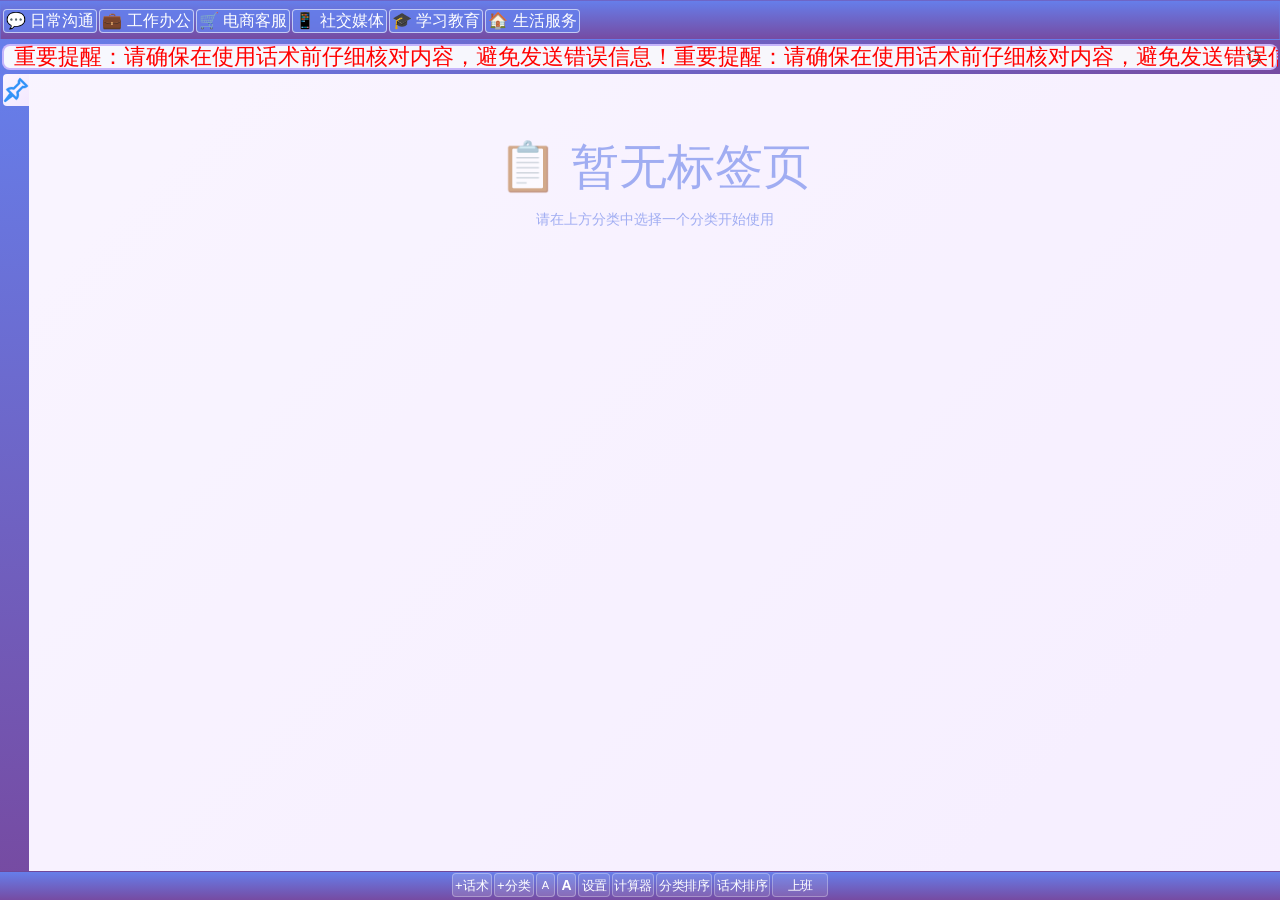
<file: index.html>
<!DOCTYPE html>
<html lang="zh-CN">
<head>
    <meta charset="UTF-8">
    <meta http-equiv="Content-Type" content="text/html; charset=utf-8">
    <meta name="viewport" content="width=device-width, initial-scale=1.0">
    
    <title>卓雅话术助手</title>
    <link rel="stylesheet" href="styles.css?v=20260214-2355">
    <script>
        window.isDesktopApp = true;
    </script>
</head>
<body>
    <!-- 加载提示（启动时显示） -->
    <div id="loadingOverlay" class="loading-overlay">
        <div class="loading-spinner">
            <div class="spinner"></div>
            <p>🚀 正在加载...</p>
        </div>
    </div>

    <!-- 侧边栏标签右键菜单 -->
    <div class="context-menu" id="sidebarTabContextMenu">
        <div class="context-menu-item" data-action="clearMarks">
            <span>清除标记</span>
        </div>
        <div class="context-menu-separator"></div>
        <div class="context-menu-item danger" data-action="deleteUnpinned">
            <span>删除未钉标签</span>
        </div>
        <div class="context-menu-separator"></div>
        <div class="context-menu-item danger" data-action="deleteTab">
            <span>删除标签</span>
        </div>
    </div>

    <!-- 删除标签确认对话框 -->
    <div class="dialog-overlay" id="deleteTabConfirmDialog" style="display: none;">
        <div class="dialog-content" style="width: 200px;">
            <div class="dialog-header">
                <h3>确认删除</h3>
            </div>
            <div class="dialog-body">
                <p>确定要删除这个标签吗？</p>
            </div>
            <div class="dialog-footer">
                <button class="btn-secondary" id="cancelDeleteTab">取消</button>
                <button class="btn-primary" id="confirmDeleteTab">删除</button>
            </div>
        </div>
    </div>

    <!-- 删除浏览器快捷方式确认对话框 -->
    <div class="dialog-overlay" id="deleteBrowserConfirmDialog" style="display: none;">
        <div class="dialog-content" style="width: 200px;">
            <div class="dialog-header">
                <h3>确认删除</h3>
            </div>
            <div class="dialog-body">
                <p>确定要删除这个浏览器快捷方式吗？</p>
            </div>
            <div class="dialog-footer">
                <button class="btn-secondary" id="cancelDeleteBrowser">取消</button>
                <button class="btn-primary" id="confirmDeleteBrowser">删除</button>
            </div>
        </div>
    </div>

    <div class="container">
        <!-- ⚠️ AI注意：顶部标签栏已隐藏（CSS display:none），侧边栏标签栏依赖此区域HTML和JS逻辑，请勿修改或删除！如需恢复，修改 styles.css 中 .customer-tabs-bar 的 display:none 为 display:flex -->
        <div class="customer-tabs-bar">
            <div class="customer-tabs" id="customerTabs">
                <div class="customer-tab active" data-tab-id="1">
                    <span class="tab-label">用户1</span>
                    <button class="tab-close" title="关闭标签">×</button>
                </div>
            </div>
            <button class="add-tab-btn" id="addCustomerTab" title="新建标签">+</button>
        </div>

        <!-- 内容包装器 -->
        <div class="content-wrapper">
            <!-- 左侧分类导航栏 -->
            <div class="sidebar">
            <div class="sidebar-header">
                <div class="font-controls-bar" aria-hidden="true">
                    <!-- header buttons moved to bottom toolbar -->
                </div>
            </div>
            <div class="category-nav" id="categoryNav">
                <!-- 分类导航将在这里动态生成 -->
            </div>
            <div class="sidebar-footer">
                <!-- Buttons moved to bottom spacer for progressive sidebar removal -->
                <div class="sidebar-btn-group" aria-hidden="true"></div>
                <!-- 侧边栏添加标签按钮（已隐藏） -->
                <button class="sidebar-btn" id="addSidebarCustomerTab" title="新建标签" style="display:none">+</button>
            </div>
        </div>

        <!-- 右侧主内容区域 -->
        <div class="main-content">
            <!-- 顶部搜索区域 -->
            <!-- Primary categories (moved from sidebar) - will be populated at runtime -->
            <div id="primaryCategoryTiles" class="subcategory-tabs-container primary-category-tiles" aria-label="一级分类平铺"></div>

            <div class="header">
                <div class="search-box">
                    <input type="text" id="searchInput" placeholder="" aria-label="搜索话术">
                    <button id="searchBtn" class="search-btn" aria-label="搜索" title="搜索（Enter）">
                        <svg width="16" height="16" viewBox="0 0 24 24" fill="none" stroke="currentColor" stroke-width="2" stroke-linecap="round" stroke-linejoin="round">
                            <circle cx="11" cy="11" r="8"></circle>
                            <path d="m21 21-4.35-4.35"></path>
                        </svg>
                    </button>
                    <button id="clearSearch" class="clear-btn" style="display: none;" aria-label="清除搜索" title="清除搜索">✕</button>
                    <!-- 字幕覆盖层：当输入框为空且未聚焦时显示 -->
                    <div class="marquee-overlay" id="searchMarquee" aria-hidden="true" role="presentation">
                        <div class="marquee-interact">
                            <div class="marquee-track" id="marqueeTrack">
                                <span class="marquee-text" id="marqueeText">重要提醒：请确保在使用话术前仔细核对内容，避免发送错误信息！</span>
                                <span class="marquee-text" id="marqueeTextDuplicate">重要提醒：请确保在使用话术前仔细核对内容，避免发送错误信息！</span>
                            </div>
                        </div>
                    </div>
                    <!-- 搜索框弹窗 -->
                    <div id="searchDropdown" class="search-dropdown">
                        <div class="search-dropdown-section search-dropdown-top"></div>
                        <div class="search-dropdown-divider"></div>
                        <div class="search-dropdown-section search-dropdown-bottom"></div>
                    </div>
                </div>
            </div>

            <!-- 标签栏已移除，所有功能在侧边栏 -->

            <!-- 话术列表容器（包含左侧区域和话术列表） -->
            <div class="content-area-wrapper">
                <!-- 左侧区域 -->
                <div class="left-sidebar-area">
                    <!-- 钉住按钮缺口 -->
                    <div class="pin-notch">
                        <button class="pin-float-btn" id="pinFloatBtn">
                            <svg viewBox="0 0 1024 1024" width="26" height="26" style="vertical-align: middle;">
                                <path d="M383.978667 768L110.933333 972.8c-39.466667 29.610667-89.344-20.266667-59.733333-59.733333L256 640.021333l-115.498667-115.477333a42.666667 42.666667 0 0 1 3.413334-63.424 298.133333 298.133333 0 0 1 267.712-54.4l174.570666-174.549333a233.941333 233.941333 0 0 1 50.005334-173.589334 42.666667 42.666667 0 0 1 63.402666-3.413333l269.226667 269.226667a42.666667 42.666667 0 0 1-3.413333 63.402666 233.941333 233.941333 0 0 1-173.589334 50.005334l-174.570666 174.570666a298.133333 298.133333 0 0 1-54.4 267.712 42.666667 42.666667 0 0 1-63.402667 3.413334L384 768.021333z m-67.050667-67.029333L298.666667 725.333333l24.362666-18.261333-6.101333-6.101333z m356.608-463.36a42.666667 42.666667 0 0 1-11.498667 39.381333l-208.704 208.725333a42.666667 42.666667 0 0 1-45.653333 9.6 213.226667 213.226667 0 0 0-169.28 6.442667L522.24 785.6a213.226667 213.226667 0 0 0 6.442667-169.301333 42.666667 42.666667 0 0 1 9.6-45.632l208.725333-208.704a42.666667 42.666667 0 0 1 39.402667-11.498667 149.333333 149.333333 0 0 0 82.666666-5.162667l-190.378666-190.378666a149.333333 149.333333 0 0 0-5.162667 82.666666z" fill="#cc0000" stroke="#cc0000" stroke-width="12" stroke-linecap="round" stroke-linejoin="round"></path>
                            </svg>
                        </button>
                    </div>
                    <!-- 侧边栏客户标签容器 -->
                    <div class="sidebar-customer-tabs" id="sidebarCustomerTabs">
                        <!-- 侧边栏标签将在这里动态生成，与顶部标签完全同步 -->
                    </div>
                    <!-- 侧边栏添加标签按钮（已隐藏） -->
                    <button class="add-tab-btn" id="addSidebarCategoryBtn" title="新建标签" style="display:none">+</button>
                </div>
                <!-- 话术列表 -->
                <div class="tab-content active" id="searchTab">
                    <div class="phrase-list" id="phraseList">
                        <div class="empty-state">
                            <p>😊 暂无话术</p>
                            <p>点击"添加话术"按钮开始使用</p>
                            <button id="emptyAddPhraseBtn" class="btn btn-primary" style="margin-top: 15px;">
                                ➕ 添加话术
                            </button>
                        </div>
                    </div>
                </div>
            </div>

            <!-- 管理标签页（已隐藏，功能已集成到主面板和设置对话框） -->
            <div class="tab-content" id="manageTab" style="display: none;">
                <div class="manage-section">
                    <h3>话术管理</h3>
                    <!-- 这些按钮已移到设置对话框或主面板 -->
                </div>

                <div class="manage-section">
                    <div style="display: flex; justify-content: space-between; align-items: center; margin-bottom: 10px;">
                        <h3 style="margin: 0;">分类管理</h3>
                        <button onclick="cleanOrphanCategories()" class="btn-secondary" style="font-size: 12px; padding: 6px 12px;" title="删除父级已不存在的二级分类">
                            🧹 清理孤儿分类
                        </button>
                    </div>
                    <div class="category-list" id="categoryList">
                        <!-- 分类列表 -->
                    </div>
                </div>

                <div class="manage-section">
                    <h3>设置</h3>
                    <div class="setting-item">
                        <label>
                            <input type="checkbox" id="autoFocusInput">
                            自动聚焦到输入框
                        </label>
                    </div>
                    <div class="setting-item">
                        <label>
                            <input type="checkbox" id="showNotification">
                            显示插入成功提示
                        </label>
                    </div>
                    <div class="setting-item">
                        <label>
                            <input type="checkbox" id="incrementUseCount">
                            自动记录使用次数
                        </label>
                    </div>
                    <div class="setting-item">
                        <label>
                            <input type="checkbox" id="copyOnClick">
                            点击话术复制而不插入（适用于有页面保护的情况）
                        </label>
                    </div>
                    <div class="setting-item">
                        <label>
                            <input type="checkbox" id="showMarquee">
                            显示滚动提醒字幕
                        </label>
                    </div>
                    <div class="setting-item">
                        <label for="marqueeText" style="display: block; margin-bottom: 8px;">字幕内容</label>
                        <input type="text" id="marqueeText" placeholder="请输入字幕内容" style="width: 100%; padding: 8px; border: 1px solid #d0d0d0; border-radius: 4px;" aria-label="字幕内容">
                    </div>
                    <div class="setting-item">
                        <label for="sortMode" style="display: block; margin-bottom: 8px;">话术排序方式</label>
                        <select id="sortMode" style="width: 100%; padding: 8px; border: 1px solid #d0d0d0; border-radius: 4px;" aria-label="话术排序方式">
                            <option value="manual">手动排序（可拖拽调整）</option>
                            <option value="click_count">按点击次数排序</option>
                        </select>
                    </div>
                    
                    <!-- 主题颜色选择器 -->
                    <div class="setting-item">
                        <label style="display: block; margin-bottom: 12px; font-weight: 600;">🎨 主题颜色</label>
                        <div class="theme-selector">
                            <!-- 第一排：浅色渐变主题 -->
                            <div class="theme-row">
                                <div class="theme-color-box" data-theme="purple" title="💜 紫色渐变"></div>
                                <div class="theme-color-box" data-theme="red" title="❤️ 红色渐变"></div>
                                <div class="theme-color-box" data-theme="orange" title="🧡 橙色渐变"></div>
                                <div class="theme-color-box" data-theme="green" title="💚 绿色渐变"></div>
                            </div>
                            <!-- 第二排：高级灰色系 -->
                            <div class="theme-row">
                                <div class="theme-color-box" data-theme="light-gray" title="🖥️ Qt6原生"></div>
                                <div class="theme-color-box" data-theme="metal-gray" title="⚙️ 金属灰"></div>
                                <div class="theme-color-box" data-theme="champagne" title="🌟 香槟金"></div>
                                <div class="theme-color-box" data-theme="cloud-gray" title="☁️ 云雾灰"></div>
                            </div>
                            <!-- 第三排：深色主题 -->
                            <div class="theme-row">
                                <div class="theme-color-box" data-theme="dark-blue" title="🌑 暗黑蓝"></div>
                                <div class="theme-color-box" data-theme="dark-gray" title="🌫️ 暗灰色"></div>
                                <div class="theme-color-box" data-theme="dark-purple" title="🌌 暗紫色"></div>
                                <div class="theme-color-box" data-theme="dark-green" title="🍃 暗绿色"></div>
                            </div>
                        </div>
                    </div>
                </div>

                <div class="manage-section">
                    <h3>关于</h3>
                    <div class="about-info">
                        <p>版本：1.0.0</p>
                        <p>卓雅话术助手浏览器插件</p>
                    </div>
                </div>
            </div>
        </div>
        </div> <!-- 关闭 content-wrapper -->
    </div> <!-- 关闭 container -->

    <!-- 添加/编辑话术对话框 -->
    <div id="phraseDialog" class="dialog-overlay" style="display: none;">
        <div class="dialog">
            <div class="dialog-header">
                <h3 id="dialogTitle">添加话术</h3>
                <button class="close-btn">✕</button>
            </div>
            <div class="dialog-body">
                <!-- 样式设置 - 移到内容编辑框上方 -->
                <div class="form-group">
                    <label style="display: flex; align-items: center; margin-bottom: 8px;">
                        <span style="font-weight: 600;">🎨 文字样式（选中文字后应用）</span>
                    </label>
                    <div class="style-options" style="display: flex; gap: 12px; flex-wrap: wrap; align-items: center;">
                        <div style="display: flex; align-items: center; gap: 6px;">
                            <label for="phraseTextColor" style="font-size: 13px; color: #666;">字体颜色:</label>
                            <div style="position: relative; display: inline-block;">
                                <input type="color" id="phraseTextColor" value="#333333" style="width: 50px; height: 32px; border: 1px solid #ddd; border-radius: 4px; cursor: pointer; opacity: 0; position: absolute; z-index: 2;">
                                <div id="phraseTextColorDisplay" style="width: 50px; height: 32px; border: 1px solid #ddd; border-radius: 4px; background: #333333; position: relative; display: flex; align-items: center; justify-content: center; font-size: 18px; font-weight: bold; color: #dc2626; pointer-events: none; user-select: none;">A</div>
                            </div>
                            <button type="button" id="clearTextColor" style="padding: 4px 8px; font-size: 12px; border: 1px solid #ddd; background: #f5f5f5; border-radius: 4px; cursor: pointer;">清除</button>
                        </div>
                        <div style="display: flex; align-items: center; gap: 6px;">
                            <label for="phraseBgColor" style="font-size: 13px; color: #666;">背景颜色:</label>
                            <div style="position: relative; display: inline-block;">
                                <input type="color" id="phraseBgColor" value="#ffffff" style="width: 50px; height: 32px; border: 1px solid #ddd; border-radius: 4px; cursor: pointer; opacity: 0; position: absolute; z-index: 2;">
                                <div id="phraseBgColorDisplay" style="width: 50px; height: 32px; border: 1px solid #ddd; border-radius: 4px; background: #ffffff; position: relative; display: flex; align-items: center; justify-content: center; font-size: 18px; font-weight: bold; pointer-events: none; user-select: none; color: #eab308;">◼</div>
                            </div>
                            <button type="button" id="clearBgColor" style="padding: 4px 8px; font-size: 12px; border: 1px solid #ddd; background: #f5f5f5; border-radius: 4px; cursor: pointer;">清除</button>
                        </div>
                        <div style="display: flex; align-items: center; gap: 6px;">
                            <label class="feature-option" style="margin: 0; display: flex; align-items: center; gap: 6px;">
                                <input type="checkbox" id="phraseIsBold">
                                <span style="font-size: 13px;">加粗</span>
                            </label>
                        </div>
                    </div>
                    <small style="display: block; margin-top: 8px; color: #999; font-size: 12px;">
                        提示：在下方编辑框中选中文字，然后选择样式属性即可自动应用到选中文字
                    </small>
                </div>
                
                <div class="form-group">
                    <label for="phraseContent">话术内容 *</label>
                    <div id="phraseContent" contenteditable="true" style="min-height: 120px; padding: 10px; border: 1px solid #ddd; border-radius: 4px; background: white; font-size: 14px; line-height: 1.6; outline: none; word-wrap: break-word; white-space: pre-wrap;" aria-label="话术内容"></div>
                </div>
                <div class="form-group">
                    <label for="phraseCategory">分类</label>
                    <div class="custom-select phrase-category-select" id="phraseCategory" role="combobox" aria-expanded="false" aria-haspopup="listbox" aria-label="选择分类">
                        <div class="custom-select-trigger" tabindex="0">
                            <span class="custom-select-value">话术回收</span>
                            <svg class="custom-select-arrow" width="12" height="12" viewBox="0 0 12 12"><path fill="currentColor" d="M6 9L1 4h10z"/></svg>
                        </div>
                        <ul class="custom-select-dropdown" role="listbox">
                            <li class="custom-select-option selected" data-value="1" role="option">话术回收</li>
                        </ul>
                    </div>
                </div>
                <div class="form-group">
                    <label for="phraseTags">标签（用逗号分隔）</label>
                    <input type="text" id="phraseTags" placeholder="例如：问候,客服" aria-label="输入标签">
                    <div class="tag-prefix-option" style="margin-top: 8px;">
                        <label class="feature-option" style="display: flex; align-items: center; gap: 6px; cursor: pointer;">
                            <input type="checkbox" id="tagPrefix">
                            <span>📌 标签前置（标签显示在话术前面）</span>
                        </label>
                    </div>
                </div>
                <div class="form-group">
                    <label for="phraseJumpCategory">跳转设置</label>
                    <div class="custom-select phrase-jump-category-select" id="phraseJumpCategory" role="combobox" aria-expanded="false" aria-haspopup="listbox" aria-label="选择跳转分类">
                        <div class="custom-select-trigger" tabindex="0">
                            <span class="custom-select-value">-- 不跳转 --</span>
                            <svg class="custom-select-arrow" width="12" height="12" viewBox="0 0 12 12"><path fill="currentColor" d="M6 9L1 4h10z"/></svg>
                        </div>
                        <ul class="custom-select-dropdown" role="listbox">
                            <li class="custom-select-option selected" data-value="" role="option">-- 不跳转 --</li>
                        </ul>
                    </div>
                    <small style="display:block;color:#888;margin-top:6px;">选择后将在话术卡片中显示跳转链接，点击可快速跳转到该分类</small>
                </div>

                <!-- 功能选项 -->
                <div class="form-group">
                    <label style="display: flex; align-items: center; margin-bottom: 8px;">
                        <span style="font-weight: 600;">✨ 扩展功能</span>
                    </label>
                    <div class="feature-options">
                        <label class="feature-option">
                            <input type="checkbox" id="enablePlaceholder">
                            <span>📝 启用补全功能</span>
                            <small style="display: block; margin-left: 24px; color: #999; font-size: 12px;">
                                内容含大括号 {自定名称=}时可勾选，点击填写；放入=号点击填写时有计算器可直接填入算式，大括号非补全用途请勿勾选
                            </small>
                        </label>
                        <label class="feature-option">
                            <input type="checkbox" id="enableImages">
                            <span>🖼️ 启用图片功能</span>
                            <small style="display: block; margin-left: 24px; color: #999; font-size: 12px;">
                                可为话术添加图片附件
                            </small>
                        </label>
                        <label class="feature-option">
                            <input type="checkbox" id="disableClickCopy">
                            <span>🚫 关闭点击复制</span>
                            <small style="display: block; margin-left: 24px; color: #999; font-size: 12px;">
                                关闭后卡片无法点击复制，但可以选择文本复制
                            </small>
                        </label>
                        <label class="feature-option">
                            <input type="checkbox" id="enableDescription">
                            <span>📋 说明</span>
                            <small style="display: block; margin-left: 24px; color: #999; font-size: 12px;">
                                可为话术添加使用说明
                            </small>
                        </label>
                        <label class="feature-option">
                            <input type="checkbox" id="enableVariants">
                            <span>➕ 更多</span>
                            <small style="display: block; margin-left: 24px; color: #999; font-size: 12px;">
                                为话术添加子话术（点击更多展开）
                            </small>
                        </label>
                        <label class="feature-option">
                            <input type="checkbox" id="actAsTitle">
                            <span>🏷️ 作为标题</span>
                            <small style="display: block; margin-left: 24px; color: #999; font-size: 12px;">
                                勾选后等效于"关闭点击复制"+"更多"合体：该话术作为标题卡片，点击展开子话术
                            </small>
                        </label>
                        <label class="feature-option" id="actTitleTextEditorRow" style="display:none; margin-left: 24px;">
                            <input type="checkbox" id="actTitleTextEditor">
                            <span>📝 文本编辑器小图标</span>
                            <small style="display: block; margin-left: 24px; color: #999; font-size: 12px;">
                                作为标题话术文本前面显示文本编辑器小图标，点击打开
                            </small>
                        </label>
                    </div>
                </div>
            </div>
            <div class="dialog-footer">
                <button class="btn-secondary">取消</button>
                <button class="btn-primary">保存</button>
            </div>
        </div>
    </div>

    <!-- 添加分类对话框 -->
    <div id="categoryDialog" class="dialog-overlay" style="display: none;">
        <div class="dialog">
            <div class="dialog-header">
                <h3 id="categoryDialogTitle">添加分类</h3>
                <button class="close-btn">✕</button>
            </div>
            <div class="dialog-body">
                <div class="form-group">
                    <label for="categoryName">分类名称 *</label>
                    <input type="text" id="categoryName" placeholder="请输入分类名称..." aria-label="分类名称">
                </div>
                <div class="form-group" id="categoryParentGroup">
                    <label for="categoryParent">父级分类</label>
                    <div class="custom-select category-parent-select" id="categoryParent" role="combobox" aria-expanded="false" aria-haspopup="listbox" aria-label="父级分类">
                        <div class="custom-select-trigger" tabindex="0">
                            <span class="custom-select-value">（无）顶级分类</span>
                            <svg class="custom-select-arrow" width="12" height="12" viewBox="0 0 12 12"><path fill="currentColor" d="M6 9L1 4h10z"/></svg>
                        </div>
                        <ul class="custom-select-dropdown" role="listbox">
                            <li class="custom-select-option selected" data-value="0" role="option">（无）顶级分类</li>
                        </ul>
                    </div>
                    <small style="display:block;color:#888;margin-top:6px;">提示：不能选择"话术回收"作为父级</small>
                </div>
                <div class="form-group">
                    <label style="display: flex; align-items: center; gap: 8px; cursor: pointer;">
                        <input type="checkbox" id="categoryShowTextEditor" style="width: auto; margin: 0;">
                        <span>显示文本编辑按钮</span>
                    </label>
                    <small style="display:block;color:#888;margin-top:6px;">勾选后，该分类在分类列表中会显示文本编辑按钮</small>
                </div>
                <div class="form-group">
                    <label style="display: flex; align-items: center; gap: 8px; cursor: pointer;">
                        <input type="checkbox" id="categoryEnableAlias" style="width: auto; margin: 0;">
                        <span>启用代名词</span>
                    </label>
                    <small style="display:block;color:#888;margin-top:6px;">启用后可通过代名词快速选中该分类</small>
                </div>
                <div class="form-group">
                    <label for="categoryAlias">分类代名词</label>
                    <input type="text" id="categoryAlias" placeholder="例如：kh 或 work" aria-label="分类代名词">
                    <small style="display:block;color:#888;margin-top:6px;">仅支持小写字母（a-z），且全局不能重复</small>
                </div>
                
            </div>
            <div class="dialog-footer">
                <button class="btn-secondary">取消</button>
                <button class="btn-primary" id="categoryDialogSaveBtn">保存</button>
            </div>
        </div>
    </div>

    <!-- 添加/编辑标题对话框 -->
    <div id="titleDialog" class="dialog-overlay" style="display: none;">
        <div class="dialog">
            <div class="dialog-header">
                <h3 id="titleDialogTitle">添加标题</h3>
                <button class="close-btn">✕</button>
            </div>
            <div class="dialog-body">
                <div class="form-group">
                    <label for="titleDialogInput">标题内容 *</label>
                    <input type="text" id="titleDialogInput" placeholder="请输入标题内容..." aria-label="标题内容">
                </div>
                <div class="form-group" style="display: none;">
                    <label for="titleDialogPosition">插入位置</label>
                    <div class="custom-select title-position-select" id="titleDialogPosition" role="combobox" aria-expanded="false" aria-haspopup="listbox" aria-label="选择插入位置">
                        <div class="custom-select-trigger" tabindex="0">
                            <span class="custom-select-value">最后面</span>
                            <svg class="custom-select-arrow" width="12" height="12" viewBox="0 0 12 12"><path fill="currentColor" d="M6 9L1 4h10z"/></svg>
                        </div>
                        <ul class="custom-select-dropdown" role="listbox">
                            <li class="custom-select-option selected" data-value="end" role="option">最后面</li>
                        </ul>
                    </div>
                </div>
                <div class="form-group">
                    <label style="display: flex; align-items: center; gap: 8px; cursor: pointer;">
                        <input type="checkbox" id="titleDialogShowEditor" style="width: auto; margin: 0;">
                        <span>显示文本编辑按钮</span>
                    </label>
                    <small style="display:block;color:#888;margin-top:6px;">勾选后，该标题上会显示文本编辑图标</small>
                </div>
            </div>
            <div class="dialog-footer">
                <button class="btn-secondary">取消</button>
                <button class="btn-primary" id="titleDialogSaveBtn">保存</button>
            </div>
        </div>
    </div>

    <!-- 占位符补全对话框 -->
    <div id="placeholderDialog" class="dialog-overlay" style="display: none;">
        <div class="dialog dialog-large">
            <div class="dialog-header">
                <h3>📝 补全占位符</h3>
                <button class="close-btn" id="closePlaceholderBtn">✕</button>
            </div>
            <div class="dialog-body">
                <div id="placeholderInputs" style="margin-bottom: 16px;">
                    <!-- 动态生成的占位符输入框 -->
                </div>
                
                <label style="font-weight: 600; margin-bottom: 8px; display: block; color: #666;">📋 预览结果（点击复制）：</label>
                <div id="placeholderPreview" 
                     style="padding: 8px 12px; background: #e8f5e9; border-radius: 6px; white-space: pre-wrap; min-height: 60px; cursor: pointer; transition: background 0.2s;">
                </div>
            </div>
        </div>
    </div>

    <!-- 图片管理对话框 -->
    <div id="imagesDialog" class="dialog-overlay" style="display: none;">
        <div class="dialog dialog-large">
            <div class="dialog-header">
                <h3>🖼️ 图片管理 <small style="font-size: 18px; color: #999; font-weight: normal;">（点击图片复制）</small></h3>
                <button class="close-btn" id="closeImagesBtn">✕</button>
            </div>
            <div class="dialog-body" style="padding-bottom: 0;">
                <div class="images-container" id="imagesContainer">
                    <!-- 动态生成的图片列表 -->
                </div>
            </div>
            <div class="dialog-footer" style="display: flex; gap: 10px;">
                <input type="file" id="imageFileInput" accept="image/*" style="display: none;" aria-label="选择图片文件">
                <button class="btn-primary" id="addImageBtn">
                    ➕ 添加图片
                </button>
                <button class="btn-primary" id="pasteImageBtn">
                    📋 粘贴图片
                </button>
            </div>
        </div>
    </div>

    <!-- 说明编辑对话框 -->
    <div id="descriptionDialog" class="dialog-overlay" style="display: none;">
        <div class="dialog dialog-large">
            <div class="dialog-header description-dialog-header">
                <h3>📋 使用说明</h3>
                <button class="close-btn" id="closeDescriptionBtn">✕</button>
            </div>
            <div class="dialog-body description-dialog-body">
                <div id="descriptionContent" contenteditable="true" spellcheck="false" placeholder="请输入这条话术的使用说明..." style="width: 100%; min-height: 300px; padding: 8px; border: 1px solid #ddd; border-radius: 6px; font-size: 14px; font-family: inherit; overflow-y: auto; outline: none;"></div>
            </div>
        </div>
    </div>
    
    <!-- 分类右键菜单 -->
    <div class="context-menu" id="categoryContextMenu">
        <div class="context-menu-item" data-action="addPhrase">
            <span>添加话术</span>
        </div>
        <div class="context-menu-item" data-action="addCategory">
            <span>添加分类</span>
        </div>
        <div class="context-menu-separator"></div>
        <div class="context-menu-item" data-action="editCategory">
            <span>编辑分类</span>
        </div>
        <div class="context-menu-item danger" data-action="deleteCategory">
            <span>删除分类</span>
        </div>
    </div>
    
    <!-- 使用说明右键菜单 -->
    <div class="context-menu" id="descriptionContextMenu">
        <div class="context-menu-label">格式</div>
        <div class="context-menu-row">
            <div class="context-menu-item" data-command="bold" id="descCtxBold">
                <strong>B</strong> <span>加粗</span>
            </div>
            <div class="context-menu-item" data-command="copy" id="descCtxCopy">
                <span>📋 复制</span>
            </div>
        </div>
        <div class="context-menu-row">
            <div class="context-menu-item" data-command="italic" id="descCtxItalic">
                <em>I</em> <span>斜体</span>
            </div>
            <div class="context-menu-item" data-command="paste" id="descCtxPaste">
                <span>📄 粘贴</span>
            </div>
        </div>
        <div class="context-menu-row">
            <div class="context-menu-item" data-command="underline" id="descCtxUnderline">
                <u>U</u> <span>下划线</span>
            </div>
            <div class="context-menu-item" data-command="cut" id="descCtxCut">
                <span>✂️ 剪切</span>
            </div>
        </div>
        <div class="context-menu-separator"></div>
        <div class="context-menu-label">字体</div>
        <div class="context-menu-input-group">
            <label>大小:</label>
            <div class="custom-select ctx-fontsize-select" id="descCtxFontSize" role="combobox" aria-expanded="false">
                <div class="custom-select-trigger" tabindex="0">
                    <span class="custom-select-value">16px</span>
                    <svg class="custom-select-arrow" width="10" height="10" viewBox="0 0 12 12"><path fill="currentColor" d="M6 9L1 4h10z"/></svg>
                </div>
                <ul class="custom-select-dropdown" role="listbox">
                    <li class="custom-select-option" data-value="1" role="option">8px</li>
                    <li class="custom-select-option" data-value="2" role="option">10px</li>
                    <li class="custom-select-option" data-value="3" role="option">12px</li>
                    <li class="custom-select-option" data-value="4" role="option">14px</li>
                    <li class="custom-select-option selected" data-value="5" role="option">16px</li>
                    <li class="custom-select-option" data-value="6" role="option">18px</li>
                    <li class="custom-select-option" data-value="7" role="option">24px</li>
                    <li class="custom-select-option" data-value="8" role="option">32px</li>
                    <li class="custom-select-option" data-value="9" role="option">48px</li>
                </ul>
            </div>
        </div>
        <div class="context-menu-input-group">
            <label>字体:</label>
            <div class="custom-select ctx-fontfamily-select" id="descCtxFontFamily" role="combobox" aria-expanded="false">
                <div class="custom-select-trigger" tabindex="0">
                    <span class="custom-select-value">微软雅黑</span>
                    <svg class="custom-select-arrow" width="10" height="10" viewBox="0 0 12 12"><path fill="currentColor" d="M6 9L1 4h10z"/></svg>
                </div>
                <ul class="custom-select-dropdown" role="listbox">
                    <li class="custom-select-option" data-value="Arial" role="option">Arial</li>
                    <li class="custom-select-option" data-value="Times New Roman" role="option">Times New Roman</li>
                    <li class="custom-select-option" data-value="Courier New" role="option">Courier New</li>
                    <li class="custom-select-option" data-value="Verdana" role="option">Verdana</li>
                    <li class="custom-select-option" data-value="Georgia" role="option">Georgia</li>
                    <li class="custom-select-option" data-value="Palatino" role="option">Palatino</li>
                    <li class="custom-select-option" data-value="Garamond" role="option">Garamond</li>
                    <li class="custom-select-option" data-value="Comic Sans MS" role="option">Comic Sans MS</li>
                    <li class="custom-select-option" data-value="Trebuchet MS" role="option">Trebuchet MS</li>
                    <li class="custom-select-option selected" data-value="Microsoft YaHei" role="option">微软雅黑</li>
                    <li class="custom-select-option" data-value="SimSun" role="option">宋体</li>
                    <li class="custom-select-option" data-value="SimHei" role="option">黑体</li>
                    <li class="custom-select-option" data-value="KaiTi" role="option">楷体</li>
                    <li class="custom-select-option" data-value="FangSong" role="option">仿宋</li>
                </ul>
            </div>
        </div>
        <div class="context-menu-separator"></div>
        <div class="context-menu-label">颜色</div>
        <div class="context-menu-input-group">
            <label>文字:</label>
            <input type="color" id="descCtxTextColor" value="#000000">
        </div>
        <div class="context-menu-input-group">
            <label>背景:</label>
            <input type="color" id="descCtxBgColor" value="#ffffff">
        </div>
        <div class="context-menu-separator"></div>
        <div class="context-menu-item" data-command="removeFormat" id="descCtxRemoveFormat">
            <span>清除格式</span>
        </div>
        <div class="context-menu-item" data-command="toggleLock" id="descCtxToggleLock">
            <span id="descLockMenuIcon">🔒</span> <span id="descLockMenuText">解锁编辑</span>
        </div>
    </div>

    <!-- 内联脚本 -->
    <script>
        // 检查是否在PyWebView环境中，如果是则使用Python的刷新函数
        async function refreshData() {
            try {
                // 首先尝试调用Python暴露的刷新函数
                if (window.pywebview && typeof window.pywebview.api.refresh_app === 'function') {
                    const result = await window.pywebview.api.refresh_app();
                    if (result) {
                        return; // Python刷新成功
                    }
                }
                
                // 如果不是PyWebView环境，则本地刷新数据
                await loadCategories();
                await loadPhrases();
                showToast('✅ 数据已刷新');
            } catch (error) {
                console.error('刷新失败:', error);
                showToast('❌ 刷新失败: ' + error.message, 'error');
            }
        }
        
        // 暴露给全局使用
        window.refreshData = refreshData;
    </script>

    <!-- 设置对话框 -->
    <div id="settingsDialog" class="dialog-overlay" style="display: none;">
        <div class="dialog dialog-large">
            <div class="dialog-header">
                <h3>⚙️ 设置</h3>
                <button class="close-btn" id="closeSettingsBtn">✕</button>
            </div>
            <div class="dialog-body">
                <!-- 简化的设置页面 -->
                
                <!-- 搜索框字幕设置 -->
                <div class="setting-item" style="padding: 8px 0;">
                    <label style="display: flex; align-items: center; cursor: pointer;">
                        <input type="checkbox" id="searchMarqueeToggle" style="margin-right: 8px;">
                        <span>📺 显示搜索框字幕</span>
                    </label>
                </div>
                <div class="setting-item" style="padding: 8px 0;">
                    <button id="editSearchMarqueeBtn" class="action-btn" style="width: auto; padding: 6px 12px; font-size: 12px;">
                        ✏️ 编辑字幕内容
                    </button>
                </div>

                <!-- 标题卡片折叠开关 -->
                <div class="setting-item" style="padding: 8px 0;">
                    <label style="display: flex; align-items: center; cursor: pointer;">
                        <input type="checkbox" id="enableTitleCollapse" style="margin-right: 8px;" disabled title="已废弃：标题功能已舍弃，改用「作为标题」子话术方案">
                        <span>🧩 标题卡片可折叠（已禁用）</span>
                    </label>
                </div>

                <!-- 复制后自动聚焦（best-effort，仅在本应用内） -->
                <div class="setting-item" style="padding: 8px 0; display: none;">
                    <label style="display: flex; align-items: center; cursor: pointer;">
                        <input type="checkbox" id="autoFocusAfterCopy" style="margin-right: 8px;">
                        <span>🎯 复制后尝试自动粘贴到上次外部输入框（尽力而为）</span>
                    </label>
                </div>

                <!-- 二级分类显示模式 -->
                <div class="setting-item" style="padding: 8px 0; margin-top: 10px; border-top: 1px solid #e0e0e0;">
                    <label style="display: block; margin-bottom: 8px; font-weight: 600;">📂 二级分类显示模式</label>
                    <!-- ⚠️ PyQt 桌面版：弹层模式为历史遗留方案，目前仅保留禁用选项作兼容提示，实际只优化和使用“平铺模式（tabs）” -->
                    <div style="display: flex; flex-direction: column; gap: 6px;">
                    <label id="subcategoryPopoverLabel" style="display: flex; align-items: center; cursor: not-allowed; opacity: 0.65;" title="已禁用（保持现状）">
                        <input type="radio" name="subcategoryMode" value="popover" id="subcategoryModePopover" style="margin-right: 8px;" disabled aria-disabled="true">
                        <span>弹层模式（悬停显示）</span>
                    </label>
                        <label style="display: flex; align-items: center; cursor: pointer;">
                            <input type="radio" name="subcategoryMode" value="tabs" id="subcategoryModeTabs" style="margin-right: 8px;">
                            <span>平铺模式（顶部标签）</span>
                        </label>
                    </div>
                </div>
                
                <!-- 限制二级分类容器高度开关 -->
                <div class="setting-item" style="padding: 8px 0; margin-top: 8px;">
                    <label style="display: flex; align-items: center; cursor: pointer;">
                        <input type="checkbox" id="limitSubcategoryHeight" style="margin-right: 8px;">
                        <span>📏 限制二级分类容器高度（超出显示右侧滚动条）</span>
                    </label>
                </div>
                
                <!-- 主题颜色选择器 -->
                <div class="setting-item" style="margin-top: 10px; padding-top: 10px; border-top: 1px solid #e0e0e0;">
                    <label style="display: block; margin-bottom: 8px; font-weight: 600;">🎨 主题颜色</label>
                    <div class="theme-selector">
                        <!-- 第一排：浅色渐变主题 -->
                        <div class="theme-row">
                            <div class="theme-color-box" data-theme="purple" title="💜 紫色渐变"></div>
                            <div class="theme-color-box" data-theme="red" title="❤️ 红色渐变"></div>
                            <div class="theme-color-box" data-theme="orange" title="🧡 橙色渐变"></div>
                            <div class="theme-color-box" data-theme="green" title="💚 绿色渐变"></div>
                        </div>
                        <!-- 第二排：高级灰色系 -->
                        <div class="theme-row">
                            <div class="theme-color-box" data-theme="light-gray" title="🖥️ Qt6原生"></div>
                            <div class="theme-color-box" data-theme="metal-gray" title="⚙️ 金属灰"></div>
                            <div class="theme-color-box" data-theme="champagne" title="🌟 香槟金"></div>
                            <div class="theme-color-box" data-theme="cloud-gray" title="☁️ 云雾灰"></div>
                        </div>
                        <!-- 第三排：深色主题 -->
                        <div class="theme-row">
                            <div class="theme-color-box" data-theme="dark-blue" title="🌑 暗黑蓝"></div>
                            <div class="theme-color-box" data-theme="dark-gray" title="🌫️ 暗灰色"></div>
                            <div class="theme-color-box" data-theme="dark-purple" title="🌌 暗紫色"></div>
                            <div class="theme-color-box" data-theme="dark-green" title="🍃 暗绿色"></div>
                        </div>
                    </div>
                </div>
                
                <!-- 第二数据库备份 -->
                <div class="setting-item" style="margin-top: 8px; padding-top: 8px; border-top: 1px solid #e0e0e0;">
                    <label style="display: block; margin-bottom: 5px; font-weight: 600; font-size: 13px;">💾 第二数据库备份</label>
                    
                    <!-- 启用备份复选框 -->
                    <div class="setting-item" style="padding: 8px 0;">
                        <label style="display: flex; align-items: center; cursor: pointer;">
                            <input type="checkbox" id="enableSecondBackup" style="margin-right: 8px;">
                            <span>🔄 启用第二数据库备份</span>
                        </label>
                    </div>
                    
                    <!-- 备份路径设置（默认隐藏） -->
                    <div id="secondBackupSettings" style="display: none; margin-top: 8px; padding: 8px; background: #f8f9fa; border-radius: 4px; border: 1px solid #e0e0e0;">
                        <div style="margin-bottom: 8px;">
                            <label style="display: block; margin-bottom: 4px; font-size: 12px; font-weight: 500;">备份路径：</label>
                            <div style="display: flex; gap: 8px; align-items: stretch;">
                                <input type="text" id="secondBackupPath" placeholder="请选择备份文件夹..."
                                    style="flex: 1; height: 31px; padding: 6px 8px; border: 1px solid #ccc; border-radius: 3px; font-size: 12px; font-family: monospace;"
                                    readonly>
                                <button id="browseBackupPathBtn" class="action-btn" style="width: auto; height: 31px; padding: 6px 12px; font-size: 12px; white-space: nowrap;">
                                    📁
                                </button>
                            </div>
                        </div>
                        <div style="margin-bottom: 8px;">
                            <label style="display: block; margin-bottom: 4px; font-size: 12px; font-weight: 500;">最大备份数量：</label>
                            <div style="display: flex; align-items: center; gap: 8px;">
                                <input type="number" id="maxBackupCount" min="1" max="50" value="10"
                                    style="width: 80px; height: 31px; padding: 6px 8px; border: 1px solid #ccc; border-radius: 3px; font-size: 12px; text-align: center;">
                                <span style="font-size: 11px; color: #666;">个（超过自动删除最老的备份）</span>
                            </div>
                        </div>
                        <div style="font-size: 11px; color: #666; line-height: 1.5;">
                            💡 轮转备份：每次话术变化时自动创建新备份，保留最近的 N 个备份，永不覆盖历史备份。<br>
                            📁 建议备份到与应用不同的磁盘分区，避免磁盘损坏时数据一起丢失！
                        </div>
                    </div>
                </div>
                
                <!-- 数据管理 -->
                <div class="setting-item" style="margin-top: 8px; padding-top: 8px; border-top: 1px solid #e0e0e0;">
                    <label style="display: block; margin-bottom: 5px; font-weight: 600; font-size: 13px;">📦 数据管理</label>
                    <div style="display: flex; flex-direction: column; gap: 3px; align-items: flex-start;">
                        <button id="importBtn" class="action-btn" style="width: auto; padding: 4px 10px; font-size: 12px;" title="从 JSON/CSV 文件导入话术（含分类、富文本、变形话术、文本编辑器内容等）">
                            📥 导入话术
                        </button>
                        <button id="exportBtn" class="action-btn" style="width: auto; padding: 4px 10px; font-size: 12px;" title="导出所有话术到 JSON 文件（完整数据，可跨机器迁移）">
                            📤 导出话术
                        </button>
                        <button id="importBackupBtn" class="action-btn" style="width: auto; padding: 4px 10px; font-size: 12px;" title="从备份文件夹恢复所有数据（话术、分类、设置）">
                            📂 导入备份数据
                        </button>
                        <button id="usageLogBtn" class="action-btn" style="width: auto; padding: 4px 10px; font-size: 12px;">
                            📊 查看使用日志
                        </button>
                        <button id="viewAllSubcategoriesBtn" class="action-btn" onclick="viewAllSubcategories()" style="width: auto; padding: 4px 10px; font-size: 12px;" title="查看数据库中所有二级分类及其父级关系">
                            📋 查看所有二级分类
                        </button>
                        <button id="batchDeleteCategoriesBtn" class="action-btn" onclick="promptBatchDeleteCategories()" style="width: auto; padding: 4px 10px; font-size: 12px; color: #d14343;" title="输入分类ID进行批量删除（会级联删除分类及其所有话术）">
                            🗑️ 批量删除分类
                        </button>
                        <button id="recycleBinBtn" class="action-btn" style="width: auto; padding: 4px 10px; font-size: 12px;" title="查看和管理已删除的话术">
                            🗑️ 话术回收站
                        </button>
                    </div>
                </div>
                
                <!-- 版本信息 -->
                <div class="setting-item" style="margin-top: 8px; padding-top: 6px; border-top: 1px solid #e0e0e0;">
                    <div style="color: #888; font-size: 11px; font-weight: 400;">
                        卓雅客服助手 v5.0
                    </div>
                </div>
            </div>
        </div>
    </div>

    <!-- 搜索框字幕编辑对话框 -->
    <div id="searchMarqueeDialog" class="dialog-overlay" style="display: none;">
        <div class="dialog">
            <div class="dialog-header">
                <h3>✏️ 编辑搜索框字幕</h3>
                <button class="close-btn" id="closeSearchMarqueeBtn">✕</button>
            </div>
            <div class="dialog-body">
                <div class="form-group">
                    <label for="searchMarqueeContent">字幕内容（多行用换行分隔）</label>
                    <textarea id="searchMarqueeContent" style="width: 100%; min-height: 120px; padding: 8px; border: 1px solid #ddd; border-radius: 4px; font-size: 14px; resize: vertical;" placeholder="请输入字幕内容，每行一条"></textarea>
                </div>
            </div>
            <div class="dialog-footer">
                <button class="btn-secondary" id="cancelSearchMarqueeBtn">取消</button>
                <button class="btn-primary" id="saveSearchMarqueeBtn">保存</button>
            </div>
        </div>
    </div>

    <!-- 使用日志对话框 -->
    <div id="usageLogDialog" class="dialog-overlay" style="display: none;">
        <div class="dialog dialog-large" style="max-width: 900px;">
            <div class="dialog-header">
                <h3>📊 使用日志</h3>
                <button class="close-btn" id="closeUsageLogBtn">✕</button>
            </div>
            <div class="dialog-body" style="padding: 16px;">
                <div id="usageLogContent" style="font-family: 'Courier New', monospace; font-size: 12px; line-height: 1.6; white-space: pre-wrap; background: #f5f5f5; padding: 16px; border-radius: 6px; max-height: 60vh; overflow-y: auto; color: #333;"></div>
            </div>
            <div class="dialog-footer" style="padding: 12px 16px; border-top: 1px solid #e0e0e0; display: flex; justify-content: flex-end; gap: 8px;">
                <button class="btn-secondary" id="clearUsageLogBtn" style="color: #d14343;">🧹 清除日志</button>
                <button class="btn-secondary" id="copyUsageLogBtn">📋 复制日志</button>
                <button class="btn-secondary" id="closeUsageLogBtn2">关闭</button>
            </div>
        </div>
    </div>

    <!-- 计算器弹窗 -->
    <div id="calculatorModal" class="dialog-overlay" style="display: none;">
        <div class="calculator-container">
            <div class="calculator-header">
                <span class="calculator-title">🧮 计算器</span>
            </div>
            <div class="calculator-display">
                <div class="calculator-history" id="calculatorHistory"></div>
                <div class="calculator-expression" id="calculatorExpression">0</div>
            </div>
            <div class="calculator-buttons">
                <button class="calc-btn calc-function" data-action="clear">AC</button>
                <button class="calc-btn calc-function" data-action="backspace">⌫</button>
                <button class="calc-btn calc-function" data-value="%">%</button>
                <button class="calc-btn calc-operator" data-value="/">÷</button>
                
                <button class="calc-btn calc-number" data-value="7">7</button>
                <button class="calc-btn calc-number" data-value="8">8</button>
                <button class="calc-btn calc-number" data-value="9">9</button>
                <button class="calc-btn calc-operator" data-value="*">x</button>
                
                <button class="calc-btn calc-number" data-value="4">4</button>
                <button class="calc-btn calc-number" data-value="5">5</button>
                <button class="calc-btn calc-number" data-value="6">6</button>
                <button class="calc-btn calc-operator" data-value="-">−</button>
                
                <button class="calc-btn calc-number" data-value="1">1</button>
                <button class="calc-btn calc-number" data-value="2">2</button>
                <button class="calc-btn calc-number" data-value="3">3</button>
                <button class="calc-btn calc-operator" data-value="+">+</button>
                
                <button class="calc-btn calc-number calc-zero" data-value="0">0</button>
                <button class="calc-btn calc-number" data-value=".">.</button>
                <button class="calc-btn calc-equals" data-action="equals">=</button>
            </div>
        </div>
    </div>

    <!-- 通用右键菜单 -->
    <div id="universalContextMenu" class="context-menu">
        <!-- 右键菜单内容将在这里动态生成 -->
    </div>

    <!-- 上班弹窗（上拉弹窗） -->
    <div id="workPopover" class="work-popover">
        <div class="work-popover-content">
            <div class="work-popover-header">
                <span class="work-popover-title">浏览器快捷方式</span>
                <button id="closeWorkPopover" class="work-popover-close">×</button>
            </div>
            <div class="work-popover-list" id="workBrowserList">
                <!-- 浏览器快捷方式列表将在这里动态生成 -->
            </div>
            <div class="work-popover-footer">
                <button id="addBrowserBtn" class="work-popover-add-btn">
                    <span class="work-popover-add-icon">+</span>
                    <span class="work-popover-add-text">添加谷歌浏览器</span>
                </button>
                <button id="setDefaultUrlBtn" class="work-popover-add-btn" onclick="showSetDefaultUrlDialog(); closeWorkPopover();">
                    <span class="work-popover-add-icon">🔗</span>
                    <span class="work-popover-add-text">修改默认网址</span>
                </button>
            </div>
        </div>
    </div>

    <!-- 设置默认网址弹窗 -->
    <div id="setDefaultUrlDialog" class="dialog-overlay" style="display: none;">
        <div class="dialog">
            <div class="dialog-header">
                <h3>🔗 修改上班默认网址</h3>
                <button class="close-btn" onclick="closeSetDefaultUrlDialog()">✕</button>
            </div>
            <div class="dialog-body">
                <div class="form-group">
                    <label for="defaultUrlInput">默认网址</label>
                    <input type="text" id="defaultUrlInput" style="width: 100%; padding: 8px; border: 1px solid #ddd; border-radius: 4px; font-size: 14px;" placeholder="请输入网址，如 https://www.baidu.com">
                </div>
                <div style="font-size: 12px; color: #666; margin-top: 8px;">
                    💡 设置后，点击上班按钮将直接打开此网址。默认为百度。
                </div>
            </div>
            <div class="dialog-footer">
                <button class="btn-secondary" onclick="resetDefaultUrl()">恢复默认</button>
                <button class="btn-secondary" onclick="closeSetDefaultUrlDialog()">取消</button>
                <button class="btn-primary" onclick="saveDefaultUrl()">保存</button>
            </div>
        </div>
    </div>

    <!-- 加载脚本 -->
    <!-- 底部留白区域（应用底部黏贴行，高36px，背景与侧栏一致） -->
    <div id="appBottomSpacer" class="app-bottom-spacer" aria-hidden="true">
        <div class="bottom-btns" role="toolbar" aria-label="底部工具栏">
            <div class="bottom-btns-inner" style="display:flex; padding-left:0;">
                <button id="addPhraseQuickBtn" class="font-size-btn font-text-btn" title="快速添加话术">
                    <span class="font-text">+话术</span>
                </button>
                <button id="settingsQuickBtn" class="font-size-btn font-text-btn" title="添加分类">
                    <span class="font-text">+分类</span>
                </button>
                <button id="fontDecreaseBtn" class="font-size-btn font-decrease" title="缩小字体">
                    <span class="font-icon">A</span>
                </button>
                <button id="fontIncreaseBtn" class="font-size-btn font-increase" title="放大字体">
                    <span class="font-icon">A</span>
                </button>
                <button id="addCategorySidebarBtn" class="sidebar-btn sidebar-btn-half" title="打开设置">
                    <span class="btn-label">设置</span>
                </button>
                <button id="calculatorBtn" class="sidebar-btn sidebar-btn-half" title="计算器">
                    <span class="btn-label">计算器</span>
                </button>
                <button id="toggleCategorySortModeBtn" class="sidebar-btn" title="点击进入分类排序模式">
                    <span class="btn-icon" aria-hidden="true">☰</span>
                    <span class="btn-label">分类排序</span>
                </button>
                <button id="toggleSortModeBtn" class="sidebar-btn" title="点击进入排序模式">
                    <span class="btn-icon" aria-hidden="true">☰</span>
                    <span class="btn-label">话术排序</span>
                </button>
                <!-- 公告解读按钮已隐藏，保留代码 -->
                <button id="announcementBtn" class="sidebar-btn" style="display: none;">
                    <span class="btn-label">公告解读</span>
                </button>
                <!-- 模式切换按钮 -->
                <button id="modeSwitchBtn" class="sidebar-btn" title="切换操作模式">
                    <span class="btn-label" id="modeSwitchBtnLabel">点击模式</span>
                </button>
                <!-- 上班按钮 -->
                <button id="workBtn" class="sidebar-btn" title="上班">
                    <span class="btn-label">上班</span>
                </button>
            </div>
        </div>
    </div>
    
    <script src="db.js?v=20251112-2303"></script>
    <script src="app.js?v=20250503-0210"></script>
    <script>
        // Robust mover: watch #categoryNav for children and move them into #primaryCategoryTiles.
        // Uses MutationObserver + retry loop to catch dynamic rendering by app.js.
        (function(){
            function movePrimaryTilesOnce(){
                try {
                    var src = document.getElementById('categoryNav');
                    var dst = document.getElementById('primaryCategoryTiles');
                    if (!src || !dst) return false;
                    if (!src.firstChild) return false;
                    // Move all child nodes (preserve event listeners)
                    while (src.firstChild) {
                        dst.appendChild(src.firstChild);
                    }
                    // Preserve 'has-active' if present on src
                    if (src.classList.contains('has-active')) dst.classList.add('has-active');
                    console.log('[zhuoya-move] moved primary categories to top tiles');
                    return true;
                } catch (e) {
                    console.error('[zhuoya-move-error]', e);
                    return false;
                }
            }

            function observeAndRetry(){
                var src = document.getElementById('categoryNav');
                var dst = document.getElementById('primaryCategoryTiles');
                if (!dst) return;
                // Try immediate move first (in case items already present)
                if (movePrimaryTilesOnce()) return;

                // MutationObserver to catch future renders into #categoryNav
                if (src) {
                    var mo = new MutationObserver(function(muts){
                        if (movePrimaryTilesOnce()) {
                            // optional: disconnect after successful move to avoid repeatedly moving
                        }
                    });
                    try { mo.observe(src, { childList: true }); } catch (e) {}
                }

                // Retry loop as fallback (10 attempts)
                var attempts = 0;
                var iv = setInterval(function(){
                    attempts++;
                    if (movePrimaryTilesOnce() || attempts >= 10) {
                        clearInterval(iv);
                    }
                }, 300);
            }

            if (document.readyState === 'loading') {
                document.addEventListener('DOMContentLoaded', observeAndRetry);
            } else {
                observeAndRetry();
            }
        })();

        // 悬浮按钮点击切换颜色
        (function() {
            var pinBtn = document.getElementById('pinFloatBtn');
            if (pinBtn) {
                pinBtn.addEventListener('click', function() {
                    var svgPath = pinBtn.querySelector('path');
                    if (svgPath) {
                        var fill = svgPath.getAttribute('fill');
                        // 切换按钮颜色
                        if (fill === '#cc0000') {
                            // 切换到蓝色
                            svgPath.setAttribute('fill', '#007CF7');
                            svgPath.setAttribute('stroke', '#007CF7');
                            if (typeof updateCurrentTabPinState === 'function') {
                                updateCurrentTabPinState(false);
                            }
                        } else {
                            // 切换到红色
                            svgPath.setAttribute('fill', '#cc0000');
                            svgPath.setAttribute('stroke', '#cc0000');
                            if (typeof updateCurrentTabPinState === 'function') {
                                updateCurrentTabPinState(true);
                            }
                        }
                    }
                });
            }
        })();
    </script>
</body>
</html>
</file>
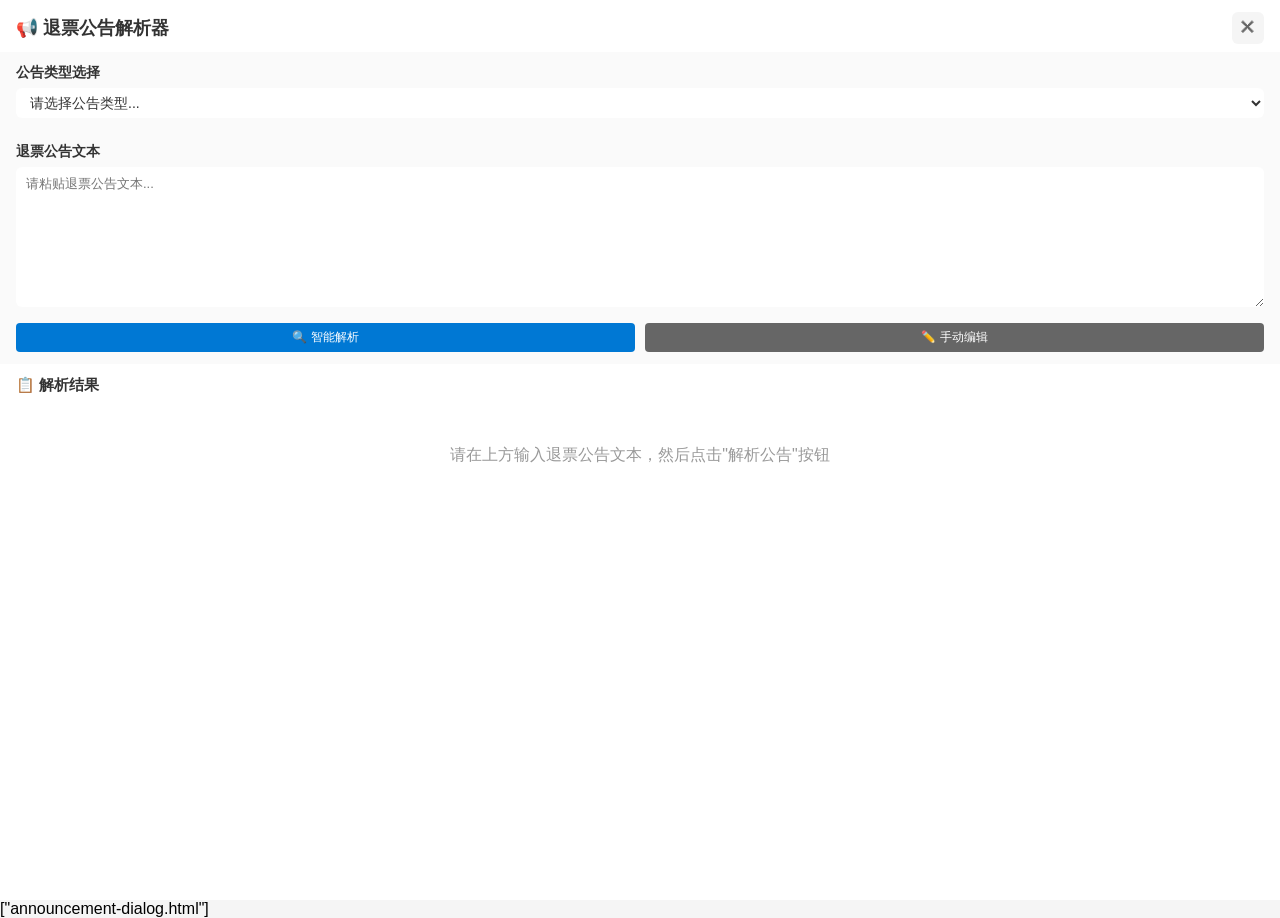
<file: announcement-dialog.html>
<!DOCTYPE html>
<html lang="zh-CN">
<head>
    <meta charset="UTF-8">
    <meta name="viewport" content="width=device-width, initial-scale=1.0">
    <title>公告解读</title>
    <!-- 立即应用防闪烁样式，在页面渲染前就生效 -->
    <style id="anti-flash-style">
        /* 立即禁用所有元素的边框和轮廓 - 最高优先级 */
        * {
            border: none !important;
            outline: none !important;
            box-shadow: none !important;
        }
        *:hover, *:focus, *:active, *:focus-visible, *:focus-within {
            border: none !important;
            outline: none !important;
            box-shadow: none !important;
        }
        /* 右键菜单允许显示边框 */
        .context-menu, .context-menu:hover, .context-menu:focus, .context-menu:active {
            border: 0.5px solid #c0c0c0 !important;
            box-shadow: 0 4px 12px rgba(0, 0, 0, 0.15) !important;
        }
        /* 暗色主题右键菜单边框 */
        body.dark-theme .context-menu, body.dark-theme .context-menu:hover, body.dark-theme .context-menu:focus, body.dark-theme .context-menu:active {
            border: 0.5px solid #7a8a9f !important;
            box-shadow: 0 4px 12px rgba(0, 0, 0, 0.15) !important;
        }
        /* 右键菜单内部元素不显示边框 */
        .context-menu * {
            border: none !important;
            outline: none !important;
            box-shadow: none !important;
        }
    </style>
    <style>
        * {
            margin: 0;
            padding: 0;
            box-sizing: border-box;
        }

        body {
            font-family: -apple-system, BlinkMacSystemFont, 'Segoe UI', 'Microsoft YaHei', sans-serif;
            background: #f5f5f5;
            overflow: hidden;
            border: 0 !important;
            margin: 0;
            padding: 0;
            outline: none !important;
            box-shadow: none !important;
        }

        .announcement-container {
            width: 100%;
            height: 100vh;
            background: #ffffff;
            display: flex;
            flex-direction: column;
            overflow: hidden;
            border: 0 !important;
            margin: 0;
            padding: 0;
            outline: none !important;
            box-shadow: none !important;
        }

        .announcement-header {
            padding: 12px 16px 8px 16px;
            border-bottom: 1px solid #e0e0e0;
            display: flex;
            justify-content: space-between;
            align-items: center;
            background: white;
        }

        .announcement-title {
            font-size: 18px;
            font-weight: 600;
            color: #333;
        }

        .close-btn {
            background: #f5f5f5;
            border: 1px solid #ddd;
            border-radius: 6px;
            width: 32px;
            height: 32px;
            display: flex;
            align-items: center;
            justify-content: center;
            cursor: pointer;
            font-size: 18px;
            color: #666;
            transition: all 0.2s;
        }

        .close-btn:hover {
            background: #e5e5e5;
            border-color: #ccc;
        }

        .announcement-content {
            flex: 1;
            display: flex;
            flex-direction: column;
            overflow: hidden;
        }

        .input-section {
            padding: 12px 16px;
            border-bottom: 1px solid #e0e0e0;
            background: #fafafa;
        }

        .input-label {
            font-size: 14px;
            font-weight: 600;
            color: #333;
            margin-bottom: 6px;
            display: block;
        }

        .input-textarea {
            width: 100%;
            height: 140px;
            padding: 8px 10px;
            border: 1px solid #ddd;
            border-radius: 6px;
            font-family: inherit;
            font-size: 13px;
            line-height: 1.4;
            resize: vertical;
            outline: none;
            transition: border-color 0.2s;
        }

        .input-textarea:focus {
            border-color: #0078d4;
        }

        .input-select {
            width: 100%;
            padding: 6px 10px;
            border: 1px solid #ddd;
            border-radius: 6px;
            font-family: inherit;
            font-size: 14px;
            color: #333;
            background: white;
            outline: none;
            transition: border-color 0.2s;
            margin-bottom: 10px;
        }

        .input-select:focus {
            border-color: #0078d4;
        }

        .button-row {
            display: flex;
            gap: 10px;
            margin-top: 12px;
        }

        .button-row .parse-btn {
            flex: 1;
        }

        .parse-btn {
            padding: 6px 12px;
            background: #0078d4;
            color: white;
            border: none;
            border-radius: 4px;
            font-size: 12px;
            cursor: pointer;
            transition: background-color 0.2s;
        }

        .parse-btn:hover {
            background: #106ebe;
        }

        .parse-btn:disabled {
            background: #ccc;
            cursor: not-allowed;
        }

        .result-section {
            flex: 1;
            padding: 12px 16px;
            overflow-y: auto;
            background: white;
        }

        .result-title {
            font-size: 15px;
            font-weight: 600;
            color: #333;
            margin-bottom: 10px;
        }

        .result-item {
            margin-bottom: 12px;
            padding: 10px;
            border: 1px solid #e0e0e0;
            border-radius: 6px;
            background: #fafafa;
        }

        .result-item-title {
            font-size: 13px;
            font-weight: 600;
            color: #0078d4;
            margin-bottom: 6px;
        }

        .result-item-content {
            font-size: 13px;
            color: #555;
            line-height: 1.5;
        }

        .status-badge {
            display: inline-block;
            padding: 4px 8px;
            border-radius: 12px;
            font-size: 11px;
            font-weight: 600;
            text-transform: uppercase;
        }

        .status-can-refund {
            background: #d4edda;
            color: #155724;
        }

        .status-no-refund {
            background: #f8d7da;
            color: #721c24;
        }

        .time-countdown {
            background: #fff3cd;
            color: #856404;
            padding: 6px 10px;
            border-radius: 6px;
            margin-top: 8px;
            font-size: 12px;
        }

        .loading {
            text-align: center;
            padding: 40px;
            color: #666;
        }

        .empty-state {
            text-align: center;
            padding: 40px;
            color: #999;
        }

        /* 滚动条样式 */
        .result-section::-webkit-scrollbar {
            width: 8px;
        }

        .result-section::-webkit-scrollbar-thumb {
            background: #ccc;
            border-radius: 4px;
        }

        .result-section::-webkit-scrollbar-thumb:hover {
            background: #aaa;
        }

        /* 暗色主题支持 */
        body.dark-theme {
            background: #1e1e1e;
        }

        body.dark-theme .announcement-container {
            background: #2d2d2d;
        }

        body.dark-theme .announcement-header,
        body.dark-theme .result-section {
            background: #2d2d2d;
            border-color: #404040;
        }

        body.dark-theme .announcement-title {
            color: #e0e0e0;
        }

        body.dark-theme .input-section {
            background: #252525;
        }

        body.dark-theme .input-label {
            color: #e0e0e0;
        }

        body.dark-theme .input-textarea {
            background: #3a3a3a;
            border-color: #555;
            color: #e0e0e0;
        }

        body.dark-theme .input-textarea:focus {
            border-color: #0078d4;
        }

        body.dark-theme .result-item {
            background: #252525;
            border-color: #404040;
        }

        body.dark-theme .result-item-title {
            color: #4dabf7;
        }

        body.dark-theme .result-item-content {
            color: #cccccc;
        }

        body.dark-theme .close-btn {
            background: #404040;
            border-color: #555;
            color: #cccccc;
        }

        body.dark-theme .close-btn:hover {
            background: #4a4a4a;
        }

        /* 手动编辑模式样式 */
        .manual-editor {
            max-width: 600px;
        }

        .manual-section {
            margin-bottom: 12px;
        }

        .manual-section label {
            display: block;
            font-size: 13px;
            font-weight: 600;
            color: #333;
            margin-bottom: 6px;
        }

        .manual-section select,
        .manual-section textarea {
            width: 100%;
            padding: 6px 10px;
            border: 1px solid #ddd;
            border-radius: 6px;
            font-family: inherit;
            font-size: 13px;
            color: #333;
            outline: none;
            transition: border-color 0.2s;
        }

        .manual-section select:focus,
        .manual-section textarea:focus {
            border-color: #0078d4;
        }

        .manual-section textarea {
            resize: vertical;
            min-height: 80px;
        }

        /* 暗色主题 */
        body.dark-theme .manual-section label {
            color: #e0e0e0;
        }

        body.dark-theme .manual-section select,
        body.dark-theme .manual-section textarea {
            background: #3a3a3a;
            border-color: #555;
            color: #e0e0e0;
        }

        body.dark-theme .manual-section select:focus,
        body.dark-theme .manual-section textarea:focus {
            border-color: #0078d4;
        }
    </style>
</head>
<body>
    <div class="announcement-container">
        <div class="announcement-header">
            <div class="announcement-title">📢 退票公告解析器</div>
            <button class="close-btn" onclick="closeDialog()">✕</button>
        </div>

        <div class="announcement-content">
            <div class="input-section">
                <label class="input-label">公告类型选择</label>
                <select class="input-select" id="announcementType" onchange="onTypeChange()">
                    <option value="">请选择公告类型...</option>
                    <option value="refund">退票规则公告</option>
                    <option value="change">演出变更公告</option>
                    <option value="cancel">演出取消公告</option>
                    <option value="delay">演出延期公告</option>
                    <option value="other">其他公告</option>
                </select>

                <label class="input-label" style="margin-top: 15px;">退票公告文本</label>
                <textarea
                    class="input-textarea"
                    id="announcementInput"
                    placeholder="请粘贴退票公告文本..."
                ></textarea>

                <div class="button-row">
                    <button class="parse-btn" id="parseBtn" onclick="parseAnnouncement()">🔍 智能解析</button>
                    <button class="parse-btn" id="manualBtn" onclick="showManualMode()" style="background: #666;">✏️ 手动编辑</button>
                </div>
            </div>

            <div class="result-section">
                <div class="result-title">📋 解析结果</div>
                <div id="resultsContainer">
                    <div class="empty-state">
                        请在上方输入退票公告文本，然后点击"解析公告"按钮
                    </div>
                </div>
            </div>
        </div>
    </div>

    <script>
        // 全局错误处理
        window.addEventListener('error', function(event) {
            console.error('[LOG] 全局错误捕获:', event.error);
            console.error('[LOG] 错误信息:', event.message);
            console.error('[LOG] 错误文件:', event.filename);
            console.error('[LOG] 错误行号:', event.lineno);
            return true;
        });

        window.addEventListener('unhandledrejection', function(event) {
            console.error('[LOG] 未处理的 Promise 拒绝:', event.reason);
            event.preventDefault();
        });

        // 关闭对话框函数
        function closeDialog() {
            if (window.pythonBridge && typeof window.pythonBridge.closeWindow === 'function') {
                window.pythonBridge.closeWindow();
            } else {
                window.close();
            }
        }

        // 公告类型改变处理
        function onTypeChange() {
            const type = document.getElementById('announcementType').value;
            const textarea = document.getElementById('announcementInput');

            // 根据类型更新占位符
            const placeholders = {
                'refund': '请粘贴退票规则公告文本，包含退票时间、手续费等信息...',
                'change': '请粘贴演出变更公告文本，包含变更内容、退票政策等信息...',
                'cancel': '请粘贴演出取消公告文本，包含退票政策等信息...',
                'delay': '请粘贴演出延期公告文本，包含新时间、退票政策等信息...',
                'other': '请粘贴其他类型公告文本...'
            };

            textarea.placeholder = placeholders[type] || '请粘贴退票公告文本...';
        }

        // 显示手动编辑模式
        function showManualMode() {
            const resultsContainer = document.getElementById('resultsContainer');

            resultsContainer.innerHTML = `
                <div class="manual-editor">
                    <div class="manual-section">
                        <label>结论状态</label>
                        <select id="manualConclusion" onchange="updateReplyText()">
                            <option value="可免费退">可免费退</option>
                            <option value="可退（手续费）">可退（手续费）</option>
                            <option value="不可退">不可退</option>
                            <option value="需人工确认">需人工确认</option>
                        </select>
                    </div>

                    <div class="manual-section">
                        <label>手续费类型（如果需要）</label>
                        <select id="manualFeeType" onchange="updateReplyText()">
                            <option value="">无手续费</option>
                            <option value="0.6%">0.6%</option>
                            <option value="20%">20%</option>
                            <option value="20.6%">20.6%</option>
                            <option value="30%">30%</option>
                            <option value="50%">50%</option>
                        </select>
                    </div>

                    <div class="manual-section">
                        <label>客服回复话术</label>
                        <textarea id="manualReply" rows="3" placeholder="请输入客服回复话术..."></textarea>
                    </div>

                    <div class="manual-section">
                        <label>重要信息备注</label>
                        <textarea id="manualNotes" rows="2" placeholder="记录重要信息，如特殊规则、时间限制等..."></textarea>
                    </div>

                    <button class="parse-btn" onclick="saveManualResult()">💾 保存结果</button>
                </div>
            `;
        }

        // 更新回复文本
        function updateReplyText() {
            const conclusion = document.getElementById('manualConclusion').value;
            const feeType = document.getElementById('manualFeeType').value;
            const replyTextarea = document.getElementById('manualReply');

            const replyTemplates = {
                '可免费退': '亲亲，帮您查询该项目在 XX 至 XX 时间内支持免费退票，您可在订单详情点击【申请退款】操作哦～',
                '可退（手续费）': `亲亲，帮您查询该项目目前支持退票，但需收取 ${feeType} 手续费，退票截止至 XX，请您在订单详情点击【申请退款】操作～`,
                '不可退': '亲亲，帮您查询该项目已超过退票时间，根据主办方规则目前不支持退票，感谢您的理解～',
                '需人工确认': '亲亲，该项目退票规则存在时间或场次差异，为避免误导，已建议人工进一步核实，请您稍等～'
            };

            replyTextarea.value = replyTemplates[conclusion] || '';
        }

        // 保存手动编辑结果
        function saveManualResult() {
            const conclusion = document.getElementById('manualConclusion').value;
            const feeType = document.getElementById('manualFeeType').value;
            const reply = document.getElementById('manualReply').value;
            const notes = document.getElementById('manualNotes').value;

            let finalConclusion = conclusion;
            let color = '#2e7d32'; // 默认绿色

            if (conclusion === '可退（手续费）') {
                finalConclusion = `可退（${feeType}手续费）`;
            } else if (conclusion === '不可退') {
                color = '#d32f2f'; // 红色
            } else if (conclusion === '需人工确认') {
                color = '#f57c00'; // 橙色
            }

            const results = {
                conclusion: finalConclusion,
                conclusionColor: color,
                tableData: {},
                customerReply: reply,
                risks: notes ? [notes] : []
            };

            displayResults(results);
        }

        // 调试解析函数
        function debugParse() {
            const input = document.getElementById('announcementInput');
            const resultsContainer = document.getElementById('resultsContainer');
            const text = input.value.trim();

            const tableData = parseRefundRulesTable(text);
            const refundRules = [];

            if (tableData['免费退时间']) {
                refundRules.push({
                    type: 'free',
                    timeRange: tableData['免费退时间'],
                    fee: '免费'
                });
            }

            const feeTypes = ['0.6%', '20%', '20.6%', '30%', '50%'];
            feeTypes.forEach(fee => {
                const key = `${fee}手续费退票时间`;
                if (tableData[key]) {
                    refundRules.push({
                        type: 'fee',
                        timeRange: tableData[key],
                        fee: fee
                    });
                }
            });

            const now = new Date();
            let debugInfo = `当前时间: ${now.toLocaleString()}\n\n`;
            debugInfo += `解析的表格数据:\n${JSON.stringify(tableData, null, 2)}\n\n`;

            // 检查是否存在特殊时间规则（如付款成功后X小时内）
            const allTimeValues = [
                tableData['免费退时间'],
                tableData['0.6%手续费退票时间'],
                tableData['20%手续费退票时间'],
                tableData['20.6%手续费退票时间'],
                tableData['30%手续费退票时间'],
                tableData['50%手续费退票时间']
            ];

            const hasSpecialTimeRule = allTimeValues.some(timeValue =>
                timeValue && timeValue.includes('付款成功后')
            );

            // console.log('是否存在特殊时间规则:', hasSpecialTimeRule);
            // console.log('收集的退票规则:', refundRules);

            // 模拟determineConclusion的逻辑
            let currentValidRule = null;
            let futureValidRule = null;
            let allRulesExpired = true;

            refundRules.forEach((rule, index) => {
                const status = getTimeRangeStatus(rule.timeRange, now);
                debugInfo += `规则${index + 1} (${rule.fee}): ${rule.timeRange} → ${status}\n`;

                if (status === 'current') {
                    currentValidRule = rule;
                    allRulesExpired = false;
                } else if (status === 'future') {
                    if (!futureValidRule || rule.type === 'free') {
                        // 优先选择免费退规则
                        futureValidRule = rule;
                    }
                    allRulesExpired = false;
                } else if (status === 'expired') {
                    // 仍然标记为未过期，因为可能有其他规则
                }
            });

            debugInfo += `\n逻辑判断结果:\n`;
            debugInfo += `currentValidRule: ${currentValidRule ? `${currentValidRule.fee} (${currentValidRule.timeRange})` : 'null'}\n`;
            debugInfo += `futureValidRule: ${futureValidRule ? `${futureValidRule.fee} (${futureValidRule.timeRange})` : 'null'}\n`;
            debugInfo += `allRulesExpired: ${allRulesExpired}\n`;

            let conclusion = '';
            if (currentValidRule) {
                conclusion = `可退（${currentValidRule.type === 'free' ? '免费' : currentValidRule.fee + '手续费'}）`;
            } else if (futureValidRule) {
                conclusion = `可退（${futureValidRule.type === 'free' ? '免费' : futureValidRule.fee + '手续费'}）`;
            } else if (allRulesExpired) {
                conclusion = '不可退';
            } else {
                conclusion = '需人工确认';
            }

            debugInfo += `预期结论: ${conclusion}\n`;

            resultsContainer.innerHTML = `<div style="white-space: pre-wrap; font-family: monospace; background: #f5f5f5; padding: 15px; border-radius: 8px; margin-top: 15px; max-height: 400px; overflow-y: auto;">${debugInfo}</div>`;
        }

        // 解析公告的主要函数
        // 根据公告类型解析
        function analyzeAnnouncementByType(text, type) {
            const results = {
                conclusion: '',
                conclusionColor: '',
                tableData: {},
                customerReply: '',
                risks: []
            };

            // 根据公告类型使用不同的解析策略
            switch (type) {
                case 'refund':
                    return analyzeRefundAnnouncement(text);
                case 'change':
                case 'cancel':
                case 'delay':
                    results.conclusion = '需人工确认';
                    results.conclusionColor = '#f57c00';
                    results.customerReply = '亲亲，该项目有变更/取消/延期情况，已建议人工进一步核实退票政策，请您稍等～';
                    return results;
                default:
                    results.conclusion = '需人工确认';
                    results.conclusionColor = '#f57c00';
                    results.customerReply = '亲亲，该公告类型暂不支持自动解析，已建议人工核实，请您稍等～';
                    return results;
            }
        }

        // 简化的退票公告解析
        function analyzeRefundAnnouncement(text) {
            const results = {
                conclusion: '',
                conclusionColor: '',
                tableData: {},
                customerReply: '',
                risks: []
            };

            // 1. 检查不可退关键词
            if (checkNonRefundKeywords(text)) {
                results.conclusion = '不可退';
                results.conclusionColor = '#d32f2f';
                results.customerReply = '亲亲，帮您查询该项目已超过退票时间，根据主办方规则目前不支持退票，感谢您的理解～';
                return results;
            }

            // 2. 提取退票规则（简化版）
            const tableData = extractBasicRefundRules(text);
            results.tableData = tableData;

            // 3. 简单的时间判断
            const now = new Date();
            const hasFreeRefund = tableData['免费退时间'] && isTimeRangeValid(tableData['免费退时间'], now);
            const hasFeeRefund = Object.keys(tableData).some(key => key.includes('%') && tableData[key]);

            if (hasFreeRefund) {
                results.conclusion = '可免费退';
                results.conclusionColor = '#2e7d32';
                results.customerReply = '亲亲，帮您查询该项目在 XX 至 XX 时间内支持免费退票，您可在订单详情点击【申请退款】操作哦～';
            } else if (hasFeeRefund) {
                // 找到第一个手续费规则
                const feeKeys = Object.keys(tableData).filter(key => key.includes('%') && tableData[key]);
                if (feeKeys.length > 0) {
                    const feeType = feeKeys[0].replace('手续费退票时间', '');
                    results.conclusion = `可退（${feeType}手续费）`;
                    results.conclusionColor = '#2e7d32';
                    results.customerReply = `亲亲，帮您查询该项目目前支持退票，但需收取 ${feeType} 手续费，退票截止至 XX，请您在订单详情点击【申请退款】操作～`;
                }
            } else {
                results.conclusion = '需人工确认';
                results.conclusionColor = '#f57c00';
                results.customerReply = '亲亲，该项目退票规则暂无法自动识别，已建议人工核实，请您稍等～';
            }

            return results;
        }

        // 提取基本退票规则
        function extractBasicRefundRules(text) {
            const tableData = {
                '演出时间': '',
                '场次日期': '',
                '免费退时间': '',
                '0.6%手续费退票时间': '',
                '20%手续费退票时间': '',
                '20.6%手续费退票时间': '',
                '30%手续费退票时间': '',
                '50%手续费退票时间': '',
                '退票截止时间': ''
            };

            // 提取演出时间
            const showTimeMatch = text.match(/演出时间[:：]\s*([^\n\r]+)/);
            if (showTimeMatch) {
                tableData['演出时间'] = showTimeMatch[1].trim();
            }

            // 提取场次日期
            const sessionDateMatch = text.match(/场次日期[:：]\s*([^\n\r]+)/);
            if (sessionDateMatch) {
                tableData['场次日期'] = sessionDateMatch[1].trim();
            }

            // 解析退票规则
            const lines = text.split('\n');
            for (const line of lines) {
                // 提取退票截止时间（不支持退票的时间点）
                if (line.includes('退票截止时间')) {
                    const deadlineMatch = line.match(/退票截止时间[:：]\s*([^\n\r]+)/);
                    if (deadlineMatch) {
                        tableData['退票截止时间'] = deadlineMatch[1].trim();
                    }
                }

                // 处理包含时间范围的规则
                if (line.includes('起至') && (line.includes('可免费退') || line.includes('收取'))) {
                    if (line.includes('可免费退')) {
                        // 免费退时间
                        const timeMatch = line.match(/(\d{1,2})月(\d{1,2})日\s+(\d{1,2})(?::(\d{2}))?\s+起至\s+(\d{1,2})月(\d{1,2})日\s+(\d{1,2})(?::(\d{2}))?/);
                        if (timeMatch) {
                            const startMonth = timeMatch[1];
                            const startDay = timeMatch[2];
                            const startHour = timeMatch[3];
                            const startMinute = timeMatch[4] || '00';
                            const endMonth = timeMatch[5];
                            const endDay = timeMatch[6];
                            const endHour = timeMatch[7];
                            const endMinute = timeMatch[8] || '00';
                            const timeRange = `${startMonth}月${startDay}日 ${startHour}:${startMinute} 起至 ${endMonth}月${endDay}日 ${endHour}:${endMinute}`;
                            tableData['免费退时间'] = timeRange;
                        }
                    } else if (line.includes('收取') && line.includes('%')) {
                        // 手续费退票时间
                        const feeMatch = line.match(/收取(\d+(?:\.\d+)?)%/);
                        if (feeMatch) {
                            const feePercent = feeMatch[1];
                            const timeMatch = line.match(/(\d{1,2})月(\d{1,2})日\s+(\d{1,2})(?::(\d{2}))?\s+起至\s+(\d{1,2})月(\d{1,2})日\s+(\d{1,2})(?::(\d{2}))?/);
                            if (timeMatch) {
                                const startMonth = timeMatch[1];
                                const startDay = timeMatch[2];
                                const startHour = timeMatch[3];
                                const startMinute = timeMatch[4] || '00';
                                const endMonth = timeMatch[5];
                                const endDay = timeMatch[6];
                                const endHour = timeMatch[7];
                                const endMinute = timeMatch[8] || '00';
                                const timeRange = `${startMonth}月${startDay}日 ${startHour}:${startMinute} 起至 ${endMonth}月${endDay}日 ${endHour}:${endMinute}`;
                                tableData[`${feePercent}%手续费退票时间`] = timeRange;
                            }
                        }
                    }
                }

                // 处理"之后不支持退"的情况
                if (line.includes('之后不支持退')) {
                    const deadlineMatch = line.match(/(\d{1,2})月(\d{1,2})日\s+(\d{1,2})(?::(\d{2}))?\s+之后不支持退/);
                    if (deadlineMatch) {
                        const month = deadlineMatch[1];
                        const day = deadlineMatch[2];
                        const hour = deadlineMatch[3];
                        const minute = deadlineMatch[4] || '00';
                        const deadlineTime = `${month}月${day}日 ${hour}:${minute}`;
                        tableData['退票截止时间'] = deadlineTime;
                    }
                }
            }

            return tableData;
        }

        // 简单的时问范围验证
        function isTimeRangeValid(timeRangeStr, currentTime) {
            try {
                const match = timeRangeStr.match(/(\d{1,2})月(\d{1,2})日\s+(\d{1,2}):(\d{2})\s+起至\s+(\d{1,2})月(\d{1,2})日\s+(\d{1,2}):(\d{2})/);
                if (!match) return false;

                const currentYear = currentTime.getFullYear();
                const startTime = new Date(currentYear, parseInt(match[1]) - 1, parseInt(match[2]), parseInt(match[3]), parseInt(match[4]));
                const endTime = new Date(currentYear, parseInt(match[5]) - 1, parseInt(match[6]), parseInt(match[7]), parseInt(match[8]));

                return currentTime <= endTime;
            } catch (error) {
                return false;
            }
        }

        function parseAnnouncement() {
            const input = document.getElementById('announcementInput');
            const typeSelect = document.getElementById('announcementType');
            const resultsContainer = document.getElementById('resultsContainer');
            const parseBtn = document.getElementById('parseBtn');

            const text = input.value.trim();
            const type = typeSelect.value;

            if (!text) {
                showToast('请输入退票公告文本', 'warning');
                return;
            }

            if (!type) {
                showToast('请先选择公告类型', 'warning');
                return;
            }

            resultsContainer.innerHTML = '<div class="loading">正在解析公告，请稍候...</div>';
            parseBtn.disabled = true;
            parseBtn.textContent = '⏳ 解析中...';

            // 延迟执行以显示加载状态
            setTimeout(() => {
                try {
                    const results = analyzeAnnouncementByType(text, type);
                    displayResults(results);
                    parseBtn.disabled = false;
                    parseBtn.textContent = '🔍 智能解析';
                } catch (error) {
                    console.error('解析过程出错:', error);
                    resultsContainer.innerHTML = '<div class="empty-state" style="color: #d32f2f;">解析过程出错: ' + error.message + '</div>';
                    parseBtn.disabled = false;
                    parseBtn.textContent = '🔍 智能解析';
                }
            }, 500);
        }

        // 分析公告文本（退票规则解析引擎）
        function analyzeAnnouncement(text) {
            console.log('analyzeAnnouncement called with text length:', text.length);
            const results = {
                conclusion: '',
                conclusionColor: '',
                tableData: {},
                customerReply: '',
                risks: []
            };

            // 1. 检查不可退关键词（最高优先级）
            if (checkNonRefundKeywords(text)) {
                results.conclusion = '不可退';
                results.conclusionColor = '#d32f2f';
                results.customerReply = '亲亲，帮您查询该项目已超过退票时间，根据主办方规则目前不支持退票，感谢您的理解～';
                return results;
            }

            // 2. 解析退票规则表格
            const tableData = parseRefundRulesTable(text);
            results.tableData = tableData;

            // 3. 检查风险因素
            const risks = checkRiskFactors(text, tableData);
            results.risks = risks;

            // 4. 如果存在风险，输出需人工确认
            // console.log('风险检查:', risks);
            if (risks.length > 0) {
                results.conclusion = '需人工确认';
                results.conclusionColor = '#f57c00';
                results.customerReply = '亲亲，该项目退票规则存在时间或场次差异，为避免误导，已建议人工进一步核实，请您稍等～';
                return results;
            }

            // 5. 根据解析结果判断结论
            const conclusion = determineConclusion(tableData);
            results.conclusion = conclusion.status;
            results.conclusionColor = conclusion.color;
            results.customerReply = conclusion.reply;

            return results;
        }

        // 检查不可退关键词（最高优先级）
        function checkNonRefundKeywords(text) {
            const nonRefundKeywords = [
                '不支持退',
                '不支持退票',
                '不认可手续费不退',
                '短信之后下单不支持退',
                '短信之后下单的按照项目原规则-不支持退'
            ];

            for (const keyword of nonRefundKeywords) {
                if (text.includes(keyword)) {
                    // 检查是否有明确的"可退时间区间"来覆盖此关键词
                    if (!hasExplicitRefundTimeRange(text)) {
                        return true; // 确认不可退
                    }
                }
            }
            return false;
        }

        // 检查是否有明确的退票时间区间
        function hasExplicitRefundTimeRange(text) {
            // 检查是否包含明确的退票时间规则
            const timePatterns = [
                /(\d{1,2})月(\d{1,2})日\s+\d{1,2}:\d{2}\s+起至\s+(\d{1,2})月(\d{1,2})日\s+\d{1,2}:\d{2}/,
                /(\d{1,2})月(\d{1,2})日\s+\d{1,2}:\d{2}\s+至\s+(\d{1,2})月(\d{1,2})日\s+\d{1,2}:\d{2}/
            ];

            for (const pattern of timePatterns) {
                if (pattern.test(text)) {
                    return true;
                }
            }
            return false;
        }

        // 解析退票规则表格
        function parseRefundRulesTable(text) {
            const tableData = {
                '演出时间': '',
                '场次日期': '',
                '免费退时间': '',
                '0.6%手续费退票时间': '',
                '20%手续费退票时间': '',
                '20.6%手续费退票时间': '',
                '30%手续费退票时间': '',
                '50%手续费退票时间': '',
                '退票截止时间': ''
            };

            // 提取演出时间
            const showTimeMatch = text.match(/演出时间[:：]\s*([^\n\r]+)/);
            if (showTimeMatch) {
                tableData['演出时间'] = showTimeMatch[1].trim();
            }

            // 提取场次日期
            const sessionDateMatch = text.match(/场次日期[:：]\s*([^\n\r]+)/);
            if (sessionDateMatch) {
                tableData['场次日期'] = sessionDateMatch[1].trim();
            }

            // 解析退票规则
            const lines = text.split('\n');
            for (const line of lines) {
                if (line.includes('①') || line.includes('②') || line.includes('③') ||
                    line.includes('④') || line.includes('⑤')) {

                    const ruleMatch = line.match(/([①②③④⑤])\s*([^①②③④⑤\n\r]+)/);
                    if (ruleMatch) {
                        const ruleContent = ruleMatch[2].trim();

                        // 提取时间范围 - 支持多种格式
                        let timeRange = '';
                        let foundTimeRange = false;

                        // 尝试多种时间格式匹配
                        const patterns = [
                            // 格式1: 1月24日 12:00 起至 1月30日 12:00
                            /(\d{1,2})月(\d{1,2})日\s+(\d{1,2})(?::(\d{2}))?\s+起至\s+(\d{1,2})月(\d{1,2})日\s+(\d{1,2})(?::(\d{2}))?/,
                            // 格式2: 1月24日 12:00至1月30日 12:00 (不带"起"字)
                            /(\d{1,2})月(\d{1,2})日\s+(\d{1,2})(?::(\d{2}))?\s*至\s+(\d{1,2})月(\d{1,2})日\s+(\d{1,2})(?::(\d{2}))?/,
                            // 格式3: 付款成功后48H内
                            /付款成功后(\d+)小时内/
                        ];

                        for (const pattern of patterns) {
                            const match = ruleContent.match(pattern);
                            if (match) {
                                if (pattern.source.includes('付款成功后')) {
                                    // 特殊处理付款后时间
                                    timeRange = `付款成功后${match[1]}小时内`;
                                } else {
                                    const startMonth = match[1];
                                    const startDay = match[2];
                                    const startHour = match[3];
                                    const startMinute = match[4] || '00';
                                    const endMonth = match[5];
                                    const endDay = match[6];
                                    const endHour = match[7];
                                    const endMinute = match[8] || '00';

                                    timeRange = `${startMonth}月${startDay}日 ${startHour}:${startMinute} 起至 ${endMonth}月${endDay}日 ${endHour}:${endMinute}`;
                                }
                                foundTimeRange = true;
                                break;
                            }
                        }

                        if (foundTimeRange) {
                            // 判断费用类型
                            if (ruleContent.includes('免费退') || ruleContent.includes('可免费退') || ruleContent.includes('免手续费') || ruleContent.includes('0.6%')) {
                                if (ruleContent.includes('0.6%')) {
                                    tableData['0.6%手续费退票时间'] = timeRange;
                                } else {
                                    tableData['免费退时间'] = timeRange;
                                }
                            } else {
                                // 提取手续费百分比
                                const feeMatch = ruleContent.match(/收取(\d+(?:\.\d+)?)%手续费/);
                                if (feeMatch) {
                                    const feePercent = feeMatch[1];
                                    const feeKey = `${feePercent}%手续费退票时间`;
                                    if (tableData[feeKey] !== undefined) {
                                        tableData[feeKey] = timeRange;
                                    }
                                } else if (ruleContent.includes('20%') || ruleContent.includes('20.6%') || ruleContent.includes('30%') || ruleContent.includes('50%')) {
                                    // 处理没有"收取"字样的百分比
                                    const percentMatch = ruleContent.match(/(\d+(?:\.\d+)?)%/);
                                    if (percentMatch) {
                                        const feePercent = percentMatch[1];
                                        const feeKey = `${feePercent}%手续费退票时间`;
                                        if (tableData[feeKey] !== undefined) {
                                            tableData[feeKey] = timeRange;
                                        }
                                    }
                                }
                            }
                        }

                        // 提取退票截止时间
                        const deadlineMatch = ruleContent.match(/退票截止时间[:：]\s*([^\n\r]+)/);
                        if (deadlineMatch) {
                            tableData['退票截止时间'] = deadlineMatch[1].trim();
                        }
                    }
                }
            }

            // console.log('解析结果:', tableData);
            return tableData;
        }

        // 检查风险因素
        function checkRiskFactors(text, tableData) {
            const risks = [];

            // 检查演出时间是否包含年份
            const showTime = tableData['演出时间'];
            if (showTime && !showTime.match(/20\d{2}/)) {
                risks.push('演出时间年份缺失-高风险');
            }

            // 检查是否存在多个场次
            const showTimeCount = (text.match(/场次/g) || []).length;
            if (showTimeCount > 1) {
                risks.push('存在多个场次-需人工确认');
            }

            // 检查是否存在短信后下单规则 - 这个需要人工确认
            if (text.includes('短信') && text.includes('下单')) {
                risks.push('存在短信后下单特殊规则');
            }

            // 检查是否存在特殊时间规则 - 这个需要人工确认
            if (text.includes('付款成功后') && text.includes('小时内')) {
                risks.push('存在付款成功后时间特殊规则');
            }

            // 检查是否存在多条退票规则 - 这个不应该作为风险，因为多规则是正常的
            // const ruleLines = text.split('\n').filter(line =>
            //     line.includes('①') || line.includes('②') || line.includes('③') ||
            //     line.includes('④') || line.includes('⑤')
            // );
            // if (ruleLines.length > 1) {
            //     risks.push('存在多条退票规则-需人工确认');
            // }

            return risks;
        }

        // 根据解析结果判断结论
        function determineConclusion(tableData) {
            const now = new Date();
            // console.log('当前时间:', now);
            // console.log('表格数据:', tableData);

            // 检查是否存在特殊时间规则（如付款成功后X小时内）
            const allTimeValues = [
                tableData['免费退时间'],
                tableData['0.6%手续费退票时间'],
                tableData['20%手续费退票时间'],
                tableData['20.6%手续费退票时间'],
                tableData['30%手续费退票时间'],
                tableData['50%手续费退票时间']
            ];

            const hasSpecialTimeRule = allTimeValues.some(timeValue =>
                timeValue && timeValue.includes('付款成功后')
            );

            // 调试日志（已移除未定义的 debugInfo 变量）
            console.log('[解析] 是否存在特殊时间规则:', hasSpecialTimeRule);

            if (hasSpecialTimeRule) {
                // 如果存在特殊时间规则，无法确定具体时间范围
                return {
                    status: '需人工确认',
                    color: '#f57c00',
                    reply: '亲亲，该项目退票规则存在时间或场次差异，为避免误导，已建议人工进一步核实，请您稍等～'
                };
            }

            // 收集所有有效的退票规则
            const refundRules = [];
            if (tableData['免费退时间']) {
                refundRules.push({
                    type: 'free',
                    timeRange: tableData['免费退时间'],
                    fee: '免费'
                });
            }

            const feeTypes = ['0.6%', '20%', '20.6%', '30%', '50%'];
            feeTypes.forEach(fee => {
                const key = `${fee}手续费退票时间`;
                if (tableData[key]) {
                    refundRules.push({
                        type: 'fee',
                        timeRange: tableData[key],
                        fee: fee
                    });
                }
            });

            // console.log('收集到的退票规则:', refundRules);

            if (refundRules.length === 0) {
                // 没有找到任何规则
                console.log('没有找到任何退票规则');
                return {
                    status: '需人工确认',
                    color: '#f57c00',
                    reply: '亲亲，该项目退票规则存在时间或场次差异，为避免误导，已建议人工进一步核实，请您稍等～'
                };
            }

            // 分析每个规则的状态
            let currentValidRule = null;
            let futureValidRule = null;
            let allRulesExpired = true;

            for (const rule of refundRules) {
                const status = getTimeRangeStatus(rule.timeRange, now);
                // console.log('规则状态:', rule, '状态:', status);

                if (status === 'current') {
                    currentValidRule = rule;
                    allRulesExpired = false;
                } else if (status === 'future') {
                    if (!futureValidRule || rule.type === 'free') {
                        // 优先选择免费退规则
                        futureValidRule = rule;
                    }
                    allRulesExpired = false;
                } else if (status === 'expired') {
                    // 仍然标记为未过期，因为可能有其他规则
                }
            }

            // 根据分析结果判断结论
            if (currentValidRule) {
                // 当前时间在有效退票期内
                if (currentValidRule.type === 'free') {
                    results.conclusion = '可免费退';
                    results.conclusionColor = '#2e7d32';
                    results.customerReply = '亲亲，帮您查询该项目在 XX 至 XX 时间内支持免费退票，您可在订单详情点击【申请退款】操作哦～';
                } else {
                    results.conclusion = `可退（${currentValidRule.fee}手续费）`;
                    results.conclusionColor = '#2e7d32';
                    results.customerReply = `亲亲，帮您查询该项目目前支持退票，但需收取 ${currentValidRule.fee} 手续费，退票截止至 XX，请您在订单详情点击【申请退款】操作～`;
                }
            } else if (futureValidRule) {
                // 当前时间在退票期之前，但未来可退
                if (futureValidRule.type === 'free') {
                    results.conclusion = '可免费退';
                    results.conclusionColor = '#2e7d32';
                    results.customerReply = '亲亲，帮您查询该项目在 XX 至 XX 时间内支持免费退票，您可在订单详情点击【申请退款】操作哦～';
                } else {
                    results.conclusion = `可退（${futureValidRule.fee}手续费）`;
                    results.conclusionColor = '#2e7d32';
                    results.customerReply = `亲亲，帮您查询该项目目前支持退票，但需收取 ${futureValidRule.fee} 手续费，退票截止至 XX，请您在订单详情点击【申请退款】操作～`;
                }
            } else if (allRulesExpired) {
                // 所有规则都已过期
                results.conclusion = '不可退';
                results.conclusionColor = '#d32f2f';
                results.customerReply = '亲亲，帮您查询该项目已超过退票时间，根据主办方规则目前不支持退票，感谢您的理解～';
            } else {
                // 其他情况，需人工确认
                results.conclusion = '需人工确认';
                results.conclusionColor = '#f57c00';
                results.customerReply = '亲亲，该项目退票规则存在时间或场次差异，为避免误导，已建议人工进一步核实，请您稍等～';
            }

            return results;
        }

        // 获取时间范围相对于当前时间的状�?
        function getTimeRangeStatus(timeRangeStr, currentTime) {
            try {
                // 特殊处理付款时间规则
                if (timeRangeStr.includes('付款成功后')) {
                    return 'unknown';
                }

                // 解析标准时间范围
                const match = timeRangeStr.match(/(\d{1,2})月(\d{1,2})日\s+(\d{1,2}):(\d{2})\s+起至\s+(\d{1,2})月(\d{1,2})日\s+(\d{1,2}):(\d{2})/);
                if (!match) return 'unknown';

                const startMonth = parseInt(match[1]);
                const startDay = parseInt(match[2]);
                const startHour = parseInt(match[3]);
                const startMinute = parseInt(match[4]);

                const endMonth = parseInt(match[5]);
                const endDay = parseInt(match[6]);
                const endHour = parseInt(match[7]);
                const endMinute = parseInt(match[8]);

                const currentYear = currentTime.getFullYear();

                // 处理跨年情况
                let startYear = currentYear;
                let endYear = currentYear;
                if (endMonth < startMonth) {
                    endYear = currentYear + 1;
                }

                const startTime = new Date(startYear, startMonth - 1, startDay, startHour, startMinute);
                const endTime = new Date(endYear, endMonth - 1, endDay, endHour, endMinute);

                if (currentTime >= startTime && currentTime <= endTime) {
                    return 'current';  // 当前时间在范围内
                } else if (currentTime < startTime) {
                    return 'future';   // 当前时间在范围之前
                } else {
                    return 'expired';  // 当前时间在范围之后
                }
            } catch (error) {
                console.error('时间范围状态解析失败:', error);
                return 'unknown';
            }
        }

        // 检查当前时间是否在指定时间范围内
        function isCurrentTimeInRange(timeRangeStr, currentTime) {
            try {
                // 处理特殊格式：付款成功后X小时内
                const paymentMatch = timeRangeStr.match(/付款成功后(\d+)小时内/);
                if (paymentMatch) {
                    // 对于这种格式，我们无法确定具体时间范围，返回false表示不确定
                    return false;
                }

                // 解析标准时间范围字符串
                const match = timeRangeStr.match(/(\d{1,2})月(\d{1,2})日\s+(\d{1,2}):(\d{2})\s+起至\s+(\d{1,2})月(\d{1,2})日\s+(\d{1,2}):(\d{2})/);
                if (!match) return false;

                const startMonth = parseInt(match[1]);
                const startDay = parseInt(match[2]);
                const startHour = parseInt(match[3]);
                const startMinute = parseInt(match[4]);

                const endMonth = parseInt(match[5]);
                const endDay = parseInt(match[6]);
                const endHour = parseInt(match[7]);
                const endMinute = parseInt(match[8]);

                const currentYear = currentTime.getFullYear();

                // 处理跨年情况：如果结束月份小于开始月份，说明跨年
                let startYear = currentYear;
                let endYear = currentYear;
                if (endMonth < startMonth) {
                    endYear = currentYear + 1;
                }

                const startTime = new Date(startYear, startMonth - 1, startDay, startHour, startMinute);
                const endTime = new Date(endYear, endMonth - 1, endDay, endHour, endMinute);

                return currentTime >= startTime && currentTime <= endTime;
            } catch (error) {
                console.error('时间范围解析失败:', error);
                return false;
            }
        }


        // 显示解析结果
        function displayResults(results) {
            const container = document.getElementById('resultsContainer');
            container.innerHTML = '';

            // 结论状态
            const conclusionDiv = document.createElement('div');
            conclusionDiv.className = 'result-item';
            conclusionDiv.innerHTML = `
                <div class="result-item-title">结论状态</div>
                <div class="result-item-content">
                    <span class="status-badge" style="background-color: ${results.conclusionColor}; color: white;">
                        ${results.conclusion}
                    </span>
                </div>
            `;
            container.appendChild(conclusionDiv);

            // 结构化表格
            try {
                const tableContent = formatTableData(results.tableData);
                console.log('表格内容:', tableContent);
                const tableDiv = createResultItem('结构化表格', tableContent);
                container.appendChild(tableDiv);
            } catch (error) {
                console.error('创建表格失败:', error);
                const errorDiv = createResultItem('结构化表格', '<span style="color: #f57c00;">表格生成失败</span>');
                container.appendChild(errorDiv);
            }

            // 风险提示
            if (results.risks.length > 0) {
                const risksDiv = createResultItem('风险提示', formatRisks(results.risks));
                container.appendChild(risksDiv);
            }

            // 客服回复话术
            const replyDiv = createResultItem('客服回复话术', results.customerReply);
            container.appendChild(replyDiv);
        }

        // 创建结果项
        function createResultItem(title, content) {
            const div = document.createElement('div');
            div.className = 'result-item';
            div.innerHTML = `
                <div class="result-item-title">${title}</div>
                <div class="result-item-content">${content}</div>
            `;
            return div;
        }

        // 格式化表格数据
        function formatTableData(tableData) {
            const tableRows = [
                '演出时间',
                '场次日期',
                '免费退时间',
                '0.6%手续费退票时间',
                '20%手续费退票时间',
                '20.6%手续费退票时间',
                '30%手续费退票时间',
                '50%手续费退票时间',
                '退票截止时间'
            ];

            // 只保留有数据的行
            const validRows = tableRows.filter(row => tableData[row] && tableData[row].trim() !== '');

            if (validRows.length === 0) {
                return '<span style="color: #999;">暂无识别到的时间信息</span>';
            }

            let html = '<table style="width: 100%; border-collapse: collapse;">';
            html += '<thead><tr><th style="border: 1px solid #ddd; padding: 8px; text-align: left; background-color: #f5f5f5;">项目</th><th style="border: 1px solid #ddd; padding: 8px; text-align: left; background-color: #f5f5f5;">时间</th></tr></thead>';
            html += '<tbody>';

            for (const row of validRows) {
                const value = tableData[row];
                html += `<tr><td style="border: 1px solid #ddd; padding: 8px; color: #333;">${row}</td><td style="border: 1px solid #ddd; padding: 8px; color: #333;">${value}</td></tr>`;
            }

            html += '</tbody></table>';
            return html;
        }

        // 格式化风险提示
        function formatRisks(risks) {
            if (risks.length === 0) {
                return '<span style="color: #2e7d32;">无风险因素</span>';
            }
            return risks.map(risk => `<span style="color: #f57c00;">⚠️ ${risk}</span>`).join('<br>');
        }

        // 显示提示消息
        function showToast(message, type = 'info') {
            // 创建临时提示元素
            const toast = document.createElement('div');
            toast.style.cssText = `
                position: fixed;
                top: 20px;
                right: 20px;
                background: ${type === 'warning' ? '#fff3cd' : '#d1ecf1'};
                color: ${type === 'warning' ? '#856404' : '#0c5460'};
                padding: 12px 16px;
                border-radius: 6px;
                box-shadow: 0 2px 8px rgba(0,0,0,0.15);
                z-index: 10000;
                font-size: 14px;
                max-width: 300px;
            `;
            toast.textContent = message;
            document.body.appendChild(toast);

            setTimeout(() => {
                toast.remove();
            }, 3000);
        }

        // 初始化
        document.addEventListener('DOMContentLoaded', function() {
            // 绑定回车键解析
            document.getElementById('announcementInput').addEventListener('keydown', function(e) {
                if (e.ctrlKey && e.key === 'Enter') {
                    e.preventDefault();
                    parseAnnouncement();
                }
            });

            // 自动聚焦到输入框
            document.getElementById('announcementInput').focus();
        });
    </script>
</body>
</html></content>
</xai:function_call name="read_lints">
<parameter name="paths">["announcement-dialog.html"]
</file>
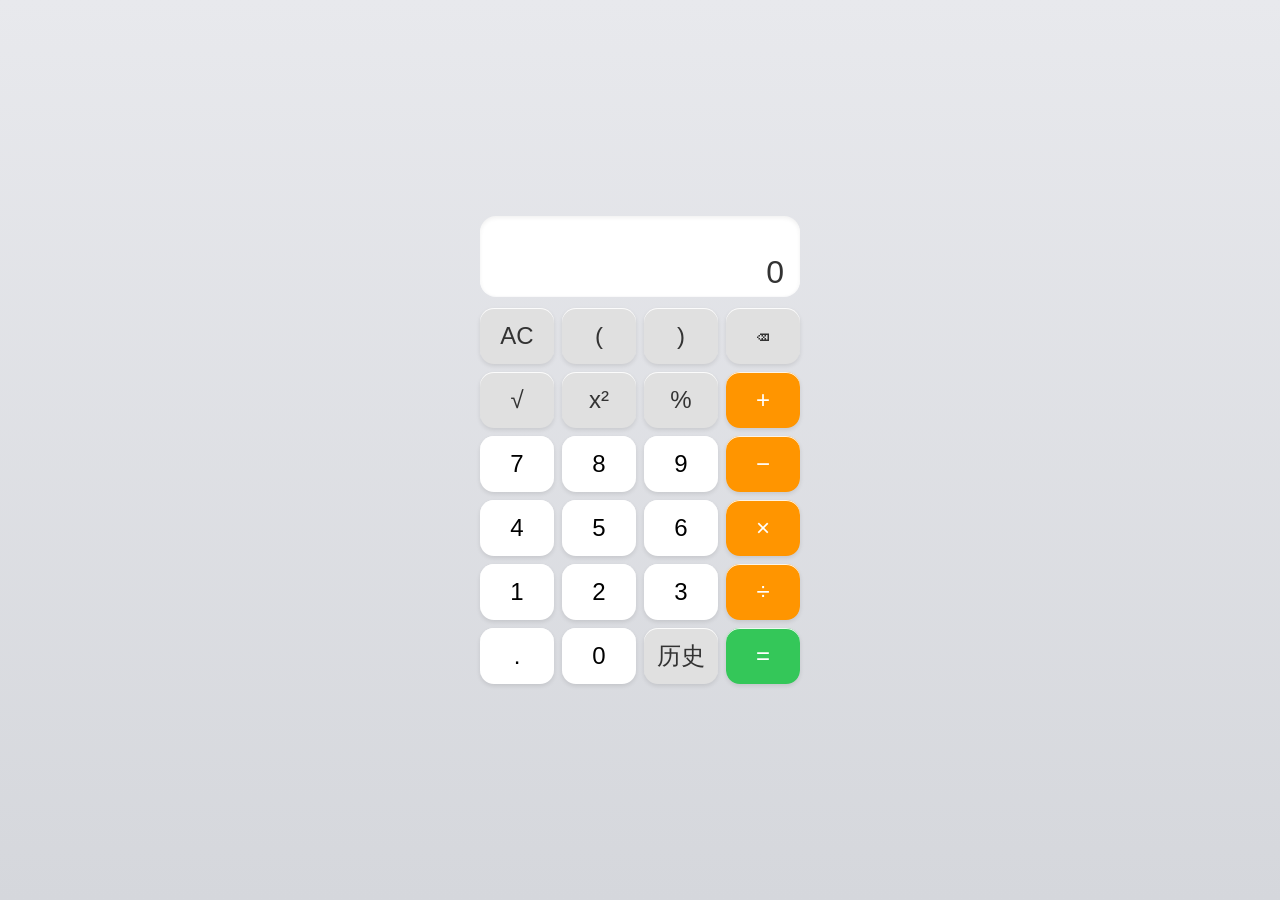
<file: calculator-dialog.html>
<!DOCTYPE html>
<html lang="zh-CN">
<head>
    <meta charset="UTF-8">
    <meta name="viewport" content="width=device-width, initial-scale=1.0">
    <meta http-equiv="Cache-Control" content="no-cache, no-store, must-revalidate">
    <meta http-equiv="Pragma" content="no-cache">
    <meta http-equiv="Expires" content="0">
    <title>计算器</title>
    <script src="qrc:///qtwebchannel/qwebchannel.js"></script>
    <script>
        // 初始化 Python Bridge（若可用）
        (function initQtBridge() {
            if (window.qt && window.qt.webChannelTransport) {
                new QWebChannel(qt.webChannelTransport, function(channel) {
                    window.pythonBridge = channel.objects.pythonBridge;
                    console.log('[Calc] pythonBridge ready');
                });
            } else {
                console.warn('[Calc] qt webChannelTransport not available');
            }
        })();
    </script>
    <style>
        * {
            margin: 0;
            padding: 0;
            box-sizing: border-box;
        }

        html, body {
            margin: 0;
            padding: 0;
            border: none;
            outline: none;
        }

        body {
            font-family: -apple-system, BlinkMacSystemFont, "Segoe UI", Roboto, "Helvetica Neue", Arial, sans-serif;
            background: linear-gradient(to bottom, #e8e9ed 0%, #d5d7dc 100%);
            display: flex;
            justify-content: center;
            align-items: center;
            min-height: 100vh;
            height: 100vh;
            width: 100vw;
            padding: 12px;
            overflow: hidden;
        }

        .calculator-container {
            width: 100%;
            max-width: 320px;
        }

        .calculator-display {
            background: white;
            border-radius: 16px;
            padding: 8px 16px 8px;
            margin-bottom: 12px;
            box-shadow: 
                inset 0 2px 4px rgba(0, 0, 0, 0.06),
                0 1px 0 rgba(255, 255, 255, 0.8);
            min-height: 80px;
            height: auto;
            display: flex;
            flex-direction: column;
            justify-content: flex-end;
        }

        .calculator-history {
            font-size: 20px !important;
            color: #999;
            text-align: right;
            min-height: 20px;
            height: auto;
            margin-bottom: 4px;
            line-height: 1.2;
            font-weight: 500;
        }

        .calculator-expression {
            font-size: 32px;
            font-weight: 300;
            text-align: right;
            color: #333;
            word-break: break-all;
            line-height: 1.0;
            padding-top: 0px;
        }

        .calculator-expression.long-expression {
            font-size: 24px;
        }

        .calculator-expression.very-long-expression {
            font-size: 20px;
        }

        .calculator-buttons {
            display: grid;
            grid-template-columns: repeat(4, 1fr);
            gap: 8px;
        }

        .calc-btn {
            background: white;
            border: none;
            border-radius: 14px;
            padding: 0;
            height: 56px;
            font-size: 24px;
            font-weight: 400;
            cursor: pointer;
            transition: all 0.15s ease;
            box-shadow: 
                0 2px 4px rgba(0, 0, 0, 0.1),
                inset 0 1px 0 rgba(255, 255, 255, 0.9);
        }

        .calc-btn:hover {
            transform: scale(1.05);
            box-shadow: 
                0 4px 8px rgba(0, 0, 0, 0.15),
                inset 0 1px 0 rgba(255, 255, 255, 0.9);
        }

        .calc-btn:active {
            transform: scale(0.95);
            box-shadow: 
                inset 0 2px 4px rgba(0, 0, 0, 0.1),
                0 1px 0 rgba(255, 255, 255, 0.9);
        }

        .calc-function {
            background: #e0e0e0;
            color: #333;
        }

        .calc-operator {
            background: #ff9500;
            color: white;
            font-weight: 500;
        }

        .calc-equals {
            background: #34c759;
            color: white;
            font-weight: 500;
        }

        .calc-zero {
            grid-column: span 2;
        }
        
        .calc-equals-tall {
            grid-row: span 2;
            height: auto;
        }
    </style>
</head>
<body>
    <div class="calculator-container">
        <div class="calculator-display">
            <div class="calculator-history" id="calculatorHistory"></div>
            <div class="calculator-expression" id="calculatorExpression">0</div>
        </div>
        <div class="calculator-buttons">
            <button class="calc-btn calc-function" data-action="clear">AC</button>
            <button class="calc-btn calc-function" data-value="(">(</button>
            <button class="calc-btn calc-function" data-value=")">)</button>
            <button class="calc-btn calc-function" data-action="backspace">⌫</button>
            
            <button class="calc-btn calc-function" data-action="sqrt">√</button>
            <button class="calc-btn calc-function" data-action="square">x²</button>
            <button class="calc-btn calc-function" data-value="%">%</button>
            <button class="calc-btn calc-operator" data-value="+">+</button>
            
            <button class="calc-btn calc-number" data-value="7">7</button>
            <button class="calc-btn calc-number" data-value="8">8</button>
            <button class="calc-btn calc-number" data-value="9">9</button>
            <button class="calc-btn calc-operator" data-value="-">−</button>
            
            <button class="calc-btn calc-number" data-value="4">4</button>
            <button class="calc-btn calc-number" data-value="5">5</button>
            <button class="calc-btn calc-number" data-value="6">6</button>
            <button class="calc-btn calc-operator" data-value="*">×</button>
            
            <button class="calc-btn calc-number" data-value="1">1</button>
            <button class="calc-btn calc-number" data-value="2">2</button>
            <button class="calc-btn calc-number" data-value="3">3</button>
            <button class="calc-btn calc-operator" data-value="/">÷</button>
            
            <button class="calc-btn calc-number" data-value=".">.</button>
            <button class="calc-btn calc-number" data-value="0">0</button>
            <button class="calc-btn calc-function" data-action="history">历史</button>
            <button class="calc-btn calc-equals" data-action="equals">=</button>
        </div>
    </div>

    <script>
        // 计算器状态
        let calculatorState = {
            expression: '0',
            lastOperator: null,
            waitingForOperand: false,
            justCalculated: false,
            history: '',
            previousResult: '',  // 保存上一次的完整算式
            calculationHistory: []  // 计算历史记录
        };

        // 初始化
        document.addEventListener('DOMContentLoaded', () => {
            // 强制移除所有可能的边距
            document.documentElement.style.margin = '0';
            document.documentElement.style.padding = '0';
            document.documentElement.style.border = 'none';
            document.body.style.margin = '0';
            document.body.style.padding = '12px';
            document.body.style.border = 'none';
            // 右键菜单：只对显示区域允许原生菜单（用于复制），其他区域禁用
            initCalculatorContextMenu();
            
            restoreCalculatorState();
            initCalculatorEvents();
        });

        // 初始化事件
        function initCalculatorEvents() {
            const buttons = document.querySelectorAll('.calc-btn');
            buttons.forEach(btn => {
                btn.onclick = () => handleButtonClick(btn);
            });
            document.addEventListener('keydown', handleKeyPress);
        }

        // 处理按钮点击
        function handleButtonClick(btn) {
            const action = btn.dataset.action;
            const value = btn.dataset.value;

            if (action === 'clear') {
                resetCalculator();
            } else if (action === 'backspace') {
                backspace();
            } else if (action === 'equals') {
                calculate();
            } else if (action === 'history') {
                showHistory();
            } else if (action === 'sqrt') {
                // 开平方：获取最后一个数字并计算平方根
                handleSqrt();
            } else if (action === 'square') {
                // 平方：获取最后一个数字并计算平方
                handleSquare();
            } else if (value) {
                inputValue(value);
            }
        }
        
        // 处理开平方
        function handleSqrt() {
            const expr = calculatorState.expression;
            // 提取最后一个数字
            const match = expr.match(/(\d+\.?\d*)$/);
            if (match) {
                const num = parseFloat(match[1]);
                if (num >= 0) {
                    const result = Math.sqrt(num);
                    calculatorState.expression = expr.slice(0, -match[1].length) + formatResult(result);
                    updateDisplay();
                } else {
                    calculatorState.expression = 'Error';
                    updateDisplay();
                }
            } else {
                // 如果没有数字，或者表达式为空/以运算符结尾，添加 sqrt(
                // 允许在表达式开头或运算符后直接输入 sqrt(
                if (expr === '0' || expr === '' || ['+', '-', '*', '/', '(', '%'].includes(expr[expr.length - 1])) {
                    if (expr === '0') {
                        calculatorState.expression = 'sqrt(';
                    } else {
                        calculatorState.expression = expr + 'sqrt(';
                    }
                    calculatorState.justCalculated = false;
                    updateDisplay();
                } else {
                    inputValue('sqrt(');
                }
            }
        }
        
        // 处理平方
        function handleSquare() {
            const expr = calculatorState.expression;
            // 提取最后一个数字
            const match = expr.match(/(\d+\.?\d*)$/);
            if (match) {
                const num = parseFloat(match[1]);
                const result = num * num;
                calculatorState.expression = expr.slice(0, -match[1].length) + formatResult(result);
                updateDisplay();
            } else {
                // 如果没有数字，添加 pow(,2)
                inputValue('pow(');
            }
        }

        // 处理键盘输入
        function handleKeyPress(e) {
            if (e.key >= '0' && e.key <= '9') {
                inputValue(e.key);
            } else if (e.key === '.') {
                inputValue('.');
            } else if (e.key === '+' || e.key === '-' || e.key === '*' || e.key === '/') {
                inputValue(e.key);
            } else if (e.key === '%') {
                inputValue('%');
            } else if (e.key === 'Enter' || e.key === '=') {
                e.preventDefault();
                calculate();
            } else if (e.key === 'Escape') {
                resetCalculator();
            } else if (e.key === 'Backspace') {
                e.preventDefault();
                backspace();
            }
        }

        // 输入验证
        function validateInput(value) {
            const expr = calculatorState.expression;
            const lastChar = expr[expr.length - 1];
            
            // 检查小数点重复
            if (value === '.') {
                // 找到最后一个数字部分
                const lastNumberMatch = expr.match(/(\d+\.?\d*)$/);
                if (lastNumberMatch && lastNumberMatch[0].includes('.')) {
                    return false; // 该数字已有小数点
                }
            }
            
            // 检查运算符连续（但允许负号，允许 % 后跟运算符）
            if (['+', '*', '/', '%'].includes(value)) {
                if (['+', '-', '*', '/', '%', '('].includes(lastChar)) {
                    // 特殊处理：% 后面可以跟运算符
                    if (lastChar === '%' && value !== '%') {
                        return true; // % 后可以跟其他运算符
                    }
                    return false; // 运算符不能连续
                }
            }
            
            // 检查括号匹配（输入时）
            if (value === ')') {
                const openCount = (expr.match(/\(/g) || []).length;
                const closeCount = (expr.match(/\)/g) || []).length;
                if (closeCount >= openCount) {
                    return false; // 右括号过多
                }
            }
            
            return true;
        }

        // ===================== 右键菜单处理 =====================
        // 只对计算器显示区域允许原生右键菜单（用于复制），其他区域禁用
        function initCalculatorContextMenu() {
            document.addEventListener('contextmenu', (e) => {
                const target = e.target.closest('.calculator-expression, .calculator-history');
                if (!target) {
                    // 其他区域禁用原生菜单
                    e.preventDefault();
                }
                // 显示区域允许原生菜单显示，不做任何阻止
            });
        }

        // 输入值
        function inputValue(value) {
            // 输入验证
            if (!validateInput(value)) {
                return; // 无效输入，忽略
            }
            
            if (calculatorState.justCalculated) {
                // 如果刚计算完，开始新输入时，将当前完整算式移到历史区
                if (calculatorState.history) {
                    const fullExpression = calculatorState.history.replace(/\*/g, '×') + 
                                          calculatorState.expression.replace(/\*/g, '×');
                    calculatorState.previousResult = fullExpression;
                }
                
                if (['+', '-', '*', '/', '%', '(', 'sqrt(', 'pow('].includes(value)) {
                    calculatorState.justCalculated = false;
                } else {
                    calculatorState.expression = '0';
                    calculatorState.history = '';
                    calculatorState.justCalculated = false;
                }
            }

            if (calculatorState.expression === '0' && value !== '.' && value !== '(' && value !== ')' && !value.startsWith('sqrt') && !value.startsWith('pow')) {
                calculatorState.expression = value;
            } else if (calculatorState.expression === '0' && value === '(') {
                // 如果表达式是 '0'，输入 '(' 时，直接替换为 '('
                calculatorState.expression = '(';
            } else {
                calculatorState.expression += value;
            }
            updateDisplay();
        }

        // 退格
        function backspace() {
            if (calculatorState.expression.length > 1) {
                calculatorState.expression = calculatorState.expression.slice(0, -1);
            } else {
                calculatorState.expression = '0';
            }
            calculatorState.justCalculated = false;
            updateDisplay();
        }

        // 验证表达式（括号匹配等）
        function validateExpression(expression) {
            // 检查括号匹配
            let openCount = 0;
            for (let char of expression) {
                if (char === '(') openCount++;
                if (char === ')') openCount--;
                if (openCount < 0) throw new Error('括号不匹配');
            }
            if (openCount !== 0) throw new Error('括号不匹配');
            
            // 检查运算符连续（不允许 ++, **, // 等，但允许 - 作为负号，允许 % 后接运算符）
            const invalidPatterns = [
                /\+\+/, /\*\*/, /\/\//,
                /\+\*/, /\+\//, /\*\+/, /\*\//, /\/\+/, /\/\*/
            ];
            for (let pattern of invalidPatterns) {
                if (pattern.test(expression)) {
                    throw new Error('运算符连续');
                }
            }
            
            // 百分号特殊校验：不允许以 % 开头，不允许连续 %% ，不允许 % 后直接跟数字/小数点/左括号
            if (expression.startsWith('%')) {
                throw new Error('百分号位置错误');
            }
            if (/%%/.test(expression)) {
                throw new Error('百分号重复');
            }
            if (/%[\d\.]/.test(expression)) {
                throw new Error('百分号后缺少运算符');
            }
            
            // 检查小数点重复（在同一个数字中）
            const numberPattern = /\d+\.\d*\./;
            if (numberPattern.test(expression)) {
                throw new Error('小数点重复');
            }
        }

        // 高精度计算函数
        function preciseCalculate(expression) {
            // 验证表达式
            validateExpression(expression);
            
            // 预处理：将 % 转换为百分比（除以100）
            // 例如：10% -> 0.1, 100*5% -> 100*0.05
            // 注意：必须在 sqrt/pow 之前处理，避免 % 干扰函数参数解析
            expression = expression.replace(/(\d+\.?\d*)%/g, '($1/100)');

            // 预处理：处理函数 sqrt 和 pow（支持括号内嵌套表达式）
            // 使用循环逐层替换，从最内层括号开始
            let prevExpression;
            let iterations = 0;
            const maxIterations = 50; // 防止死循环
            do {
                prevExpression = expression;
                // sqrt(...) -> 计算结果，支持嵌套表达式
                expression = expression.replace(/sqrt\(([^()]+)\)/g, (match, innerExpr) => {
                    const val = parseFloat(preciseCalculate(innerExpr));
                    if (isNaN(val) || val < 0) throw new Error('sqrt参数无效');
                    return String(Math.sqrt(val));
                });
                // pow(底数,指数) -> 计算结果，支持嵌套表达式
                expression = expression.replace(/pow\(([^,]+),([^()]+)\)/g, (match, baseExpr, expExpr) => {
                    const baseVal = parseFloat(preciseCalculate(baseExpr));
                    const expVal = parseFloat(preciseCalculate(expExpr));
                    if (isNaN(baseVal) || isNaN(expVal)) throw new Error('pow参数无效');
                    return String(Math.pow(baseVal, expVal));
                });
                iterations++;
            } while (expression !== prevExpression && iterations < maxIterations);

            // 分词（支持数字、运算符、括号、科学计数法）
            const tokens = expression.match(/(\d+\.?\d*(?:[eE][+-]?\d+)?|\+|\-|\*|\/|\(|\))/g);
            if (!tokens) throw new Error('Invalid expression');
            
            let pos = 0;
            
            function peek() {
                return tokens[pos];
            }
            
            function consume() {
                return tokens[pos++];
            }
            
            // 解析表达式（处理加减）
            function parseExpression() {
                let left = parseTerm();
                
                while (peek() === '+' || peek() === '-') {
                    const op = consume();
                    const right = parseTerm();
                    
                    if (op === '+') {
                        left = add(left, right);
                    } else {
                        left = subtract(left, right);
                    }
                }
                
                return left;
            }
            
            // 解析项（处理乘除）
            function parseTerm() {
                let left = parseFactor();
                
                while (peek() === '*' || peek() === '/') {
                    const op = consume();
                    const right = parseFactor();
                    
                    if (op === '*') {
                        left = multiply(left, right);
                    } else {
                        left = divide(left, right);
                    }
                }
                
                return left;
            }
            
            // 解析因子（数字或括号）
            function parseFactor() {
                const token = peek();
                
                if (token === '(') {
                    consume(); // (
                    const result = parseExpression();
                    consume(); // )
                    return result;
                }
                
                if (token === '-') {
                    consume();
                    return multiply(-1, parseFactor());
                }
                
                return parseFloat(consume());
            }
            
            // 获取数字的小数位数（兼容科学计数法）
            function getDecimalPlaces(num) {
                const str = num.toString();
                // 处理科学计数法：1e-7 -> 7位小数，1.5e-3 -> 4位小数
                if (str.includes('e') || str.includes('E')) {
                    const match = str.match(/[eE]([+-]?\d+)/);
                    if (match) {
                        const exp = parseInt(match[1], 10);
                        const decimalPart = (str.split('.')[1] || '').replace(/[eE].*/, '');
                        if (exp < 0) {
                            // 例如 1.23e-5 -> 小数位 = 2 + 5 = 7
                            return decimalPart.length - exp;
                        } else {
                            // 例如 1.23e5 -> 小数位 = max(0, 2 - 5) = 0
                            return Math.max(0, decimalPart.length - exp);
                        }
                    }
                }
                return (str.split('.')[1] || '').length;
            }

            // 高精度运算
            function add(a, b) {
                const precision = Math.max(getDecimalPlaces(a), getDecimalPlaces(b));
                const multiplier = Math.pow(10, precision);
                return Math.round((a * multiplier + b * multiplier)) / multiplier;
            }

            function subtract(a, b) {
                return add(a, -b);
            }

            function multiply(a, b) {
                const precision1 = getDecimalPlaces(a);
                const precision2 = getDecimalPlaces(b);
                const multiplier = Math.pow(10, precision1 + precision2);

                const num1 = Math.round(a * Math.pow(10, precision1));
                const num2 = Math.round(b * Math.pow(10, precision2));

                return (num1 * num2) / multiplier;
            }

            function divide(a, b) {
                if (b === 0) throw new Error('Division by zero');

                const precision1 = getDecimalPlaces(a);
                const precision2 = getDecimalPlaces(b);
                const multiplier = Math.pow(10, Math.max(precision1, precision2));

                const num1 = Math.round(a * multiplier);
                const num2 = Math.round(b * multiplier);

                return num1 / num2;
            }
            
            return parseExpression();
        }
        
        // 格式化结果
        function formatResult(num) {
            // 如果是整数，直接返回
            if (Number.isInteger(num)) {
                return num;
            }
            
            // 处理非常小的数字（绝对值小于 1e-10 且不为0）
            if (Math.abs(num) < 1e-10 && num !== 0) {
                // 使用 toPrecision 保留有效数字，然后转换为数字
                // 这样可以避免精度丢失
                const precisionStr = num.toPrecision(15);
                const precisionNum = parseFloat(precisionStr);
                // 如果转换后变成0，说明精度确实太小，返回原始值
                if (precisionNum === 0 && num !== 0) {
                    return num; // 返回原始值，让显示层处理
                }
                return precisionNum;
            }
            
            // 对于正常范围的数字，保留最多15位小数
            const str = num.toFixed(15);
            // 去除尾部的0
            let trimmed = str.replace(/\.?0+$/, '');
            
            // 如果去除尾部0后变成空字符串或只有小数点，保留至少一位小数
            if (trimmed === '' || trimmed === '.') {
                trimmed = str;
            }
            
            const parsed = parseFloat(trimmed);
            
            // 检查精度是否丢失：如果原数不是0但解析后是0，说明精度丢失
            if (parsed === 0 && num !== 0 && Math.abs(num) >= Number.EPSILON) {
                // 使用 toPrecision 保留有效数字
                return parseFloat(num.toPrecision(15));
            }
            
            return parsed;
        }

        // 计算
        function calculate() {
            try {
                const result = preciseCalculate(calculatorState.expression);
                const formattedResult = formatResult(result);
                
                // 对于非常小的数字，使用科学计数法显示
                let displayResult;
                if (Math.abs(formattedResult) < 1e-10 && formattedResult !== 0) {
                    // 使用科学计数法显示
                    displayResult = formattedResult.toExponential(10).replace(/\.?0+e/, 'e');
                } else {
                    displayResult = String(formattedResult);
                }
                
                const originalExpr = calculatorState.expression;
                calculatorState.history = originalExpr + '=';
                calculatorState.expression = displayResult;
                calculatorState.justCalculated = true;
                
                // 添加到历史记录（最多保存50条）
                const historyEntry = {
                    expression: originalExpr.replace(/\*/g, '×'),
                    result: formattedResult,
                    timestamp: new Date().toLocaleString('zh-CN')
                };
                calculatorState.calculationHistory.unshift(historyEntry);
                if (calculatorState.calculationHistory.length > 50) {
                    calculatorState.calculationHistory.pop();
                }
                saveCalculatorState();
                
                // 复制完整算式到剪贴板（单行格式）
                const currentFullExpression = calculatorState.history.replace(/\*/g, '×') + formattedResult;
                if (window.pythonBridge && typeof window.pythonBridge.copy_text === 'function') {
                    window.pythonBridge.copy_text(currentFullExpression);
                    console.log('已复制：' + currentFullExpression);
                }
            } catch (e) {
                console.error('计算错误:', e);
                calculatorState.expression = 'Error';
            }
            updateDisplay();
        }
        
        // 显示历史记录
        function showHistory() {
            if (calculatorState.calculationHistory.length === 0) {
                alert('暂无计算历史记录');
                return;
            }
            
            // 创建临时对话框显示历史
            const historyDialog = document.createElement('div');
            historyDialog.id = 'historyDialog';
            historyDialog.style.cssText = `
                position: fixed;
                top: 50%;
                left: 50%;
                transform: translate(-50%, -50%);
                background: white;
                border-radius: 12px;
                padding: 20px;
                box-shadow: 0 8px 32px rgba(0,0,0,0.3);
                z-index: 10000;
                width: 280px;
                max-width: 280px;
                max-height: 70vh;
                overflow-y: auto;
                overflow-x: hidden;
                scrollbar-width: none;
                -ms-overflow-style: none;
            `;
            
            // 构建历史记录 HTML
            let historyHTML = '';
            calculatorState.calculationHistory.forEach((entry, index) => {
                historyHTML += `<div class="history-item">${index + 1}. ${entry.expression} = ${entry.result}<br>时间: ${entry.timestamp}</div>`;
            });
            
            historyDialog.innerHTML = `
                <style>
                    .history-item {
                        font-family: 'Courier New', monospace;
                        font-size: 12px;
                        line-height: 1.3;
                        color: #333;
                        margin-bottom: 3px;
                    }
                    .history-item:last-child {
                        margin-bottom: 0;
                    }
                    #historyContent {
                        background: #f5f5f5;
                        padding: 16px;
                        border-radius: 6px;
                    }
                    /* 隐藏滚动条但保留滚动功能 */
                    #historyDialog *::-webkit-scrollbar {
                        display: none;
                    }
                </style>
                <div style="display: flex; justify-content: space-between; align-items: center; margin-bottom: 16px;">
                    <h3 style="margin: 0; font-size: 18px;">📊 计算历史记录</h3>
                    <button id="closeHistoryBtn" style="background: none; border: none; font-size: 24px; cursor: pointer; color: #999;">✕</button>
                </div>
                <div id="historyContent">${historyHTML}</div>
                <div style="margin-top: 16px; display: flex; gap: 8px; justify-content: flex-end;">
                    <button id="copyHistoryBtn" style="padding: 6px 12px; background: #667eea; color: white; border: none; border-radius: 6px; cursor: pointer;">📋 复制</button>
                    <button id="closeHistoryBtn2" style="padding: 6px 12px; background: #f5f5f5; color: #666; border: none; border-radius: 6px; cursor: pointer;">关闭</button>
                </div>
            `;
            
            document.body.appendChild(historyDialog);
            
            // 关闭按钮事件
            const closeBtn = historyDialog.querySelector('#closeHistoryBtn');
            const closeBtn2 = historyDialog.querySelector('#closeHistoryBtn2');
            const copyBtn = historyDialog.querySelector('#copyHistoryBtn');
            
            const closeHistory = () => {
                document.body.removeChild(historyDialog);
            };
            
            closeBtn.addEventListener('click', closeHistory);
            closeBtn2.addEventListener('click', closeHistory);
            
            copyBtn.addEventListener('click', async () => {
                const content = historyDialog.querySelector('#historyContent');
                if (window.pythonBridge && typeof window.pythonBridge.copy_text === 'function') {
                    const success = await window.pythonBridge.copy_text(content.textContent);
                    if (success) {
                        alert('✅ 历史记录已复制到剪贴板');
                    } else {
                        alert('❌ 复制失败');
                    }
                } else {
                    // 降级方案
                    const textarea = document.createElement('textarea');
                    textarea.value = content.textContent;
                    textarea.style.position = 'fixed';
                    textarea.style.opacity = '0';
                    document.body.appendChild(textarea);
                    textarea.select();
                    try {
                        document.execCommand('copy');
                        alert('✅ 历史记录已复制到剪贴板');
                    } catch (e) {
                        alert('❌ 复制失败');
                    }
                    document.body.removeChild(textarea);
                }
            });
            
            // 点击外部关闭
            historyDialog.addEventListener('click', (e) => {
                if (e.target === historyDialog) {
                    closeHistory();
                }
            });
        }

        // 重置
        function resetCalculator() {
            // 如果刚计算完，保存当前计算结果到上一行显示区域
            let previousResult = calculatorState.previousResult || '';
            if (calculatorState.justCalculated && calculatorState.history) {
                // 将当前计算结果保存到上一行
                const currentResult = calculatorState.expression;
                const currentExpr = calculatorState.history.replace(/\*/g, '×').replace(/\//g, '÷');
                previousResult = currentExpr + currentResult;
            }
            
            calculatorState = {
                expression: '0',
                lastOperator: null,
                waitingForOperand: false,
                justCalculated: false,
                history: '',
                previousResult: previousResult,  // 保留上一行的显示
                calculationHistory: calculatorState.calculationHistory || []  // 保留历史记录
            };
            updateDisplay();
            saveCalculatorState();
        }

        // 更新显示
        function updateDisplay() {
            const display = document.getElementById('calculatorExpression');
            const historyDisplay = document.getElementById('calculatorHistory');
            
            if (display) {
                let displayText;
                
                // 计算完成后显示完整算式（单行）
                if (calculatorState.justCalculated && calculatorState.history) {
                    displayText = calculatorState.history.replace(/\*/g, '×').replace(/\//g, '÷') + 
                                 calculatorState.expression.replace(/\*/g, '×').replace(/\//g, '÷');
                } else {
                    displayText = calculatorState.expression.replace(/\*/g, '×').replace(/\//g, '÷');
                }
                
                display.textContent = displayText;
                
                display.classList.remove('long-expression', 'very-long-expression');
                if (displayText.length > 20) {
                    display.classList.add('very-long-expression');
                } else if (displayText.length > 12) {
                    display.classList.add('long-expression');
                }
            }
            
            if (historyDisplay) {
                // 显示上一次的完整算式
                const historyText = (calculatorState.previousResult || '').replace(/\*/g, '×').replace(/\//g, '÷');
                historyDisplay.textContent = historyText;
                // 强制设置字体大小
                historyDisplay.style.fontSize = '20px';
                historyDisplay.style.fontWeight = '500';
                historyDisplay.style.color = '#999';
            }
            
            saveCalculatorState();
        }

        // 保存状态
        function saveCalculatorState() {
            try {
                localStorage.setItem('calculatorExpression', calculatorState.expression);
                localStorage.setItem('calculatorHistory', calculatorState.history || '');
                localStorage.setItem('calculatorPreviousResult', calculatorState.previousResult || '');
                localStorage.setItem('calculatorCalculationHistory', JSON.stringify(calculatorState.calculationHistory));
            } catch (e) {
                console.warn('保存状态失败:', e);
            }
        }

        // 恢复状态
        function restoreCalculatorState() {
            try {
                const savedExpression = localStorage.getItem('calculatorExpression');
                const savedHistory = localStorage.getItem('calculatorHistory');
                const savedPreviousResult = localStorage.getItem('calculatorPreviousResult');
                const savedCalculationHistory = localStorage.getItem('calculatorCalculationHistory');
                
                if (savedExpression && savedExpression !== 'Error' && savedExpression !== '0') {
                    calculatorState.expression = savedExpression;
                    if (savedHistory && savedHistory.includes('=')) {
                        calculatorState.justCalculated = true;
                    }
                } else {
                    calculatorState.expression = '0';
                }
                
                calculatorState.history = savedHistory || '';
                calculatorState.previousResult = savedPreviousResult || '';
                
                if (savedCalculationHistory) {
                    try {
                        calculatorState.calculationHistory = JSON.parse(savedCalculationHistory);
                    } catch (e) {
                        calculatorState.calculationHistory = [];
                    }
                } else {
                    calculatorState.calculationHistory = [];
                }
                
                updateDisplay();
            } catch (e) {
                console.warn('恢复状态失败:', e);
                resetCalculator();
            }
        }
    </script>
</body>
</html>
</file>
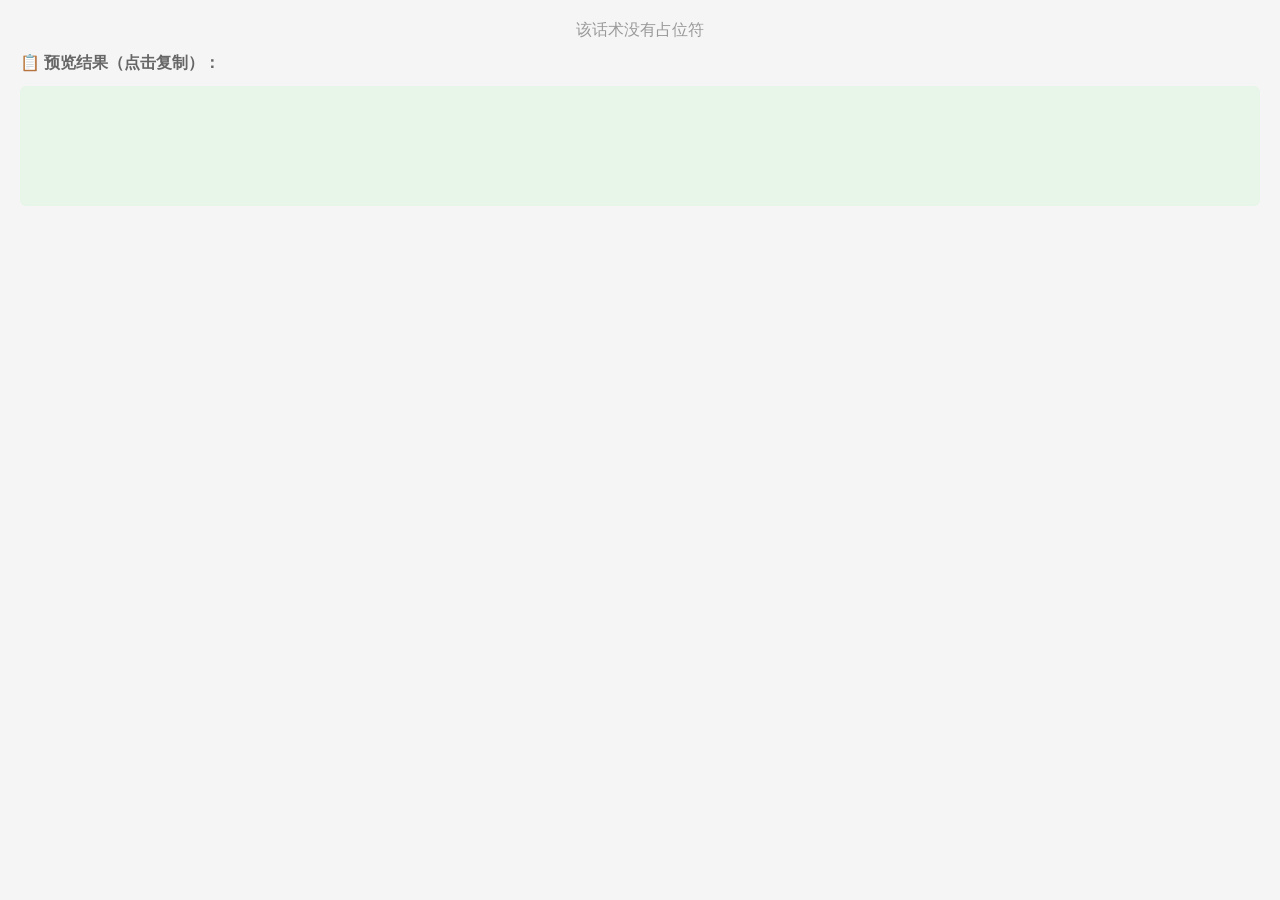
<file: placeholder-dialog.html>
<!DOCTYPE html>
<html lang="zh-CN">
<head>
    <meta charset="UTF-8">
    <meta name="viewport" content="width=device-width, initial-scale=1.0">
    <title>补全占位符</title>
    <link rel="stylesheet" href="styles.css">
    <style>
        body {
            margin: 0;
            padding: 0;
            overflow: auto;
            min-height: 100vh;
        }
        
        .content-wrapper {
            padding: 20px;
            font-size: 16px;
            display: block;
        }
        
        #placeholderInputs {
            margin-bottom: 12px;
            display: block;
            width: 100%;
        }
        
        .placeholder-input-group {
            display: block;
            width: 100%;
        }
        
        .placeholder-input-group label {
            font-size: 16px;
            display: block;
            width: 100%;
        }
        
        .placeholder-input-group input {
            font-size: 16px;
            padding: 12px 14px;
            display: block;
            width: 100%;
            box-sizing: border-box;
        }
        
        .preview-section {
            margin-top: 12px;
            margin-bottom: 0;
            display: block;
            width: 100%;
        }
        
        .preview-label {
            font-weight: 600;
            margin-bottom: 12px;
            display: block;
            color: #666;
            font-size: 16px;
        }
        
        #placeholderPreview {
            padding: 16px 20px;
            background: #e8f5e9;
            border-radius: 6px;
            white-space: pre-wrap;
            min-height: 120px;
            max-height: 300px;
            overflow-y: auto;
            cursor: pointer;
            transition: background 0.2s;
            font-size: 16px;
            line-height: 1.8;
        }
        
        #placeholderPreview:hover {
            background: #c8e6c9;
        }
    </style>
</head>
<body>
    <!-- 占位符补全内容 -->
    <div class="content-wrapper">
        <div id="placeholderInputs">
            <!-- 动态生成的占位符输入框 -->
        </div>
        
        <div class="preview-section">
            <label class="preview-label">📋 预览结果（点击复制）：</label>
            <div id="placeholderPreview"></div>
        </div>
    </div>

    <script>
        // ==================== 通用右键菜单 ====================
        let universalContextMenu = null;
        let currentContextTarget = null;

        // 创建通用右键菜单
        function createUniversalContextMenu() {
            if (universalContextMenu) return universalContextMenu;
            
            const menu = document.createElement('div');
            menu.id = 'universalContextMenu';
            menu.className = 'universal-context-menu';
            menu.innerHTML = `
                <div class="universal-context-item" data-command="copy">
                    <span>📋 复制</span>
                </div>
                <div class="universal-context-item" data-command="paste">
                    <span>📄 粘贴</span>
                </div>
                <div class="universal-context-item" data-command="cut">
                    <span>✂️ 剪切</span>
                </div>
            `;
            
            // 添加样式
            const style = document.createElement('style');
            style.textContent = `
                .universal-context-menu {
                    position: fixed;
                    background: white;
                    border: 1px solid #ccc;
                    border-radius: 4px;
                    box-shadow: 0 2px 10px rgba(0,0,0,0.1);
                    padding: 4px 0;
                    z-index: 99999;
                    display: none;
                    min-width: 100px;
                    font-size: 14px;
                }
                
                .universal-context-menu.show {
                    display: block;
                }
                
                .universal-context-item {
                    padding: 6px 12px;
                    cursor: pointer;
                    user-select: none;
                }
                
                .universal-context-item:hover {
                    background-color: #f0f0f0;
                }
            `;
            
            document.head.appendChild(style);
            document.body.appendChild(menu);
            
            // 绑定菜单项点击事件
            menu.addEventListener('click', async (e) => {
                const item = e.target.closest('.universal-context-item');
                if (!item || !currentContextTarget) return;
                
                const command = item.dataset.command;
                e.stopPropagation();
                
                try {
                    currentContextTarget.focus();
                    
                    if (command === 'copy') {
                        // 复制选中文本
                        const selectedText = currentContextTarget.value.substring(
                            currentContextTarget.selectionStart,
                            currentContextTarget.selectionEnd
                        );
                        if (selectedText && window.pythonBridge && window.pythonBridge.copy_text) {
                            window.pythonBridge.copy_text(selectedText);
                            console.log('[LOG] 已复制:', selectedText);
                        }
                    } else if (command === 'paste') {
                        // 使用包装函数读取剪贴板
                        const text = await callPythonGetText();
                        console.log('[LOG] 读取到剪贴板内容:', text);
                        if (text && currentContextTarget.tagName === 'INPUT') {
                            const start = currentContextTarget.selectionStart || 0;
                            const end = currentContextTarget.selectionEnd || 0;
                            const value = currentContextTarget.value || '';
                            currentContextTarget.value = value.substring(0, start) + text + value.substring(end);
                            currentContextTarget.selectionStart = currentContextTarget.selectionEnd = start + text.length;
                            
                            // 触发 input 事件以更新预览
                            const inputEvent = new Event('input', { bubbles: true });
                            currentContextTarget.dispatchEvent(inputEvent);
                            console.log('[LOG] 已粘贴:', text);
                        }
                    } else if (command === 'cut') {
                        // 剪切选中文本
                        const start = currentContextTarget.selectionStart || 0;
                        const end = currentContextTarget.selectionEnd || 0;
                        const selectedText = currentContextTarget.value.substring(start, end);
                        
                        if (selectedText && window.pythonBridge && window.pythonBridge.copy_text) {
                            window.pythonBridge.copy_text(selectedText);
                            currentContextTarget.value = currentContextTarget.value.substring(0, start) + currentContextTarget.value.substring(end);
                            currentContextTarget.selectionStart = currentContextTarget.selectionEnd = start;
                            
                            // 触发 input 事件以更新预览
                            const inputEvent = new Event('input', { bubbles: true });
                            currentContextTarget.dispatchEvent(inputEvent);
                            console.log('[LOG] 已剪切:', selectedText);
                        }
                    }
                } catch (error) {
                    console.error('[LOG] 右键菜单操作失败:', error);
                }
                
                hideUniversalContextMenu();
            });
            
            universalContextMenu = menu;
            return menu;
        }

        // 显示通用右键菜单
        function showUniversalContextMenu(x, y, target) {
            if (!universalContextMenu) {
                createUniversalContextMenu();
            }
            
            currentContextTarget = target;
            
            universalContextMenu.style.left = x + 'px';
            universalContextMenu.style.top = y + 'px';
            universalContextMenu.classList.add('show');
            
            // 位置调整
            const menuRect = universalContextMenu.getBoundingClientRect();
            const windowWidth = window.innerWidth;
            const windowHeight = window.innerHeight;
            
            let adjustedX = x + 10;
            let adjustedY = y + 3;
            
            if (adjustedX + menuRect.width > windowWidth) {
                adjustedX = windowWidth - menuRect.width - 10;
            }
            if (adjustedY + menuRect.height > windowHeight) {
                adjustedY = windowHeight - menuRect.height - 10;
            }
            
            universalContextMenu.style.left = adjustedX + 'px';
            universalContextMenu.style.top = adjustedY + 'px';
        }

        // 隐藏通用右键菜单
        function hideUniversalContextMenu() {
            if (universalContextMenu) {
                universalContextMenu.classList.remove('show');
            }
            currentContextTarget = null;
        }

        // Python Bridge 包装函数
        function callPythonGetText() {
            return new Promise((resolve) => {
                try {
                    if (!window.pythonBridge || typeof window.pythonBridge.getClipboardText !== 'function') {
                        return resolve(null);
                    }
                    const fn = window.pythonBridge.getClipboardText;
                    if (fn.length >= 1) {
                        // 如果函数需要回调参数
                        fn.call(window.pythonBridge, (text) => resolve(text ?? ""));
                    } else {
                        // 如果是同步返回
                        const ret = fn.call(window.pythonBridge);
                        resolve(ret ?? "");
                    }
                } catch (error) {
                    console.warn('[LOG] Python 桥读取文本失败:', error);
                    resolve(null);
                }
            });
        }

        // 初始化通用右键菜单
        function initUniversalContextMenu() {
            createUniversalContextMenu();
            
            // 点击其他地方隐藏菜单
            document.addEventListener('click', (e) => {
                if (universalContextMenu && !universalContextMenu.contains(e.target)) {
                    hideUniversalContextMenu();
                }
            }, true);
            
            document.addEventListener('mousedown', (e) => {
                if (universalContextMenu && !universalContextMenu.contains(e.target)) {
                    hideUniversalContextMenu();
                }
            }, true);
        }
    </script>
    
    <script src="db.js"></script>
    <script>
        // 从 URL 参数获取数据
        const urlParams = new URLSearchParams(window.location.search);
        const phraseContent = urlParams.get('content') || '';
        const placeholdersJson = urlParams.get('placeholders') || '[]';
        let placeholders = [];
        
        try {
            placeholders = JSON.parse(decodeURIComponent(placeholdersJson));
        } catch (e) {
            console.error('[LOG] 解析占位符失败:', e);
        }

        console.log('[LOG] 占位符对话框初始化:', {
            content: phraseContent,
            placeholders: placeholders
        });

        // 存储占位符值
        let placeholderValues = {};
        let currentPlaceholderPhrase = {
            content: phraseContent,
            placeholder_names: placeholders
        };

        // 初始化页面
        function init() {
            const inputsContainer = document.getElementById('placeholderInputs');
            const preview = document.getElementById('placeholderPreview');
            
            // 生成占位符输入框
            inputsContainer.innerHTML = '';
            if (placeholders && placeholders.length > 0) {
                placeholders.forEach(placeholder => {
                    const inputGroup = document.createElement('div');
                    inputGroup.className = 'placeholder-input-group';
                    inputGroup.innerHTML = `
                        <label>${placeholder}：</label>
                        <input type="text" data-placeholder="${placeholder}" placeholder="请输入${placeholder}">
                    `;
                    inputsContainer.appendChild(inputGroup);
                    
                    // 添加实时预览
                    const input = inputGroup.querySelector('input');
                    input.addEventListener('input', updatePlaceholderPreview);
                    
                    // 添加右键菜单
                    input.addEventListener('contextmenu', (e) => {
                        e.preventDefault();
                        showUniversalContextMenu(e.clientX, e.clientY, input);
                    });
                });
            } else {
                inputsContainer.innerHTML = '<p style="color: #999; text-align: center;">该话术没有占位符</p>';
            }
            
            // 初始预览
            updatePlaceholderPreview();
            
            // 绑定预览点击复制
            if (preview) {
                preview.onclick = copyAndClosePlaceholder;
            }
            
            // 初始化通用右键菜单
            initUniversalContextMenu();
        }

        // 更新预览
        function updatePlaceholderPreview() {
            if (!currentPlaceholderPhrase) return;
            
            const preview = document.getElementById('placeholderPreview');
            const inputs = document.querySelectorAll('#placeholderInputs input');
            
            // 收集所有占位符的值
            placeholderValues = {};
            inputs.forEach(input => {
                const placeholder = input.dataset.placeholder;
                placeholderValues[placeholder] = input.value;
            });
            
            // 替换占位符生成预览
            let result = currentPlaceholderPhrase.content;
            Object.keys(placeholderValues).forEach(placeholder => {
                const value = placeholderValues[placeholder] || `{${placeholder}}`;
                result = result.replace(new RegExp(`\\{${placeholder}\\}`, 'g'), value);
            });
            
            preview.textContent = result;
        }

        // 关闭对话框
        function closePlaceholderDialog() {
            if (window.pythonBridge && typeof window.pythonBridge.closePlaceholderDialog === 'function') {
                window.pythonBridge.closePlaceholderDialog();
            } else {
                window.close();
            }
        }

        // 复制并关闭
        async function copyAndClosePlaceholder() {
            const preview = document.getElementById('placeholderPreview');
            const text = preview.textContent.trim();
            
            if (!text) return;
            
            try {
                // 优先使用 Python Bridge
                if (window.pythonBridge && typeof window.pythonBridge.copy_text === 'function') {
                    const success = await window.pythonBridge.copy_text(text);
                    if (success) {
                        console.log('[LOG] 复制成功');
                        closePlaceholderDialog();
                        return;
                    }
                }
                
                // 备用方案
                await navigator.clipboard.writeText(text);
                console.log('[LOG] 复制成功（备用方案）');
                closePlaceholderDialog();
            } catch (error) {
                console.error('[LOG] 复制失败:', error);
            }
        }

        // 键盘快捷键
        document.addEventListener('keydown', (e) => {
            if (e.key === 'Escape') {
                closePlaceholderDialog();
            }
        });

        // 页面加载完成后初始化
        if (document.readyState === 'loading') {
            document.addEventListener('DOMContentLoaded', init);
        } else {
            init();
        }
    </script>
</body>
</html>
</file>
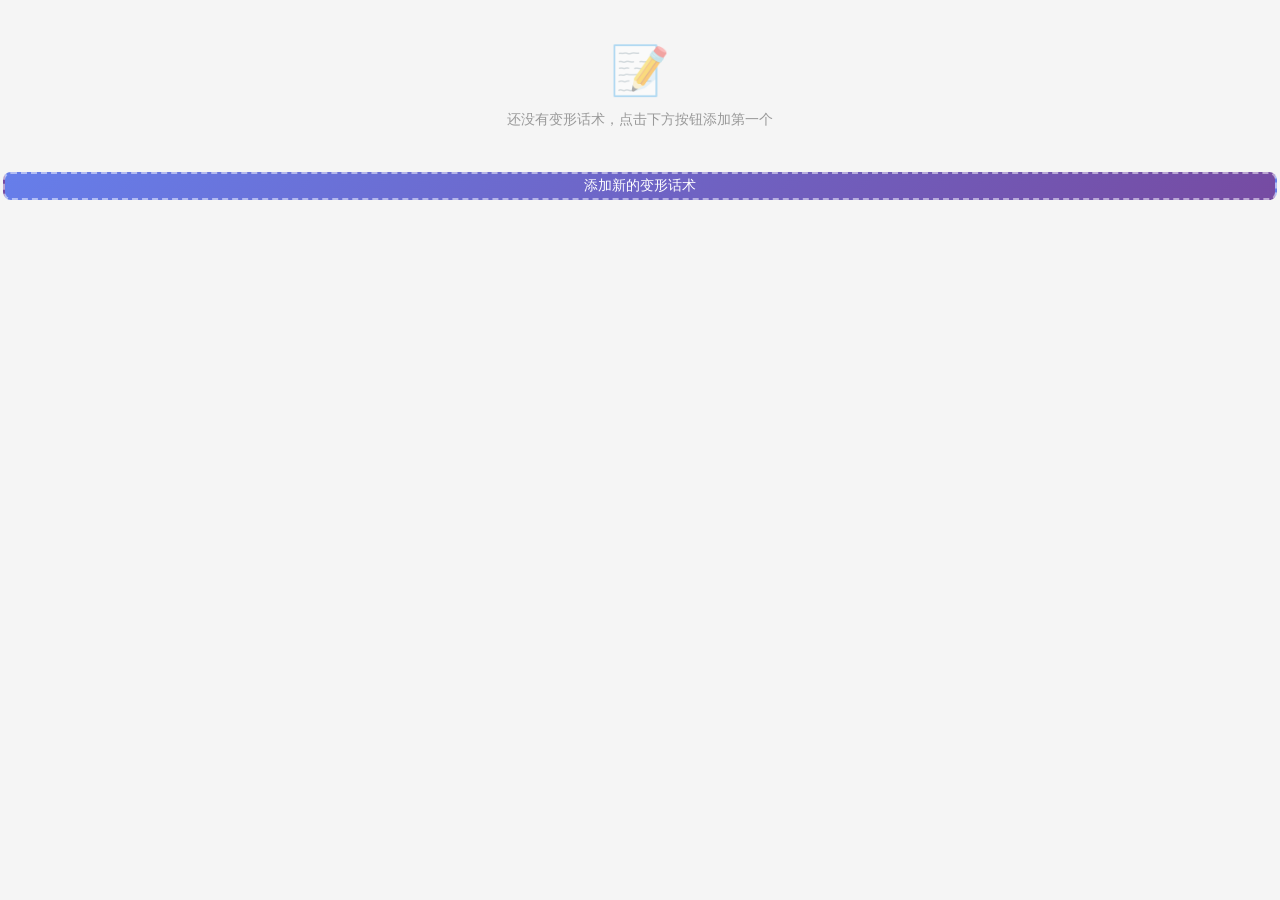
<file: variant-dialog.html>
<!DOCTYPE html>
<html lang="zh-CN">
<head>
    <meta charset="UTF-8">
    <meta name="viewport" content="width=device-width, initial-scale=1.0">
    <title>变形话术管理</title>
    <link rel="stylesheet" href="styles.css">
    <style>
        body {
            margin: 0;
            padding: 0;
            min-height: 100vh;
            width: 100%;
            box-sizing: border-box;
        }
        
        .variant-container {
            width: 100%;
            padding: 3px;
            box-sizing: border-box;
        }
        
        .variant-list {
            margin-top: 0;
            margin-bottom: 3px;
        }
        
        .variant-card {
            background: white;
            border: 1px solid #e0e0e0;
            border-radius: 8px;
            padding: 6px 12px;
            margin: 0 0 3px 0;
            box-shadow: 0 1px 3px rgba(0,0,0,0.05);
            transition: all 0.2s;
            display: flex;
            align-items: center;
            justify-content: space-between;
            gap: 12px;
            cursor: pointer;
            position: relative;
        }
        
        .variant-card:hover {
            box-shadow: 0 2px 8px rgba(0,0,0,0.1);
        }
        
        .variant-content {
            font-size: 18px;
            line-height: 1.3;
            color: #333;
            flex: 1;
            min-width: 0;
            /* 允许多行显示并在容器宽度不足时换行，避免省略号截断 */
            white-space: normal;
            overflow: visible;
            word-break: break-word;
            overflow-wrap: anywhere;
        }
        
        .variant-actions {
            /* 不占用流式布局空间，绝对定位到卡片右下，避免提前换行 */
            position: absolute;
            right: 12px;
            bottom: 12px;
            top: auto;
            transform: none;
            display: flex;
            gap: 8px;
            opacity: 0;
            transition: opacity 0.18s ease;
            pointer-events: none;
        }
        
        .variant-card:hover .variant-actions,
        .variant-card.hovering .variant-actions {
            opacity: 1;
            pointer-events: auto;
        }
        /* 多行时把动作按钮放到底部右侧 */
        .variant-card.multiline .variant-actions {
            top: auto;
            bottom: 12px;
            transform: none;
        }
        
        .variant-btn {
            padding: 4px 12px;
            font-size: 12px;
            border: 1px solid #ddd;
            background: white;
            border-radius: 4px;
            cursor: pointer;
            transition: all 0.2s;
        }
        
        .variant-btn:hover {
            background: #f5f5f5;
        }
        
        .variant-btn.copy-btn {
            border-color: #667eea;
            color: #667eea;
        }
        
        .variant-btn.copy-btn:hover {
            background: #667eea;
            color: white;
        }
        
        .variant-btn.edit-btn {
            border-color: #4caf50;
            color: #4caf50;
        }
        
        .variant-btn.edit-btn:hover {
            background: #4caf50;
            color: white;
        }
        
        .variant-btn.delete-btn {
            border-color: #f44336;
            color: #f44336;
        }
        
        .variant-btn.delete-btn:hover {
            background: #f44336;
            color: white;
        }
        
        .add-variant-card {
            background: linear-gradient(135deg, #667eea 0%, #764ba2 100%);
            border: 2px dashed rgba(255,255,255,0.5);
            border-radius: 8px;
            padding: 2px 16px;
            text-align: center;
            cursor: pointer;
            transition: all 0.3s;
            line-height: 1.4;
            box-sizing: border-box;
        }
        
        .add-variant-card:hover {
            box-shadow: 0 4px 12px rgba(102, 126, 234, 0.3);
        }
        
        .add-variant-card .text {
            font-size: 14px;
            color: white;
            font-weight: 500;
        }
        
        .empty-state {
            text-align: center;
            padding: 40px 20px;
            color: #999;
        }
        
        .empty-state .icon {
            font-size: 48px;
            margin-bottom: 12px;
            opacity: 0.5;
        }
        
        .empty-state .text {
            font-size: 14px;
        }
        
        /* 编辑模态框样式 */
        .edit-modal {
            display: none;
            position: fixed;
            top: 0;
            left: 0;
            right: 0;
            bottom: 0;
            background: rgba(0,0,0,0.5);
            z-index: 10000;
            align-items: center;
            justify-content: center;
        }
        
        .edit-modal.show {
            display: flex;
        }
        
        .edit-modal-content {
            background: white;
            border-radius: 12px;
            padding: 20px;
            width: 90%;
            max-width: 600px;
            max-height: 80vh;
            overflow-y: auto;
            box-shadow: 0 8px 32px rgba(0,0,0,0.2);
        }
        
        .edit-modal-header {
            font-size: 18px;
            font-weight: 600;
            margin-bottom: 16px;
            color: #333;
        }
        
        .edit-modal-body textarea {
            width: 100%;
            min-height: 150px;
            padding: 12px;
            border: 1px solid #ddd;
            border-radius: 6px;
            font-size: 14px;
            line-height: 1.6;
            resize: vertical;
            box-sizing: border-box;
            font-family: inherit;
        }
        
        .edit-modal-footer {
            display: flex;
            gap: 12px;
            justify-content: flex-end;
            margin-top: 16px;
        }
        
        .modal-btn {
            padding: 8px 20px;
            border: none;
            border-radius: 6px;
            font-size: 14px;
            cursor: pointer;
            transition: all 0.2s;
        }
        
        .modal-btn.cancel {
            background: #f5f5f5;
            color: #666;
        }
        
        .modal-btn.cancel:hover {
            background: #e0e0e0;
        }
        
        .modal-btn.confirm {
            background: linear-gradient(135deg, #667eea 0%, #764ba2 100%);
            color: white;
        }
        
        .modal-btn.confirm:hover {
            opacity: 0.9;
        }
        
        /* Toast 提示样式 */
        .toast {
            position: fixed;
            top: 20px;
            right: 20px;
            padding: 12px 20px;
            border-radius: 6px;
            box-shadow: 0 4px 12px rgba(0,0,0,0.15);
            z-index: 10001;
            font-size: 14px;
            animation: toastSlideIn 0.3s ease-out;
            opacity: 0;
            transform: translateX(100%);
        }
        
        .toast-success {
            background: #667eea;
            color: white;
        }
        
        .toast-error {
            background: #ef4444;
            color: white;
        }
        
        .toast-hide {
            animation: toastSlideOut 0.3s ease-out forwards;
        }
        
        @keyframes toastSlideIn {
            from {
                transform: translateX(100%);
                opacity: 0;
            }
            to {
                transform: translateX(0);
                opacity: 1;
            }
        }
        
        @keyframes toastSlideOut {
            from {
                transform: translateX(0);
                opacity: 1;
            }
            to {
                transform: translateX(100%);
                opacity: 0;
            }
        }
        
        /* 通用右键菜单样式（与主应用保持一致） */
        .universal-context-menu {
            position: fixed;
            background: white;
            border: 1px solid #ccc;
            border-radius: 4px;
            box-shadow: 0 2px 10px rgba(0,0,0,0.1);
            padding: 4px 0;
            z-index: 9999999;
            display: none;
            min-width: 100px;
            font-size: 14px;
            pointer-events: auto;
        }
        
        .universal-context-menu.show {
            display: block;
        }
        
        .universal-context-item {
            padding: 6px 12px;
            cursor: pointer;
            user-select: none;
        }
        
        .universal-context-item:hover {
            background-color: #f0f0f0;
        }
        
        .universal-context-item:active {
            background-color: #e0e0e0;
        }
    </style>
</head>
<body>
    <div class="variant-container">
        <div class="variant-list" id="variantList">
            <!-- 变形话术列表将在这里动态生成 -->
        </div>
        
        <div class="add-variant-card" id="addVariantBtn">
            <div class="text">添加新的变形话术</div>
        </div>
    </div>
    
    <!-- 编辑/添加模态框 -->
    <div class="edit-modal" id="editModal">
        <div class="edit-modal-content">
            <div class="edit-modal-header" id="editModalTitle">编辑变形话术</div>
            <div class="edit-modal-body">
                <textarea id="editTextarea" placeholder="请输入话术内容..."></textarea>
            </div>
            <div class="edit-modal-footer">
                <button class="modal-btn cancel" id="cancelEditBtn">取消</button>
                <button class="modal-btn confirm" id="confirmEditBtn">保存</button>
            </div>
        </div>
    </div>
    
    <script>
        // 不使用 db.js，直接在页面内管理数据
        let variants = [];
        let currentEditingIndex = null;
        let parentPhraseId = null;
        
        // 从URL参数获取父话术ID（用于存储key）
        const urlParams = new URLSearchParams(window.location.search);
        parentPhraseId = urlParams.get('parent_id') || 'default';
        
        const STORAGE_KEY = `variants_${parentPhraseId}`;
        
        // ==================== 通用右键菜单（与主应用保持一致）====================
        let universalContextMenu = null;
        let currentContextTarget = null;
        
        // 从 Python 桥读取剪贴板文本（与主应用保持一致）
        function callPythonGetText() {
            return new Promise((resolve) => {
                try {
                    if (!window.pythonBridge || typeof window.pythonBridge.get_text !== 'function') {
                        return resolve(null);
                    }
                    const fn = window.pythonBridge.get_text;
                    // QWebChannel 生成的方法通常接受 (callback)
                    if (fn.length >= 1) {
                        fn.call(window.pythonBridge, (text) => resolve(text || ""));
                    } else {
                        // 某些实现可能直接返回字符串
                        const ret = fn.call(window.pythonBridge);
                        resolve(ret || "");
                    }
                } catch (_) {
                    resolve(null);
                }
            });
        }
        
        // 通用剪贴板读取函数（优先调用 Python 桥，兼容 PyQt6 WebEngine）
        async function readFromClipboard() {
            // 方法0: 优先通过 Python 桥读取，最可靠（等待桥接就绪，最多重试10次）
            try {
                for (let i = 0; i < 10; i++) {
                    if (window.pythonBridge && typeof window.pythonBridge.get_text === 'function') {
                        const text = await callPythonGetText();
                        if (text !== null) {
                            console.log('[LOG] 通过 Python 桥读取剪贴板成功，长度:', text.length);
                            return text;
                        }
                        break; // 桥接在，但读取失败，跳过后续重试
                    }
                    await new Promise(r => setTimeout(r, 50));
                }
            } catch (e) {
                console.log('[LOG] Python 桥读取失败，尝试 Clipboard API:', e);
            }

            // 方法1: 现代 Clipboard API
            if (navigator.clipboard && navigator.clipboard.readText) {
                try {
                    const text = await navigator.clipboard.readText();
                    console.log('[LOG] 通过 Clipboard API 读取剪贴板成功，长度:', text ? text.length : 0);
                    return text || "";
                } catch (error) {
                    console.log('[LOG] Clipboard API 读取失败:', error);
                }
            }
            
            // 无法读取剪贴板
            console.warn('[LOG] 所有剪贴板读取方法都失败');
            return null;
        }
        
        // 创建通用右键菜单
        function createUniversalContextMenu() {
            if (universalContextMenu) return universalContextMenu;
            
            const menu = document.createElement('div');
            menu.id = 'universalContextMenu';
            menu.className = 'universal-context-menu';
            menu.innerHTML = `
                <div class="universal-context-item" data-command="copy">
                    <span>📋 复制</span>
                </div>
                <div class="universal-context-item" data-command="paste">
                    <span>📄 粘贴</span>
                </div>
                <div class="universal-context-item" data-command="cut">
                    <span>✂️ 剪切</span>
                </div>
            `;
            
            document.body.appendChild(menu);
            
            // 绑定菜单项点击事件
            menu.addEventListener('click', async (e) => {
                const item = e.target.closest('.universal-context-item');
                if (!item || !currentContextTarget) return;
                
                const command = item.dataset.command;
                e.stopPropagation();
                
                try {
                    // 确保目标元素获得焦点
                    currentContextTarget.focus();
                    
                    if (command === 'copy') {
                        // 复制
                        const success = document.execCommand('copy', false, null);
                        if (!success) {
                            // 备用方案：使用 Clipboard API
                            const selection = window.getSelection();
                            if (selection && selection.toString()) {
                                await navigator.clipboard.writeText(selection.toString());
                            } else if (currentContextTarget.value) {
                                await navigator.clipboard.writeText(currentContextTarget.value);
                            }
                        }
                        console.log('[LOG] ✅ 通用右键菜单：已复制');
                        
                    } else if (command === 'paste') {
                        // 粘贴（使用与主应用完全相同的逻辑，优先使用 Python Bridge）
                        try {
                            // 使用 readFromClipboard 函数，优先通过 Python Bridge 读取
                            const text = await readFromClipboard();
                            if (text) {
                                // 对于 input 和 textarea
                                if (currentContextTarget.tagName === 'INPUT' || currentContextTarget.tagName === 'TEXTAREA') {
                                    const start = currentContextTarget.selectionStart;
                                    const end = currentContextTarget.selectionEnd;
                                    const value = currentContextTarget.value;
                                    currentContextTarget.value = value.substring(0, start) + text + value.substring(end);
                                    currentContextTarget.selectionStart = currentContextTarget.selectionEnd = start + text.length;
                                    
                                    // 触发 input 事件
                                    const inputEvent = new Event('input', { bubbles: true });
                                    currentContextTarget.dispatchEvent(inputEvent);
                                } else {
                                    // 对于 contenteditable 元素
                                    document.execCommand('insertText', false, text);
                                }
                                console.log('[LOG] ✅ 通用右键菜单：已粘贴');
                            } else {
                                console.warn('[LOG] 剪贴板为空或读取失败');
                            }
                        } catch (err) {
                            console.error('[LOG] 通用右键菜单粘贴失败:', err);
                            // 备用方案：使用 execCommand
                            try {
                                document.execCommand('paste', false, null);
                            } catch (execErr) {
                                console.error('[LOG] execCommand 粘贴也失败:', execErr);
                            }
                        }
                        
                    } else if (command === 'cut') {
                        // 剪切
                        const success = document.execCommand('cut', false, null);
                        if (!success) {
                            // 备用方案：手动实现
                            let textToCut = '';
                            if (currentContextTarget.tagName === 'INPUT' || currentContextTarget.tagName === 'TEXTAREA') {
                                const start = currentContextTarget.selectionStart;
                                const end = currentContextTarget.selectionEnd;
                                if (start !== end) {
                                    textToCut = currentContextTarget.value.substring(start, end);
                                    currentContextTarget.value = currentContextTarget.value.substring(0, start) + currentContextTarget.value.substring(end);
                                    currentContextTarget.selectionStart = currentContextTarget.selectionEnd = start;
                                }
                            } else {
                                const selection = window.getSelection();
                                if (selection && selection.toString()) {
                                    textToCut = selection.toString();
                                    selection.deleteFromDocument();
                                }
                            }
                            
                            if (textToCut) {
                                await navigator.clipboard.writeText(textToCut);
                                // 触发 input 事件
                                const inputEvent = new Event('input', { bubbles: true });
                                currentContextTarget.dispatchEvent(inputEvent);
                            }
                        }
                        console.log('[LOG] ✅ 通用右键菜单：已剪切');
                    }
                } catch (error) {
                    console.error('[LOG] 通用右键菜单操作失败:', command, error);
                }
                
                hideUniversalContextMenu();
            });
            
            universalContextMenu = menu;
            return menu;
        }
        
        // 显示通用右键菜单
        function showUniversalContextMenu(x, y, target) {
            if (!universalContextMenu) {
                createUniversalContextMenu();
            }
            
            currentContextTarget = target;
            
            // 先临时显示菜单以获取尺寸
            universalContextMenu.style.left = x + 'px';
            universalContextMenu.style.top = y + 'px';
            universalContextMenu.classList.add('show');
            
            // 获取菜单尺寸和窗口尺寸
            const menuRect = universalContextMenu.getBoundingClientRect();
            const windowWidth = window.innerWidth;
            const windowHeight = window.innerHeight;
            
            // 智能位置调整：优先避免遮挡选中文本
            let adjustedX = x + 10; // 默认向右偏移10px避免遮挡
            let adjustedY = y + 3;  // 默认向下偏移3px
            
            // 检查右边界，如果超出则尝试左侧显示
            if (adjustedX + menuRect.width > windowWidth) {
                // 尝试显示在左侧
                const leftX = x - menuRect.width - 10;
                if (leftX >= 10) {
                    adjustedX = leftX; // 左侧有足够空间
                } else {
                    adjustedX = windowWidth - menuRect.width - 10; // 贴右边界
                }
            }
            
            // 确保不超出左边界
            if (adjustedX < 10) {
                adjustedX = 10;
            }
            
            // 检查下边界，如果超出则尝试上方显示
            if (adjustedY + menuRect.height > windowHeight) {
                // 尝试显示在上方
                const topY = y - menuRect.height - 3;
                if (topY >= 10) {
                    adjustedY = topY; // 上方有足够空间
                } else {
                    adjustedY = windowHeight - menuRect.height - 10; // 贴下边界
                }
            }
            
            // 确保不超出上边界
            if (adjustedY < 10) {
                adjustedY = 10;
            }
            
            // 应用调整后的位置
            universalContextMenu.style.left = adjustedX + 'px';
            universalContextMenu.style.top = adjustedY + 'px';
        }
        
        // 隐藏通用右键菜单
        function hideUniversalContextMenu() {
            if (universalContextMenu) {
                universalContextMenu.classList.remove('show');
            }
            currentContextTarget = null;
        }
        
        // 初始化
        function init() {
            // 从 localStorage 加载数据
            loadFromStorage();
            renderVariants();
            
            // 绑定添加按钮
            document.getElementById('addVariantBtn').addEventListener('click', openAddModal);
            
            // 绑定编辑模态框按钮
            document.getElementById('cancelEditBtn').addEventListener('click', closeEditModal);
            document.getElementById('confirmEditBtn').addEventListener('click', saveEdit);
            
            // 点击模态框背景关闭
            document.getElementById('editModal').addEventListener('click', (e) => {
                if (e.target.id === 'editModal') {
                    closeEditModal();
                }
            });
            
            // 为 textarea 添加通用右键菜单
            const textarea = document.getElementById('editTextarea');
            textarea.addEventListener('contextmenu', (e) => {
                e.preventDefault();
                e.stopPropagation();
                showUniversalContextMenu(e.pageX, e.pageY, textarea);
            });
            
            // 点击其他地方隐藏菜单
            document.addEventListener('click', (e) => {
                if (universalContextMenu && !universalContextMenu.contains(e.target)) {
                    hideUniversalContextMenu();
                }
            }, true);
            
            // 右键菜单外的鼠标按下也隐藏菜单
            document.addEventListener('mousedown', (e) => {
                if (universalContextMenu && !universalContextMenu.contains(e.target)) {
                    hideUniversalContextMenu();
                }
            }, true);
            
            // 页面滚动时隐藏菜单
            document.addEventListener('scroll', hideUniversalContextMenu, true);
            
            // 窗口大小变化时隐藏菜单
            window.addEventListener('resize', hideUniversalContextMenu);
            
            // 键盘按下时隐藏菜单（如ESC键）
            document.addEventListener('keydown', (e) => {
                if (e.key === 'Escape') {
                    hideUniversalContextMenu();
                }
            });
        }
        
        // 从 localStorage 加载
        function loadFromStorage() {
            try {
                const stored = localStorage.getItem(STORAGE_KEY);
                if (stored) {
                    variants = JSON.parse(stored);
                }
            } catch (error) {
                console.error('加载数据失败:', error);
                variants = [];
            }
        }
        
        // 保存到 localStorage
        function saveToStorage() {
            try {
                localStorage.setItem(STORAGE_KEY, JSON.stringify(variants));
            } catch (error) {
                console.error('保存数据失败:', error);
            }
        }
        
        // 渲染变形列表
        function renderVariants() {
            const listContainer = document.getElementById('variantList');
            
            if (variants.length === 0) {
                listContainer.innerHTML = `
                    <div class="empty-state">
                        <div class="icon">📝</div>
                        <div class="text">还没有变形话术，点击下方按钮添加第一个</div>
                    </div>
                `;
                return;
            }
            
            listContainer.innerHTML = variants.map((variant, index) => `
                <div class="variant-card" data-index="${index}">
                    <div class="variant-content">${escapeHtml(variant.content)}</div>
                    <div class="variant-actions">
                        <button class="variant-btn edit-btn" data-index="${index}">编辑</button>
                        <button class="variant-btn delete-btn" data-index="${index}">删除</button>
                    </div>
                </div>
            `).join('');
            
            // 为每个卡片绑定事件
            listContainer.querySelectorAll('.variant-card').forEach(card => {
                const index = parseInt(card.dataset.index);
                
                // 根据内容是否多行决定按钮垂直位置：多行时把按钮放到底部，单行时垂直居中
                try {
                    const contentEl = card.querySelector('.variant-content');
                    if (contentEl) {
                        // scrollHeight > clientHeight 表明存在溢出换行
                        const isMultiline = contentEl.scrollHeight > contentEl.clientHeight + 1;
                        if (isMultiline) {
                            card.classList.add('multiline');
                        } else {
                            card.classList.remove('multiline');
                        }
                    }
                } catch (e) {
                    // ignore measurement errors
                }
                
                // 统一用 JS 控制悬停态，避免某些环境下 :hover 兼容问题
                card.addEventListener('mouseenter', () => {
                    card.classList.add('hovering');
                });
                card.addEventListener('mouseleave', () => {
                    card.classList.remove('hovering');
                });
                
                // 点击卡片复制（但点击按钮时不触发）
                card.addEventListener('mousedown', async (e) => {
                    // 如果点击的是按钮，不触发复制
                    if (e.target.classList.contains('variant-btn')) {
                        return;
                    }
                    // 防重复：200ms 内忽略重复触发
                    const now = Date.now();
                    const lastAt = parseInt(card.dataset.lastActivateAt || '0', 10);
                    if (now - lastAt < 200) return;
                    card.dataset.lastActivateAt = String(now);
                    
                    const variant = variants[index];
                    if (variant) {
                        const success = await copyToClipboard(variant.content);
                        if (success) {
                            showToast('已复制');
                        } else {
                            showToast('❌ 复制失败', 'error');
                        }
                    }
                });
                
                // 编辑按钮事件
                const editBtn = card.querySelector('.edit-btn');
                if (editBtn) {
                    editBtn.addEventListener('click', (e) => {
                        e.stopPropagation();
                        editVariant(index);
                    });
                }
                
                // 删除按钮事件
                const deleteBtn = card.querySelector('.delete-btn');
                if (deleteBtn) {
                    deleteBtn.addEventListener('click', (e) => {
                        e.stopPropagation();
                        deleteVariant(index);
                    });
                }
            });
        }
        
        // 打开添加模态框
        function openAddModal() {
            currentEditingIndex = null;
            document.getElementById('editModalTitle').textContent = '添加变形话术';
            document.getElementById('editTextarea').value = '';
            document.getElementById('editModal').classList.add('show');
            document.getElementById('editTextarea').focus();
        }
        
        // 添加变形
        function addVariant() {
            const newContent = document.getElementById('editTextarea').value.trim();
            if (!newContent) {
                alert('内容不能为空');
                return;
            }
            
            variants.push({
                content: newContent,
                createdAt: new Date().toISOString()
            });
            
            saveToStorage();
            renderVariants();
            closeEditModal();
            showToast('✅ 变形话术已添加');
        }
        
        // 复制变形
        async function copyVariant(index) {
            const variant = variants[index];
            if (!variant) return;
            
            const success = await copyToClipboard(variant.content);
            if (success) {
                    showToast('✅ 已复制到剪贴板');
            } else {
                showToast('❌ 复制失败', 'error');
            }
        }
        
        // 复制到剪贴板（优先使用Python Bridge）
        async function copyToClipboard(text) {
            // 方法0: 优先通过 Python 桥复制，最可靠（等待桥接就绪，最多重试10次）
            try {
                for (let i = 0; i < 10; i++) {
                    if (window.pythonBridge && typeof window.pythonBridge.copy_text === 'function') {
                        try {
                            const ok = await callPythonCopy(text);
                            if (ok) return true;
                            break; // 桥接在，但复制失败，跳过后续重试
                        } catch (e) {
                            // 继续尝试后续方法
                            break;
                        }
                    }
                    await new Promise(r => setTimeout(r, 50));
                }
            } catch (e) {
                // 忽略并继续尝试后续方法
            }

            // 方法1: 现代 Clipboard API
            if (navigator.clipboard && navigator.clipboard.writeText) {
                try {
                    await navigator.clipboard.writeText(text);
                    return true;
                } catch (error) {
                    // 继续尝试备用方法
                }
            }
            
            // 方法2: document.execCommand
            try {
            const textarea = document.createElement('textarea');
            textarea.value = text;
            textarea.style.position = 'fixed';
            textarea.style.opacity = '0';
                textarea.style.left = '-9999px';
            document.body.appendChild(textarea);
            textarea.select();
                const success = document.execCommand('copy');
                document.body.removeChild(textarea);
                return success;
            } catch (error) {
                return false;
            }
        }
        
        // 调用Python Bridge复制
        function callPythonCopy(text) {
            return new Promise((resolve) => {
                try {
                    if (!window.pythonBridge || typeof window.pythonBridge.copy_text !== 'function') {
                        resolve(false);
                        return;
            }
                    
                    const fn = window.pythonBridge.copy_text;
                    // 尝试异步调用（带回调）
                    if (fn.length >= 2) {
                        fn.call(window.pythonBridge, text, (ok) => resolve(!!ok));
                    } else {
                        // 同步调用
                        try {
                            const ret = fn.call(window.pythonBridge, text);
                            resolve(!!ret);
                        } catch (e) {
                            resolve(false);
                        }
                    }
                } catch (e) {
                    resolve(false);
                }
            });
        }
        
        // 编辑变形
        function editVariant(index) {
            const variant = variants[index];
            if (!variant) return;
            
            currentEditingIndex = index;
            document.getElementById('editModalTitle').textContent = '编辑变形话术';
            document.getElementById('editTextarea').value = variant.content;
            document.getElementById('editModal').classList.add('show');
            document.getElementById('editTextarea').focus();
        }
        
        // 保存编辑
        function saveEdit() {
            const newContent = document.getElementById('editTextarea').value.trim();
            if (!newContent) {
                alert('内容不能为空');
                return;
            }
            
            if (currentEditingIndex !== null) {
                // 编辑模式
                variants[currentEditingIndex].content = newContent;
                saveToStorage();
                renderVariants();
                closeEditModal();
                showToast('✅ 保存成功');
            } else {
                // 添加模式
                addVariant();
            }
        }
        
        // 关闭编辑模态框
        function closeEditModal() {
            document.getElementById('editModal').classList.remove('show');
            currentEditingIndex = null;
        }
        
        // 删除变形
        function deleteVariant(index) {
            if (!confirm('确定要删除这条变形话术吗？')) return;
            
            variants.splice(index, 1);
            saveToStorage();
            renderVariants();
            showToast('✅ 已删除');
        }
        
        // HTML转义
        function escapeHtml(text) {
            const div = document.createElement('div');
            div.textContent = text;
            return div.innerHTML;
        }
        
        // 显示提示
        function showToast(message, type = 'success') {
            // 复用单例，避免短时间内出现两个提示造成"卡跳"视觉
            if (!window.__toastEl) {
                window.__toastEl = document.createElement('div');
                window.__toastEl.className = 'toast';
                document.body.appendChild(window.__toastEl);
            }
            const el = window.__toastEl;
            // 重置状态
            el.className = 'toast';
            if (type) el.classList.add(`toast-${type}`);
            el.textContent = message;
            el.style.opacity = '1';
            el.style.transform = 'translateX(0)';

            // 清理旧计时器
            if (window.__toastTimer) {
                clearTimeout(window.__toastTimer);
                window.__toastTimer = null;
            }
            // 显示时长
            window.__toastTimer = setTimeout(() => {
                el.classList.add('toast-hide');
            }, 2000);
        }
        
        // 启动
        init();
    </script>
</body>
</html>
</file>
<file: styles.css>
﻿* {
    margin: 0;
    padding: 0;
    box-sizing: border-box;
}

/* ========== 加载提示样式 ========== */
.loading-overlay {
    position: fixed;
    top: 0;
    left: 0;
    width: 100%;
    height: 100%;
    background: linear-gradient(135deg, var(--theme-primary), var(--theme-secondary));
    display: flex;
    justify-content: center;
    align-items: center;
    z-index: 9999;
    opacity: 1;
    transition: opacity 0.3s ease-out;
}

.loading-overlay.fade-out {
    opacity: 0;
    pointer-events: none;
}

.loading-spinner {
    text-align: center;
    color: white;
}

.spinner {
    width: 60px;
    height: 60px;
    margin: 0 auto 20px;
    border: 5px solid rgba(255, 255, 255, 0.3);
    border-top-color: white;
    border-radius: 50%;
    animation: spin 0.8s linear infinite;
}

@keyframes spin {
    to { transform: rotate(360deg); }
}

.loading-spinner p {
    font-size: 18px;
    font-weight: 600;
    margin: 0;
    text-shadow: 0 2px 4px rgba(0,0,0,0.2);
}

/* 主题颜色变量（默认紫色） */
:root {
    --theme-primary: #667eea;
    --theme-primary-dark: #5a6fd8; /* 主题色深色版本 */
    --theme-primary-light: rgba(102, 126, 234, 0.1); /* 主题色浅色版本 */
    --theme-secondary: #764ba2;
    --theme-hover-shadow: rgba(102, 126, 234, 0.2);
    --phrase-used-bg: rgba(102, 126, 234, 0.18);
    --phrase-used-bg-hover: rgba(102, 126, 234, 0.26);
    --phrase-used-border: rgba(102, 126, 234, 0.55);
    --phrase-used-shadow: rgba(102, 126, 234, 0.28);
    --title-bg: rgba(102, 126, 234, 0.12); /* 标题卡片背景：主题色的浅色半透明版本（旧变量，保留兼容） */
    --title-border: rgba(102, 126, 234, 0.4); /* 标题卡片边框：主题色的半透明版本 */
    --title-card-bg: rgba(102, 126, 234, 0.06); /* 专用于标题卡片的背景，避免与已点击的话术颜色冲突 */
    --select-option-bg: #ffffff;
    --select-option-color: #333333;
    --select-option-hover-bg: var(--theme-primary);
    --select-option-hover-color: #ffffff;
}

/* ========== 浅色主题颜色变量 ========== */
body.theme-purple {
    --theme-primary: #667eea;
    --theme-primary-dark: #5a6fd8;
    --theme-primary-light: rgba(102, 126, 234, 0.1);
    --theme-secondary: #764ba2;
    --theme-hover-shadow: rgba(102, 126, 234, 0.2);
    --phrase-used-bg: rgba(102, 126, 234, 0.18);
    --phrase-used-bg-hover: rgba(102, 126, 234, 0.28);
    --phrase-used-border: rgba(102, 126, 234, 0.58);
    --phrase-used-shadow: rgba(102, 126, 234, 0.34);
    --title-bg: rgba(102, 126, 234, 0.12);
    --title-border: rgba(102, 126, 234, 0.4);
    --title-card-bg: rgba(102, 126, 234, 0.06);
}

body.theme-red {
    --theme-primary: #eb3349;
    --theme-secondary: #f45c43;
    --theme-hover-shadow: rgba(235, 51, 73, 0.2);
    --phrase-used-bg: rgba(235, 51, 73, 0.16);
    --phrase-used-bg-hover: rgba(235, 51, 73, 0.26);
    --phrase-used-border: rgba(235, 51, 73, 0.54);
    --phrase-used-shadow: rgba(235, 51, 73, 0.3);
    --title-bg: rgba(235, 51, 73, 0.12);
    --title-border: rgba(235, 51, 73, 0.4);
    --title-card-bg: rgba(235, 51, 73, 0.04);
}

body.theme-orange {
    --theme-primary: #ff6b35;
    --theme-secondary: #f7931e;
    --theme-hover-shadow: rgba(255, 107, 53, 0.2);
    --phrase-used-bg: rgba(255, 107, 53, 0.18);
    --phrase-used-bg-hover: rgba(255, 107, 53, 0.28);
    --phrase-used-border: rgba(255, 107, 53, 0.56);
    --phrase-used-shadow: rgba(255, 107, 53, 0.32);
    --title-bg: rgba(255, 107, 53, 0.12);
    --title-border: rgba(255, 107, 53, 0.4);
    --title-card-bg: rgba(255, 107, 53, 0.04);
}

body.theme-green {
    --theme-primary: #56ab2f;
    --theme-secondary: #a8e063;
    --theme-hover-shadow: rgba(86, 171, 47, 0.2);
    --phrase-used-bg: rgba(86, 171, 47, 0.28);
    --phrase-used-bg-hover: rgba(86, 171, 47, 0.4);
    --phrase-used-border: rgba(86, 171, 47, 0.7);
    --phrase-used-shadow: rgba(86, 171, 47, 0.45);
    --title-bg: rgba(86, 171, 47, 0.12);
    --title-border: rgba(86, 171, 47, 0.4);
    --title-card-bg: rgba(86, 171, 47, 0.04);
}

/* ========== Qt6原生主题颜色变量 ========== */
body.theme-light-gray {
    --theme-primary: #0078d4;
    --theme-secondary: #e1e1e1;
    --theme-hover-shadow: rgba(0, 120, 212, 0.15);
    --phrase-used-bg: rgba(0, 120, 212, 0.08);
    --phrase-used-bg-hover: rgba(0, 120, 212, 0.15);
    --phrase-used-border: rgba(0, 120, 212, 0.3);
    --phrase-used-shadow: rgba(148, 163, 184, 0.28);
    --title-bg: rgba(0, 120, 212, 0.1);
    --title-border: rgba(0, 120, 212, 0.35);
    --title-card-bg: rgba(0, 120, 212, 0.03);
}

body.theme-metal-gray {
    --theme-primary: #64748b;
    --theme-secondary: #94a3b8;
    --theme-hover-shadow: rgba(100, 116, 139, 0.2);
    --phrase-used-bg: rgba(100, 116, 139, 0.18);
    --phrase-used-bg-hover: rgba(100, 116, 139, 0.28);
    --phrase-used-border: rgba(100, 116, 139, 0.5);
    --phrase-used-shadow: rgba(100, 116, 139, 0.3);
    --title-bg: rgba(100, 116, 139, 0.12);
    --title-border: rgba(100, 116, 139, 0.4);
    --title-card-bg: rgba(100, 116, 139, 0.03);
}

body.theme-champagne {
    --theme-primary: #d4a574;
    --theme-secondary: #e8c4a0;
    --theme-hover-shadow: rgba(212, 165, 116, 0.2);
    --phrase-used-bg: rgba(212, 165, 116, 0.2);
    --phrase-used-bg-hover: rgba(212, 165, 116, 0.3);
    --phrase-used-border: rgba(212, 165, 116, 0.55);
    --phrase-used-shadow: rgba(212, 165, 116, 0.32);
    --title-bg: rgba(212, 165, 116, 0.15);
    --title-border: rgba(212, 165, 116, 0.45);
    --title-card-bg: rgba(212, 165, 116, 0.04);
}

body.theme-cloud-gray {
    --theme-primary: #a8a29e;
    --theme-secondary: #d6d3d1;
    --theme-hover-shadow: rgba(168, 162, 158, 0.2);
    --phrase-used-bg: rgba(168, 162, 158, 0.2);
    --phrase-used-bg-hover: rgba(168, 162, 158, 0.3);
    --phrase-used-border: rgba(168, 162, 158, 0.52);
    --phrase-used-shadow: rgba(168, 162, 158, 0.3);
    --title-bg: rgba(168, 162, 158, 0.12);
    --title-border: rgba(168, 162, 158, 0.4);
    --title-card-bg: rgba(168, 162, 158, 0.03);
}

/* ========== 深色主题颜色变量 ========== */
body.theme-dark-blue {
    --theme-primary: #3b82f6;
    --theme-secondary: #60a5fa;
    --theme-hover-shadow: rgba(59, 130, 246, 0.2);
    --phrase-used-bg: rgba(59, 130, 246, 0.26);
    --phrase-used-bg-hover: rgba(59, 130, 246, 0.34);
    --phrase-used-border: rgba(59, 130, 246, 0.6);
    --phrase-used-shadow: rgba(59, 130, 246, 0.35);
    --title-bg: rgba(59, 130, 246, 0.18);
    --title-border: rgba(59, 130, 246, 0.5);
    --title-card-bg: rgba(59, 130, 246, 0.06);
    --select-option-bg: #1e293b;
    --select-option-color: #e2e8f0;
    --select-option-hover-bg: #3b82f6;
    --select-option-hover-color: #ffffff;
}

body.theme-dark-gray {
    --theme-primary: #6b7280;
    --theme-secondary: #9ca3af;
    --theme-hover-shadow: rgba(107, 114, 128, 0.2);
    --phrase-used-bg: rgba(107, 114, 128, 0.26);
    --phrase-used-bg-hover: rgba(107, 114, 128, 0.34);
    --phrase-used-border: rgba(107, 114, 128, 0.58);
    --phrase-used-shadow: rgba(107, 114, 128, 0.34);
    --title-bg: rgba(107, 114, 128, 0.18);
    --title-border: rgba(107, 114, 128, 0.5);
    --title-card-bg: rgba(107, 114, 128, 0.05);
    --select-option-bg: #1f2937;
    --select-option-color: #e5e7eb;
    --select-option-hover-bg: #6b7280;
    --select-option-hover-color: #111827;
}

body.theme-dark-purple {
    --theme-primary: #a78bfa;
    --theme-secondary: #c4b5fd;
    --theme-hover-shadow: rgba(167, 139, 250, 0.2);
    --phrase-used-bg: rgba(167, 139, 250, 0.26);
    --phrase-used-bg-hover: rgba(167, 139, 250, 0.36);
    --phrase-used-border: rgba(167, 139, 250, 0.6);
    --phrase-used-shadow: rgba(167, 139, 250, 0.36);
    --title-bg: rgba(167, 139, 250, 0.18);
    --title-border: rgba(167, 139, 250, 0.5);
    --title-card-bg: rgba(167, 139, 250, 0.05);
    --select-option-bg: #312e81;
    --select-option-color: #e0e7ff;
    --select-option-hover-bg: #a78bfa;
    --select-option-hover-color: #1e1b4b;
}

body.theme-dark-green {
    --theme-primary: #10b981;
    --theme-secondary: #34d399;
    --theme-hover-shadow: rgba(16, 185, 129, 0.2);
    --phrase-used-bg: rgba(16, 185, 129, 0.42);
    --phrase-used-bg-hover: rgba(16, 185, 129, 0.55);
    --phrase-used-border: rgba(16, 185, 129, 0.78);
    --phrase-used-shadow: rgba(16, 185, 129, 0.6);
    --title-bg: rgba(16, 185, 129, 0.2);
    --title-border: rgba(16, 185, 129, 0.55);
    --title-card-bg: rgba(16, 185, 129, 0.06);
    --select-option-bg: #064e3b;
    --select-option-color: #d1fae5;
    --select-option-hover-bg: #10b981;
    --select-option-hover-color: #022c22;
}

body {
    font-family: -apple-system, BlinkMacSystemFont, 'Segoe UI', 'Microsoft YaHei', sans-serif;
    font-size: 14px;
    background: #f5f5f5;
    color: #333;
    height: 100vh;
    overflow: hidden;
}

.container {
    display: flex;
    flex-direction: column;
    height: 100vh;
    background: #f5f5f5;
}

/* ========== iOS风格计算器 ========== */

@keyframes fadeIn {
    from { opacity: 0; }
    to { opacity: 1; }
}

@keyframes slideUp {
    from { 
        transform: translateY(30px);
        opacity: 0; 
    }
    to { 
        transform: translateY(0);
        opacity: 1; 
    }
}

.calculator-container {
    background: linear-gradient(to bottom, #e8e9ed 0%, #d5d7dc 100%);
    border-radius: 16px;
    box-shadow: 
        0 20px 60px rgba(0, 0, 0, 0.4),
        0 0 0 1px rgba(0, 0, 0, 0.1),
        inset 0 1px 0 rgba(255, 255, 255, 0.5);
    width: 360px;
    position: relative;
    animation: slideUp 0.3s ease;
}

/* 计算器标题栏 */
.calculator-header {
    padding: 16px 20px 12px;
    cursor: move;
    user-select: none;
    border-bottom: 1px solid rgba(0, 0, 0, 0.08);
    background: linear-gradient(to bottom, rgba(255, 255, 255, 0.4), rgba(255, 255, 255, 0.1));
    border-radius: 16px 16px 0 0;
}

.calculator-title {
    font-size: 16px;
    font-weight: 600;
    color: #333;
    display: block;
    text-align: center;
}

.calculator-display {
    margin: 20px 24px 16px;
    background: white;
    border-radius: 20px;
    padding: 16px 20px 20px;
    margin-bottom: 16px;
    box-shadow: 
        inset 0 2px 4px rgba(0, 0, 0, 0.06),
        0 1px 0 rgba(255, 255, 255, 0.8);
    min-height: 100px;
    display: flex;
    flex-direction: column;
    justify-content: flex-end;
    gap: 4px;
}

/* 历史记录行（上一次计算） */
.calculator-history {
    font-size: 16px;
    font-weight: 300;
    text-align: right;
    color: #8e8e93;
    font-family: -apple-system, BlinkMacSystemFont, 'SF Pro Display', 'Segoe UI', sans-serif;
    letter-spacing: 0.3px;
    min-height: 20px;
    overflow: hidden;
    text-overflow: ellipsis;
    white-space: nowrap;
    user-select: text;
    cursor: text;
}

/* 当前表达式行（主显示） */
.calculator-expression {
    font-size: 36px;
    font-weight: 300;
    text-align: right;
    word-break: break-all;
    color: #1c1c1e;
    font-family: -apple-system, BlinkMacSystemFont, 'SF Pro Display', 'Segoe UI', sans-serif;
    letter-spacing: 0.5px;
    user-select: text;
    cursor: text;
    /* 🔧 自动缩小字体以适应长表达式 */
    max-width: 100%;
    overflow: hidden;
    text-overflow: ellipsis;
}

/* 当表达式过长时自动缩小字体 */
.calculator-expression.long-expression {
    font-size: 28px;
}

.calculator-expression.very-long-expression {
    font-size: 22px;
}

.calculator-buttons {
    display: grid;
    grid-template-columns: repeat(4, 1fr);
    gap: 10px;
    padding: 0 24px 24px;
}

.calc-btn {
    background: white;
    border: none;
    border-radius: 16px;
    padding: 0;
    height: 64px;
    font-size: 28px;
    font-weight: 400;
    cursor: pointer;
    transition: all 0.15s ease;
    display: flex;
    align-items: center;
    justify-content: center;
    color: #1c1c1e;
    font-family: -apple-system, BlinkMacSystemFont, 'SF Pro Display', 'Segoe UI', sans-serif;
    box-shadow: 
        0 2px 8px rgba(0, 0, 0, 0.08),
        inset 0 1px 0 rgba(255, 255, 255, 0.9);
    user-select: none;
}

.calc-btn:hover {
    transform: translateY(-1px);
    box-shadow: 
        0 4px 12px rgba(0, 0, 0, 0.12),
        inset 0 1px 0 rgba(255, 255, 255, 0.9);
}

.calc-btn:active {
    transform: scale(0.96);
    box-shadow: 
        0 1px 4px rgba(0, 0, 0, 0.1),
        inset 0 2px 4px rgba(0, 0, 0, 0.08);
}

.calc-number {
    background: white;
    color: #1c1c1e;
}

.calc-function {
    background: #d4d4d6;
    color: #1c1c1e;
    font-weight: 400;
}

.calc-function:hover {
    background: #c8c8ca;
}

.calc-operator {
    background: #ff9f0a;
    color: white;
    font-weight: 400;
    font-size: 32px;
}

.calc-operator:hover {
    background: #ffb340;
}

.calc-equals {
    background: #007aff;
    color: white;
    font-weight: 400;
    font-size: 32px;
}

.calc-equals:hover {
    background: #3395ff;
}

.calc-zero {
    grid-column: span 2;
}

/* 顶部客户标签页栏 */
/* ⚠️ AI注意：顶部标签栏已隐藏，侧边栏标签栏依赖此区域的HTML和JS逻辑，请勿修改或删除此区域代码！如需恢复显示，将 display:none!important 改回 display:flex */
.customer-tabs-bar {
    display: none !important;
    height: 0 !important;
    min-height: 0 !important;
    padding: 0 !important;
    margin: 0 !important;
    border: none !important;
    opacity: 0 !important;
    pointer-events: none !important;
    position: absolute;
    left: -9999px;
    visibility: hidden;
}

body.theme-dark-blue .customer-tabs-bar {
    background: linear-gradient(135deg, #1e293b 0%, #0f172a 100%);
    border-bottom: 1px solid rgba(59, 130, 246, 0.35);
    box-shadow: 0 2px 10px rgba(15, 23, 42, 0.4);
}

/* 暗黑蓝主题下，底部“+话术/+分类”和两个A按钮样式 */
body.theme-dark-blue .font-size-btn {
    background: rgba(15,23,42,0.65);
    border-color: rgba(148, 163, 184, 0.65);
}

body.theme-dark-blue .font-size-btn:hover {
    background: rgba(59,130,246,0.22);
    border-color: rgba(96,165,250,0.75);
}

body.theme-dark-blue .font-size-btn .font-icon,
body.theme-dark-blue .font-size-btn .font-text {
    color: #dbeafe;
}

body.theme-dark-green .customer-tabs-bar {
    background: linear-gradient(135deg, #064e3b 0%, #022c22 100%);
    border-bottom: 1px solid rgba(16, 185, 129, 0.35);
    box-shadow: 0 2px 10px rgba(2, 44, 34, 0.4);
}

body.theme-dark-gray .customer-tabs-bar {
    background: linear-gradient(135deg, #374151 0%, #1f2937 100%);
    border-bottom: 1px solid rgba(107, 114, 128, 0.35);
    box-shadow: 0 2px 10px rgba(17, 24, 39, 0.4);
}

body.theme-dark-purple .customer-tabs-bar {
    background: linear-gradient(135deg, #4c1d95 0%, #1e1b4b 100%);
    border-bottom: 1px solid rgba(167, 139, 250, 0.35);
    box-shadow: 0 2px 10px rgba(30, 27, 75, 0.45);
}

body.theme-light-gray .customer-tabs-bar {
    background: #f0f0f0;
    border-bottom: 1px solid #c0c0c0;
    box-shadow: none;
}

/* ========== 搜索框字幕覆盖层样式 ========== */
.marquee-overlay {
    position: absolute;
    top: 0;
    left: 0;
    overflow: hidden;
    display: none;
    align-items: center;
    cursor: text;
    background: transparent;
    z-index: 5;
    padding-left: 12px;
    padding-top: 1px;
    padding-bottom: 1px;
    box-sizing: border-box;
    pointer-events: none;
    width: 100%;
    height: 100%;
}
.marquee-overlay .marquee-interact {
    pointer-events: auto;
    width: 100%;
    display: flex;
    align-items: center;
}
.marquee-track {
    display: inline-flex;
    white-space: nowrap;
    will-change: transform;
    transform: translateZ(0);
    -webkit-backface-visibility: hidden;
    backface-visibility: hidden;
}
.marquee-track.animate {
    animation: marquee var(--marquee-duration, 12s) linear infinite;
    /* 使用 GPU 加速 */
    transform: translate3d(0, 0, 0);
}
.marquee-track.paused {
    animation-play-state: paused;
}
.marquee-text {
    color: #d63031;
    font-weight: 400;
    display: inline-block;
    padding-right: 0;
    font-size: 18px;
    line-height: 1;
    vertical-align: middle;
    -webkit-font-smoothing: antialiased;
    -moz-osx-font-smoothing: grayscale;
    /* 避免子像素渲染导致的闪烁 */
    transform: translateZ(0);
}
/* Continuous loop animation - 优化为更平滑的动画 */
@keyframes marquee {
    0% { transform: translateX(0); }
    100% { transform: translateX(-50%); }
}

/* ========== 滚动提醒字幕样式 ========== */
.marquee-bar {
    position: relative;
    display: flex;
    align-items: center;
    background: linear-gradient(135deg, #f5f5f5 0%, #f8f8f8 100%) !important; /* 固定很浅的灰色背景，不跟随主题 */
    border-bottom: 1px solid rgba(0, 0, 0, 0.1);
    height: 35px;
    overflow: hidden;
    flex-shrink: 0;
    transition: height 0.3s ease, opacity 0.3s ease; /* 移除背景色过渡，避免主题切换时的闪烁 */
    z-index: 1; /* 确保字幕在正确的层级 */
}

.marquee-bar.hidden {
    display: none;
}

.marquee-content {
    flex: 1;
    overflow: hidden;
    position: relative;
    height: 100%;
    display: flex;
    align-items: center;
    /* 移除不必要的性能优化属性，减少内存占用 */
}

.marquee-wrapper {
    display: inline-flex;
    white-space: nowrap;
    /* 使用JavaScript Web Animations API控制 */
    /* 性能优化：启用硬件加速 */
    will-change: transform;
    transform: translateZ(0);
    backface-visibility: hidden;
    /* 移除CSS动画，使用JavaScript Web Animations API控制 */
    -webkit-font-smoothing: antialiased; /* 字体平滑，减少渲染卡顿 */
    -moz-osx-font-smoothing: grayscale;
    visibility: visible !important; /* 确保可见 */
    opacity: 1 !important; /* 确保不透明 */
    cursor: pointer; /* 鼠标悬停时显示手型 */
    transition: opacity 0.2s ease; /* 悬停时的过渡效果 */
}

.marquee-wrapper:hover {
    opacity: 0.8 !important; /* 悬停时稍微变淡，提示可点击 */
}

.marquee-text {
    display: inline-block;
    white-space: nowrap;
    color: #ff0000 !important; /* 固定文字颜色为红色，确保在浅灰背景上可见 */
    font-size: 22px; /* 增大字体，从18px增加到22px */
    font-weight: normal;
    line-height: 1; /* 保持行高不变 */
    padding-right: 0; /* 去掉两段文字之间的间距，确保无缝衔接 */
    text-shadow: none; /* 移除阴影，保持简洁 */
    flex-shrink: 0; /* 防止文字被压缩 */
    visibility: visible !important; /* 确保文字可见 */
    opacity: 1 !important; /* 确保不透明 */
}

.marquee-text:last-child {
    padding-right: 0;
}

/* 移除 @keyframes marquee-scroll，改用 JavaScript Web Animations API 控制动画 */

/* ========== 字幕编辑框样式 ========== */
.marquee-editor-overlay {
    position: fixed;
    top: 0;
    left: 0;
    right: 0;
    bottom: 0;
    background: rgba(0, 0, 0, 0.5);
    display: flex;
    align-items: center;
    justify-content: center;
    z-index: 10000;
    animation: fadeIn 0.2s ease;
}

@keyframes fadeIn {
    from { opacity: 0; }
    to { opacity: 1; }
}

.marquee-editor-box {
    background: white;
    border-radius: 8px;
    box-shadow: 0 4px 20px rgba(0, 0, 0, 0.3);
    width: 90%;
    max-width: 500px;
    animation: slideUp 0.3s ease;
}

@keyframes slideUp {
    from {
        transform: translateY(20px);
        opacity: 0;
    }
    to {
        transform: translateY(0);
        opacity: 1;
    }
}

.marquee-editor-header {
    display: flex;
    justify-content: space-between;
    align-items: center;
    padding: 16px 20px;
    border-bottom: 1px solid #e0e0e0;
}

.marquee-editor-header span {
    font-size: 16px;
    font-weight: 600;
    color: #333;
}

.marquee-editor-close {
    background: none;
    border: none;
    font-size: 24px;
    color: #999;
    cursor: pointer;
    padding: 0;
    width: 28px;
    height: 28px;
    display: flex;
    align-items: center;
    justify-content: center;
    border-radius: 4px;
    transition: all 0.2s ease;
}

.marquee-editor-close:hover {
    background: #f0f0f0;
    color: #333;
}

.marquee-editor-input {
    width: 100%;
    min-height: 120px;
    padding: 16px 20px;
    border: none;
    font-size: 14px;
    line-height: 1.6;
    color: #333;
    resize: vertical;
    font-family: inherit;
    outline: none;
}

.marquee-editor-input::placeholder {
    color: #999;
}

.marquee-editor-footer {
    display: flex;
    justify-content: flex-end;
    gap: 10px;
    padding: 16px 20px;
    border-top: 1px solid #e0e0e0;
}

.marquee-editor-cancel,
.marquee-editor-save {
    padding: 8px 20px;
    border: none;
    border-radius: 4px;
    font-size: 14px;
    cursor: pointer;
    transition: all 0.2s ease;
}

.marquee-editor-cancel {
    background: #f5f5f5;
    color: #666;
}

.marquee-editor-cancel:hover {
    background: #e0e0e0;
}

.marquee-editor-save {
    background: #1890ff;
    color: white;
}

.marquee-editor-save:hover {
    background: #40a9ff;
}

.marquee-close-btn {
    position: absolute;
    right: 8px;
    top: 50%;
    transform: translate3d(0, -50%, 0); /* 使用 translate3d 优化性能 */
    width: 24px;
    height: 24px;
    border: none;
    background: rgba(0, 0, 0, 0.1);
    color: #666666;
    font-size: 18px;
    font-weight: bold;
    line-height: 1;
    cursor: pointer;
    border-radius: 4px;
    display: flex;
    align-items: center;
    justify-content: center;
    transition: background 0.2s ease, transform 0.2s ease;
    z-index: 10;
    flex-shrink: 0;
    will-change: transform, background; /* 优化动画性能 */
}

.marquee-close-btn:hover {
    background: rgba(0, 0, 0, 0.2);
    color: #333333;
    transform: translate3d(0, -50%, 0) scale(1.1); /* 使用 translate3d 优化性能 */
}

.marquee-close-btn:active {
    transform: translate3d(0, -50%, 0) scale(0.95); /* 使用 translate3d 优化性能 */
}

/* 字幕颜色固定，不再跟随主题变化 */
/* 已移除所有主题相关的字幕样式覆盖 */

.customer-tabs {
    display: flex;
    gap: 4px;
    flex: 1;
    overflow-x: auto;
    overflow-y: hidden;
    padding: 0 4px 0 1px;
    position: relative;
    scroll-behavior: smooth;
}

/* 隐藏滚动条 */
.customer-tabs::-webkit-scrollbar {
    display: none;
}

.customer-tab {
    position: relative;
    display: flex;
    align-items: center;
    gap: 1px;
    padding: 0px 1px;
    background: rgba(255, 255, 255, 0.15);
    border: 0px solid rgba(255, 255, 255, 0.2);
    border-radius: 3px;
    cursor: pointer;
    transition: all 0.2s;
    white-space: nowrap;
    max-width: 150px;
    overflow: visible;
}

.customer-tab .tab-label {
    font-size: 16px;
    font-weight: 500;
    color: white;
    flex: 1;
    overflow: hidden;
    text-overflow: clip;
    line-height: 1.3;
}

.customer-tab:hover {
    background: rgba(255, 255, 255, 0.25);
    border-color: rgba(255, 255, 255, 0.4);
}

.customer-tab.active {
    background: rgba(255, 255, 255, 0.95);
    border-color: white;
    box-shadow: 0 2px 6px rgba(0, 0, 0, 0.15);
}


.customer-tab.active .tab-label {
    color: #667eea;
    font-weight: 600;
}

.customer-tab .tab-close {
    position: absolute !important;
    top: 1px !important;
    right: 1px !important;
    width: 14px !important;
    height: 14px !important;
    min-width: 14px !important;
    border: none !important;
    background: rgba(209, 67, 67, 0.8) !important;
    color: rgba(255, 255, 255, 0.7) !important;
    font-size: 16px !important; /* 稍微加大×符号 */
    font-weight: bold !important; /* 加粗×符号 */
    line-height: 1 !important;
    cursor: pointer !important;
    padding: 0 !important;
    display: flex !important;
    align-items: center !important;
    justify-content: center !important;
    border-radius: 50% !important;
    opacity: 0 !important;
    transition: all 0.2s !important;
    pointer-events: none !important;
    z-index: 100 !important;
    visibility: visible !important;
}

.customer-tab:hover .tab-close {
    opacity: 1 !important;
    pointer-events: auto !important;
    visibility: visible !important;
}

.customer-tab .tab-close:hover {
    background: rgba(255, 255, 255, 0.8);
    color: #d14343;
    box-shadow: 0 1px 3px rgba(0, 0, 0, 0.2);
}

.customer-tab.active:hover .tab-close {
    opacity: 1 !important;
    pointer-events: auto !important;
    visibility: visible !important;
}

.customer-tab.active .tab-close {
    color: #667eea;
}

.customer-tab.active .tab-close:hover {
    background: rgba(255, 255, 255, 0.8);
    color: #d14343;
    box-shadow: 0 1px 3px rgba(0, 0, 0, 0.2);
}

.add-tab-btn {
    width: 24px;
    height: 24px;
    min-width: 24px;
    border: 1px solid rgba(255, 255, 255, 0.3);
    border-radius: 5px;
    background: rgba(255, 255, 255, 0.2);
    color: white;
    font-size: 16px;
    font-weight: 600;
    cursor: pointer;
    transition: all 0.2s;
    display: flex;
    align-items: center;
    justify-content: center;
    padding: 0;
    margin-right: 1px;
    line-height: 1;
}

.add-tab-btn:hover {
    background: rgba(255, 255, 255, 0.35);
    border-color: rgba(255, 255, 255, 0.5);
    transform: scale(1.08);
}

.add-tab-btn:active {
    transform: scale(0.95);
}

/* 主内容包装器（侧边栏+内容区） */
.content-wrapper {
    display: flex;
    flex-direction: column !important;
    flex: 1;
    overflow: hidden;
}

/* 左侧边栏 */
.sidebar {
    width: 94px;
    min-width: 94px; /* 🔧 固定最小宽度（刚好包裹4个字+文本编辑器按钮），防止因短名称分类导致侧边栏过窄 */
    background: linear-gradient(180deg, #667eea 0%, #764ba2 100%);
    display: flex;
    flex-direction: column;
    border-right: 1px solid #e0e0e0;
    box-shadow: 2px 0 8px rgba(0,0,0,0.1);
    transition: background 0.5s ease;
}

/* 钉住按钮缺口 */
.pin-notch {
    width: 26px; /* 调整宽度，往右移动1px */
    height: 32px;
    margin-left: 2px; /* 左边距增大 */
    margin-top: 0; /* 与右侧内容区上边缘对齐 */
    display: flex;
    align-items: center;
    justify-content: center;
    position: relative;
    flex-shrink: 0; /* 确保缺口占用空间，把标签往下挤 */
    margin-bottom: 0; /* 与标签之间的间距 */
    /* 左上角和左下角4px圆角 */
    border-top-left-radius: 4px;
    border-bottom-left-radius: 4px;
}

/* 缺口背景色：匹配各主题的主内容区域背景 */
body.theme-purple .pin-notch {
    background: linear-gradient(135deg, #faf5ff 0%, #f3e8ff 100%);
}

body.theme-red .pin-notch {
    background: linear-gradient(135deg, #fff5f5 0%, #fee2e2 100%);
}

body.theme-orange .pin-notch {
    background: linear-gradient(135deg, #fff7ed 0%, #ffedd5 100%);
}

body.theme-green .pin-notch {
    background: linear-gradient(135deg, #f0fdf4 0%, #dcfce7 100%);
}

body.theme-light-gray .pin-notch {
    background: linear-gradient(135deg, #f8fafc 0%, #f1f5f9 100%);
}

body.theme-metal-gray .pin-notch {
    background: linear-gradient(135deg, #e2e8f0 0%, #cbd5e1 100%);
}

body.theme-champagne .pin-notch {
    background: linear-gradient(135deg, #faf8f5 0%, #f5ede3 100%);
}

body.theme-cloud-gray .pin-notch {
    background: linear-gradient(135deg, #f5f5f4 0%, #e7e5e4 100%);
}

body.theme-dark-blue .pin-notch {
    background: #0f172a;
}

body.theme-dark-gray .pin-notch {
    background: #111827;
}

body.theme-dark-purple .pin-notch {
    background: #1e1b4b;
}

body.theme-dark-green .pin-notch {
    background: #022c22;
}

/* Hide left sidebar to convert app to single-column (keep DOM for rollback) */
.sidebar {
    display: none !important;
    width: 0 !important;
    min-width: 0 !important;
    border-right: none !important;
    box-shadow: none !important;
}

/* ========== 浅色主题侧边栏背�?========== */
.sidebar.theme-purple {
    background: linear-gradient(180deg, #667eea 0%, #764ba2 100%);
}

.sidebar.theme-red {
    background: linear-gradient(180deg, #eb3349 0%, #f45c43 100%);
}

.sidebar.theme-orange {
    background: linear-gradient(180deg, #ff6b35 0%, #f7931e 100%);
}

.sidebar.theme-green {
    background: linear-gradient(180deg, #56ab2f 0%, #a8e063 100%);
}

/* ========== Qt6原生侧边栏背景 ========== */
.sidebar.theme-light-gray {
    background: #f0f0f0;
}

.sidebar.theme-metal-gray {
    background: linear-gradient(180deg, #94a3b8 0%, #64748b 100%);
}

.sidebar.theme-champagne {
    background: linear-gradient(180deg, #e8c4a0 0%, #d4a574 100%);
}

.sidebar.theme-cloud-gray {
    background: linear-gradient(180deg, #d6d3d1 0%, #a8a29e 100%);
}

/* ========== 暗色主题侧边栏背景 ========== */
body.theme-dark-blue .sidebar {
    background: linear-gradient(180deg, #1e293b 0%, #334155 100%) !important;
}

body.theme-dark-gray .sidebar {
    background: linear-gradient(180deg, #374151 0%, #4b5563 100%) !important;
}

body.theme-dark-purple .sidebar {
    background: linear-gradient(180deg, #4c1d95 0%, #5b21b6 100%) !important;
}

body.theme-dark-green .sidebar {
    background: linear-gradient(180deg, #064e3b 0%, #065f46 100%) !important;
}

/* ========== 浅色主题文字颜色调整 ========== */
/* 为灰色系主题的侧边栏设置深色文�?*/
.sidebar.theme-light-gray,
.sidebar.theme-metal-gray,
.sidebar.theme-champagne,
.sidebar.theme-cloud-gray {
    color: #1e293b;
}

/* 导航项基础文字颜色 */
.sidebar.theme-light-gray .nav-item,
.sidebar.theme-metal-gray .nav-item,
.sidebar.theme-champagne .nav-item,
.sidebar.theme-cloud-gray .nav-item {
    color: #334155;
}

/* 导航项激活状�?*/
.sidebar.theme-light-gray .nav-item.active,
.sidebar.theme-metal-gray .nav-item.active,
.sidebar.theme-champagne .nav-item.active,
.sidebar.theme-cloud-gray .nav-item.active {
    color: #0f172a;
    font-weight: 600;
    background: rgba(15, 23, 42, 0.1) !important;
}

/* 分类导航项基础样式 - 仅针对灰色系主� */
.sidebar.theme-light-gray .category-nav-item,
.sidebar.theme-metal-gray .category-nav-item,
.sidebar.theme-champagne .category-nav-item,
.sidebar.theme-cloud-gray .category-nav-item {
    color: #1e293b;
    font-weight: 500;
}

/* 分类导航项hover状�?- 仅针对灰色系主� */
.sidebar.theme-light-gray .category-nav-item:hover,
.sidebar.theme-metal-gray .category-nav-item:hover,
.sidebar.theme-champagne .category-nav-item:hover,
.sidebar.theme-cloud-gray .category-nav-item:hover {
    color: #0f172a;
    background: rgba(15, 23, 42, 0.15);
}

/* 分类导航项激活状�?- 仅针对灰色系主� */
.sidebar.theme-light-gray .category-nav-item.active,
.sidebar.theme-metal-gray .category-nav-item.active,
.sidebar.theme-champagne .category-nav-item.active,
.sidebar.theme-cloud-gray .category-nav-item.active {
    color: #0f172a !important;
    font-weight: 600;
}

/* 父级分类定位样式 - 灰色系主题 */
/* 侧边栏标题文�?- 仅针对灰色系主� */
.sidebar.theme-light-gray .sidebar-header h3,
.sidebar.theme-metal-gray .sidebar-header h3,
.sidebar.theme-champagne .sidebar-header h3,
.sidebar.theme-cloud-gray .sidebar-header h3 {
    color: #0f172a;
}

/* 侧边栏按钮和字体控制按钮 - 仅针对灰色系主题（统一风格） */
.sidebar.theme-light-gray .sidebar-btn,
.sidebar.theme-metal-gray .sidebar-btn,
.sidebar.theme-champagne .sidebar-btn,
.sidebar.theme-cloud-gray .sidebar-btn,
.sidebar.theme-light-gray .font-size-btn,
.sidebar.theme-metal-gray .font-size-btn,
.sidebar.theme-champagne .font-size-btn,
.sidebar.theme-cloud-gray .font-size-btn {
    color: #1e293b;
    border-color: rgba(15, 23, 42, 0.3);
}

.sidebar.theme-light-gray .sidebar-btn:hover,
.sidebar.theme-metal-gray .sidebar-btn:hover,
.sidebar.theme-champagne .sidebar-btn:hover,
.sidebar.theme-cloud-gray .sidebar-btn:hover,
.sidebar.theme-light-gray .font-size-btn:hover,
.sidebar.theme-metal-gray .font-size-btn:hover,
.sidebar.theme-champagne .font-size-btn:hover,
.sidebar.theme-cloud-gray .font-size-btn:hover {
    background: rgba(15, 23, 42, 0.1);
    border-color: rgba(15, 23, 42, 0.5);
}

/* 确保字体控制按钮内的图标和文字也使用相同颜色 */
.sidebar.theme-metal-gray .font-size-btn .font-icon,
.sidebar.theme-metal-gray .font-size-btn .font-text,
.sidebar.theme-champagne .font-size-btn .font-icon,
.sidebar.theme-champagne .font-size-btn .font-text,
.sidebar.theme-cloud-gray .font-size-btn .font-icon,
.sidebar.theme-cloud-gray .font-size-btn .font-text {
    color: #1e293b;
}

/* 浅色主题下回收站按钮激活状态 */
.sidebar.theme-light-gray .sidebar-btn.recycle-btn.active,
.sidebar.theme-metal-gray .sidebar-btn.recycle-btn.active,
.sidebar.theme-champagne .sidebar-btn.recycle-btn.active,
.sidebar.theme-cloud-gray .sidebar-btn.recycle-btn.active {
    background: rgba(15, 23, 42, 0.25);
    border-color: rgba(15, 23, 42, 0.5);
    color: #0f172a;
    font-weight: 700;
}

/* 主题色块 */
.sidebar.theme-light-gray .theme-color-box,
.sidebar.theme-metal-gray .theme-color-box,
.sidebar.theme-champagne .theme-color-box,
.sidebar.theme-cloud-gray .theme-color-box {
    border-color: rgba(15, 23, 42, 0.3);
}

.sidebar.theme-light-gray .theme-color-box:hover,
.sidebar.theme-metal-gray .theme-color-box:hover,
.sidebar.theme-champagne .theme-color-box:hover,
.sidebar.theme-cloud-gray .theme-color-box:hover {
    border-color: rgba(15, 23, 42, 0.6);
}

.sidebar.theme-light-gray .theme-color-box.active::after,
.sidebar.theme-metal-gray .theme-color-box.active::after,
.sidebar.theme-champagne .theme-color-box.active::after,
.sidebar.theme-cloud-gray .theme-color-box.active::after {
    color: white;
    text-shadow: 0 0 2px rgba(0,0,0,0.8);
}

/* 滚动条样式调�?*/
.sidebar.theme-light-gray .category-nav::-webkit-scrollbar-track,
.sidebar.theme-metal-gray .category-nav::-webkit-scrollbar-track,
.sidebar.theme-champagne .category-nav::-webkit-scrollbar-track,
.sidebar.theme-cloud-gray .category-nav::-webkit-scrollbar-track {
    background: rgba(15, 23, 42, 0.1);
}

.sidebar.theme-light-gray .category-nav::-webkit-scrollbar-thumb,
.sidebar.theme-metal-gray .category-nav::-webkit-scrollbar-thumb,
.sidebar.theme-champagne .category-nav::-webkit-scrollbar-thumb,
.sidebar.theme-cloud-gray .category-nav::-webkit-scrollbar-thumb {
    background: rgba(15, 23, 42, 0.3);
}

.sidebar.theme-light-gray .category-nav::-webkit-scrollbar-thumb:hover,
.sidebar.theme-metal-gray .category-nav::-webkit-scrollbar-thumb:hover,
.sidebar.theme-champagne .category-nav::-webkit-scrollbar-thumb:hover,
.sidebar.theme-cloud-gray .category-nav::-webkit-scrollbar-thumb:hover {
    background: rgba(15, 23, 42, 0.5);
}

/* 分类导航滑动指示�?*/
.sidebar.theme-light-gray .category-nav::before,
.sidebar.theme-metal-gray .category-nav::before,
.sidebar.theme-champagne .category-nav::before,
.sidebar.theme-cloud-gray .category-nav::before {
    background: rgba(15, 23, 42, 0.15);
}

/* 空状态文字颜色 - 仅针对灰色系主� */
body.theme-light-gray .empty-state,
body.theme-metal-gray .empty-state,
body.theme-champagne .empty-state,
body.theme-cloud-gray .empty-state {
    color: #64748b !important;
}

/* 按钮文字颜色 - 仅针对灰色系主� */
body.theme-light-gray .btn-primary,
body.theme-metal-gray .btn-primary,
body.theme-champagne .btn-primary,
body.theme-cloud-gray .btn-primary {
    color: #0f172a !important;
}

/* ========== 深色主题侧边栏背�?========== */
.sidebar.theme-dark-blue {
    background: linear-gradient(180deg, #1e293b 0%, #0f172a 100%);
}

.sidebar.theme-dark-gray {
    background: linear-gradient(180deg, #374151 0%, #1f2937 100%);
}

.sidebar.theme-dark-purple {
    background: linear-gradient(180deg, #4c1d95 0%, #1e1b4b 100%);
}

.sidebar.theme-dark-green {
    background: linear-gradient(180deg, #064e3b 0%, #022c22 100%);
}

/* 不同主题下搜索框的边框颜�?*/
body.theme-purple .search-box input {
    border-color: rgba(167,139,250,0.6);
}

body.theme-purple .search-box input:focus {
    border-color: #a78bfa;
    box-shadow: 0 2px 12px rgba(0,0,0,0.15), 0 0 0 3px rgba(167,139,250,0.3);
}

body.theme-red .search-box input {
    border-color: rgba(252,165,165,0.6);
}

body.theme-red .search-box input:focus {
    border-color: #fca5a5;
    box-shadow: 0 2px 12px rgba(0,0,0,0.15), 0 0 0 3px rgba(252,165,165,0.3);
}

body.theme-orange .search-box input {
    border-color: rgba(254,215,170,0.6);
}

body.theme-orange .search-box input:focus {
    border-color: #fed7aa;
    box-shadow: 0 2px 12px rgba(0,0,0,0.15), 0 0 0 3px rgba(254,215,170,0.3);
}

body.theme-green .search-box input {
    border-color: rgba(134,239,172,0.6);
}

body.theme-green .search-box input:focus {
    border-color: #86efac;
    box-shadow: 0 2px 12px rgba(0,0,0,0.15), 0 0 0 3px rgba(134,239,172,0.3);
}

/* ========== 浅色主题搜索框外围容器的背景�?========== */
body.theme-purple .header {
    background: linear-gradient(135deg, #667eea 0%, #764ba2 100%);
}

body.theme-red .header {
    background: linear-gradient(135deg, #eb3349 0%, #f45c43 100%);
}

body.theme-orange .header {
    background: linear-gradient(135deg, #ff6b35 0%, #f7931e 100%);
}

body.theme-green .header {
    background: linear-gradient(135deg, #56ab2f 0%, #a8e063 100%);
}

/* ========== Qt6原生搜索框外围容器的背景色 ========== */
body.theme-light-gray .header {
    background: #f0f0f0;
    padding-top: 2px;
    padding-bottom: 2px;
}

body.theme-light-gray .primary-category-tiles {
    min-height: 0 !important;
}

body.theme-metal-gray .header {
    background: linear-gradient(135deg, #94a3b8 0%, #64748b 100%);
}

body.theme-champagne .header {
    background: linear-gradient(135deg, #e8c4a0 0%, #d4a574 100%);
}

body.theme-cloud-gray .header {
    background: linear-gradient(135deg, #d6d3d1 0%, #a8a29e 100%);
}

/* ========== 深色主题搜索框外围容器的背景�?========== */
body.theme-dark-blue .header {
    background: linear-gradient(135deg, #1e293b 0%, #334155 100%);
}

body.theme-dark-gray .header {
    background: linear-gradient(135deg, #374151 0%, #4b5563 100%);
}

body.theme-dark-purple .header {
    background: linear-gradient(135deg, #4c1d95 0%, #5b21b6 100%);
}

body.theme-dark-green .header {
    background: linear-gradient(135deg, #064e3b 0%, #065f46 100%);
}

.sidebar-header {
    padding: 3.5px 1px 9.5px 1px;
    background: rgba(255,255,255,0.1);
    border-bottom: 1px solid rgba(255,255,255,0.2);
    display: flex;
    justify-content: flex-start;
    align-items: center;
}

.sidebar-header h3 {
    color: white;
    font-size: 14px;
    font-weight: 600;
    margin: 0;
}

/* 左侧边栏中的字体控制栏 */
.sidebar-header .font-controls-bar {
    background: transparent;
    border: none;
    padding: 0;
    gap: 6px;
    margin-top: -0.5px;
    margin-bottom: -0.5px;
}

.category-nav {
    flex: 1;
    overflow-y: auto;
    padding: 4px 0;
    position: relative;
    text-align: center;
    scrollbar-width: none;
    -ms-overflow-style: none;
}

/* 滑动指示器背�?*/
.category-nav::before {
    content: '';
    position: absolute;
    left: var(--indicator-left, 6px);
    width: var(--indicator-width, auto);
    top: var(--indicator-top, 0);
    height: var(--indicator-height, 0);
    background: rgba(255,255,255,0.25);
    border-radius: 8px;
    transition: all 0.4s cubic-bezier(0.4, 0, 0.2, 1);
    box-shadow: 0 2px 8px rgba(0,0,0,0.15);
    pointer-events: none;
    opacity: 0;
    z-index: 0;
}

.category-nav.has-active::before {
    opacity: 1;
}

/* 隐藏左侧分类面板滚动条但保留滚轮滚动 */
.category-nav::-webkit-scrollbar {
    width: 0;
    height: 0;
}

.category-nav::-webkit-scrollbar-track,
.category-nav::-webkit-scrollbar-thumb {
    background: transparent;
}

.category-nav-item {
    padding: 1px 0 1px 2px;
    margin: 4px auto;
    border-radius: 8px;
    cursor: pointer;
    transition: all 0.3s cubic-bezier(0.4, 0, 0.2, 1);
    color: rgba(255,255,255,0.9);
    font-size: 16px;
    display: block;
    text-align: center;
    line-height: 1.35;
    white-space: nowrap;
    position: relative;
    z-index: 1;
    width: fit-content;
    min-width: fit-content;
}

.category-nav-item:first-child {
    margin-top: 0;
}

/* display_as_button 标记：在侧栏以按钮样式高亮显示（蓝色轻背景） */
.category-nav-item.display-as-button {
    background: linear-gradient(90deg, rgba(14,125,255,0.10), rgba(14,125,255,0.04));
    color: white;
    font-weight: 600;
    box-shadow: 0 1px 0 rgba(14,125,255,0.06) inset;
}

.category-nav-item.nav-dragging {
    opacity: 0.55;
}

.category-nav-item.nav-drag-over {
    background: rgba(255,255,255,0.32);
    color: #ffffff;
}

body.theme-light-gray .category-nav-item.nav-drag-over,
body.theme-metal-gray .category-nav-item.nav-drag-over,
body.theme-champagne .category-nav-item.nav-drag-over,
body.theme-cloud-gray .category-nav-item.nav-drag-over {
    background: rgba(15, 23, 42, 0.12);
    color: #0f172a;
}

.cat-label {
    display: inline;
    line-height: 1.35;
    white-space: nowrap;
}

body.category-sort-mode .cat-label {
    position: relative;
    display: inline;
    line-height: 1.35;
}

body.category-sort-mode .cat-label::after {
    content: '☰';
    position: absolute;
    left: 50%;
    top: 50%;
    transform: translate(-50%, -50%) scale(1);
    font-size: 11px;
    padding: 0px 6px;
    line-height: 1.4;
    border-radius: 12px;
    background: rgba(15, 23, 42, 0.55);
    color: #fff;
    opacity: 1;
    /* 改为auto，让鼠标事件穿透到按钮 */
    pointer-events: auto;
    cursor: move;
    transition: opacity 0.2s ease, transform 0.15s ease;
    box-shadow: 0 2px 6px rgba(15, 23, 42, 0.3);
    z-index: 2;
}

body.category-sort-mode .category-nav-item:hover .cat-label::after,
body.category-sort-mode .category-nav-item:focus-visible .cat-label::after {
    transform: translate(-50%, -50%) scale(1.1);
    box-shadow: 0 3px 8px rgba(15, 23, 42, 0.4);
}

body.theme-light-gray.category-sort-mode .cat-label::after,
body.theme-metal-gray.category-sort-mode .cat-label::after,
body.theme-champagne.category-sort-mode .cat-label::after,
body.theme-cloud-gray.category-sort-mode .cat-label::after {
    background: rgba(15, 23, 42, 0.12);
    color: #0f172a;
    box-shadow: 0 2px 6px rgba(15, 23, 42, 0.18);
}

.category-text-editor-btn {
    display: inline-block;
    background: transparent;
    border: none;
    padding: 0;
    margin-left: 0;
    margin-right: 0;
    font-size: 14px;
    line-height: 1.35;
    cursor: pointer;
    vertical-align: baseline;
    color: inherit;
    opacity: 0.82;
    transition: opacity 0.2s ease;
    flex-shrink: 0;
    white-space: nowrap;
}

.category-nav-item:hover .category-text-editor-btn,
.category-text-editor-btn:focus-visible {
    opacity: 1;
    outline: none;
}

/* 顶级分类右侧小三角 */
.category-nav-item .cat-caret {
    margin-left: 6px;
    font-size: 12px;
    opacity: 0.9;
    cursor: pointer;
}
.category-nav-item .cat-caret:hover { opacity: 1; }

/* 内联二级分类列表：在每个顶级分类下方显示两排小黑字 */
.inline-subcategory-list {
    display: flex;
    flex-wrap: wrap;
    gap: 3px;
    justify-content: center;
    margin: 2px 6px 6px 6px;
    max-height: 40px; /* 约两行（行高 ~18px + 间距） */
    overflow: hidden;
}

.inline-subcategory-item {
    font-size: 16px;
    line-height: 16px;
    padding: 0px 2px;
    color: rgba(255,255,255,0.92) !important;
    background: rgba(255,255,255,0.18);
    border-radius: 10px;
    cursor: pointer;
    user-select: none;
    transition: all 0.2s ease;
    border: 1px solid transparent;
}

.inline-subcategory-item:hover {
    background: rgba(255,255,255,0.28);
    border-color: rgba(255,255,255,0.35);
    color: #ffffff !important;
}

.inline-subcategory-item.active {
    background: rgba(255,255,255,0.35);
    border-color: rgba(255,255,255,0.6);
    color: #ffffff !important;
    font-weight: 600;
}

body.theme-light-gray .inline-subcategory-item,
body.theme-metal-gray .inline-subcategory-item,
body.theme-champagne .inline-subcategory-item,
body.theme-cloud-gray .inline-subcategory-item {
    color: #1e293b !important;
    background: rgba(15,23,42,0.08);
    border-color: transparent;
}

body.theme-light-gray .inline-subcategory-item:hover,
body.theme-metal-gray .inline-subcategory-item:hover,
body.theme-champagne .inline-subcategory-item:hover,
body.theme-cloud-gray .inline-subcategory-item:hover,
body.theme-light-gray .inline-subcategory-item.active,
body.theme-metal-gray .inline-subcategory-item.active,
body.theme-champagne .inline-subcategory-item.active,
body.theme-cloud-gray .inline-subcategory-item.active {
    background: rgba(15,23,42,0.14);
    border-color: rgba(15,23,42,0.22);
    color: #0f172a !important;
}

/* 只有一个二级分类标签时，整体压缩间距 */
.inline-subcategory-list:has(.inline-subcategory-item:only-child) {
    margin: 0 4px 4px 4px;
    max-height: 32px;
}

.inline-subcategory-list .inline-subcategory-item:only-child {
    padding: 0 2px;
    line-height: 15px;
    font-size: 16px;
}

.sidebar-footer {
    padding: 6px 2px;
    border-top: 1px solid rgba(255,255,255,0.2);
}

/* 主题颜色选择�?*/
.theme-selector {
    display: flex;
    flex-direction: column;
    gap: 3px; /* 从6px减少到3px，减少行间距 */
    padding: 0 0 4px 0; /* 进一步减少内边距 */
}

.theme-row {
    display: flex;
    justify-content: flex-start; /* 改为左对齐，不分散 */
    gap: 4px; /* 紧凑间距 */
}

.theme-color-box {
    width: 20px;
    height: 20px;
    border-radius: 4px;
    cursor: pointer;
    border: 2px solid rgba(255, 255, 255, 0.5);
    transition: all 0.3s;
    position: relative;
}

.theme-color-box:hover {
    transform: scale(1.15);
    border-color: rgba(255, 255, 255, 1);
    box-shadow: 0 2px 8px rgba(0,0,0,0.3);
}

.theme-color-box.active::after {
    content: '✓';
    position: absolute;
    top: 50%;
    left: 50%;
    transform: translate(-50%, -50%);
    color: white;
    font-size: 12px;
    font-weight: bold;
    text-shadow: 0 0 2px rgba(0,0,0,0.5);
}

/* ========== 浅色主题色块 ========== */
.theme-color-box[data-theme="purple"] {
    background: linear-gradient(135deg, #667eea 0%, #764ba2 100%);
}

.theme-color-box[data-theme="red"] {
    background: linear-gradient(135deg, #eb3349 0%, #f45c43 100%);
}

.theme-color-box[data-theme="orange"] {
    background: linear-gradient(135deg, #ff6b35 0%, #f7931e 100%);
}

.theme-color-box[data-theme="green"] {
    background: linear-gradient(135deg, #56ab2f 0%, #a8e063 100%);
}

/* ========== Qt6原生主题色块 ========== */
.theme-color-box[data-theme="light-gray"] {
    background: linear-gradient(135deg, #f0f0f0 0%, #e1e1e1 100%);
    border: 2px solid #0078d4;
}

.theme-color-box[data-theme="metal-gray"] {
    background: linear-gradient(135deg, #94a3b8 0%, #64748b 100%);
}

.theme-color-box[data-theme="champagne"] {
    background: linear-gradient(135deg, #e8c4a0 0%, #d4a574 100%);
}

.theme-color-box[data-theme="cloud-gray"] {
    background: linear-gradient(135deg, #d6d3d1 0%, #a8a29e 100%);
}

/* ========== 深色主题色块 ========== */
.theme-color-box[data-theme="dark-blue"] {
    background: linear-gradient(135deg, #1e293b 0%, #0f172a 100%);
}

.theme-color-box[data-theme="dark-gray"] {
    background: linear-gradient(135deg, #374151 0%, #1f2937 100%);
}

.theme-color-box[data-theme="dark-purple"] {
    background: linear-gradient(135deg, #4c1d95 0%, #1e1b4b 100%);
}

.theme-color-box[data-theme="dark-green"] {
    background: linear-gradient(135deg, #064e3b 0%, #022c22 100%);
}

/* 按钮组容器 */
.sidebar-btn-group {
    display: flex;
    gap: 2px;
    margin-bottom: 0px; /* 减少下边距，因为按钮内部已有额外padding */
    width: 100%;
    align-items: flex-start; /* 顶部对齐 */
    justify-content: center; /* 居中对齐 */
}

/* 第一个按钮添加左侧边距 */
.sidebar-btn-group .sidebar-btn:first-child {
    margin-left: 2px;
}

/* 最后一个按钮添加右侧边距 */
.sidebar-btn-group .sidebar-btn:last-child {
    margin-right: 2px;
}

/* 模式切换按钮样式（已隐藏） */
#modeSwitchBtn {
    position: relative;
    padding: 7px 4px 5px 4px; /* 与其他按钮保持一致的padding */
    display: none !important; /* 隐藏模式切换按钮 */
}

/* 隐藏代名词编辑界面 */
#categoryEnableAlias,
#categoryAlias {
    display: none !important;
}

#modeSwitchBtn.keyboard-mode,
#modeSwitchBtn.click-mode {
    background: #ffc107;
    border-color: #ffc107;
    color: #8b0000;
    font-weight: bold;
}

#modeSwitchBtn.keyboard-mode:hover,
#modeSwitchBtn.click-mode:hover {
    background: #ffca2c;
    border-color: #ffca2c;
}

/* 半宽按钮 */
.sidebar-btn-half {
    flex: 1;
    min-width: 0;
    padding: 6px 4px;
}

/* 让两个按钮高度完全一致，并调整文字垂直居中 */
#addCategorySidebarBtn,
#calculatorBtn {
    padding: 7px 4px 7px 4px; /* 调整为上下对称：上7px 下7px，让文字视觉上更居中 */
}

.sidebar-btn {
    width: 100%;
    padding: 7px 6px 5px 4px; /* 调整padding：上7px 下5px，让文字视觉上更居中 */
    margin-bottom: 2px;
    border: 1px solid rgba(255,255,255,0.3);
    border-radius: 8px;
    background: rgba(255,255,255,0.1);
    color: white;
    font-size: 13px;
    cursor: pointer;
    transition: all 0.2s;
    display: flex;
    align-items: center;
    justify-content: center;
    gap: 0;
    white-space: nowrap;
}

.sidebar-btn .btn-icon {
    display: inline-flex;
    align-items: center;
    line-height: 1;
    margin-right: -2px;
}

#toggleSortModeBtn {
    gap: 1px;
}

#toggleSortModeBtn .btn-icon {
    margin-right: -1px;
}

#recycleBtn {
    padding-left: 0px;
    text-align: center;
    justify-content: center !important;
}

/* 确保回收站按钮文字居中 */
#recycleBtn .btn-label {
    text-align: center !important;
    width: 100% !important;
    display: block !important;
    margin: 0 auto !important;
    padding-left: 2px !important; /* 往右移2px */
}

/* 强制回收站按钮内容居中 */
#recycleBtn {
    padding-left: 0px !important;
    text-align: center !important;
    justify-content: center !important;
    align-items: center !important;
}

.sidebar-btn .btn-label {
    line-height: 1;
    letter-spacing: -0.5px;
}

.sidebar-btn:hover {
    background: rgba(255,255,255,0.2);
    border-color: rgba(255,255,255,0.5);
}

.sidebar-btn:last-child {
    margin-bottom: 0;
}

/* 排序按钮激活状�?*/
/* 回收站按钮激活状态 */
.sidebar-btn.recycle-btn.active {
    background: rgba(255,255,255,0.3);
    border-color: rgba(255,255,255,0.6);
    color: white;
    font-weight: 600;
}

.sidebar-btn.sort-mode-active {
    background: rgba(255, 193, 7, 0.3);
    border-color: rgba(255, 193, 7, 0.8);
    color: #ffc107;
    font-weight: bold;
}

.sidebar-btn.sort-mode-active:hover {
    background: rgba(255, 193, 7, 0.4);
    border-color: rgba(255, 193, 7, 1);
}

/* 右侧主内容区 */
.main-content {
    flex: 1;
    display: flex;
    flex-direction: column;
    overflow: hidden;
    position: relative;
    min-height: 0; /* 确保flex子元素能够正确收缩 */
    height: 100%; /* 确保占满父容器高度 */
}

/* 顶部搜索区域 */
.header {
    padding: 4px 2px; /* 添加上下padding，防止flex布局压缩 */
    background: linear-gradient(135deg, #667eea 0%, #764ba2 100%);
    color: white;
    box-shadow: none;
    position: relative;
    flex-shrink: 0; /* 防止被flex布局压缩 */
}

.search-box {
    position: relative;
    margin: 0;
}

.search-box input {
    width: 100%;
    padding: 0px 50px 0px 12px;
    border: 2px solid rgba(255,255,255,0.5);
    border-radius: 8px;
    font-size: 20px;
    line-height: 1;
    height: 26px;
    outline: none;
    background: rgba(255,255,255,0.95);
    color: #333;
    transition: background 0.3s, border-color 0.3s, box-shadow 0.3s;
    box-sizing: border-box;
}

/* 隐藏原始placeholder */
.search-box input::placeholder {
    opacity: 0;
}

/* 创建自定义placeholder叠加层 */
.search-box::before {
    content: "搜索话术...";
    position: absolute;
    left: 14px;
    top: 0px;
    height: 20px;
    display: flex;
    align-items: center;
    color: rgba(0,0,0,0.4);
    pointer-events: none;
    font-size: 20px;
    transition: opacity 0.2s ease;
    z-index: 1;
}

/* 当输入框有内容时隐藏自定义placeholder */
.search-box.input-has-value::before {
    opacity: 0;
}

/* 当字幕显示时隐藏自定义placeholder */
.search-box.marquee-showing::before {
    display: none;
}

/* 渐变主题的搜索框placeholder颜色 - 深色 */
body.theme-purple .search-box::before,
body.theme-red .search-box::before,
body.theme-orange .search-box::before,
body.theme-green .search-box::before {
    color: rgba(0, 0, 0, 0.4);
}

/* 深色主题的搜索框placeholder颜色 - 白色 */
body.theme-dark-blue .search-box::before,
body.theme-dark-gray .search-box::before,
body.theme-dark-purple .search-box::before,
body.theme-dark-green .search-box::before {
    color: rgba(255, 255, 255, 0.5);
}

/* 浅色主题的搜索框placeholder颜色 */
body.theme-light-gray .search-box::before,
body.theme-metal-gray .search-box::before,
body.theme-champagne .search-box::before,
body.theme-cloud-gray .search-box::before {
    color: rgba(0, 0, 0, 0.4);
}

.search-box input:focus {
    background: white;
    box-shadow: 0 2px 12px rgba(0,0,0,0.15);
}

.search-btn {
    position: absolute;
    right: 10px;
    top: 50%;
    transform: translateY(-50%);
    width: 28px;
    height: 28px;
    background: transparent;
    border: none;
    border-radius: 6px;
    color: #666;
    cursor: pointer;
    padding: 0;
    display: flex;
    align-items: center;
    justify-content: center;
    transition: all 0.2s;
    z-index: 1;
}

.search-btn:hover {
    background: rgba(0, 0, 0, 0.08);
    color: #333;
    transform: translateY(-50%) scale(1.1);
}

.search-btn:active {
    transform: translateY(-50%) scale(0.95);
}

.search-btn svg {
    width: 16px;
    height: 16px;
}

.clear-btn {
    position: absolute;
    right: 44px;
    top: 50%;
    transform: translateY(-50%);
    width: 20px;
    height: 20px;
    background: transparent;
    border: none;
    border-radius: 50%;
    color: #999;
    cursor: pointer;
    padding: 0;
    font-size: 18px;
    line-height: 20px;
    display: flex;
    align-items: center;
    justify-content: center;
    transition: all 0.2s;
    z-index: 1;
}

.clear-btn:hover {
    background: rgba(0, 0, 0, 0.05);
    color: #333;
    transform: translateY(-50%) scale(1.2);
}

/* 搜索框弹窗 */
.search-dropdown {
    position: absolute;
    top: calc(100% - 2px);
    right: 5px;
    width: 125px;
    height: 250px;
    background: white;
    border: 2px solid #ddd;
    border-top: none;
    border-radius: 0 0 8px 8px;
    box-shadow: 0 4px 12px rgba(0, 0, 0, 0.15);
    display: none;
    z-index: 1000;
    overflow: hidden;
    flex-direction: column;
}

.search-dropdown.show {
    display: flex;
}

.search-dropdown-section {
    flex: 1;
    overflow-y: auto;
    padding: 8px;
}

.search-dropdown-divider {
    width: 100%;
    height: 1px;
    background: #ddd;
    flex-shrink: 0;
}

/* 搜索下拉上方搜索记录区域 */
.search-dropdown-top {
    flex: 0 0 auto;
    min-height: 120px;
    max-height: 120px;
    padding: 3px;
    background: #fafafa;
    margin-bottom: 0px;
    overflow-y: hidden;
    position: relative;
}

.search-dropdown-top::after {
    content: '';
    position: absolute;
    bottom: -20px;
    left: 0;
    right: 0;
    height: 1px;
    background: #f0f0f0;
}

.search-history-wrapper {
    display: flex;
    flex-direction: column;
    gap: 4px;
}

.search-history-header {
    font-size: 12px;
    font-weight: 600;
    color: #666;
    line-height: 1.2;
    margin-bottom: 2px;
}

.search-history-empty {
    font-size: 12px;
    color: #aaa;
    text-align: center;
    padding: 6px 0;
}

.search-history-list {
    display: flex;
    flex-wrap: wrap;
    gap: 2px;
}

.search-history-item {
    border: none;
    background: #d1d5db;
    color: #333;
    border-radius: 4px;
    padding: 2px 3px;
    font-size: 15px;
    line-height: 1.2;
    cursor: pointer;
    transition: background 0.2s ease, color 0.2s ease;
    white-space: nowrap;
    overflow: hidden;
    text-overflow: clip;
}

.search-history-item:hover {
    background: #9ca3af;
    color: #111;
}

/* 渐变主题的搜索历史记录颜色 - 深色文字 */
body.theme-purple .search-history-item,
body.theme-red .search-history-item,
body.theme-orange .search-history-item,
body.theme-green .search-history-item {
    background: #e5e7eb;
    color: #374151;
}

body.theme-purple .search-history-item:hover,
body.theme-red .search-history-item:hover,
body.theme-orange .search-history-item:hover,
body.theme-green .search-history-item:hover {
    background: #d1d5db;
    color: #1f2937;
}

/* 深色主题的搜索历史记录颜色 - 白色文字 */
body.theme-dark-blue .search-history-item,
body.theme-dark-gray .search-history-item,
body.theme-dark-purple .search-history-item,
body.theme-dark-green .search-history-item {
    background: rgba(255, 255, 255, 0.2);
    color: rgba(255, 255, 255, 0.9);
}

body.theme-dark-blue .search-history-item:hover,
body.theme-dark-gray .search-history-item:hover,
body.theme-dark-purple .search-history-item:hover,
body.theme-dark-green .search-history-item:hover {
    background: rgba(255, 255, 255, 0.35);
    color: white;
}

/* 浅色主题的搜索历史记录保持默认深色 */

/* 二级分类点击记录区域样式 */
.search-dropdown-bottom {
    flex: 1 1 auto;
    max-height: 200px;
    overflow-y: hidden;
    overflow-x: hidden;
    padding: 0 3px;
}

.subcategory-history-header {
    padding: 10px 3px 8px 3px;
    font-size: 13px;
    font-weight: 600;
    color: #666;
    border-bottom: 1px solid #f0f0f0;
    background: #fafafa;
    position: sticky;
    top: 0;
    z-index: 1;
}

.subcategory-history-empty {
    padding: 20px 3px;
    text-align: center;
    color: #999;
    font-size: 13px;
}

.subcategory-history-list {
    max-height: 200px;
    overflow-y: hidden;
    overflow-x: hidden;
    display: flex;
    flex-direction: column;
    gap: 2px;
    padding: 3px 0;
}

/* 二级分类点击记录项样式 */
.subcategory-history-item {
    border: none;
    background: #d1d5db;
    color: #333;
    border-radius: 4px;
    padding: 2px 3px;
    font-size: 15px;
    line-height: 1.2;
    cursor: pointer;
    transition: background 0.2s ease, color 0.2s ease;
    width: 100%;
    box-sizing: border-box;
    flex-shrink: 0;
    white-space: nowrap;
    overflow: hidden;
    text-overflow: clip;
}

.subcategory-history-item:hover {
    background: #9ca3af;
    color: #111;
}

/* 渐变主题的二级分类历史记录颜色 - 深色文字 */
body.theme-purple .subcategory-history-item,
body.theme-red .subcategory-history-item,
body.theme-orange .subcategory-history-item,
body.theme-green .subcategory-history-item {
    background: #e5e7eb;
    color: #374151;
}

body.theme-purple .subcategory-history-item:hover,
body.theme-red .subcategory-history-item:hover,
body.theme-orange .subcategory-history-item:hover,
body.theme-green .subcategory-history-item:hover {
    background: #d1d5db;
    color: #1f2937;
}

/* 深色主题的二级分类历史记录颜色 - 白色文字 */
body.theme-dark-blue .subcategory-history-item,
body.theme-dark-gray .subcategory-history-item,
body.theme-dark-purple .subcategory-history-item,
body.theme-dark-green .subcategory-history-item {
    background: rgba(255, 255, 255, 0.2);
    color: rgba(255, 255, 255, 0.9);
}

body.theme-dark-blue .subcategory-history-item:hover,
body.theme-dark-gray .subcategory-history-item:hover,
body.theme-dark-purple .subcategory-history-item:hover,
body.theme-dark-green .subcategory-history-item:hover {
    background: rgba(255, 255, 255, 0.35);
    color: white;
}

.subcategory-history-name {
    font-size: 15px;
    color: inherit;
    font-weight: inherit;
    line-height: inherit;
}

/* 滚动条样式（已禁用，保留样式以防需要） */
.subcategory-history-list::-webkit-scrollbar {
    width: 0px;
    display: none;
}

.subcategory-history-list::-webkit-scrollbar-thumb {
    background: transparent;
    border-radius: 3px;
}

.subcategory-history-list::-webkit-scrollbar-thumb:hover {
    background: transparent;
}

/* ========== 渐变主题弹窗样式 ========== */
body.theme-purple .search-dropdown {
    background: white;
    border-color: #a78bfa;
    border-width: 2px;
    color: #333; /* 深色文字 */
}

body.theme-purple .search-dropdown-top {
    background: #faf5ff;
}

body.theme-purple .search-history-header {
    color: #6b21a8;
}

body.theme-red .search-dropdown {
    background: white;
    border-color: #fca5a5;
    border-width: 2px;
    color: #333; /* 深色文字 */
}

body.theme-red .search-dropdown-top {
    background: #fef2f2;
}

body.theme-red .search-history-header {
    color: #991b1b;
}

body.theme-orange .search-dropdown {
    background: white;
    border-color: #fed7aa;
    border-width: 2px;
    color: #333; /* 深色文字 */
}

body.theme-orange .search-dropdown-top {
    background: #fff7ed;
}

body.theme-orange .search-history-header {
    color: #9a3412;
}

body.theme-green .search-dropdown {
    background: white;
    border-color: #86efac;
    border-width: 2px;
    color: #333; /* 深色文字 */
}

body.theme-green .search-dropdown-top {
    background: #f0fdf4;
}

body.theme-green .search-history-header {
    color: #166534;
}

body.theme-light-gray .search-dropdown {
    background: white;
    border-color: #adadad;
    border-width: 1px;
}

body.theme-metal-gray .search-dropdown {
    background: white;
    border-color: #64748b;
    border-width: 2px;
}

body.theme-champagne .search-dropdown {
    background: white;
    border-color: #d4a574;
    border-width: 2px;
}

body.theme-cloud-gray .search-dropdown {
    background: white;
    border-color: #a8a29e;
    border-width: 2px;
}

/* ========== 深色主题弹窗样式 ========== */
body.theme-dark-blue .search-dropdown {
    background: rgba(15,23,42,0.95);
    border-color: #3b82f6;
    border-width: 2px;
    color: #e2e8f0;
}

body.theme-dark-blue .search-dropdown-top {
    background: rgba(30, 41, 59, 0.5);
}

body.theme-dark-blue .search-history-header {
    color: rgba(255, 255, 255, 0.7);
}

body.theme-dark-gray .search-dropdown {
    background: rgba(17,24,39,0.95);
    border-color: #9ca3af;
    border-width: 2px;
    color: #e5e7eb;
}

body.theme-dark-gray .search-dropdown-top {
    background: rgba(55, 65, 81, 0.5);
}

body.theme-dark-gray .search-history-header {
    color: rgba(255, 255, 255, 0.7);
}

body.theme-dark-purple .search-dropdown {
    background: rgba(30,27,75,0.95);
    border-color: #a78bfa;
    border-width: 2px;
    color: #e0e7ff;
}

body.theme-dark-purple .search-dropdown-top {
    background: rgba(76, 29, 149, 0.5);
}

body.theme-dark-purple .search-history-header {
    color: rgba(255, 255, 255, 0.7);
}

body.theme-dark-green .search-dropdown {
    background: rgba(2,44,34,0.95);
    border-color: #10b981;
    border-width: 2px;
    color: #d1fae5;
}

body.theme-dark-green .search-dropdown-top {
    background: rgba(6, 78, 59, 0.5);
}

body.theme-dark-green .search-history-header {
    color: rgba(255, 255, 255, 0.7);
}

/* 深色主题分割线样式 */
body.theme-dark-blue .search-dropdown-divider,
body.theme-dark-gray .search-dropdown-divider,
body.theme-dark-purple .search-dropdown-divider,
body.theme-dark-green .search-dropdown-divider {
    background: rgba(255, 255, 255, 0.2);
}

/* 分类过滤器样式已移除，使用左侧边栏导�?*/

/* 标签�?*/
/* 字体大小控制栏 - 左宽右窄布局，严格控制大小 */
.font-controls-bar {
    display: grid;
    grid-template-columns: 2fr 1fr; /* 左列宽，右列窄 */
    grid-template-rows: 24px 24px;
    row-gap: -1px; /* 负间距，让按钮重叠1px */
    column-gap: 1px; /* 列间距保持1px */
    padding: 0;
    margin-left: 0;
    width: calc(100% - 2px); /* 全宽度减去左右间距 */
    max-width: 120px;
    height: 47px; /* 减少1px高度 */
    flex-shrink: 0;
}

/* 字体大小调节按钮 - 基础样式 */
.font-size-btn {
    border: 1px solid rgba(255, 255, 255, 0.3);
    border-radius: 4px;
    background: rgba(255, 255, 255, 0.15);
    cursor: pointer;
    transition: all 0.2s;
    display: flex;
    align-items: center;
    justify-content: center;
    padding: 0;
    margin: 0;
    overflow: hidden; /* 防止内容溢出 */
}

/* 文字按钮（左列） */
.font-size-btn.font-text-btn {
    width: 40px;
    height: 24px;
    min-height: 24px;
    max-height: 24px;
    margin-left: 0px; /* 移除margin-left，让间距由flex gap控制 */
}

/* +话术按钮（第一个）保持原位 */
.font-size-btn.font-text-btn:nth-child(1) {
    margin-top: 0;
}

/* +话术按钮（第二个，下排）与A+平行 */
.font-size-btn.font-text-btn:nth-child(3) {
    margin-top: -2px;
}

/* 字体调整按钮（右列） */
.font-size-btn.font-decrease,
.font-size-btn.font-increase {
    width: 19px !important;
    min-width: 19px !important;
    max-width: 19px !important;
    flex-basis: 19px !important;
    height: 24px;
    min-height: 24px;
    max-height: 24px;
    margin-left: 0;
    flex-shrink: 0;
}


/* A-按钮下移一点 */
.font-size-btn.font-decrease {
    margin-top: 1px;
}

/* A+按钮也向上移动，与A-按钮间距一致 */
.font-size-btn.font-increase {
    margin-top: -2px;
}

.font-size-btn:hover {
    background: rgba(255, 255, 255, 0.25);
    border-color: rgba(255, 255, 255, 0.6);
}

.font-size-btn:active {
    transform: scale(0.95);
    background: rgba(255, 255, 255, 0.2);
}

.font-size-btn .font-icon {
    display: block;
    /* 统一为中等字重，避免在 Qt6 浅色主题下显得比其它按钮更粗 */
    font-weight: 500;
    color: white;
    transition: all 0.2s;
    line-height: 1;
    font-family: Arial, sans-serif;
}

/* 缩小按钮 - 小A（方形按钮） */
.font-size-btn.font-decrease .font-icon {
    font-size: 11px; /* 适应24x24方形按钮 */
}

/* 放大按钮 - 大A（方形按钮） */
.font-size-btn.font-increase .font-icon {
    font-size: 14px; /* 适应24x24方形按钮 */
    font-weight: 700;
}

/* 文字按钮样式（48px宽，可以用更大字体） */
.font-size-btn.font-text-btn .font-text {
    display: block;
    font-size: 13px; /* 与其他sidebar-btn保持一致 */
    /* 统一采用常规字重，保证各主题下一致；若需要更醒目，后续再通过颜色而不是加粗来区分 */
    font-weight: 400;
    color: white;
    line-height: 1;
    white-space: nowrap;
    letter-spacing: 0.2px; /* 稍微减少字间距，避免文字太宽 */
}

/* 标签页 */
.tabs {
    display: flex;
    align-items: center;
    background: #f8f9fa;
    border-bottom: 1px solid #e0e0e0;
    gap: 0;
}

.tab-btn {
    flex: 1;
    padding: 12px 16px;
    border: none;
    background: transparent;
    cursor: pointer;
    font-size: 14px;
    color: #666;
    transition: all 0.3s;
    border-bottom: 3px solid transparent;
    display: flex;
    align-items: center;
    justify-content: center;
    gap: 6px;
}

.tab-btn:hover {
    background: var(--theme-hover-shadow);
    color: var(--theme-primary);
}

.tab-btn.active {
    color: var(--theme-primary);
    border-bottom-color: var(--theme-primary);
    font-weight: 500;
}

.tab-btn span {
    font-size: 16px;
}

/* 确保标签页容器有相对定位 */
.tabs {
    position: relative;
}

/* 悬浮添加话术按钮 */
.hover-add-phrase-btn {
    position: absolute;
    top: 50%;
    right: calc(50% + 8px); /* 定位到"话术"标签的右侧（中间偏右一点） */
    padding: 3px 8px;
    border: none;
    border-radius: 6px;
    background: var(--theme-primary);
    color: white;
    font-size: 13px;
    line-height: 19px; /* 3px + 13px + 3px = 19px，保持原有高度 */
    text-align: center;
    cursor: pointer;
    opacity: 0;
    pointer-events: none;
    transition: opacity 0.2s ease, transform 0.2s ease, box-shadow 0.2s ease;
    transform: translateY(-50%);
    white-space: nowrap;
    z-index: 10;
    box-shadow: 0 2px 8px rgba(0, 0, 0, 0.15);
    display: inline-flex;
    align-items: center;
    justify-content: center;
}

/* 按钮自身悬浮时的样式（由JavaScript控制显示/隐藏，这里只定义hover效果） */
.hover-add-phrase-btn:hover {
    background: var(--theme-primary);
    box-shadow: 0 4px 12px rgba(0, 0, 0, 0.2);
}

/* 设置按钮样式 */
.settings-btn {
    position: absolute;
    top: 50%;
    right: 16px; /* 定位到右侧 */
    transform: translateY(-50%);
    background: rgba(255, 255, 255, 0.9);
    border: 1px solid rgba(0, 0, 0, 0.1);
    border-radius: 50%;
    width: 36px;
    height: 36px;
    font-size: 18px;
    cursor: pointer;
    transition: all 0.3s ease;
    display: flex;
    align-items: center;
    justify-content: center;
    z-index: 10;
    box-shadow: 0 2px 8px rgba(0, 0, 0, 0.1);
}

.settings-btn:hover {
    background: var(--theme-primary);
    color: white;
    box-shadow: 0 4px 12px rgba(0, 0, 0, 0.2);
    transform: translateY(-50%) rotate(90deg); /* 悬停时旋转 */
}

/* 字体大小级别样式 */
.phrase-content {
    font-size: 14px; /* 默认 */
    transition: font-size 0.2s ease;
    -webkit-user-select: text;
    user-select: text; /* 允许用户选择文本进行复制 */
    position: relative; /* 为序号占位元素的绝对定位提供参考 */
}

/* 图片指示器样式 */
.phrase-image-indicator {
    display: inline-block;
    margin-right: 1px;
    margin-left: 0px;
    margin-top: 0px;
    font-size: 12px;
    opacity: 0.7;
    vertical-align: middle;
    transform: translateY(-2px);  /* 静态+标签后置：-2px */
    transition: opacity 0.2s ease;
    user-select: none;
    line-height: 1;
}
/* 静态+标签前置：-3px */
.phrase-content:has(.tag-prefix) .phrase-image-indicator {
    transform: translateY(-3px);
}
/* 编辑模式+标签后置：-3px */
div[data-placeholder-edit="true"] .phrase-image-indicator {
    transform: translateY(-3px);
}
/* 编辑模式+标签前置：-4px */
div[data-placeholder-edit="true"] .phrase-content:has(.tag-prefix) .phrase-image-indicator {
    transform: translateY(-4px);
}
/* 清补全后保持编辑模式位置 */
div.was-placeholder-edit .phrase-image-indicator {
    transform: translateY(-3px);
}
div.was-placeholder-edit .phrase-content:has(.tag-prefix) .phrase-image-indicator {
    transform: translateY(-4px);
}

/* 悬停时增加透明度 */
.phrase-item:hover .phrase-image-indicator {
    opacity: 0.9;
}

/* 跳转链接样式 */
.phrase-jump-row {
    display: block;
    margin-top: -3px;
    padding-left: 0;
}

.phrase-jump-link {
    display: inline-block;
    color: #007bff;
    font-weight: normal;
    font-size: 16px;
    cursor: pointer;
    margin-left: 0;
    padding: 0 1px;
    border-radius: 3px;
    transition: all 0.2s ease;
    text-decoration: none;
    border: 1px solid transparent;
    line-height: 1.1;
    -webkit-user-select: none;
    user-select: none; /* 不可选中，避免选择文字时误选跳转链接文字 */
}

.phrase-jump-link:hover {
    background-color: rgba(0, 123, 255, 0.1);
    border-color: rgba(0, 123, 255, 0.3);
    text-decoration: underline;
}

/* 最小字号 */
body[data-phrase-font-size="xs"] .phrase-content {
    font-size: 11px;
}
body[data-phrase-font-size="xs"] .phrase-tags-inline {
    font-size: 12px;
}

/* 小字号 */
body[data-phrase-font-size="small"] .phrase-content {
    font-size: 12px;
}
body[data-phrase-font-size="small"] .phrase-tags-inline {
    font-size: 13px;
}

/* 标准字号（默认） */
body[data-phrase-font-size="normal"] .phrase-content {
    font-size: 14px;
}
body[data-phrase-font-size="normal"] .phrase-tags-inline {
    font-size: 15px;
}

/* 大字号 */
body[data-phrase-font-size="large"] .phrase-content {
    font-size: 16px;
}
body[data-phrase-font-size="large"] .phrase-tags-inline {
    font-size: 17px;
}

/* 超大字号 */
body[data-phrase-font-size="xl"] .phrase-content {
    font-size: 18px;
}
body[data-phrase-font-size="xl"] .phrase-tags-inline {
    font-size: 19px;
}

/* 最大字号 */
body[data-phrase-font-size="xxl"] .phrase-content {
    font-size: 20px;
}
body[data-phrase-font-size="xxl"] .phrase-tags-inline {
    font-size: 21px;
}

/* 特大字号 */
body[data-phrase-font-size="xxxl"] .phrase-content {
    font-size: 22px;
}
body[data-phrase-font-size="xxxl"] .phrase-tags-inline {
    font-size: 23px;
}

/* 图片指示器字体大小跟随调节 */
body[data-phrase-font-size="xs"] .phrase-image-indicator {
    font-size: 9px;
}
body[data-phrase-font-size="small"] .phrase-image-indicator {
    font-size: 10px;
}
body[data-phrase-font-size="normal"] .phrase-image-indicator {
    font-size: 12px;
}
body[data-phrase-font-size="large"] .phrase-image-indicator {
    font-size: 14px;
}
body[data-phrase-font-size="xl"] .phrase-image-indicator {
    font-size: 16px;
}
body[data-phrase-font-size="xxl"] .phrase-image-indicator {
    font-size: 18px;
}
body[data-phrase-font-size="xxxl"] .phrase-image-indicator {
    font-size: 20px;
}

/* 标题卡片字体大小不受字体大小调节影响（固定16px） */
/* 标题卡片字体大小不受字体大小调节影响（固定为更大字号以增强识别，保持卡片高度不变） */
body[data-phrase-font-size="xs"] .phrase-item.title-phrase-item .title-phrase-content,
body[data-phrase-font-size="small"] .phrase-item.title-phrase-item .title-phrase-content,
body[data-phrase-font-size="normal"] .phrase-item.title-phrase-item .title-phrase-content,
body[data-phrase-font-size="large"] .phrase-item.title-phrase-item .title-phrase-content,
body[data-phrase-font-size="xl"] .phrase-item.title-phrase-item .title-phrase-content,
body[data-phrase-font-size="xxl"] .phrase-item.title-phrase-item .title-phrase-content,
body[data-phrase-font-size="xxxl"] .phrase-item.title-phrase-item .title-phrase-content {
    font-size: 16px !important; /* 固定字体大小20px，不受字体大小调节影响 */
    line-height: 20px !important; /* 减小卡片高度 */
}

/* 排序按钮特殊样式 */
#toggleSortModeBtn.sort-mode-active {
    background: linear-gradient(135deg, #fef3c7 0%, #fde68a 100%);
    color: #b45309;
    border-bottom-color: #f59e0b;
    font-weight: 500;
}

#toggleSortModeBtn.sort-mode-active:hover {
    background: linear-gradient(135deg, #fde68a 0%, #fbbf24 100%);
}

#toggleSortModeBtn:disabled {
    opacity: 0.5;
    cursor: not-allowed;
}

#toggleSortModeBtn:disabled:hover {
    background: transparent;
    color: #666;
}

/* 标签页内容*/
.tab-content {
    display: none;
    flex: 1;
    overflow: hidden;
    padding: 0px 0 0px 0; /* 完全移除底部间距 */
    min-height: 0; /* 确保flex容器在小宽度下不会产生额外间距 */
}

/* 内容区域包装器（包含左侧区域和话术列表） */
.content-area-wrapper {
    display: flex;
    flex-direction: row;
    flex: 1;
    overflow: hidden;
    min-height: 0;
    margin-top: 0 !important;
    align-items: stretch;
}

/* 左侧区域 */
.left-sidebar-area {
    width: 29px;
    min-height: 0; /* 确保flex容器在小宽度下不会产生额外间距 */
    background: linear-gradient(180deg, #667eea 0%, #764ba2 100%);
    display: flex;
    flex-direction: column;
    align-items: center;
    padding: 0 2px 2px 2px !important; /* 上0px间距，下2px间距，左右2px间距，强制覆盖 */
    gap: 3px; /* 按钮之间的间距 */
    overflow: hidden; /* 隐藏溢出内容 */
    height: 100%; /* 占满父容器高度 */
}

/* 竖形标签按钮 */
.vertical-tab-button {
    width: 25px;
    height: auto;
    min-height: 40px; /* 最小高度，减少到刚好显示两个字 */
    padding: 2px 0; /* 减少padding */
    background: rgba(255, 255, 255, 0.2);
    border: 1px solid rgba(255, 255, 255, 0.4);
    border-radius: 4px;
    color: white;
    font-size: 18px; /* 字体进一步增大 */
    font-weight: 500;
    writing-mode: vertical-rl; /* 竖排文字 */
    text-orientation: upright; /* 文字直立 */
    cursor: pointer;
    transition: all 0.2s ease;
    display: flex;
    align-items: center;
    justify-content: center;
    text-align: center;
    box-sizing: border-box; /* 确保padding包含在宽度内 */
}

.vertical-tab-button:hover {
    background: rgba(255, 255, 255, 0.35);
    border-color: rgba(255, 255, 255, 0.6);
}

.vertical-tab-button.active {
    background: #F0EDCC;
    border-color: #F0EDCC;
    color: #02343F;
    font-weight: 500; /* 保持相同的字重，避免宽度变化 */
}

.vertical-tab-button:first-child {
    margin-top: -2px;
}

/* ========== 侧边栏客户标签容器 ========== */
.sidebar-customer-tabs {
    width: 100%;
    flex: 1;
    min-height: 0;
    display: flex;
    flex-direction: column;
    align-items: center;
    gap: 3px;
    overflow-y: auto; /* 允许鼠标滚轮滚动 */
    scrollbar-width: none; /* Firefox 隐藏滚动条 */
    padding-top: 1px;
}

/* Chrome/Safari 隐藏滚动条 */
.sidebar-customer-tabs::-webkit-scrollbar {
    display: none;
}

/* ========== 侧边栏客户标签按钮（使用竖形标签按钮样式） ========== */
.sidebar-customer-tab {
    width: 25px;
    height: auto;
    min-height: 40px;
    padding: 2px 0;
    background: rgba(255, 255, 255, 0.2);
    border: 1px solid rgba(255, 255, 255, 0.4);
    border-radius: 4px;
    color: white;
    font-size: 18px;
    font-weight: 500;
    flex-shrink: 0; /* 防止被压缩 */
    writing-mode: vertical-rl;
    text-orientation: mixed;
    cursor: grab;
    transition: all 0.2s ease;
    display: flex;
    align-items: center;
    justify-content: center;
    text-align: center;
    box-sizing: border-box;
    position: relative;
    user-select: none;
    -webkit-user-select: none;
}

/* 拖拽状态 */
.sidebar-customer-tab.dragging {
    opacity: 0.5;
    cursor: grabbing;
    transform: scale(0.95);
}

/* 拖拽经过时的占位符效果 */
.sidebar-customer-tab.drag-over-top {
    border-top: 3px solid #4CAF50;
    margin-top: 3px;
}

.sidebar-customer-tab.drag-over-bottom {
    border-bottom: 3px solid #4CAF50;
    margin-bottom: 3px;
}

.sidebar-customer-tab:hover {
    background: rgba(255, 255, 255, 0.35);
    border-color: rgba(255, 255, 255, 0.6);
}

.sidebar-customer-tab.active {
    background: #F0EDCC;
    border-color: #F0EDCC;
    color: #02343F;
    font-weight: 500;
}

.sidebar-customer-tab:first-child {
    margin-top: -1px;
}

/* ========== 侧边栏客户标签关闭按钮 ========== */
.sidebar-customer-tab-close {
    position: absolute;
    top: 1px;
    right: 1px;
    width: 14px;
    height: 14px;
    min-width: 14px;
    border: none;
    background: rgba(209, 67, 67, 0.8);
    color: rgba(255, 255, 255, 0.7);
    font-size: 16px;
    font-weight: bold;
    line-height: 1;
    cursor: pointer;
    padding: 0;
    display: flex;
    align-items: center;
    justify-content: center;
    border-radius: 50%;
    opacity: 0;
    transition: all 0.2s;
    pointer-events: none;
    z-index: 100;
    visibility: visible;
}

.sidebar-customer-tab:hover .sidebar-customer-tab-close {
    opacity: 1;
    pointer-events: auto;
    visibility: visible;
}

.sidebar-customer-tab-close:hover {
    background: rgba(255, 255, 255, 0.8);
    color: #d14343;
}

.sidebar-customer-tab.active .sidebar-customer-tab-close {
    color: #02343F;
}

.sidebar-customer-tab.active .sidebar-customer-tab-close:hover {
    background: rgba(255, 255, 255, 0.8);
    color: #d14343;
}

/* ========== 侧边栏添加分类按钮 ========== */
#addSidebarCategoryBtn.add-tab-btn {
    width: 25px;
    height: 25px;
    min-width: 25px;
    min-height: 25px;
    margin-top: 4px;
    flex-shrink: 0;
}

/* ========== 浅色主题左侧区域背景 ========== */
body.theme-purple .left-sidebar-area {
    background: linear-gradient(180deg, #667eea 0%, #764ba2 100%);
}

body.theme-red .left-sidebar-area {
    background: linear-gradient(180deg, #eb3349 0%, #f45c43 100%);
}

body.theme-orange .left-sidebar-area {
    background: linear-gradient(180deg, #ff6b35 0%, #f7931e 100%);
}

body.theme-green .left-sidebar-area {
    background: linear-gradient(180deg, #56ab2f 0%, #a8e063 100%);
}

/* ========== Qt6原生主题左侧区域背景 ========== */
body.theme-light-gray .left-sidebar-area {
    background: #f0f0f0;
    border-right: none;
}

body.theme-metal-gray .left-sidebar-area {
    background: linear-gradient(180deg, #94a3b8 0%, #64748b 100%);
    border-right: none;
}

body.theme-champagne .left-sidebar-area {
    background: linear-gradient(180deg, #e8c4a0 0%, #d4a574 100%);
    border-right: none;
}

body.theme-cloud-gray .left-sidebar-area {
    background: linear-gradient(180deg, #d6d3d1 0%, #a8a29e 100%);
    border-right: none;
}

/* ========== 暗色主题左侧区域背景 ========== */
body.theme-dark-blue .left-sidebar-area {
    background: linear-gradient(180deg, #1e293b 0%, #334155 100%);
    border-right: none;
}

body.theme-dark-gray .left-sidebar-area {
    background: linear-gradient(180deg, #374151 0%, #4b5563 100%);
    border-right: none;
}

body.theme-dark-purple .left-sidebar-area {
    background: linear-gradient(180deg, #4c1d95 0%, #5b21b6 100%);
    border-right: none;
}

body.theme-dark-green .left-sidebar-area {
    background: linear-gradient(180deg, #064e3b 0%, #065f46 100%);
    border-right: none;
}

/* ========== 浅色主题侧边栏标签按钮配色 ========== */
/* Qt6原生主题 - 侧边栏标签按钮 */
body.theme-light-gray .sidebar-customer-tab {
    color: #0078d4;
    border-color: rgba(0, 120, 212, 0.3);
    background: rgba(0, 120, 212, 0.08);
}

body.theme-light-gray .sidebar-customer-tab:hover {
    color: #005a9e;
    border-color: rgba(0, 120, 212, 0.5);
    background: rgba(0, 120, 212, 0.15);
}

body.theme-light-gray .sidebar-customer-tab.active {
    background: #0078d4;
    border-color: #0078d4;
    color: white;
}

/* 金属灰主题 - 侧边栏标签按钮 */
body.theme-metal-gray .sidebar-customer-tab {
    color: #334155;
    border-color: rgba(15, 23, 42, 0.3);
    background: rgba(15, 23, 42, 0.08);
}

body.theme-metal-gray .sidebar-customer-tab:hover {
    color: #1e293b;
    border-color: rgba(15, 23, 42, 0.5);
    background: rgba(15, 23, 42, 0.15);
}

body.theme-metal-gray .sidebar-customer-tab.active {
    background: #334155;
    border-color: #334155;
    color: white;
}

/* 香槟金主题 - 侧边栏标签按钮 */
body.theme-champagne .sidebar-customer-tab {
    color: #92400e;
    border-color: rgba(120, 53, 15, 0.3);
    background: rgba(120, 53, 15, 0.08);
}

body.theme-champagne .sidebar-customer-tab:hover {
    color: #78350f;
    border-color: rgba(120, 53, 15, 0.5);
    background: rgba(120, 53, 15, 0.15);
}

body.theme-champagne .sidebar-customer-tab.active {
    background: #92400e;
    border-color: #92400e;
    color: white;
}

/* 云雾灰主题 - 侧边栏标签按钮 */
body.theme-cloud-gray .sidebar-customer-tab {
    color: #44403c;
    border-color: rgba(41, 37, 36, 0.3);
    background: rgba(41, 37, 36, 0.08);
}

body.theme-cloud-gray .sidebar-customer-tab:hover {
    color: #292524;
    border-color: rgba(41, 37, 36, 0.5);
    background: rgba(41, 37, 36, 0.15);
}

body.theme-cloud-gray .sidebar-customer-tab.active {
    background: #44403c;
    border-color: #44403c;
    color: white;
}

#manageTab {
    overflow-y: auto;
    scrollbar-gutter: stable;
}

.tab-content.active {
    display: flex;
    flex-direction: column;
}

/* 话术列表区域 */


/* 统计信息 */
.stats {
    padding: 8px 12px;
    background: #f0f4ff;
    border-radius: 8px;
    margin-bottom: 12px;
    font-size: 13px;
    color: #667eea;
}

.stats span {
    font-weight: bold;
    color: #5568d3;
}

/* 话术列表 */
.phrase-list {
    flex: 1;
    overflow-y: auto;
    padding: 0;
    margin-top: 0px; /* 设置为0px，统一间距控制 */
    transition: all 0.3s;
    min-height: 0; /* 确保在小宽度下不会产生额外间距 */
    /* 序号计数器由每个分组容器控制，这里不再统一重置 */
    scrollbar-gutter: auto;
    position: relative;
}

/* 话术卡片容器滚动条样式 */
.phrase-list::-webkit-scrollbar {
    width: 2px;
}

.phrase-list::-webkit-scrollbar-track {
    background: rgba(241, 241, 241, 0.3);
}

/* 默认滚动条样式已移至各主题特定样式中 */

/* 话术列表淡入动画 */
@keyframes fadeInSlide {
    from {
        opacity: 0;
        transform: translateY(10px);
    }
    to {
        opacity: 1;
        transform: translateY(0);
    }
}

.phrase-list.animating {
    animation: fadeInSlide 0.4s cubic-bezier(0.4, 0, 0.2, 1);
}

 /* 排序模式下的话术列表样式 */
 .phrase-list.sort-mode-active {
     background: linear-gradient(135deg, rgba(255, 193, 7, 0.05) 0%, rgba(255, 193, 7, 0.02) 100%);
 }

 /* Prevent vertical margin collapse between children and parent which can
    cause a visual gap after drag/drop. Adding a transparent border-top
    creates a boundary without changing visible layout. */
 .phrase-list,
 .phrase-list .phrase-group-normal {
     border-top: 1px solid transparent;
 }

 /* 首屏贴顶为“普通话术卡片”时：避免透明 border-top 参与顶部间距计算导致偏大（只影响该场景） */
 .phrase-list:has(> .phrase-item:first-child:not(.title-phrase-item):not(.add-phrase-card)) {
     border-top-width: 0 !important;
 }
 .phrase-list:has(> .phrase-group-normal:first-child > .phrase-item:first-child:not(.title-phrase-item):not(.add-phrase-card)) {
     border-top-width: 0 !important;
 }

.empty-state {
    text-align: center;
    padding: 60px 20px;
    color: #999;
}

.empty-state p:first-child {
    font-size: 48px;
    margin-bottom: 12px;
}

.phrase-item {
    background: white;
    border: 1px solid #b0b0b0;
    border-radius: 8px;
    padding: 2px 4px 4px 4px; /* 上2px，右4px，下4px，左4px */
    margin: 2px;
    cursor: pointer;
    /* 只过渡，避免布局属性对视觉属性做（margin/height）被动画化导致拖拽后间距残留 */
    transition: background 0.2s, box-shadow 0.2s, transform 0.2s;
    position: relative;
}

.phrase-item:first-child {
    margin-top: 0px; /* 设置为0px，统一间距控制 */
}

 /* 普通话术卡片贴顶微调：避免使用 translateY（会导致裁切）；仅降低首卡自身 margin-top 1px */
 .phrase-list > .phrase-item:first-child:not(.title-phrase-item):not(.add-phrase-card) {
     margin-top: 1px !important;
 }

 /* 若首屏第一个节点是分组容器，则同样只微调该分组内的首张普通话术卡片（不影响标题/二级分类场景） */
 .phrase-list > .phrase-group-normal:first-child > .phrase-item:first-child:not(.title-phrase-item):not(.add-phrase-card) {
     margin-top: 1px !important;
 }

.phrase-item:last-child {
    margin-bottom: 3px;
}

/* 分组容器内最后一个话术卡片，如果后面是添加卡片，不需要margin-bottom（添加卡片已有margin-top）
   使用:has()选择器：只有当分组容器后面是添加卡片时，才移除最后一个话术卡片的margin-bottom */
.phrase-group-normal:has(+ .add-phrase-card) .phrase-item:last-child {
    margin-bottom: 0 !important; /* 分组容器后面是添加卡片时，最后一个话术卡片不需要底部间距 */
}

/* 如果浏览器不支持:has()，作为备选方案，可以给添加卡片设置负margin来抵消
   但更好的方法是使用JavaScript动态添加类名，这里先使用:has() */

/* 添加话术按钮卡片 - 紧凑样式 */
.add-phrase-card {
    /* 高度保持约 22px，padding 上下对称，方便后面用轻微 translateY 微调文字视觉中心 */
    padding: 3px 12px 3px 12px !important;
    margin-top: 3px !important; /* 确保和上面标题卡片或话术卡片有间距 */
    min-height: 22px !important;
    max-height: 22px !important;
    height: 22px !important;
    display: flex !important;
    align-items: center !important;
    justify-content: center !important;
    line-height: 16px !important;
    box-sizing: border-box !important;
    cursor: pointer !important;
    border: 2px dashed #d0d0d0 !important;
    background: #fafafa !important;
    transition: border-color 0.2s ease, background-color 0.2s ease, transform 0.2s ease !important; /* 只对border、background、transform有过渡，margin-top立即生效 */
}

.add-phrase-card > div {
    line-height: 16px !important;
    margin: 0 !important;
    padding: 0 !important;
    font-size: 18px !important;
    color: var(--theme-primary, #667eea) !important;
    display: flex !important;
    align-items: center !important;
    justify-content: center !important;
}

/* 添加话术 / 添加标题 / 添加分类 三按钮布局 */
.add-phrase-card-inner {
    display: flex;
    align-items: center;
    justify-content: center;
    width: 100%;
    gap: 8px;
    height: 100%;
    line-height: 16px;
    /* 轻微整体下移 1px，抵消字体在小高度下「视觉偏上」的问题，让上/下留白更接近肉眼认为的居中 */
    transform: translateY(1px);
}

.add-phrase-btn {
    flex: 1;
    border: none;
    background: transparent;
    padding: 0px 8px;
    font-size: 16px;
    color: var(--theme-primary, #667eea);
    cursor: pointer;
    white-space: nowrap;
    /* 使用 flex 垂直居中，行高不再人为偏移，保证"添加话术 / 添加标题"文字正好在卡片中线 */
    line-height: 1;
    height: 100%;
    display: flex;
    align-items: center;
    justify-content: center;
}

.add-phrase-btn:hover {
    text-decoration: underline;
}

.add-phrase-divider {
    width: 1px;
    height: 20px;
    background: #d0d0d0;
}

.phrase-item:hover {
    border-color: var(--theme-primary);
    box-shadow: 0 2px 8px var(--theme-hover-shadow);
    transform: translateY(0px);
}

/* 移除向上移动效果，避免第一个卡片被切边 */

.phrase-item.phrase-used {
    background: var(--phrase-used-bg) !important;
    border-color: var(--phrase-used-border) !important;
    box-shadow: 0 4px 14px var(--phrase-used-shadow, rgba(102, 126, 234, 0.28));
}

.phrase-item.phrase-used:hover,
.phrase-item.phrase-used.hovering {
    background: var(--phrase-used-bg-hover) !important;
    border-color: var(--phrase-used-border) !important;
    box-shadow: 0 6px 18px var(--phrase-used-shadow, rgba(102, 126, 234, 0.32));
    /* 移除了 transform: translateY(-1px); */
}

@keyframes phrase-used-flash {
    0% {
        box-shadow: 0 0 0 0 var(--phrase-used-border, var(--theme-primary));
    }
    60% {
        box-shadow: 0 0 0 10px rgba(255, 255, 255, 0);
    }
    100% {
        box-shadow: 0 6px 18px var(--phrase-used-shadow, rgba(102, 126, 234, 0.32));
    }
}

.phrase-item.phrase-used-just {
    animation: phrase-used-flash 0.7s ease-out;
}

/* 标题卡片样式：粗体 + 特殊背景，仅视觉分组
   使用主题变量，自动适配不同主题 */
.phrase-item.title-phrase-item {
    background: var(--title-card-bg, rgba(102, 126, 234, 0.06)) !important; /* 使用专用标题背景，避免与已点击的话术颜色冲突 */
    border-color: var(--title-border, rgba(102, 126, 234, 0.4)) !important; /* 使用主题色的半透明版本 */
    margin-top: 0px !important; /* 减小标题卡片和上面话术卡片的间距：从1px改为0px */
    margin-bottom: 0px !important; /* 默认无底部间距，通过后续规则控制 */
    height: 24px !important; /* 减小高度到28px */
    min-height: 24px !important; /* 确保最小高度也是28px */
    max-height: 24px !important; /* 确保最大高度也是28px */
    padding: 0 10px !important; /* 左右padding，上下为0因为使用flex居中 */
    position: relative; /* 确保按钮定位正确 */
    box-shadow: none !important; /* 移除默认阴影，避免延伸到下面的卡片 */
    display: flex !important; /* 使用flex布局确保内容垂直居中 */
    align-items: center !important; /* 垂直居中对齐 */
    justify-content: center !important; /* 水平居中对齐 */
}

/* 确保收缩的标题始终有底部间距，优先级最高
   注意：margin-bottom不应该有过渡效果，避免"先贴一下，再分开"的感觉 */
.phrase-item.title-phrase-item[data-collapsed="true"] {
    margin-bottom: 3px !important; /* 收缩时，标题卡片底部必须有间距 */
    transition: margin-bottom 0s !important; /* 立即应用，无过渡效果 */
}

/* 标题卡片悬停时的阴影效果（减少底部阴影） */
.phrase-item.title-phrase-item:hover {
    box-shadow: 0 2px 4px var(--theme-hover-shadow) !important; /* 减少阴影范围，避免延伸到下面 */
}

/* 第一个标题卡片（需要足够的上边距，避免悬停时被切边） */
.phrase-list > .phrase-item.title-phrase-item:not(.phrase-item.title-phrase-item ~ .phrase-item.title-phrase-item) {
    margin-top: 3px !important; /* 只调整列表中“首个标题卡片”的贴顶间距；不影响普通话术卡片/二级分类容器 */
}

/* 标题卡片后面跟着平铺二级分类容器时，添加底部间距 */
.phrase-item.title-phrase-item + .subcategory-tabs-container {
    margin-top: 4px !important; /* 覆盖平铺容器的-1px顶部间距，改为4px */
}

/* 标题卡片后面跟着平铺二级分类容器时，标题卡片需要有底部间距 */
/* 注意：这个规则需要覆盖展开状态的margin-bottom: 0规则 */
.phrase-item.title-phrase-item:has(+ .subcategory-tabs-container) {
    margin-bottom: 3px !important; /* 确保标题卡片和平铺容器之间有间距 */
}

/* 确保展开状态的标题卡片后面跟着平铺容器时也有底部间距 */
.phrase-item.title-phrase-item:not([data-collapsed="true"]):has(+ .subcategory-tabs-container) {
    margin-bottom: 3px !important; /* 覆盖展开状态的margin-bottom: 0规则 */
}

/* 平铺二级分类容器后面跟着标题卡片时，确保标题卡片有顶部间距 */
.subcategory-tabs-container + .phrase-item.title-phrase-item {
    margin-top: 4px !important; /* 确保标题卡片和平铺容器之间有间距 */
}

.phrase-item.title-phrase-item .title-phrase-content {
    font-weight: 400 !important; /* 取消加粗，使用正常字体重量 */
    font-size: 16px !important; /* 调大字体到18px，不受字体大小调节影响 */
    text-align: center; /* 标题内容居中 */
    display: block; /* 改为block，确保居中生效 */
    margin: 0; /* 移除margin，使用flex居中 */
    padding: 0 72px; /* 左右各预留80px空间，确保文字真正居中（右侧给按钮，左侧对称） */
    line-height: 1; /* 使用1的行高，配合flex垂直居中 */
    word-break: break-word;
    flex: 1; /* 占据剩余空间 */
    box-sizing: border-box; /* 确保padding包含在宽度内 */
}

/* 右下角的操作按钮容器（编辑/删除/补全/图片） */
.phrase-actions {
    position: absolute;
    right: 2px;
    bottom: 2px; /* 更靠近卡片底部 */
    top: auto;
    transform: none;
    display: flex;
    gap: 4px; /* 按钮之间留白更明显 */
    opacity: 0; /* 默认隐藏，悬停显示 */
    /* 移除 transition，避免动画效果 */
    pointer-events: none; /* 默认不可点击，避免遮挡 */
    -webkit-user-select: none;
    user-select: none; /* 防止悬浮按钮被选中复制 */
    z-index: 2; /* 确保在文字上方 */
    align-items: center; /* 确保按钮垂直居中 */
}

/* ===== 统一标题间距策略（避免 margin 叠加导致视觉间距不稳定） ===== */
/* 让标题本身不带默认顶部间距，使用相邻选择器在需要的位置明确添加间距 */
.phrase-item.title-phrase-item {
    margin-top: 0 !important;
}

.phrase-item + .phrase-item.title-phrase-item,
.phrase-list .phrase-group-normal + .phrase-item.title-phrase-item,
.subcategory-tabs-container + .phrase-item.title-phrase-item {
    margin-top: 4px !important; /* 统一视觉间距，避免多处规则叠加 */
}

 /* 首个标题卡片贴顶：覆盖上面的 4px 规则，目标是 3px；只影响“列表中的第一个标题卡片” */
 .phrase-list > .phrase-item.title-phrase-item:not(.phrase-item.title-phrase-item ~ .phrase-item.title-phrase-item) {
     margin-top: 3px !important;
     transform: translateY(-3px) !important;
     will-change: transform;
 }

 /* 补偿：首标题卡片被上移后，会让其下方内容视觉间距变大；这里抵消 3px（新规则已替换“展开标题且后面是话术内容”生效） */
 #phraseList > .phrase-item.title-phrase-item:not(.phrase-item.title-phrase-item ~ .phrase-item.title-phrase-item):not(.phrase-group-normal + .phrase-item.title-phrase-item):not(.subcategory-tabs-container + .phrase-item.title-phrase-item):has(+ .phrase-group-normal, + .title-phrase-item) {
     margin-bottom: -3px !important;
 }

 /* 标题卡片紧跟标题卡片：把统一策略的 4px 间距微调为 3px */
 .phrase-item.title-phrase-item + .phrase-item.title-phrase-item {
     margin-top: 3px !important;
 }

 /* 标题-标题之间夹着空分组容器时（title -> .phrase-group-normal -> title）：同样微调为 3px */
 .phrase-item.title-phrase-item + .phrase-group-normal:not(:has(.phrase-item)) + .phrase-item.title-phrase-item {
     margin-top: 3px !important;
 }

/* 确保分组容器内部最后一项的底部间距不与标题叠加（如果需要精确控制，可调整为 0） */
.phrase-group-normal .phrase-item:last-child {
    margin-bottom: 0 !important;
}

/* 结束统一标题间距策略 */

/* 标题卡片的按钮定位（确保在卡片内部，垂直居中） */
.phrase-item.title-phrase-item .phrase-actions {
    bottom: 1px; /* 标题卡片专用定位：上移 1px（不改变标题卡片高度） */
    top: auto;
    transform: none;
}

/* 移除单行卡片的垂直居中，让按钮始终在右下角 */

/* 悬停话术卡片时显示操作按钮 */
.phrase-item:hover .phrase-actions {
    opacity: 1;
    pointer-events: auto; /* 悬停展示后可点击 */
}

/* 右下角“更多/展开子话术”三角角标（常驻，仅在有子话术功能时显示） */
.phrase-item.has-more-corner {
    padding-bottom: 10px !important; /* 给角标留出垂直空间，避免盖住最后一行文字 */
}

.phrase-item.has-more-corner .phrase-actions {
    right: 23px; /* 有角标时，把右下角悬浮按钮整体往左推 */
}

.phrase-item .phrase-more-corner {
    position: absolute;
    right: 0;
    bottom: 0;
    width: 22px;
    height: 22px;
    padding: 0;
    border: none;
    background: transparent;
    cursor: pointer;
    z-index: 3; /* 在按钮和文字之上 */
    border-radius: 0 0 8px 0; /* 仅让右下角与卡片圆角（8px）重合 */
    overflow: hidden; /* 用裁剪实现三角形右下角圆角，不改变其他形状 */
}

.phrase-item .phrase-more-corner::before {
    content: '';
    position: absolute;
    right: 0;
    bottom: 0;
    width: 0;
    height: 0;
    border-style: solid;
    border-width: 0 0 22px 22px;
    border-color: transparent transparent rgba(59, 130, 246, 0.85) transparent;
}

.phrase-item .phrase-more-corner-text {
    position: absolute;
    right: 3px;
    bottom: 1px;
    font-size: 14px;
    line-height: 1;
    font-weight: 700;
    color: #ffffff;
    pointer-events: none;
}

.phrase-item.more-expanded .phrase-more-corner::before {
    border-color: transparent transparent rgba(16, 185, 129, 0.85) transparent;
}

.phrase-item.more-expanded .phrase-more-corner-text {
    transform: translateX(1px) translateY(-2px) scaleX(1.6);
    transform-origin: left bottom;
    right: 7px;
    bottom: 1px;
}

/* JS 控制的悬停态（mouseenter/mouseleave 切换类） */
.phrase-item.hovering .phrase-actions {
    opacity: 1;
    pointer-events: auto;
}

/* 操作按钮通用样式 */
.phrase-action-btn {
    border: none;
    border-radius: 6px;
    padding: 2px 4px;
    font-size: 12px;
    color: #4b5563;
    background: #f3f4f6;
    cursor: pointer;
    transition: background-color 0.2s, color 0.2s, box-shadow 0.2s; /* 只对视觉属性使用过渡，避免位置变化的动画 */
    -webkit-user-select: none;
    user-select: none; /* 不可选中，避免选择文字时误选按钮文字 */
}

.phrase-action-btn::before {
    content: attr(data-text); /* 使用data-text属性显示文本 */
    display: inline-block; /* 使用inline-block避免换行 */
}

/* 字体较小、卡片高度更紧凑时：同步降低右下角按钮/角标的“高度感”，避免超出卡片 */
body[data-phrase-font-size="xl"] .phrase-actions,
body[data-phrase-font-size="large"] .phrase-actions,
body[data-phrase-font-size="normal"] .phrase-actions {
    bottom: 1px;
    right: 1px;
}

body[data-phrase-font-size="xl"] .phrase-item.has-more-corner .phrase-actions,
body[data-phrase-font-size="large"] .phrase-item.has-more-corner .phrase-actions,
body[data-phrase-font-size="normal"] .phrase-item.has-more-corner .phrase-actions {
    right: 16px; /* 默认（下面会按档位再分别覆盖） */
}

body[data-phrase-font-size="xl"] .phrase-action-btn,
body[data-phrase-font-size="large"] .phrase-action-btn,
body[data-phrase-font-size="normal"] .phrase-action-btn {
    padding: 1px 3px;
    font-size: 11px;
}

body[data-phrase-font-size="xl"] .phrase-item .phrase-more-corner-text,
body[data-phrase-font-size="large"] .phrase-item .phrase-more-corner-text,
body[data-phrase-font-size="normal"] .phrase-item .phrase-more-corner-text {
    font-size: 13px; /* 角标大小不变，仅让符号在小字号下更贴合 */
    bottom: 1px;
}

/* 最小两档字体：未展开状态（+号）往右下微调，避免贴到左上斜线；不影响展开态 - 号 */
body[data-phrase-font-size="small"] .phrase-item:not(.more-expanded) .phrase-more-corner-text,
body[data-phrase-font-size="xs"] .phrase-item:not(.more-expanded) .phrase-more-corner-text {
    right: 2px;
    bottom: 0px;
}

/* 最小档（xs）再额外微调一点点：继续往右下移动，拉开与左上斜线的距离 */
body[data-phrase-font-size="xs"] .phrase-item:not(.more-expanded) .phrase-more-corner-text {
    right: 1px;
    bottom: -1px;
}

body[data-phrase-font-size="normal"] .phrase-item:not(.more-expanded) .phrase-more-corner-text,
body[data-phrase-font-size="large"] .phrase-item:not(.more-expanded) .phrase-more-corner-text {
    right: 2px !important;
    bottom: 0px !important;
}

body[data-phrase-font-size="xxxl"] .phrase-item:not(.more-expanded) .phrase-more-corner-text,
body[data-phrase-font-size="xxl"] .phrase-item:not(.more-expanded) .phrase-more-corner-text,
body[data-phrase-font-size="xl"] .phrase-item:not(.more-expanded) .phrase-more-corner-text {
    transform: translate(0.5px, 0.5px);
}

/* 针对小字号的展开状态减号位置调整 */
body[data-phrase-font-size="xxxl"] .phrase-item.more-expanded .phrase-more-corner-text,
body[data-phrase-font-size="xxl"] .phrase-item.more-expanded .phrase-more-corner-text {
    transform: translateX(1px) translateY(-1.5px) scaleX(1.6);
}

body[data-phrase-font-size="xl"] .phrase-item.more-expanded .phrase-more-corner-text,
body[data-phrase-font-size="large"] .phrase-item.more-expanded .phrase-more-corner-text,
body[data-phrase-font-size="normal"] .phrase-item.more-expanded .phrase-more-corner-text {
    transform: translateX(1px) translateY(-1px) scaleX(1.7);
}

/* 角标从“第三档开始”阶梯式变矮，并在小字号内缩 1px 避免与卡片圆角/边框出线 */
body[data-phrase-font-size="xl"] .phrase-item .phrase-more-corner {
    width: 20px;
    height: 20px;
    right: 0;
    bottom: 0;
}
body[data-phrase-font-size="xl"] .phrase-item .phrase-more-corner::before {
    border-width: 0 0 20px 20px;
}
body[data-phrase-font-size="xl"] .phrase-item.has-more-corner .phrase-actions {
    right: 21px;
}

body[data-phrase-font-size="large"] .phrase-item .phrase-more-corner {
    width: 19px;
    height: 19px;
    right: 0;
    bottom: 0;
}
body[data-phrase-font-size="large"] .phrase-item .phrase-more-corner::before {
    border-width: 0 0 19px 19px;
}
body[data-phrase-font-size="large"] .phrase-item.has-more-corner .phrase-actions {
    right: 20px;
}

body[data-phrase-font-size="normal"] .phrase-item .phrase-more-corner {
    width: 18px;
    height: 18px;
    right: 0;
    bottom: 0;
}
body[data-phrase-font-size="normal"] .phrase-item .phrase-more-corner::before {
    border-width: 0 0 18px 18px;
}
body[data-phrase-font-size="normal"] .phrase-item.has-more-corner .phrase-actions {
    right: 19px;
}

.phrase-action-btn:hover {
    background: #e5e7eb;
    color: var(--theme-primary);
    box-shadow: 0 1px 3px rgba(0,0,0,0.08);
}

/* 标题卡片内操作按钮：悬停时使用与标题背景区分的半透明叠加色，保证在浅色/深色主题下都有对比 */
.phrase-item.title-phrase-item .phrase-action-btn {
    /* 与普通话术卡片的操作按钮样式保持一致，便于视觉统一 */
    border: none;
    border-radius: 6px;
    padding: 2px 6px;
    font-size: 11px;
    color: #4b5563;
    background: #f3f4f6;
    cursor: pointer;
    transition: background-color 0.2s, color 0.2s, box-shadow 0.2s; /* 只对视觉属性使用过渡 */
    -webkit-user-select: none;
    user-select: none; /* 不可选中，避免选择文字时误选按钮文字 */
}

.phrase-item.title-phrase-item .phrase-action-btn::before {
    content: attr(data-text); /* 使用data-text属性显示文本 */
    display: inline-block; /* 使用inline-block避免换行 */
}
.phrase-item.title-phrase-item .phrase-action-btn:hover {
    /* 使用与话术卡片相同的悬停表现 */
    background: #e5e7eb;
    color: var(--theme-primary);
    box-shadow: 0 1px 3px rgba(0,0,0,0.08);
}

/* 为内容预留底部空间，避免被右下角按钮遮挡 */
.phrase-content {
    /* 内容区域不需要 padding，由外部 phrase-item 控制 */
    padding: 0;
}

.phrase-item:active {
    transform: translateY(0);
}

.phrase-item.drag-over {
    /* 使用内嵌阴影绘制顶部高亮条，避免使用 border-top 导致布局高度变化 */
    box-shadow: inset 0 3px 0 var(--theme-primary);
    background: #f5f7ff;
}

/* 拖拽手柄（居中悬浮样式，使用CSS绘制加长图标） */
.drag-handle {
    position: absolute;
    left: 50%;
    top: 50%;
    transform: translate(-50%, -50%) scale(1);
    width: 80px;
    height: 20px;
    border-radius: 18px;
    background: rgba(15, 23, 42, 0.55);
    cursor: move;
    -webkit-user-select: none;
    user-select: none;
    opacity: 1;
    pointer-events: auto;
    transition: transform 0.15s ease, box-shadow 0.15s ease;
    box-shadow: 0 2px 6px rgba(15, 23, 42, 0.3);
    z-index: 2;
    display: flex;
    align-items: center;
    justify-content: center;
}

/* 使用伪元素绘制3条横线 */
.drag-handle::before {
    content: '';
    width: 50px;
    height: 12px;
    background: linear-gradient(
        to bottom,
        transparent 0%,
        transparent 15%,
        #fff 15%,
        #fff 30%,
        transparent 30%,
        transparent 45%,
        #fff 45%,
        #fff 60%,
        transparent 60%,
        transparent 75%,
        #fff 75%,
        #fff 90%,
        transparent 90%,
        transparent 100%
    );
    border-radius: 2px;
}

.drag-handle:hover {
    transform: translate(-50%, -50%) scale(1.1);
    box-shadow: 0 3px 8px rgba(15, 23, 42, 0.4);
}

/* 浅色主题的拖拽手柄样式 */
body.theme-light-gray .drag-handle,
body.theme-metal-gray .drag-handle,
body.theme-champagne .drag-handle,
body.theme-cloud-gray .drag-handle {
    background: rgba(15, 23, 42, 0.12);
    box-shadow: 0 2px 6px rgba(15, 23, 42, 0.18);
}

body.theme-light-gray .drag-handle::before,
body.theme-metal-gray .drag-handle::before,
body.theme-champagne .drag-handle::before,
body.theme-cloud-gray .drag-handle::before {
    background: linear-gradient(
        to bottom,
        transparent 0%,
        transparent 15%,
        #0f172a 15%,
        #0f172a 30%,
        transparent 30%,
        transparent 45%,
        #0f172a 45%,
        #0f172a 60%,
        transparent 60%,
        transparent 75%,
        #0f172a 75%,
        #0f172a 90%,
        transparent 90%,
        transparent 100%
    );
}

body.theme-light-gray .drag-handle:hover,
body.theme-metal-gray .drag-handle:hover,
body.theme-champagne .drag-handle:hover,
body.theme-cloud-gray .drag-handle:hover {
    background: rgba(15, 23, 42, 0.18);
    box-shadow: 0 3px 8px rgba(15, 23, 42, 0.25);
}

/* 恢复按钮（显示在序号前面，像文本的一部分） */
.phrase-restore-btn {
    display: inline-block;
    cursor: pointer;
    background: rgba(16, 185, 129, 0.1);
    border: 1.5px solid #10b981;
    border-radius: 4px;
    color: #10b981;
    font-size: 14px;
    -webkit-user-select: none;
    user-select: none;
    transition: all 0.2s;
    padding: 2px 6px;
    margin-right: 6px;
    vertical-align: middle;
    line-height: 1;
}

.phrase-restore-btn:hover {
    background: #10b981;
    color: white;
    transform: scale(1.05);
    box-shadow: 0 2px 6px rgba(16, 185, 129, 0.3);
}

.phrase-restore-btn:active {
    transform: scale(0.95);
}

.phrase-content {
    display: block;
    font-size: 16px;
    line-height: 1.2; /* 紧凑的行高，大字体时也保持较小间距 */
    color: #333;
    /* 移除了 margin-bottom，避免影响整体高度 */
    /* 移除了 margin-right: -2px，避免右侧间距不稳定 */
    word-break: break-word;
    /* 内容区域不需要 padding，由外部 phrase-item 控制 */
    padding: 0;
    margin: 0; /* 清除所有 margin */
    border-radius: 4px;
    transition: all 0.2s ease;
    -webkit-user-select: text;
    user-select: text; /* 允许用户选择文本进行复制 */
}

/* 确保样式优先级，内联样式会覆盖默认样式 */
.phrase-content[style*="background-color"] {
    padding: 0;
    border-radius: 4px;
}

/* 序号：纯数字，显示在话术内容前面（仅对普通话术卡片生效） */
.phrase-group-normal {
    counter-reset: phrase-counter;
    margin-top: 0; /* 确保分组容器紧贴标题卡片 */
    margin-bottom: 0; /* 确保分组容器之间没有额外间距 */
}

/* 当标题卡片展开时（没有data-collapsed或data-collapsed="false"），不需要底部间距，由分组容器内第一个话术卡片的margin-top控制
   注意：margin-bottom不应该有过渡效果，避免"先大一下，再恢复"的感觉 */
.phrase-item.title-phrase-item:not([data-collapsed="true"]) {
    margin-bottom: 0 !important; /* 展开时，标题卡片不需要底部间距 */
    transition: margin-bottom 0s !important; /* 立即应用，无过渡效果 */
}

/* 当标题卡片后面直接是另一个标题卡片时（没有分组容器）
   如果前面的标题是展开的，需要添加margin-top */
.phrase-item.title-phrase-item:not([data-collapsed="true"]) + .phrase-item.title-phrase-item {
    margin-top: 3px !important; /* 展开的标题后面直接是另一个标题时，需要间距 */
}

/* 当标题卡片后面直接是添加卡片时（没有分组容器）
   如果前面的标题是展开的，需要添加margin-top */
.phrase-item.title-phrase-item:not([data-collapsed="true"]) + .add-phrase-card {
    margin-top: 3px !important; /* 展开的标题后面直接是添加卡片时，需要间距 */
}

/* 当标题卡片后面是分组容器，再后面是另一个标题卡片时
   确保收缩的标题之间始终有间距（即使中间有隐藏的分组容器） */
.phrase-item.title-phrase-item[data-collapsed="true"] + .phrase-group-normal + .phrase-item.title-phrase-item {
    margin-top: 0 !important; /* 不添加margin-top，由前面收缩标题的margin-bottom提供间距 */
}

/* 当标题卡片后面是分组容器，再后面是添加卡片时
   确保收缩的标题和添加卡片之间始终有间距 */
.phrase-item.title-phrase-item[data-collapsed="true"] + .phrase-group-normal + .add-phrase-card {
    margin-top: 0 !important; /* 不添加margin-top，由前面收缩标题的margin-bottom提供间距 */
}

/* 确保收缩的标题后面是隐藏的分组容器时，分组容器本身不占用空间 */
.phrase-item.title-phrase-item[data-collapsed="true"] + .phrase-group-normal {
    margin-top: 0 !important;
    margin-bottom: 0 !important;
}

.phrase-group-normal .phrase-item {
    counter-increment: phrase-counter;
    padding: 2px 2px !important; /* 完全覆盖基础样式，明确设置所有padding，确保与标题下面的卡片完全一致 */
    box-sizing: border-box !important; /* 确保box-sizing一致 */
}

/* 标题卡片后面的分组容器内的话术卡片（确保与上面的卡片完全一致） */
.title-phrase-item + .phrase-group-normal .phrase-item {
    padding: 2px 2px !important; /* 完全覆盖基础样式，明确设置所有padding，确保与标题上面的卡片完全一致 */
    box-sizing: border-box !important; /* 确保box-sizing一致 */
}

/* 确保标题上面和下面的卡片内容样式完全一致，避免字体大小变化时产生高度差异 */
.phrase-group-normal .phrase-item .phrase-content,
.title-phrase-item + .phrase-group-normal .phrase-item .phrase-content {
    margin: 0 !important; /* 清除所有 margin */
    line-height: 1.2 !important; /* 紧凑的行高，大字体时也保持较小间距 */
    padding: 0 !important; /* 内容区域不需要 padding，由外部 phrase-item 控制 */
    box-sizing: border-box !important; /* 确保box-sizing一致 */
}

/* 确保标题上面和下面的卡片序号样式完全一致 */
.phrase-group-normal .phrase-item:not(.child-phrase-item) .phrase-content::before,
.title-phrase-item + .phrase-group-normal .phrase-item:not(.child-phrase-item) .phrase-content::before {
    font-size: 17px; /* 移除 !important，允许被字体大小调节覆盖 */
    line-height: 1 !important; /* 使用1，消除行高影响 */
    margin-right: 0px !important;
    vertical-align: top; /* 顶部对齐，消除基线偏移 */
}

/* 标题卡片后面的分组容器内第一个卡片（设置3px间距，展开状态） */
.title-phrase-item + .phrase-group-normal .phrase-item:first-child {
    margin-top: 3px !important; /* 固定为 3px，避免在开关关闭/复杂覆盖时变成 6px */
}

/* 稳定策略：标题卡片后面的分组容器不再使用 padding-top 参与间距计算，统一由首卡 margin-top 控制 */
.title-phrase-item + .phrase-group-normal {
    padding-top: 0px !important;
}

/* 标题卡片后面直接跟普通话术卡片（没有分组容器）时：同样固定为 3px */
.title-phrase-item + .phrase-item:not(.title-phrase-item):not(.add-phrase-card) {
    margin-top: 3px !important;
}

/* 分组容器内第一个卡片的上边距（确保有足够空间，避免悬停时被切边） */
.phrase-group-normal .phrase-item:first-child {
    margin-top: 0px; /* 设置为0px，统一间距控制 */
}

/* 如果分组容器为空，则不占用空间（避免在重渲染/排序切换时造成间距异常） */
.phrase-group-normal:empty {
    display: none !important;
    margin: 0 !important;
    padding: 0 !important;
    height: 0 !important;
    overflow: hidden !important;
}

.phrase-group-normal > .phrase-item:not(.child-phrase-item) > .phrase-content::before {
    content: counter(phrase-counter) ". ";
    display: inline-block; /* 确保作为块级元素参与布局 */
    color: var(--theme-primary);
    font-weight: 600;
    font-size: 14px; /* 默认与话术内容字体大小一致 */
    line-height: 1; /* 使用1，消除行高影响 */
    vertical-align: top; /* 顶部对齐，消除基线偏移 */
    margin-right: 0px;
    margin-left: 0px; /* 确保左侧间距一致 */
    -webkit-user-select: none;
    user-select: none; /* 不可选中，复制时不会包含序号 */
    cursor: pointer; /* 显示手型光标，表示可点击 */
    transform: translateY(2px); /* 序号下移2px */
}

/* 序号悬停效果（通过JavaScript动态添加hovering-number类来触发） */
.phrase-group-normal > .phrase-item:not(.child-phrase-item) > .phrase-content.hovering-number::before {
    color: var(--theme-primary-dark);
    text-decoration: underline;
}

/* 序号占位元素（透明覆盖层，用于接收鼠标事件） */
.phrase-number-placeholder {
    position: absolute;
    left: 0;
    top: 2px;
    width: 25px;
    height: 20px;
    background: transparent;
    z-index: 1;
    cursor: pointer;
}

/* 序号字体大小跟随话术字体大小变化 */
body[data-phrase-font-size="xs"] .phrase-group-normal > .phrase-item:not(.child-phrase-item) > .phrase-content::before {
    font-size: 11px !important;
}
body[data-phrase-font-size="small"] .phrase-group-normal > .phrase-item:not(.child-phrase-item) > .phrase-content::before {
    font-size: 12px !important;
}
body[data-phrase-font-size="normal"] .phrase-group-normal > .phrase-item:not(.child-phrase-item) > .phrase-content::before {
    font-size: 14px !important;
}
body[data-phrase-font-size="large"] .phrase-group-normal > .phrase-item:not(.child-phrase-item) > .phrase-content::before {
    font-size: 16px !important;
}
body[data-phrase-font-size="xl"] .phrase-group-normal > .phrase-item:not(.child-phrase-item) > .phrase-content::before {
    font-size: 18px !important;
}
body[data-phrase-font-size="xxl"] .phrase-group-normal > .phrase-item:not(.child-phrase-item) > .phrase-content::before {
    font-size: 20px !important;
}
body[data-phrase-font-size="xxxl"] .phrase-group-normal > .phrase-item:not(.child-phrase-item) > .phrase-content::before {
    font-size: 22px !important;
}

/* 关闭标题卡片的序号 */
.title-phrase-item .phrase-content::before,
.title-phrase-item .title-phrase-content::before {
    content: none !important;
}

/* 标签：显示在话术内容末尾，格式为 #标签1 #标签2 */
/* 已改用 HTML 方式显示，不再使用 ::after 伪元素 */

/* 如果没有标签，不显示::after */
.phrase-content:not([data-tags])::after,
.phrase-content[data-tags=""]::after {
    content: none;
}

.phrase-category-label {
    display: inline-block;
    background: transparent;
    color: var(--theme-primary);
    border: 1px solid var(--theme-primary);
    padding: 2px 8px;
    border-radius: 4px;
    font-size: 12px;
    font-weight: 500;
    margin-right: 8px;
    vertical-align: baseline;
}

/* 回收站内联分类标签 */
.phrase-category-label-inline {
    display: inline-block;
    background: transparent;
    color: var(--theme-primary);
    border: 1px solid var(--theme-primary);
    padding: 2px 6px;
    border-radius: 4px;
    font-size: 12px;
    font-weight: 400;
    margin-right: 4px;
    vertical-align: 2px;
    line-height: 1.2;
}

/* 可点击的分类名称（搜索结果中点击跳转） */
.phrase-category-clickable {
    cursor: pointer;
    text-decoration: underline;
    transition: background-color 0.15s, color 0.15s;
}
.phrase-category-clickable:hover {
    background-color: var(--theme-primary);
    color: #ffffff;
}

/* 回收站话术项（移除左侧拖拽手柄的留白） */
.phrase-item.recycle-item {
    padding-left: 12px; /* 回收站不需要拖拽手柄，使用正常内边距 */
    cursor: pointer; /* 鼠标悬停时显示手型光标，提示可以点击复制 */
    position: relative; /* 为绝对定位的按钮提供定位上下文 */
}

/* 回收站话术项悬停效果 */
.phrase-item.recycle-item:hover {
    background: var(--hover-bg, #f5f5f5);
    box-shadow: 0 2px 8px rgba(0, 0, 0, 0.1);
}

/* 回收站内联恢复按钮 */
.phrase-restore-btn-inline {
    display: inline-block;
    background: var(--theme-primary);
    color: white;
    border: none;
    border-radius: 4px;
    padding: 2px 6px;
    font-size: 14px;
    cursor: pointer;
    margin-right: 4px;
    vertical-align: 2px;
    transition: all 0.2s ease;
    line-height: 1.2;
}

.phrase-restore-btn-inline:hover {
    transform: scale(1.05);
    box-shadow: 0 2px 8px rgba(0, 0, 0, 0.15);
}

/* 回收站话术项的内容区域 */
.phrase-item.recycle-item .phrase-content {
    display: inline; /* 恢复为 inline，与普通话术一致 */
}

/* 回收站内联永久删除按钮 - 定位在右下角，相对于 .phrase-item（参考 .phrase-actions 的实现） */
.phrase-item.recycle-item .phrase-delete-permanently-btn-inline {
    position: absolute; /* 相对于 .phrase-item 绝对定位 */
    right: 8px;
    bottom: 6px; /* 增加下边距，避免贴到卡片下边框 */
    display: flex; /* 使用 flex 确保按钮正常显示 */
    align-items: center;
    justify-content: center;
    opacity: 0; /* 默认隐藏，悬停显示（参考 .phrase-actions 的实现） */
    transition: opacity 0.2s ease;
    pointer-events: none; /* 默认不可点击，避免遮挡 */
    z-index: 2; /* 确保在文字上方（与 .phrase-actions 一致） */
    background: rgba(239, 68, 68, 0.1);
    color: #dc2626;
    border: 1px solid rgba(239, 68, 68, 0.3);
    border-radius: 6px;
    padding: 4px 8px;
    font-size: 12px;
    cursor: pointer;
    line-height: 1.2;
    white-space: nowrap;
    margin: 0;
    box-sizing: border-box;
}

/* 悬停话术卡片时显示永久删除按钮（参考 .phrase-actions 的实现） */
.phrase-item.recycle-item:hover .phrase-delete-permanently-btn-inline {
    opacity: 1;
    pointer-events: auto; /* 悬停展示后可点击 */
}

/* JS 控制的悬停态（mouseenter/mouseleave 切换类） */
.phrase-item.recycle-item.hovering .phrase-delete-permanently-btn-inline {
    opacity: 1;
    pointer-events: auto;
}

.phrase-item.recycle-item .phrase-delete-permanently-btn-inline:hover {
    background: #dc2626;
    color: white;
    border-color: #dc2626;
    transform: scale(1.05);
    box-shadow: 0 2px 6px rgba(220, 38, 38, 0.3);
}

.phrase-meta {
    display: none; /* 标签已经通过伪元素显示在话术内容末尾，不再需要这个区域 */
}

.phrase-category {
    display: inline-block;
    padding: 2px 8px;
    background: #e3f2fd;
    color: #1976d2;
    border-radius: 12px;
    font-size: 11px;
}

.phrase-tags {
    color: #666;
    font-size: 14px;
    font-weight: 600;
}

.phrase-tag {
    display: inline-block;
    padding: 2px 6px;
    background: #e8e8e8;
    border-radius: 8px;
    margin-left: 4px;
    font-size: 14px;
    font-weight: 600;
    line-height: 1.4;
    color: #444;
}

/* 话术内容中的标签（#标签1 #标签2 格式） */
.phrase-tags-inline {
    margin-left: 3px;
    font-size: 15px;
    font-weight: 700;
    color: #2563eb;
    letter-spacing: 0.3px;
    -webkit-user-select: none;
    user-select: none; /* 不可选中，复制时不会包含标签 */
    pointer-events: none;
}

/* 标签前置模式：标签显示在话术文本前面，间距更紧凑 */
.phrase-tags-inline.tag-prefix {
    margin-left: 1px;
    margin-right: 1px;
}

/* 移除重复的 .phrase-actions 定义，使用上面的完整定义 */

.phrase-item:hover .phrase-actions {
    display: flex;
    gap: 4px;
}

.phrase-action-btn {
    padding: 2px 4px;
    background: rgba(255,255,255,0.9);
    border: 1px solid #ddd;
    border-radius: 4px;
    cursor: pointer;
    font-size: 12px;
    color: var(--theme-primary);
    transition: all 0.2s;
    -webkit-user-select: none;
    user-select: none; /* 不可选中，避免选择文字时误选按钮文字 */
}

.phrase-action-btn::before {
    content: attr(data-text); /* 使用data-text属性显示文本 */
    display: inline-block; /* 使用inline-block避免换行 */
}

.phrase-action-btn:hover {
    background: var(--theme-primary);
    color: white;
    border-color: var(--theme-primary);
}

/* 管理页面 */
.manage-section {
    background: white;
    border: 1px solid #e0e0e0;
    border-radius: 8px;
    padding: 16px;
    margin: 0 6px 6px 6px;
}

.manage-section:first-child {
    margin-top: 0;
}

.manage-section:last-child {
    margin-bottom: 0;
}

.manage-section h3 {
    font-size: 16px;
    margin-bottom: 12px;
    color: #333;
    border-bottom: 2px solid var(--theme-primary);
    padding-bottom: 8px;
}

/* 带操作按钮的区域标题 */
.section-header-with-action {
    display: flex;
    justify-content: space-between;
    align-items: center;
    margin-bottom: 15px;
    padding-bottom: 12px;
    border-bottom: 2px solid var(--theme-primary);
}

.section-header-with-action h3 {
    margin: 0;
    margin-bottom: 0;
    border-bottom: none;
    padding-bottom: 0;
    flex: 1;
}

.section-header-with-action .action-btn {
    width: auto;
    margin-bottom: 0;
    padding: 6px 12px;
    font-size: 13px;
    flex-shrink: 0;
}

.action-btn {
    width: 100%;
    padding: 10px;
    margin-bottom: 8px;
    border: 1px solid #ddd;
    border-radius: 8px;
    background: white;
    cursor: pointer;
    font-size: 14px;
    transition: all 0.3s;
}

.action-btn:hover {
    background: #f5f5f5;
    border-color: var(--theme-primary);
}

.action-btn.primary {
    background: var(--theme-primary);
    color: white;
    border-color: var(--theme-primary);
}

.action-btn.primary:hover {
    background: var(--theme-secondary);
}

/* 分类列表 */
.category-list {
    margin-bottom: 12px;
}

.category-item {
    display: flex;
    align-items: center;
    gap: 6px;
    padding: 3px 8px;
    background: #f8f9fa;
    border-radius: 6px;
    margin-bottom: 2px;
    position: relative;
    transition: all 0.2s ease;
}

.category-item[draggable="true"] {
    cursor: move;
}

/* 兼容平铺模式的容器选择器：确保 primary tiles 下也生效 */
.primary-category-tiles .category-nav-item.display-as-button {
    background: linear-gradient(90deg, rgba(14,125,255,0.10), rgba(14,125,255,0.04)) !important;
    color: white !important;
    font-weight: 600;
    box-shadow: 0 1px 0 rgba(14,125,255,0.06) inset;
}

.category-item .drag-handle {
    font-size: 14px;
    color: #999;
    margin-right: 8px;
    cursor: grab;
    line-height: 1;
    -webkit-user-select: none;
    user-select: none;
}

.category-item-main {
    flex: 1;
    display: flex;
    align-items: baseline;
    gap: 6px;
    min-width: 0;
}

.category-item-child {
    background: #f1f5f9;
}

.category-branch-symbol {
    font-size: 16px;
    color: #64748b;
    width: 18px;
    text-align: center;
    flex-shrink: 0;
}

.category-item[draggable="true"]:active .drag-handle {
    cursor: grabbing;
}

.category-list.sort-mode-active {
    background: linear-gradient(135deg, rgba(255, 193, 7, 0.05) 0%, rgba(255, 193, 7, 0.02) 100%);
    padding: 8px;
    border-radius: 8px;
}

.category-name {
    font-size: 16px;
    color: #333;
}

.category-count {
    font-size: 12px;
    color: #999;
}

.category-actions {
    display: flex;
    gap: 6px;
    margin-left: auto;
}

.category-action-btn {
    padding: 4px 8px;
    background: white;
    border: 1px solid #ddd;
    border-radius: 4px;
    cursor: pointer;
    font-size: 12px;
}

.category-action-btn:hover {
    background: var(--theme-primary);
    color: white;
    border-color: var(--theme-primary);
}

/* 分类排序按钮激活状态 */
#toggleCategorySortModeBtn.sort-mode-active {
    background: linear-gradient(135deg, #fef3c7 0%, #fde68a 100%);
    color: #b45309;
    border: 1px solid #f59e0b;
    font-weight: 500;
}

#toggleCategorySortModeBtn.sort-mode-active:hover {
    background: linear-gradient(135deg, #fde68a 0%, #fbbf24 100%);
}

/* 设置项 */
.setting-item {
    padding: 8px 0; /* 从10px减少到8px */
    border-bottom: 1px solid #f0f0f0;
}

.setting-item:last-child {
    border-bottom: none;
}

.setting-item label {
    display: flex;
    align-items: center;
    cursor: pointer;
    font-size: 13px;
}

.setting-item input[type="checkbox"] {
    margin-right: 8px;
    width: 16px;
    height: 16px;
    cursor: pointer;
}

/* 关于信息 */
.about-info {
    font-size: 13px;
    color: #666;
    line-height: 1.8;
}

/* 对话�?*/
.dialog-overlay {
    position: fixed;
    top: 0;
    left: 0;
    right: 0;
    bottom: 0;
    background: rgba(0,0,0,0.5);
    display: flex;
    justify-content: center;
    align-items: center;
    z-index: 999999;
}

.dialog {
    background: white;
    border-radius: 12px;
    width: 90%;
    max-width: 500px;
    max-height: 80vh;
    display: flex;
    flex-direction: column;
    box-shadow: 0 4px 24px rgba(0,0,0,0.2);
}

.dialog-large {
    max-width: 800px;
    width: 90%;
}

/* 设置对话框特殊样式 - 小设置页面 */
#settingsDialog .dialog {
    max-width: 260px; /* 再减少20px */
    width: 70%; /* 进一步减少相对宽度 */
}

#settingsDialog .dialog-header {
    padding: 10px 12px; /* 进一步减少内边距 */
}

#settingsDialog .dialog-body {
    padding: 10px 12px; /* 进一步减少内边距 */
}

.dialog-header {
    display: flex;
    justify-content: space-between;
    align-items: center;
    padding: 16px 20px;
    border-bottom: 1px solid #e0e0e0;
}

.dialog-header h3 {
    font-size: 18px;
    color: #333;
}

.close-btn {
    background: none;
    border: none;
    font-size: 24px;
    color: #999;
    cursor: pointer;
    padding: 0;
    width: 32px;
    height: 32px;
    border-radius: 50%;
    transition: all 0.3s;
}

.close-btn:hover {
    background: #f5f5f5;
    color: #333;
}

.dialog-body {
    flex: 1;
    overflow-y: auto;
    padding: 16px;
    max-height: 70vh;
}

.form-group {
    margin-bottom: 16px;
}

.form-group label {
    display: block;
    margin-bottom: 6px;
    font-size: 14px;
    color: #666;
    font-weight: 500;
}

.form-group input,
.form-group textarea,
.form-group select {
    width: 100%;
    padding: 10px 12px;
    border: 1px solid #ddd;
    border-radius: 6px;
    font-size: 14px;
    font-family: inherit;
    outline: none;
    transition: all 0.3s;
}

.form-group select {
    -webkit-appearance: none;
    -moz-appearance: none;
    appearance: none;
    background: white url('data:image/svg+xml;utf8,<svg xmlns="http://www.w3.org/2000/svg" width="12" height="12" viewBox="0 0 12 12"><path fill="%23666" d="M6 9L1 4h10z"/></svg>') no-repeat right 12px center;
    padding-right: 35px;
}

.form-group select option {
    background: var(--select-option-bg);
    color: var(--select-option-color);
    padding: 8px 12px;
}

/* 选中状态 - 始终保持高亮 */
.form-group select option:checked {
    background: var(--select-option-hover-bg);
    color: var(--select-option-hover-color);
}

/* 注意：原生 select 的 option:hover 在 Chromium/Qt WebEngine 中不可靠，
   不自定义 option:hover，由 OS 原生渲染下拉框的 hover 效果。 */

.form-group input:focus,
.form-group textarea:focus,
.form-group select:focus {
    border-color: var(--theme-primary);
    box-shadow: 0 0 0 3px var(--theme-hover-shadow);
}

/* ============================================
   父级分类选择面板 - 使用自定义下拉框
   使用 .category-parent-select 类名，继承 .custom-select 样式
   ============================================ */

/* 父级分类下拉框 - 继承自定义下拉框样式 */
.category-parent-select {
    /* 继承 .custom-select 的所有样式 */
}

/* ============================================
   话术分类选择下拉框 - 自定义下拉框
   解决原生 select option:hover 在 Chromium/Qt WebEngine 中不可靠的问题
   ============================================ */

/* 重置所有可能的全局样式影响 */
.phrase-category-select,
.phrase-category-select * {
    box-sizing: border-box;
}

/* 自定义下拉框容器 */
.custom-select {
    position: relative;
    width: 100%;
}

/* 触发按钮 - 显示当前选中项 */
.custom-select-trigger {
    display: flex;
    align-items: center;
    justify-content: space-between;
    width: 100%;
    padding: 10px 12px;
    border: 1px solid #ddd;
    border-radius: 6px;
    font-size: 14px;
    font-family: inherit;
    background: white;
    color: #333;
    cursor: pointer;
    transition: border-color 0.3s, box-shadow 0.3s;
    outline: none;
}

.custom-select-trigger:focus {
    border-color: var(--theme-primary);
    box-shadow: 0 0 0 3px var(--theme-hover-shadow);
}

/* 下拉箭头 */
.custom-select-arrow {
    flex-shrink: 0;
    margin-left: 8px;
    transition: transform 0.2s;
}

/* 展开时箭头旋转 */
.custom-select.open .custom-select-arrow {
    transform: rotate(180deg);
}

/* 下拉列表 */
.custom-select-dropdown {
    position: absolute;
    top: 100%;
    left: 0;
    right: 0;
    margin: 4px 0 0 0;
    padding: 4px 0;
    list-style: none;
    background: var(--select-option-bg, #ffffff);
    border: 1px solid #ddd;
    border-radius: 6px;
    box-shadow: 0 4px 12px rgba(0, 0, 0, 0.15);
    max-height: 300px;
    overflow-y: auto;
    z-index: 1000;
    display: none;
}

/* 展开时显示下拉列表 */
.custom-select.open .custom-select-dropdown {
    display: block;
}

/* 下拉选项 */
.custom-select-option {
    padding: 8px 12px;
    color: var(--select-option-color, #333333);
    cursor: pointer;
    transition: background-color 0.15s, color 0.15s;
    white-space: nowrap;
    overflow: hidden;
    text-overflow: ellipsis;
}

/* 鼠标悬停 - 精确跟踪鼠标，只高亮当前项 */
.custom-select-option:hover {
    background: var(--select-option-hover-bg, var(--theme-primary));
    color: var(--select-option-hover-color, #ffffff);
}

/* 选中状态 - 始终保持高亮 */
.custom-select-option.selected {
    background: var(--select-option-hover-bg, var(--theme-primary));
    color: var(--select-option-hover-color, #ffffff);
    font-weight: 500;
}

/* ============================================
   可折叠分组下拉框样式
   ============================================ */

/* 分组容器 */
.custom-select-group {
    border-bottom: 1px solid rgba(0, 0, 0, 0.08);
}

.custom-select-group:last-child {
    border-bottom: none;
}

/* 分组标题（一级分类）- 可点击 */
.custom-select-group-header {
    display: flex;
    align-items: center;
    padding: 8px 12px;
    color: var(--select-option-color, #333333);
    cursor: pointer;
    font-weight: 600;
    font-size: 13px;
    transition: background-color 0.15s;
    user-select: none;
}

.custom-select-group-header:hover {
    background: var(--select-option-hover-bg, var(--theme-primary));
    color: var(--select-option-hover-color, #ffffff);
}

.custom-select-group-header.selected {
    background: var(--select-option-hover-bg, var(--theme-primary));
    color: var(--select-option-hover-color, #ffffff);
}

/* 展开/收起箭头 */
.custom-select-group-arrow {
    width: 16px;
    height: 16px;
    margin-right: 6px;
    flex-shrink: 0;
    transition: transform 0.2s ease;
    display: flex;
    align-items: center;
    justify-content: center;
    font-size: 10px;
    opacity: 0.6;
}

/* 展开状态箭头旋转 */
.custom-select-group.expanded > .custom-select-group-header .custom-select-group-arrow {
    transform: rotate(90deg);
}

/* 分组标题文本 */
.custom-select-group-title {
    flex: 1;
    overflow: hidden;
    text-overflow: ellipsis;
    white-space: nowrap;
}

/* 二级分类容器 - 默认隐藏 */
.custom-select-group-items {
    display: none;
    padding-left: 16px;
}

/* 展开状态显示二级分类 */
.custom-select-group.expanded > .custom-select-group-items {
    display: block;
}

/* 二级分类选项 */
.custom-select-group-items .custom-select-option {
    padding-left: 24px;
    font-size: 13px;
    position: relative;
}

/* 二级分类选项前面的连接线 */
.custom-select-group-items .custom-select-option::before {
    content: '';
    position: absolute;
    left: 14px;
    top: 0;
    bottom: 0;
    width: 1px;
    background: rgba(0, 0, 0, 0.15);
}

.custom-select-group-items .custom-select-option:last-child::before {
    bottom: 50%;
}

/* 标题位置选择器 - 标题行上的排序按钮 */
.title-order-btns {
    display: flex;
    align-items: center;
    gap: 3px;
    margin-left: auto;
    flex-shrink: 0;
}

.title-order-btn {
    display: flex;
    align-items: center;
    justify-content: center;
    width: 26px;
    height: 26px;
    border: 1px solid #d0d0d0;
    border-radius: 5px;
    background: #f8f9fa;
    color: #555;
    font-size: 14px;
    font-weight: 600;
    cursor: pointer;
    transition: background 0.15s, color 0.15s, border-color 0.15s, box-shadow 0.15s;
    line-height: 1;
    padding: 0;
}

.title-order-btn:hover {
    background: #e9ecef;
    color: #222;
    border-color: #aaa;
    box-shadow: 0 1px 3px rgba(0,0,0,0.1);
}

.title-order-btn:active {
    background: #dee2e6;
    box-shadow: inset 0 1px 2px rgba(0,0,0,0.1);
}

.title-order-btn.disabled {
    opacity: 0.35;
    cursor: default;
    pointer-events: none;
    background: #f0f0f0;
    color: #bbb;
}

/* 暗色主题 - 排序按钮 */
body.theme-dark .title-order-btn:hover,
body.theme-dark-blue .title-order-btn:hover,
body.theme-dark-gray .title-order-btn:hover,
body.theme-dark-purple .title-order-btn:hover,
body.theme-dark-green .title-order-btn:hover {
    background: rgba(255, 255, 255, 0.1);
    color: #ccc;
}

/* 暗色主题适配 - 分组 */
body.theme-dark .custom-select-group,
body.theme-dark-blue .custom-select-group,
body.theme-dark-gray .custom-select-group,
body.theme-dark-purple .custom-select-group,
body.theme-dark-green .custom-select-group {
    border-bottom-color: rgba(255, 255, 255, 0.08);
}

body.theme-dark .custom-select-group-header,
body.theme-dark-blue .custom-select-group-header,
body.theme-dark-gray .custom-select-group-header,
body.theme-dark-purple .custom-select-group-header,
body.theme-dark-green .custom-select-group-header {
    color: var(--select-option-color);
}

body.theme-dark .custom-select-group-header:hover,
body.theme-dark-blue .custom-select-group-header:hover,
body.theme-dark-gray .custom-select-group-header:hover,
body.theme-dark-purple .custom-select-group-header:hover,
body.theme-dark-green .custom-select-group-header:hover,
body.theme-dark .custom-select-group-header.selected,
body.theme-dark-blue .custom-select-group-header.selected,
body.theme-dark-gray .custom-select-group-header.selected,
body.theme-dark-purple .custom-select-group-header.selected,
body.theme-dark-green .custom-select-group-header.selected {
    background: var(--select-option-hover-bg);
    color: var(--select-option-hover-color);
}

body.theme-dark .custom-select-group-items .custom-select-option::before,
body.theme-dark-blue .custom-select-group-items .custom-select-option::before,
body.theme-dark-gray .custom-select-group-items .custom-select-option::before,
body.theme-dark-purple .custom-select-group-items .custom-select-option::before,
body.theme-dark-green .custom-select-group-items .custom-select-option::before {
    background: rgba(255, 255, 255, 0.15);
}

/* 暗色主题适配 */
body.theme-dark .custom-select-trigger,
body.theme-dark-blue .custom-select-trigger,
body.theme-dark-gray .custom-select-trigger,
body.theme-dark-purple .custom-select-trigger,
body.theme-dark-green .custom-select-trigger {
    background: var(--select-option-bg);
    color: var(--select-option-color);
    border-color: rgba(255, 255, 255, 0.15);
}

body.theme-dark .custom-select-trigger:focus,
body.theme-dark-blue .custom-select-trigger:focus,
body.theme-dark-gray .custom-select-trigger:focus,
body.theme-dark-purple .custom-select-trigger:focus,
body.theme-dark-green .custom-select-trigger:focus {
    border-color: var(--theme-primary);
    box-shadow: 0 0 0 3px var(--theme-hover-shadow);
}

body.theme-dark .custom-select-dropdown,
body.theme-dark-blue .custom-select-dropdown,
body.theme-dark-gray .custom-select-dropdown,
body.theme-dark-purple .custom-select-dropdown,
body.theme-dark-green .custom-select-dropdown {
    background: var(--select-option-bg);
    border-color: rgba(255, 255, 255, 0.15);
    box-shadow: 0 4px 12px rgba(0, 0, 0, 0.4);
}

body.theme-dark .custom-select-option,
body.theme-dark-blue .custom-select-option,
body.theme-dark-gray .custom-select-option,
body.theme-dark-purple .custom-select-option,
body.theme-dark-green .custom-select-option {
    color: var(--select-option-color);
}

body.theme-dark .custom-select-option:hover,
body.theme-dark-blue .custom-select-option:hover,
body.theme-dark-gray .custom-select-option:hover,
body.theme-dark-purple .custom-select-option:hover,
body.theme-dark-green .custom-select-option:hover,
body.theme-dark .custom-select-option.selected,
body.theme-dark-blue .custom-select-option.selected,
body.theme-dark-gray .custom-select-option.selected,
body.theme-dark-purple .custom-select-option.selected,
body.theme-dark-green .custom-select-option.selected {
    background: var(--select-option-hover-bg);
    color: var(--select-option-hover-color);
}

/* 注意：自定义下拉框完全由 JS 控制样式，不再依赖原生 select 的 option:hover。
   鼠标悬停精确跟踪鼠标位置，只高亮当前项，彻底解决"所有选项变色"的问题。 */

.form-group textarea {
    resize: vertical;
    min-height: 100px;
}

/* contenteditable div 样式 */
#phraseContent[contenteditable="true"] {
    resize: vertical;
    min-height: 120px;
    padding-top: 6px !important;
}

#phraseContent[contenteditable="true"] > * {
    margin-top: 0 !important;
    margin-bottom: 0 !important;
}

/* contenteditable placeholder 效果 */
#phraseContent[contenteditable="true"]:empty:before {
    content: attr(placeholder);
    color: #999;
    pointer-events: none;
}

#phraseContent[contenteditable="true"]:focus {
    border-color: var(--theme-primary);
    box-shadow: 0 0 0 3px var(--theme-hover-shadow);
}

/* 功能选项样式 */
.feature-options {
    display: flex;
    flex-direction: column;
    gap: 12px;
    padding: 12px;
    background: #f9fafb;
    border-radius: 8px;
    border: 1px solid #e5e7eb;
}

.feature-option {
    display: flex;
    align-items: flex-start;
    cursor: pointer;
    padding: 8px;
    border-radius: 6px;
    transition: background 0.2s;
}

.feature-option:hover {
    background: #f3f4f6;
}

.feature-option input[type="checkbox"] {
    margin-right: 8px;
    margin-top: 2px;
    cursor: pointer;
    width: auto;
}

.feature-option span {
    font-weight: 500;
    color: #374151;
}

.dialog-footer {
    display: flex;
    justify-content: flex-end;
    gap: 10px;
    padding: 16px 20px;
    border-top: 1px solid #e0e0e0;
}

.btn-primary,
.btn-secondary {
    padding: 10px 24px;
    border: none;
    border-radius: 6px;
    font-size: 14px;
    cursor: pointer;
    transition: all 0.3s;
}

.btn-primary {
    background: var(--theme-primary);
    color: white;
}

.btn-primary:hover {
    background: var(--theme-secondary);
}

.btn-secondary {
    background: #f5f5f5;
    color: #666;
}

.btn-secondary:hover {
    background: #e0e0e0;
}

/* 说明对话框特定样式 - 减少间距以显示更多文本区域 */
.description-dialog-header {
    padding: 8px 16px !important;
}

.description-dialog-body {
    padding: 8px !important;
}

.description-dialog-footer {
    padding: 8px 16px !important;
}

/* 使用说明编辑器样式 */
#descriptionContent {
    white-space: pre-wrap;
    word-wrap: break-word;
    resize: vertical;
    overflow: auto;
    background: linear-gradient(135deg, #f5f5f5 0%, #f8f8f8 100%) !important; /* 和字幕滚动一样的背景颜色 */
}

/* 🔧 使用 data-empty 属性控制 placeholder，更可靠 */
#descriptionContent[data-empty="true"]:before {
    content: attr(placeholder);
    color: #999;
    pointer-events: none;
    display: block;
}

#descriptionContent:not([data-empty="true"]):before {
    content: none;
    display: none;
}

/* 删除标签确认对话框 */
#deleteTabConfirmDialog {
    background: rgba(0, 0, 0, 0.6);
}

#deleteTabConfirmDialog .dialog-content {
    background: white;
    border-radius: 8px;
    box-shadow: 0 4px 20px rgba(0, 0, 0, 0.3);
    padding: 0;
}

#deleteTabConfirmDialog .dialog-header {
    padding: 12px 16px;
    border-bottom: 1px solid #e0e0e0;
    background: #f5f5f5;
    border-radius: 8px 8px 0 0;
}

#deleteTabConfirmDialog .dialog-header h3 {
    margin: 0;
    font-size: 14px;
    font-weight: 600;
    color: #333;
}

#deleteTabConfirmDialog .dialog-body {
    padding: 16px;
}

#deleteTabConfirmDialog .dialog-body p {
    margin: 0;
    font-size: 13px;
    color: #666;
    line-height: 1.5;
}

#deleteTabConfirmDialog .dialog-footer {
    padding: 12px 16px;
    border-top: 1px solid #e0e0e0;
    display: flex;
    gap: 8px;
    justify-content: flex-end;
}

#deleteTabConfirmDialog .dialog-footer button {
    padding: 6px 16px;
    border: none;
    border-radius: 4px;
    font-size: 13px;
    cursor: pointer;
    min-width: 60px;
}

#deleteTabConfirmDialog .dialog-footer .btn-secondary {
    background: #f0f0f0;
    color: #333;
}

#deleteTabConfirmDialog .dialog-footer .btn-secondary:hover {
    background: #e0e0e0;
}

#deleteTabConfirmDialog .dialog-footer .btn-primary {
    background: #0078d4;
    color: white;
}

#deleteTabConfirmDialog .dialog-footer .btn-primary:hover {
    background: #005a9e;
}

/* 删除浏览器快捷方式确认对话框 */
#deleteBrowserConfirmDialog {
    background: rgba(0, 0, 0, 0.6);
}

#deleteBrowserConfirmDialog .dialog-content {
    background: white;
    border-radius: 8px;
    box-shadow: 0 4px 20px rgba(0, 0, 0, 0.3);
    padding: 0;
}

#deleteBrowserConfirmDialog .dialog-header {
    padding: 12px 16px;
    border-bottom: 1px solid #e0e0e0;
    background: #f5f5f5;
    border-radius: 8px 8px 0 0;
}

#deleteBrowserConfirmDialog .dialog-header h3 {
    margin: 0;
    font-size: 14px;
    font-weight: 600;
    color: #333;
}

#deleteBrowserConfirmDialog .dialog-body {
    padding: 16px;
}

#deleteBrowserConfirmDialog .dialog-body p {
    margin: 0;
    font-size: 13px;
    color: #666;
    line-height: 1.5;
}

#deleteBrowserConfirmDialog .dialog-footer {
    padding: 12px 16px;
    border-top: 1px solid #e0e0e0;
    display: flex;
    gap: 8px;
    justify-content: flex-end;
}

#deleteBrowserConfirmDialog .dialog-footer button {
    padding: 6px 16px;
    border: none;
    border-radius: 4px;
    font-size: 13px;
    cursor: pointer;
    transition: background-color 0.2s;
    min-width: 60px;
}

#deleteBrowserConfirmDialog .dialog-footer .btn-secondary {
    background: #f0f0f0;
    color: #333;
}

#deleteBrowserConfirmDialog .dialog-footer .btn-secondary:hover {
    background: #e0e0e0;
}

#deleteBrowserConfirmDialog .dialog-footer .btn-primary {
    background: #0078d4;
    color: white;
}

#deleteBrowserConfirmDialog .dialog-footer .btn-primary:hover {
    background: #005a9e;
}

/* 钉住按钮（缺口内部） */
.pin-float-btn {
    background: transparent;
    border: none;
    width: 28px;
    height: 28px;
    font-size: 18px;
    line-height: 1;
    cursor: pointer;
    display: flex;
    align-items: center;
    justify-content: center;
    opacity: 0.8;
    transition: opacity 0.2s ease;
}

.pin-float-btn:hover {
    opacity: 1;
}

/* 话术选中文本右键菜单 */
.phrase-selection-context-menu {
    position: fixed;
    background: white;
    border: 1px solid #ddd;
    border-radius: 6px;
    box-shadow: 0 4px 12px rgba(0, 0, 0, 0.15);
    padding: 2px 0;
    min-width: 80px;
    z-index: 9999999;
    display: none;
    font-size: 13px;
}

.phrase-selection-context-menu.show {
    display: block;
}

.phrase-selection-context-item {
    padding: 5px 12px;
    cursor: pointer;
    display: flex;
    align-items: center;
    gap: 6px;
    transition: background-color 0.2s, color 0.2s;
}

.phrase-selection-context-item:hover {
    background: #e0f2fe;
    color: #0f172a;
}

/* 暗色主题适配 */
body.theme-dark-blue .phrase-selection-context-menu,
body.theme-dark-gray .phrase-selection-context-menu,
body.theme-dark-purple .phrase-selection-context-menu,
body.theme-dark-green .phrase-selection-context-menu {
    background: rgba(0, 0, 0, 0.85);
    border-color: rgba(255, 255, 255, 0.2);
    color: white;
}

body.theme-dark-blue .phrase-selection-context-item:hover,
body.theme-dark-gray .phrase-selection-context-item:hover,
body.theme-dark-purple .phrase-selection-context-item:hover,
body.theme-dark-green .phrase-selection-context-item:hover {
    background: rgba(255, 255, 255, 0.15);
}

/* 右键菜单样式（续） */
.context-menu {
    position: fixed;
    background: white;
    border: 1px solid #ddd;
    border-radius: 6px;
    box-shadow: 0 4px 12px rgba(0, 0, 0, 0.15);
    padding: 2px 0;
    min-width: 120px;
    z-index: 9999999;
    display: none;
    font-size: 13px;
}

/* 分类右键菜单：只包裹文字内容 */
#categoryContextMenu {
    min-width: auto;
    width: fit-content;
    white-space: nowrap;  /* 强制文字不换行，彻底禁止折行 */
}

.context-menu.show {
    display: block;
}

.context-menu-row {
    display: flex;
    width: 100%;
}

.context-menu-row .context-menu-item {
    flex: 1;
    padding: 3px 8px;
}

.context-menu-item {
    padding: 3px 12px;
    cursor: pointer;
    display: flex;
    align-items: center;
    gap: 6px;
    transition: background-color 0.2s, color 0.2s;
    line-height: 1.3;
}

.context-menu-item:hover {
    background: #e0f2fe;
    color: #0f172a;
}

.context-menu-item:active {
    background: #bae6fd;
}

.context-menu-item.disabled {
    opacity: 0.5;
    cursor: not-allowed;
}

.context-menu-item.disabled:hover {
    background: white;
}

.context-menu-item.danger {
    color: #b91c1c;
}

.context-menu-separator {
    height: 1px;
    background: #e0e0e0;
    margin: 2px 0;
}

.context-menu-label {
    padding: 2px 12px;
    font-size: 11px;
    color: #666;
    font-weight: 500;
    line-height: 1.3;
}

.context-menu-input-group {
    padding: 3px 12px;
    display: flex;
    align-items: center;
    gap: 6px;
    position: relative;
}

.context-menu-input-group label {
    font-size: 13px;
    color: #333;
    min-width: 60px;
}

.context-menu-input-group select,
.context-menu-input-group input[type="color"] {
    flex: 1;
    padding: 2px 6px;
    border: 1px solid #ddd;
    border-radius: 4px;
    font-size: 12px;
}

/* ==================== 右键菜单主题适配 ==================== */

/* 深色主题和渐变主题 - 右键菜单使用半透明深色背景 */
body.theme-purple .context-menu,
body.theme-red .context-menu,
body.theme-orange .context-menu,
body.theme-green .context-menu,
body.theme-dark-blue .context-menu,
body.theme-dark-gray .context-menu,
body.theme-dark-purple .context-menu,
body.theme-dark-green .context-menu {
    background: rgba(0, 0, 0, 0.85);
    border-color: rgba(255, 255, 255, 0.2);
    color: white;
    backdrop-filter: blur(10px);
}

body.theme-purple .context-menu-item,
body.theme-red .context-menu-item,
body.theme-orange .context-menu-item,
body.theme-green .context-menu-item,
body.theme-dark-blue .context-menu-item,
body.theme-dark-gray .context-menu-item,
body.theme-dark-purple .context-menu-item,
body.theme-dark-green .context-menu-item {
    color: rgba(255, 255, 255, 0.9);
}

body.theme-purple .context-menu-item:hover,
body.theme-red .context-menu-item:hover,
body.theme-orange .context-menu-item:hover,
body.theme-green .context-menu-item:hover,
body.theme-dark-blue .context-menu-item:hover,
body.theme-dark-gray .context-menu-item:hover,
body.theme-dark-purple .context-menu-item:hover,
body.theme-dark-green .context-menu-item:hover {
    background: rgba(255, 255, 255, 0.15);
    color: white;
}

body.theme-purple .context-menu-item:active,
body.theme-red .context-menu-item:active,
body.theme-orange .context-menu-item:active,
body.theme-green .context-menu-item:active,
body.theme-dark-blue .context-menu-item:active,
body.theme-dark-gray .context-menu-item:active,
body.theme-dark-purple .context-menu-item:active,
body.theme-dark-green .context-menu-item:active {
    background: rgba(255, 255, 255, 0.25);
}

body.theme-purple .context-menu-item.danger,
body.theme-red .context-menu-item.danger,
body.theme-orange .context-menu-item.danger,
body.theme-green .context-menu-item.danger,
body.theme-dark-blue .context-menu-item.danger,
body.theme-dark-gray .context-menu-item.danger,
body.theme-dark-purple .context-menu-item.danger,
body.theme-dark-green .context-menu-item.danger {
    color: #fca5a5;
}

body.theme-purple .context-menu-separator,
body.theme-red .context-menu-separator,
body.theme-orange .context-menu-separator,
body.theme-green .context-menu-separator,
body.theme-dark-blue .context-menu-separator,
body.theme-dark-gray .context-menu-separator,
body.theme-dark-purple .context-menu-separator,
body.theme-dark-green .context-menu-separator {
    background: rgba(255, 255, 255, 0.2);
}

body.theme-purple .context-menu-label,
body.theme-red .context-menu-label,
body.theme-orange .context-menu-label,
body.theme-green .context-menu-label,
body.theme-dark-blue .context-menu-label,
body.theme-dark-gray .context-menu-label,
body.theme-dark-purple .context-menu-label,
body.theme-dark-green .context-menu-label {
    color: rgba(255, 255, 255, 0.6);
}

body.theme-purple .context-menu-input-group label,
body.theme-red .context-menu-input-group label,
body.theme-orange .context-menu-input-group label,
body.theme-green .context-menu-input-group label,
body.theme-dark-blue .context-menu-input-group label,
body.theme-dark-gray .context-menu-input-group label,
body.theme-dark-purple .context-menu-input-group label,
body.theme-dark-green .context-menu-input-group label {
    color: rgba(255, 255, 255, 0.9);
}

body.theme-purple .context-menu-input-group select,
body.theme-purple .context-menu-input-group input[type="color"],
body.theme-red .context-menu-input-group select,
body.theme-red .context-menu-input-group input[type="color"],
body.theme-orange .context-menu-input-group select,
body.theme-orange .context-menu-input-group input[type="color"],
body.theme-green .context-menu-input-group select,
body.theme-green .context-menu-input-group input[type="color"],
body.theme-dark-blue .context-menu-input-group select,
body.theme-dark-blue .context-menu-input-group input[type="color"],
body.theme-dark-gray .context-menu-input-group select,
body.theme-dark-gray .context-menu-input-group input[type="color"],
body.theme-dark-purple .context-menu-input-group select,
body.theme-dark-purple .context-menu-input-group input[type="color"],
body.theme-dark-green .context-menu-input-group select,
body.theme-dark-green .context-menu-input-group input[type="color"] {
    background: rgba(255, 255, 255, 0.1);
    border-color: rgba(255, 255, 255, 0.3);
    color: white;
}

/* 浅色主题 - 右键菜单保持浅色背景 */
body.theme-light-gray .context-menu,
body.theme-metal-gray .context-menu,
body.theme-champagne .context-menu,
body.theme-cloud-gray .context-menu {
    background: white;
    border-color: #ddd;
}

/* 保留旧的 dark-theme 兼容性 */
body.dark-theme .context-menu {
    background: #475569;
    border-color: #64748b;
}

body.dark-theme .context-menu-item:hover {
    background: #334155;
    color: #e2e8f0;
}

body.dark-theme .context-menu-item:active {
    background: #1f2937;
}

body.dark-theme .context-menu-item.danger {
    color: #fecaca;
}

body.dark-theme .context-menu-separator {
    background: #64748b;
}

body.dark-theme .context-menu-label {
    color: #cbd5e1;
}

body.dark-theme .context-menu-input-group label {
    color: #e2e8f0;
}

body.dark-theme .context-menu-input-group select,
body.dark-theme .context-menu-input-group input[type="color"] {
    background: #334155;
    border-color: #64748b;
    color: #e2e8f0;
}

/* 下拉框 hover 状态修复 */
#descCtxFontSize:not(:focus) option,
#descCtxFontSize:not(:focus) option:hover,
#descCtxFontSize:not(:focus) option:focus,
#descCtxFontSize:not(:focus) option:active,
#descCtxFontSize:not(:focus) option:checked,
#descCtxFontFamily:not(:focus) option,
#descCtxFontFamily:not(:focus) option:hover,
#descCtxFontFamily:not(:focus) option:focus,
#descCtxFontFamily:not(:focus) option:active,
#descCtxFontFamily:not(:focus) option:checked {
    background: #ffffff !important;
    color: #333333 !important;
}

body.dark-theme #descCtxFontSize:not(:focus) option,
body.dark-theme #descCtxFontSize:not(:focus) option:hover,
body.dark-theme #descCtxFontSize:not(:focus) option:focus,
body.dark-theme #descCtxFontSize:not(:focus) option:active,
body.dark-theme #descCtxFontSize:not(:focus) option:checked,
body.dark-theme #descCtxFontFamily:not(:focus) option,
body.dark-theme #descCtxFontFamily:not(:focus) option:hover,
body.dark-theme #descCtxFontFamily:not(:focus) option:focus,
body.dark-theme #descCtxFontFamily:not(:focus) option:active,
body.dark-theme #descCtxFontFamily:not(:focus) option:checked {
    background: #334155 !important;
    color: #e2e8f0 !important;
}

/* ========== 图片管理样式 ========== */
/* 图片管理容器 */
#imagesContainer {
    display: flex;
    flex-direction: column;
    gap: 20px;
    padding: 8px;
}

/* 空状�?*/
.images-empty {
    display: flex;
    flex-direction: column;
    align-items: center;
    justify-content: center;
    min-height: 300px;
    padding: 40px 20px;
    background: rgba(102, 126, 234, 0.05);
    border: 2px dashed rgba(102, 126, 234, 0.3);
    border-radius: 12px;
    cursor: pointer;
    transition: all 0.3s ease;
}

.images-empty:hover {
    background: rgba(102, 126, 234, 0.1);
    border-color: rgba(102, 126, 234, 0.5);
    transform: translateY(-2px);
}

.images-empty-icon {
    font-size: 64px;
    margin-bottom: 16px;
    opacity: 0.6;
}

.images-empty-title {
    font-size: 18px;
    font-weight: 500;
    color: #667eea;
    margin-bottom: 8px;
}

.images-empty-subtitle {
    font-size: 14px;
    color: #999;
    margin-bottom: 4px;
}

.images-empty-hint {
    font-size: 12px;
    color: #bbb;
}

/* 图片项容器 - 大图预览模式 */
.image-item {
    display: flex;
    flex-direction: column;
    background: white;
    border: 2px solid rgba(102, 126, 234, 0.2);
    border-radius: 12px;
    padding: 16px;
    transition: all 0.3s ease;
    overflow: visible; /* 确保删除按钮可以显示 */
}

.image-item:hover {
    border-color: rgba(102, 126, 234, 0.5);
    box-shadow: 0 4px 12px rgba(102, 126, 234, 0.15);
    transform: translateY(-2px);
}

.image-item.selected {
    border-color: #667eea;
    border-width: 3px;
    box-shadow: 0 0 0 3px rgba(102, 126, 234, 0.2);
    background: rgba(102, 126, 234, 0.05);
}

/* 图片包装容器 */
.image-wrapper {
    position: relative;
    width: 100%;
    z-index: 1; /* 确保包装容器有层级上下文 */
}

/* 图片预览 - 大图显示 */
.image-item img {
    width: 100%;
    max-height: 400px;
    object-fit: contain;
    border-radius: 8px;
    background: #f8f9fa;
    cursor: pointer;
    transition: all 0.3s ease;
    display: block;
    position: relative;
    z-index: 1; /* 图片在底层 */
}

/* 删除按钮 - 由JavaScript控制显隐 */
.image-delete-btn {
    position: absolute;
    top: 8px;
    right: 8px;
    padding: 6px 12px;
    border-radius: 6px;
    background: rgba(239, 68, 68, 0.95);
    border: 2px solid white;
    color: white;
    font-size: 13px;
    font-weight: bold;
    cursor: pointer;
    display: flex;
    align-items: center;
    justify-content: center;
    opacity: 0; /* 默认隐藏，由JS控制 */
    transition: all 0.2s ease;
    box-shadow: 0 2px 6px rgba(0, 0, 0, 0.3);
    z-index: 999;
    pointer-events: none; /* 默认不响应鼠标，由JS控制 */
}

/* 鼠标悬停删除按钮本身时变深红色 */
.image-delete-btn:hover {
    background: #dc2626;
    transform: scale(1.05);
    box-shadow: 0 3px 10px rgba(0, 0, 0, 0.5);
}

/* 旧的按钮样式已删除，现在使用悬浮删除按钮 */


/* 滚动条样�?*/
::-webkit-scrollbar {
    width: 8px;
}

::-webkit-scrollbar-track {
    background: #f1f1f1;
}

::-webkit-scrollbar-thumb {
    background: #ccc;
    border-radius: 4px;
}

::-webkit-scrollbar-thumb:hover {
    background: #999;
}

/* 占位符补全对话框样式 */
.placeholder-input-group {
    margin-bottom: 12px;
}

.placeholder-input-group label {
    display: block;
    margin-bottom: 6px;
    font-weight: 500;
    color: #374151;
}

.placeholder-input-group input {
    width: 100%;
    padding: 10px 12px;
    border: 1px solid #ddd;
    border-radius: 6px;
    font-size: 14px;
    outline: none;
    transition: all 0.3s;
}

.placeholder-input-group input:focus {
    border-color: var(--theme-primary);
    box-shadow: 0 0 0 3px var(--theme-hover-shadow);
}

/* 占位符预览样�?*/
.placeholder-preview {
    padding: 12px;
    background: #f9fafb;
    border-radius: 8px;
    border: 1px solid #e5e7eb;
    font-size: 14px;
    color: #374151;
    line-height: 1.6;
    white-space: pre-wrap;
    word-break: break-word;
}

/* 图片管理样式 */
.images-container {
    display: flex;
    flex-direction: column;
    gap: 12px;
    padding: 0;
    background: #f9fafb;
    border-radius: 8px;
    overflow-y: auto;
}

.image-item {
    position: relative;
    width: 100%;
    border-radius: 0;
    overflow: visible; /* 改为visible，让删除按钮可以显示 */
    border: none;
    border-bottom: 1px solid #e5e7eb;
    transition: all 0.3s;
    background: #fff;
}

.image-item:last-child {
    border-bottom: none;
}

.image-item:hover {
    background: #f9fafb;
    box-shadow: 0 0 12px var(--theme-hover-shadow);
}

.image-item img {
    width: 100%;
    height: auto;
    display: block;
    max-height: 500px;
    object-fit: contain;
}

/* 已删除重复的image-item-actions定义，使用前面第4044行的定义 */

/* 已在前面定义，此处删除重复定义 */

.images-empty {
    grid-column: 1 / -1;
    text-align: center;
    padding: 40px;
    color: #999;
}

/* 响应�?*/
@media (max-width: 400px) {
    .header {
        padding: 3px 2px; /* 保持与正常屏幕一致的间距，避免宽度变化时搜索框间距变大 */
    }

    .tab-content {
        padding: 2px 0; /* 减少到2px，进一步缩小间距 */
    }

    .phrase-item {
        padding: 8px 10px; /* 保持与正常屏幕一致的内边距 */
    }
}

/* ==================== 浅色主题色调样式 ==================== */

/* ========== 紫色主题 ========== */
body.theme-purple .main-content {
    background: linear-gradient(135deg, #faf5ff 0%, #f3e8ff 100%);
}

body.theme-purple .tab-content {
    background: rgba(250, 245, 255, 0.5);
}

body.theme-purple .phrase-item {
    background: rgba(255, 255, 255, 0.8);
    border-color: rgba(102, 126, 234, 0.35);
}

body.theme-purple .phrase-item:hover {
    background: rgba(243, 232, 255, 0.8);
    border-color: var(--theme-primary);
    box-shadow: 0 2px 12px var(--theme-hover-shadow);
}

body.theme-purple .phrase-tags-inline {
    color: #7c3aed;
}

body.theme-purple .manage-section {
    background: rgba(255, 255, 255, 0.7);
    border-color: rgba(102, 126, 234, 0.2);
}

body.theme-purple .category-item {
    background: rgba(255, 255, 255, 0.8);
    border-color: rgba(102, 126, 234, 0.15);
}

body.theme-purple .dialog {
    background: linear-gradient(135deg, #faf5ff 0%, #f3e8ff 100%);
}

body.theme-purple .dialog-body {
    background: rgba(250, 245, 255, 0.5);
}

body.theme-purple .form-group input,
body.theme-purple .form-group textarea,
body.theme-purple .form-group select {
    background: rgba(255, 255, 255, 0.9);
    border-color: rgba(102, 126, 234, 0.3);
    color: #333;
}

body.theme-purple .images-container {
    background: rgba(243, 232, 255, 0.3);
}

body.theme-purple .dialog-header {
    background: rgba(250, 245, 255, 0.8);
    border-bottom-color: rgba(102, 126, 234, 0.2);
}

body.theme-purple .dialog-footer {
    background: rgba(250, 245, 255, 0.5);
    border-top-color: rgba(102, 126, 234, 0.2);
}

body.theme-purple .btn-secondary {
    background: rgba(255, 255, 255, 0.9);
    color: #666;
}

body.theme-purple .btn-secondary:hover {
    background: rgba(243, 232, 255, 0.8);
    color: var(--theme-primary);
}

body.theme-purple .close-btn:hover {
    background: rgba(102, 126, 234, 0.1);
    color: var(--theme-primary);
}

body.theme-purple .placeholder-input-group input {
    background: rgba(255, 255, 255, 0.95);
    border-color: rgba(102, 126, 234, 0.25);
}

body.theme-purple .placeholder-preview {
    background: rgba(243, 232, 255, 0.3);
    border-color: rgba(102, 126, 234, 0.2);
}

body.theme-purple .image-item {
    border-bottom-color: rgba(102, 126, 234, 0.15);
}

body.theme-purple .stats {
    background: rgba(243, 232, 255, 0.5);
    color: var(--theme-primary);
}

body.theme-purple .stats span {
    color: var(--theme-secondary);
}

body.theme-purple .empty-state {
    color: rgba(102, 126, 234, 0.6);
}

body.theme-purple .feature-options {
    background: rgba(243, 232, 255, 0.3);
    border-color: rgba(102, 126, 234, 0.2);
}

body.theme-purple .feature-option:hover {
    background: rgba(243, 232, 255, 0.5);
}

body.theme-purple .images-empty {
    background: rgba(243, 232, 255, 0.3);
}

body.theme-purple .images-empty:hover {
    background: rgba(243, 232, 255, 0.5);
}

body.theme-purple .image-item {
    background: rgba(243, 232, 255, 0.3);
    border-color: rgba(102, 126, 234, 0.2);
}

body.theme-purple .image-item:hover {
    background: rgba(243, 232, 255, 0.5);
}

/* ========== 红色主题 ========== */
body.theme-red .main-content {
    background: linear-gradient(135deg, #fff5f5 0%, #fee2e2 100%);
}

body.theme-red .tab-content {
    background: rgba(255, 245, 245, 0.5);
}

body.theme-red .phrase-item {
    background: rgba(255, 255, 255, 0.8);
    border-color: rgba(235, 51, 73, 0.35);
}

body.theme-red .phrase-item:hover {
    background: rgba(254, 226, 226, 0.8);
    border-color: var(--theme-primary);
    box-shadow: 0 2px 12px var(--theme-hover-shadow);
}

body.theme-red .phrase-tags-inline {
    color: #dc2626;
}

body.theme-red .manage-section {
    background: rgba(255, 255, 255, 0.7);
    border-color: rgba(235, 51, 73, 0.2);
}

body.theme-red .category-item {
    background: rgba(255, 255, 255, 0.8);
    border-color: rgba(235, 51, 73, 0.15);
}

body.theme-red .dialog {
    background: linear-gradient(135deg, #fff5f5 0%, #fee2e2 100%);
}

body.theme-red .dialog-body {
    background: rgba(255, 245, 245, 0.5);
}

body.theme-red .form-group input,
body.theme-red .form-group textarea,
body.theme-red .form-group select {
    background: rgba(255, 255, 255, 0.9);
    border-color: rgba(235, 51, 73, 0.3);
    color: #333;
}

body.theme-red .images-container {
    background: rgba(254, 226, 226, 0.3);
}

body.theme-red .dialog-header {
    background: rgba(255, 245, 245, 0.8);
    border-bottom-color: rgba(235, 51, 73, 0.2);
}

body.theme-red .dialog-footer {
    background: rgba(255, 245, 245, 0.5);
    border-top-color: rgba(235, 51, 73, 0.2);
}

body.theme-red .btn-secondary {
    background: rgba(255, 255, 255, 0.9);
    color: #666;
}

body.theme-red .btn-secondary:hover {
    background: rgba(254, 226, 226, 0.8);
    color: var(--theme-primary);
}

body.theme-red .close-btn:hover {
    background: rgba(235, 51, 73, 0.1);
    color: var(--theme-primary);
}

body.theme-red .placeholder-input-group input {
    background: rgba(255, 255, 255, 0.95);
    border-color: rgba(235, 51, 73, 0.25);
}

body.theme-red .placeholder-preview {
    background: rgba(254, 226, 226, 0.3);
    border-color: rgba(235, 51, 73, 0.2);
}

body.theme-red .image-item {
    border-bottom-color: rgba(235, 51, 73, 0.15);
}

body.theme-red .stats {
    background: rgba(254, 226, 226, 0.5);
    color: var(--theme-primary);
}

body.theme-red .stats span {
    color: var(--theme-secondary);
}

body.theme-red .empty-state {
    color: rgba(235, 51, 73, 0.6);
}

body.theme-red .feature-options {
    background: rgba(254, 226, 226, 0.3);
    border-color: rgba(235, 51, 73, 0.2);
}

body.theme-red .feature-option:hover {
    background: rgba(254, 226, 226, 0.5);
}

body.theme-red .images-empty {
    background: rgba(254, 226, 226, 0.3);
}

body.theme-red .images-empty:hover {
    background: rgba(254, 226, 226, 0.5);
}

body.theme-red .image-item {
    background: rgba(254, 226, 226, 0.3);
    border-color: rgba(235, 51, 73, 0.2);
}

body.theme-red .image-item:hover {
    background: rgba(254, 226, 226, 0.5);
}

/* ========== 橙色主题 ========== */
body.theme-orange .main-content {
    background: linear-gradient(135deg, #fff7ed 0%, #ffedd5 100%);
}

body.theme-orange .tab-content {
    background: rgba(255, 247, 237, 0.5);
}

body.theme-orange .phrase-item {
    background: rgba(255, 255, 255, 0.8);
    border-color: rgba(255, 107, 53, 0.35);
}

body.theme-orange .phrase-item:hover {
    background: rgba(255, 237, 213, 0.8);
    border-color: var(--theme-primary);
    box-shadow: 0 2px 12px var(--theme-hover-shadow);
}

body.theme-orange .phrase-tags-inline {
    color: #ea580c;
}

body.theme-orange .manage-section {
    background: rgba(255, 255, 255, 0.7);
    border-color: rgba(255, 107, 53, 0.2);
}

body.theme-orange .category-item {
    background: rgba(255, 255, 255, 0.8);
    border-color: rgba(255, 107, 53, 0.15);
}

body.theme-orange .dialog {
    background: linear-gradient(135deg, #fff7ed 0%, #ffedd5 100%);
}

body.theme-orange .dialog-body {
    background: rgba(255, 247, 237, 0.5);
}

body.theme-orange .form-group input,
body.theme-orange .form-group textarea,
body.theme-orange .form-group select {
    background: rgba(255, 255, 255, 0.9);
    border-color: rgba(255, 107, 53, 0.3);
    color: #333;
}

body.theme-orange .images-container {
    background: rgba(255, 237, 213, 0.3);
}

body.theme-orange .dialog-header {
    background: rgba(255, 247, 237, 0.8);
    border-bottom-color: rgba(255, 107, 53, 0.2);
}

body.theme-orange .dialog-footer {
    background: rgba(255, 247, 237, 0.5);
    border-top-color: rgba(255, 107, 53, 0.2);
}

body.theme-orange .btn-secondary {
    background: rgba(255, 255, 255, 0.9);
    color: #666;
}

body.theme-orange .btn-secondary:hover {
    background: rgba(255, 237, 213, 0.8);
    color: var(--theme-primary);
}

body.theme-orange .close-btn:hover {
    background: rgba(255, 107, 53, 0.1);
    color: var(--theme-primary);
}

body.theme-orange .placeholder-input-group input {
    background: rgba(255, 255, 255, 0.95);
    border-color: rgba(255, 107, 53, 0.25);
}

body.theme-orange .placeholder-preview {
    background: rgba(255, 237, 213, 0.3);
    border-color: rgba(255, 107, 53, 0.2);
}

body.theme-orange .image-item {
    border-bottom-color: rgba(255, 107, 53, 0.15);
}

body.theme-orange .stats {
    background: rgba(255, 237, 213, 0.5);
    color: var(--theme-primary);
}

body.theme-orange .stats span {
    color: var(--theme-secondary);
}

body.theme-orange .empty-state {
    color: rgba(255, 107, 53, 0.6);
}

body.theme-orange .feature-options {
    background: rgba(255, 237, 213, 0.3);
    border-color: rgba(255, 107, 53, 0.2);
}

body.theme-orange .feature-option:hover {
    background: rgba(255, 237, 213, 0.5);
}

body.theme-orange .images-empty {
    background: rgba(255, 237, 213, 0.3);
}

body.theme-orange .images-empty:hover {
    background: rgba(255, 237, 213, 0.5);
}

body.theme-orange .image-item {
    background: rgba(255, 237, 213, 0.3);
    border-color: rgba(255, 107, 53, 0.2);
}

body.theme-orange .image-item:hover {
    background: rgba(255, 237, 213, 0.5);
}

/* ========== 绿色主题 ========== */
body.theme-green .main-content {
    background: linear-gradient(135deg, #f0fdf4 0%, #dcfce7 100%);
}

body.theme-green .tab-content {
    background: rgba(240, 253, 244, 0.5);
}

body.theme-green .phrase-item {
    background: rgba(255, 255, 255, 0.8);
    border-color: rgba(86, 171, 47, 0.35);
}

body.theme-green .phrase-item:hover {
    background: rgba(220, 252, 231, 0.8);
    border-color: var(--theme-primary);
    box-shadow: 0 2px 12px var(--theme-hover-shadow);
}

body.theme-green .phrase-tags-inline {
    color: #16a34a;
}

body.theme-green .manage-section {
    background: rgba(255, 255, 255, 0.7);
    border-color: rgba(86, 171, 47, 0.2);
}

body.theme-green .category-item {
    background: rgba(255, 255, 255, 0.8);
    border-color: rgba(86, 171, 47, 0.15);
}

body.theme-green .dialog {
    background: linear-gradient(135deg, #f0fdf4 0%, #dcfce7 100%);
}

body.theme-green .dialog-body {
    background: rgba(240, 253, 244, 0.5);
}

body.theme-green .form-group input,
body.theme-green .form-group textarea,
body.theme-green .form-group select {
    background: rgba(255, 255, 255, 0.9);
    border-color: rgba(86, 171, 47, 0.3);
    color: #333;
}

body.theme-green .images-container {
    background: rgba(220, 252, 231, 0.3);
}

body.theme-green .dialog-header {
    background: rgba(240, 253, 244, 0.8);
    border-bottom-color: rgba(86, 171, 47, 0.2);
}

body.theme-green .dialog-footer {
    background: rgba(240, 253, 244, 0.5);
    border-top-color: rgba(86, 171, 47, 0.2);
}

body.theme-green .btn-secondary {
    background: rgba(255, 255, 255, 0.9);
    color: #666;
}

body.theme-green .btn-secondary:hover {
    background: rgba(220, 252, 231, 0.8);
    color: var(--theme-primary);
}

body.theme-green .close-btn:hover {
    background: rgba(86, 171, 47, 0.1);
    color: var(--theme-primary);
}

body.theme-green .placeholder-input-group input {
    background: rgba(255, 255, 255, 0.95);
    border-color: rgba(86, 171, 47, 0.25);
}

body.theme-green .placeholder-preview {
    background: rgba(220, 252, 231, 0.3);
    border-color: rgba(86, 171, 47, 0.2);
}

body.theme-green .image-item {
    border-bottom-color: rgba(86, 171, 47, 0.15);
}

body.theme-green .stats {
    background: rgba(220, 252, 231, 0.5);
    color: var(--theme-primary);
}

body.theme-green .stats span {
    color: var(--theme-secondary);
}

body.theme-green .empty-state {
    color: rgba(86, 171, 47, 0.6);
}

body.theme-green .feature-options {
    background: rgba(220, 252, 231, 0.3);
    border-color: rgba(86, 171, 47, 0.2);
}

body.theme-green .feature-option:hover {
    background: rgba(220, 252, 231, 0.5);
}

body.theme-green .images-empty {
    background: rgba(220, 252, 231, 0.3);
}

body.theme-green .images-empty:hover {
    background: rgba(220, 252, 231, 0.5);
}

body.theme-green .image-item {
    background: rgba(220, 252, 231, 0.3);
    border-color: rgba(86, 171, 47, 0.2);
}

body.theme-green .image-item:hover {
    background: rgba(220, 252, 231, 0.5);
}

/* ========== 高级白灰主题 ========== */
body.theme-light-gray .main-content {
    background: linear-gradient(135deg, #f8fafc 0%, #f1f5f9 100%);
}

body.theme-light-gray .tab-content {
    background: #f0f0f0;
}

body.theme-light-gray .phrase-list {
    border-top-width: 0;
}

body.theme-light-gray .phrase-item {
    background: rgba(255, 255, 255, 0.9);
    border-color: rgba(148, 163, 184, 0.35);
}

body.theme-light-gray .phrase-item:hover {
    background: rgba(241, 245, 249, 0.9);
    border-color: var(--theme-primary);
    box-shadow: 0 2px 12px var(--theme-hover-shadow);
}

body.theme-light-gray .phrase-tags-inline {
    color: #475569;
}

body.theme-light-gray .manage-section {
    background: rgba(255, 255, 255, 0.8);
    border-color: rgba(148, 163, 184, 0.2);
}

body.theme-light-gray .category-item {
    background: rgba(255, 255, 255, 0.9);
    border-color: rgba(148, 163, 184, 0.15);
}

body.theme-light-gray .dialog {
    background: linear-gradient(135deg, #f8fafc 0%, #f1f5f9 100%);
}

body.theme-light-gray .dialog-body {
    background: rgba(248, 250, 252, 0.5);
}

body.theme-light-gray .form-group input,
body.theme-light-gray .form-group textarea,
body.theme-light-gray .form-group select {
    background: rgba(255, 255, 255, 0.95);
    border-color: rgba(148, 163, 184, 0.3);
    color: #333;
}

body.theme-light-gray .images-container {
    background: rgba(241, 245, 249, 0.3);
}

body.theme-light-gray .dialog-header {
    background: rgba(248, 250, 252, 0.9);
    border-bottom-color: rgba(148, 163, 184, 0.2);
}

body.theme-light-gray .dialog-footer {
    background: rgba(248, 250, 252, 0.6);
    border-top-color: rgba(148, 163, 184, 0.2);
}

body.theme-light-gray .btn-secondary {
    background: rgba(255, 255, 255, 0.95);
    color: #475569;
}

body.theme-light-gray .btn-secondary:hover {
    background: rgba(241, 245, 249, 0.9);
    color: #1e293b;
}

body.theme-light-gray .close-btn:hover {
    background: rgba(148, 163, 184, 0.15);
    color: #1e293b;
}

body.theme-light-gray .placeholder-input-group input {
    background: rgba(255, 255, 255, 0.98);
    border-color: rgba(148, 163, 184, 0.25);
}

body.theme-light-gray .placeholder-preview {
    background: rgba(241, 245, 249, 0.4);
    border-color: rgba(148, 163, 184, 0.2);
}

body.theme-light-gray .image-item {
    border-bottom-color: rgba(148, 163, 184, 0.15);
}

body.theme-light-gray .stats {
    background: rgba(241, 245, 249, 0.8);
    color: #475569;
}

body.theme-light-gray .stats span {
    color: #1e293b;
}


body.theme-light-gray .feature-options {
    background: rgba(241, 245, 249, 0.5);
    border-color: rgba(148, 163, 184, 0.25);
}

body.theme-light-gray .feature-option:hover {
    background: rgba(241, 245, 249, 0.8);
}

body.theme-light-gray .images-empty {
    background: rgba(241, 245, 249, 0.5);
}

body.theme-light-gray .images-empty:hover {
    background: rgba(241, 245, 249, 0.8);
}

body.theme-light-gray .image-item {
    background: rgba(241, 245, 249, 0.5);
    border-color: rgba(148, 163, 184, 0.25);
}

body.theme-light-gray .image-item:hover {
    background: rgba(241, 245, 249, 0.8);
}

/* ========== 金属灰主�?========== */
body.theme-metal-gray .main-content {
    background: linear-gradient(135deg, #e2e8f0 0%, #cbd5e1 100%);
}

body.theme-metal-gray .tab-content {
    background: rgba(226, 232, 240, 0.5);
}

body.theme-metal-gray .phrase-item {
    background: rgba(255, 255, 255, 0.85);
    border-color: rgba(100, 116, 139, 0.4);
}

body.theme-metal-gray .phrase-item:hover {
    background: rgba(203, 213, 225, 0.85);
    border-color: var(--theme-primary);
    box-shadow: 0 2px 12px var(--theme-hover-shadow);
}

body.theme-metal-gray .phrase-tags-inline {
    color: #334155;
}

body.theme-metal-gray .manage-section {
    background: rgba(255, 255, 255, 0.75);
    border-color: rgba(100, 116, 139, 0.25);
}

body.theme-metal-gray .category-item {
    background: rgba(255, 255, 255, 0.85);
    border-color: rgba(100, 116, 139, 0.2);
}

body.theme-metal-gray .dialog {
    background: linear-gradient(135deg, #e2e8f0 0%, #cbd5e1 100%);
}

body.theme-metal-gray .dialog-body {
    background: rgba(226, 232, 240, 0.5);
}

body.theme-metal-gray .form-group input,
body.theme-metal-gray .form-group textarea,
body.theme-metal-gray .form-group select {
    background: rgba(255, 255, 255, 0.9);
    border-color: rgba(100, 116, 139, 0.35);
    color: #333;
}

body.theme-metal-gray .images-container {
    background: rgba(203, 213, 225, 0.35);
}

body.theme-metal-gray .dialog-header {
    background: rgba(226, 232, 240, 0.9);
    border-bottom-color: rgba(100, 116, 139, 0.25);
}

body.theme-metal-gray .dialog-footer {
    background: rgba(226, 232, 240, 0.6);
    border-top-color: rgba(100, 116, 139, 0.25);
}

body.theme-metal-gray .btn-secondary {
    background: rgba(255, 255, 255, 0.95);
    color: #475569;
}

body.theme-metal-gray .btn-secondary:hover {
    background: rgba(203, 213, 225, 0.9);
    color: #1e293b;
}

body.theme-metal-gray .close-btn:hover {
    background: rgba(100, 116, 139, 0.15);
    color: #1e293b;
}

body.theme-metal-gray .placeholder-input-group input {
    background: rgba(255, 255, 255, 0.95);
    border-color: rgba(100, 116, 139, 0.3);
}

body.theme-metal-gray .placeholder-preview {
    background: rgba(203, 213, 225, 0.4);
    border-color: rgba(100, 116, 139, 0.25);
}

body.theme-metal-gray .image-item {
    border-bottom-color: rgba(100, 116, 139, 0.2);
}

body.theme-metal-gray .stats {
    background: rgba(203, 213, 225, 0.8);
    color: #475569;
}

body.theme-metal-gray .stats span {
    color: #1e293b;
}


body.theme-metal-gray .feature-options {
    background: rgba(203, 213, 225, 0.5);
    border-color: rgba(100, 116, 139, 0.3);
}

body.theme-metal-gray .feature-option:hover {
    background: rgba(203, 213, 225, 0.8);
}

body.theme-metal-gray .images-empty {
    background: rgba(203, 213, 225, 0.5);
}

body.theme-metal-gray .images-empty:hover {
    background: rgba(203, 213, 225, 0.8);
}

body.theme-metal-gray .image-item {
    background: rgba(203, 213, 225, 0.5);
    border-color: rgba(100, 116, 139, 0.3);
}

body.theme-metal-gray .image-item:hover {
    background: rgba(203, 213, 225, 0.8);
}

/* ========== 香槟金主�?========== */
body.theme-champagne .main-content {
    background: linear-gradient(135deg, #faf8f5 0%, #f5ede3 100%);
}

body.theme-champagne .tab-content {
    background: rgba(250, 248, 245, 0.5);
}

body.theme-champagne .phrase-item {
    background: rgba(255, 255, 255, 0.85);
    border-color: rgba(212, 165, 116, 0.4);
}

body.theme-champagne .phrase-item:hover {
    background: rgba(245, 237, 227, 0.85);
    border-color: var(--theme-primary);
    box-shadow: 0 2px 12px var(--theme-hover-shadow);
}

body.theme-champagne .phrase-tags-inline {
    color: #92400e;
}

body.theme-champagne .manage-section {
    background: rgba(255, 255, 255, 0.75);
    border-color: rgba(212, 165, 116, 0.25);
}

body.theme-champagne .category-item {
    background: rgba(255, 255, 255, 0.85);
    border-color: rgba(212, 165, 116, 0.2);
}

body.theme-champagne .dialog {
    background: linear-gradient(135deg, #faf8f5 0%, #f5ede3 100%);
}

body.theme-champagne .dialog-body {
    background: rgba(250, 248, 245, 0.5);
}

body.theme-champagne .form-group input,
body.theme-champagne .form-group textarea,
body.theme-champagne .form-group select {
    background: rgba(255, 255, 255, 0.9);
    border-color: rgba(212, 165, 116, 0.35);
    color: #333;
}

body.theme-champagne .images-container {
    background: rgba(245, 237, 227, 0.35);
}

body.theme-champagne .dialog-header {
    background: rgba(250, 248, 245, 0.9);
    border-bottom-color: rgba(212, 165, 116, 0.25);
}

body.theme-champagne .dialog-footer {
    background: rgba(250, 248, 245, 0.6);
    border-top-color: rgba(212, 165, 116, 0.25);
}

body.theme-champagne .btn-secondary {
    background: rgba(255, 255, 255, 0.95);
    color: #78716c;
}

body.theme-champagne .btn-secondary:hover {
    background: rgba(245, 237, 227, 0.9);
    color: #44403c;
}

body.theme-champagne .close-btn:hover {
    background: rgba(212, 165, 116, 0.15);
    color: #44403c;
}

body.theme-champagne .placeholder-input-group input {
    background: rgba(255, 255, 255, 0.95);
    border-color: rgba(212, 165, 116, 0.3);
}

body.theme-champagne .placeholder-preview {
    background: rgba(245, 237, 227, 0.4);
    border-color: rgba(212, 165, 116, 0.25);
}

body.theme-champagne .image-item {
    border-bottom-color: rgba(212, 165, 116, 0.2);
}

body.theme-champagne .stats {
    background: rgba(245, 237, 227, 0.8);
    color: #78716c;
}

body.theme-champagne .stats span {
    color: #44403c;
}


body.theme-champagne .feature-options {
    background: rgba(245, 237, 227, 0.5);
    border-color: rgba(212, 165, 116, 0.3);
}

body.theme-champagne .feature-option:hover {
    background: rgba(245, 237, 227, 0.8);
}

body.theme-champagne .images-empty {
    background: rgba(245, 237, 227, 0.5);
}

body.theme-champagne .images-empty:hover {
    background: rgba(245, 237, 227, 0.8);
}

body.theme-champagne .image-item {
    background: rgba(245, 237, 227, 0.5);
    border-color: rgba(212, 165, 116, 0.3);
}

body.theme-champagne .image-item:hover {
    background: rgba(245, 237, 227, 0.8);
}

/* ========== 云雾灰主�?========== */
body.theme-cloud-gray .main-content {
    background: linear-gradient(135deg, #f5f5f4 0%, #e7e5e4 100%);
}

body.theme-cloud-gray .tab-content {
    background: rgba(245, 245, 244, 0.5);
}

body.theme-cloud-gray .phrase-item {
    background: rgba(255, 255, 255, 0.85);
    border-color: rgba(168, 162, 158, 0.4);
}

body.theme-cloud-gray .phrase-item:hover {
    background: rgba(231, 229, 228, 0.85);
    border-color: var(--theme-primary);
    box-shadow: 0 2px 12px var(--theme-hover-shadow);
}

body.theme-cloud-gray .phrase-tags-inline {
    color: #57534e;
}

body.theme-cloud-gray .manage-section {
    background: rgba(255, 255, 255, 0.75);
    border-color: rgba(168, 162, 158, 0.25);
}

body.theme-cloud-gray .category-item {
    background: rgba(255, 255, 255, 0.85);
    border-color: rgba(168, 162, 158, 0.2);
}

body.theme-cloud-gray .dialog {
    background: linear-gradient(135deg, #f5f5f4 0%, #e7e5e4 100%);
}

body.theme-cloud-gray .dialog-body {
    background: rgba(245, 245, 244, 0.5);
}

body.theme-cloud-gray .form-group input,
body.theme-cloud-gray .form-group textarea,
body.theme-cloud-gray .form-group select {
    background: rgba(255, 255, 255, 0.9);
    border-color: rgba(168, 162, 158, 0.35);
    color: #333;
}

body.theme-cloud-gray .images-container {
    background: rgba(231, 229, 228, 0.35);
}

body.theme-cloud-gray .dialog-header {
    background: rgba(245, 245, 244, 0.9);
    border-bottom-color: rgba(168, 162, 158, 0.25);
}

body.theme-cloud-gray .dialog-footer {
    background: rgba(245, 245, 244, 0.6);
    border-top-color: rgba(168, 162, 158, 0.25);
}

body.theme-cloud-gray .btn-secondary {
    background: rgba(255, 255, 255, 0.95);
    color: #78716c;
}

body.theme-cloud-gray .btn-secondary:hover {
    background: rgba(231, 229, 228, 0.9);
    color: #44403c;
}

body.theme-cloud-gray .close-btn:hover {
    background: rgba(168, 162, 158, 0.15);
    color: #44403c;
}

body.theme-cloud-gray .placeholder-input-group input {
    background: rgba(255, 255, 255, 0.95);
    border-color: rgba(168, 162, 158, 0.3);
}

body.theme-cloud-gray .placeholder-preview {
    background: rgba(231, 229, 228, 0.4);
    border-color: rgba(168, 162, 158, 0.25);
}

body.theme-cloud-gray .image-item {
    border-bottom-color: rgba(168, 162, 158, 0.2);
}

body.theme-cloud-gray .stats {
    background: rgba(231, 229, 228, 0.8);
    color: #78716c;
}

body.theme-cloud-gray .stats span {
    color: #44403c;
}


body.theme-cloud-gray .feature-options {
    background: rgba(231, 229, 228, 0.5);
    border-color: rgba(168, 162, 158, 0.3);
}

body.theme-cloud-gray .feature-option:hover {
    background: rgba(231, 229, 228, 0.8);
}

body.theme-cloud-gray .images-empty {
    background: rgba(231, 229, 228, 0.5);
}

body.theme-cloud-gray .images-empty:hover {
    background: rgba(231, 229, 228, 0.8);
}

body.theme-cloud-gray .image-item {
    background: rgba(231, 229, 228, 0.5);
    border-color: rgba(168, 162, 158, 0.3);
}

body.theme-cloud-gray .image-item:hover {
    background: rgba(231, 229, 228, 0.8);
}


/* ==================== 深色主题特殊样式（全面覆盖）==================== */

/* ========== 暗黑蓝主�?========== */
body.theme-dark-blue {
    background: #0f172a;
}

body.theme-dark-blue .main-content {
    background: #0f172a;
}

body.theme-dark-blue .search-box input {
    border-color: rgba(59,130,246,0.3);
    background: rgba(15,23,42,0.5);
    color: #e2e8f0;
}

body.theme-dark-blue .search-box input::placeholder {
    color: #94a3b8;
}

body.theme-dark-blue .search-box input:focus {
    border-color: #3b82f6;
    box-shadow: 0 2px 12px rgba(0,0,0,0.3), 0 0 0 3px rgba(59,130,246,0.2);
    background: rgba(15,23,42,0.7);
}

body.theme-dark-blue .search-btn {
    color: #94a3b8;
}

body.theme-dark-blue .search-btn:hover {
    background: rgba(59, 130, 246, 0.2);
    color: #60a5fa;
}

body.theme-dark-blue .clear-btn {
    color: #94a3b8;
}

body.theme-dark-blue .clear-btn:hover {
    background: rgba(59, 130, 246, 0.2);
    color: #60a5fa;
}

body.theme-dark-blue .tabs {
    background: #1e293b;
    border-bottom: 1px solid #334155;
}

body.theme-dark-blue .tab-btn {
    color: #94a3b8;
}

body.theme-dark-blue .tab-btn:hover {
    background: rgba(59,130,246, 0.15);
    color: #60a5fa;
}

body.theme-dark-blue .tab-btn.active {
    color: #60a5fa;
    border-bottom-color: #3b82f6;
}

body.theme-dark-blue .tab-content {
    background: #0f172a;
}

body.theme-dark-blue .stats {
    background: rgba(30, 41, 59, 0.8);
    color: #94a3b8;
    border: 1px solid #334155;
}

body.theme-dark-blue .stats span {
    color: #60a5fa;
}

body.theme-dark-blue .phrase-item {
    background: #1e293b;
    border-color: #475569;
    color: #e2e8f0;
}

body.theme-dark-blue .phrase-content {
    color: #e2e8f0;
}

body.theme-dark-blue .phrase-item:hover {
    background: #293548;
    border-color: #3b82f6;
    box-shadow: 0 2px 12px rgba(59, 130, 246, 0.3);
}

body.theme-dark-blue .phrase-tags-inline {
    color: #60a5fa;
}

body.theme-dark-blue .phrase-item.drag-over {
    background: rgba(59, 130, 246, 0.1);
    border-top-color: #3b82f6;
}

body.theme-dark-blue .phrase-meta {
    color: #64748b;
}

body.theme-dark-blue .phrase-action-btn {
    background: rgba(30,41,59, 0.9);
    border-color: #475569;
    color: #60a5fa;
}

body.theme-dark-blue .phrase-action-btn::before {
    content: attr(data-text); /* 使用data-text属性显示文本 */
    display: inline-block; /* 使用inline-block避免换行 */
}

body.theme-dark-blue .phrase-action-btn:hover {
    background: #3b82f6;
    color: white;
    border-color: #3b82f6;
}

body.theme-dark-blue .drag-handle {
    background: rgba(59, 130, 246, 0.6);
    color: #fff;
}

body.theme-dark-blue .drag-handle:hover {
    background: rgba(59, 130, 246, 0.75);
}

body.theme-dark-blue .phrase-restore-btn {
    background: rgba(16, 185, 129, 0.15);
    border-color: #10b981;
    color: #34d399;
}

body.theme-dark-blue .phrase-restore-btn:hover {
    background: #10b981;
    color: white;
    border-color: #10b981;
}

body.theme-dark-blue .empty-state {
    color: #64748b;
}

body.theme-dark-blue .manage-section {
    background: #1e293b;
    border-color: #334155;
}

body.theme-dark-blue .manage-section h3 {
    color: #e2e8f0;
}

body.theme-dark-blue .action-btn {
    background: #0f172a;
    border-color: #334155;
    color: #e2e8f0;
}

body.theme-dark-blue .action-btn:hover {
    background: #1e293b;
    border-color: #3b82f6;
}

body.theme-dark-blue .category-item {
    background: #0f172a;
    border: 1px solid #334155;
}

body.theme-dark-blue .category-name {
    color: #e2e8f0;
}

body.theme-dark-blue .category-count {
    color: #64748b;
}

body.theme-dark-blue .category-action-btn {
    background: #1e293b;
    border-color: #334155;
    color: #94a3b8;
}

body.theme-dark-blue .category-action-btn:hover {
    background: #3b82f6;
    color: white;
}

body.theme-dark-blue .dialog {
    background: #1e293b;
    color: #e2e8f0;
}

body.theme-dark-blue .dialog-header {
    border-bottom-color: #334155;
}

body.theme-dark-blue .dialog-header h3 {
    color: #e2e8f0;
}

body.theme-dark-blue .close-btn {
    color: #94a3b8;
}

body.theme-dark-blue .close-btn:hover {
    background: #334155;
    color: #e2e8f0;
}

body.theme-dark-blue .dialog-body {
    background: #1e293b;
}

body.theme-dark-blue .dialog-footer {
    border-top-color: #334155;
    background: #1e293b;
}

body.theme-dark-blue .form-group label {
    color: #94a3b8;
}

body.theme-dark-blue .form-group input,
body.theme-dark-blue .form-group textarea,
body.theme-dark-blue .form-group select {
    background: #0f172a;
    border-color: #334155;
    color: #e2e8f0;
}

body.theme-dark-blue .form-group input::placeholder,
body.theme-dark-blue .form-group textarea::placeholder {
    color: #64748b;
}

body.theme-dark-blue .form-group input:focus,
body.theme-dark-blue .form-group textarea:focus,
body.theme-dark-blue .form-group select:focus {
    border-color: #3b82f6;
    background: #0f172a;
}

/* 话术内容编辑框暗色主题样式 */
body.theme-dark-blue #phraseContent[contenteditable="true"] {
    background: #0f172a !important;
    border-color: #334155;
    color: #e2e8f0;
}

body.theme-dark-blue #phraseContent[contenteditable="true"]:empty:before {
    color: #64748b;
}

body.theme-dark-blue #phraseContent[contenteditable="true"]:focus {
    border-color: #3b82f6;
    background: #0f172a !important;
    box-shadow: 0 0 0 3px rgba(59, 130, 246, 0.1);
}

body.theme-dark-blue .btn-secondary {
    background: #0f172a;
    color: #94a3b8;
    border: 1px solid #334155;
}

body.theme-dark-blue .btn-secondary:hover {
    background: #334155;
    color: #e2e8f0;
}

body.theme-dark-blue .setting-item {
    border-bottom-color: #334155;
}

body.theme-dark-blue .setting-item label {
    color: #e2e8f0;
}

body.theme-dark-blue .about-info {
    color: #94a3b8;
}

body.theme-dark-blue .feature-options {
    background: #0f172a;
    border-color: #334155;
}

body.theme-dark-blue .feature-option:hover {
    background: #1e293b;
}

body.theme-dark-blue .feature-option span {
    color: #e2e8f0;
}

body.theme-dark-blue .placeholder-input-group label {
    color: #94a3b8;
}

body.theme-dark-blue .placeholder-input-group input {
    background: #0f172a;
    border-color: #334155;
    color: #e2e8f0;
}

body.theme-dark-blue .placeholder-input-group input:focus {
    border-color: #3b82f6;
    background: #1e293b;
}

body.theme-dark-blue #placeholderPreview {
    background: rgba(59,130,246,0.15);
    color: #e2e8f0;
    border: 1px dashed #3b82f6;
}

body.theme-dark-blue .images-container {
    background: #0f172a;
}

body.theme-dark-blue .image-item {
    background: #1e293b;
    border-color: #334155;
}

body.theme-dark-blue .image-item:hover {
    background: #293548;
    box-shadow: 0 0 12px rgba(59, 130, 246, 0.3);
}

/* 已在前面统一定义深色主题的image-action-btn样式 */

body.theme-dark-blue .images-empty {
    background: #0f172a !important;
    color: #64748b;
}

body.theme-dark-blue ::-webkit-scrollbar {
    width: 8px;
    height: 8px;
}

body.theme-dark-blue ::-webkit-scrollbar-track {
    background: #0f172a;
}

body.theme-dark-blue ::-webkit-scrollbar-thumb {
    background: #334155;
    border-radius: 4px;
}

body.theme-dark-blue ::-webkit-scrollbar-thumb:hover {
    background: #475569;
}

body.theme-dark-blue .phrase-list::-webkit-scrollbar {
    width: 2px;
}

body.theme-dark-blue .phrase-list::-webkit-scrollbar-track {
    background: rgba(15, 23, 42, 0.3);
}

body.theme-dark-blue .phrase-list::-webkit-scrollbar-thumb {
    background: rgba(71, 85, 105, 0.9);
    border-radius: 1px;
}

body.theme-dark-blue .phrase-list::-webkit-scrollbar-thumb:hover {
    background: rgba(71, 85, 105, 0.8);
}

/* ========== 最终覆盖：仅修复“标题下首话术 / 二级分类下首话术”间距为 3px（不影响其它）========== */
#phraseList > .phrase-item.title-phrase-item + .phrase-group-normal {
    padding-top: 0px !important;
    border-top: 0px !important;
    margin-top: 3px !important;
}
#phraseList > .phrase-item.title-phrase-item + .phrase-group-normal > .phrase-item:first-child {
    margin-top: 0px !important;
}

#phraseList > .subcategory-tabs-container + .phrase-group-normal {
    padding-top: 4px !important;
}
#phraseList > .subcategory-tabs-container + .phrase-group-normal > .phrase-item:first-child {
    margin-top: 0px !important;
}

/* 话术分组容器后面紧跟标题卡片时：固定 3px 间距（覆盖收缩标题等场景可能写入的 0px） */
#phraseList > .phrase-group-normal + .phrase-item.title-phrase-item {
    margin-top: 0px !important;
    margin-bottom: 0px !important;
    transform: none !important;
}

/* 修复：当“隐藏/空分组容器”夹在标题之间时，确保下一个标题有 3px 顶部间距。
   同时避免列表最顶部存在隐藏分组容器时，把“首个标题”的贴顶间距叠加成 6px。 */
#phraseList > .phrase-group-normal:not(:first-child) + .phrase-item.title-phrase-item {
    margin-top: 3px !important;
}

/* 若标题上方是“非空话术分组容器”，用分组容器的 margin-bottom 锁定 3px（避免 title 自身 margin-top 被其它规则压成 0） */
#phraseList > .phrase-group-normal:has(> .phrase-item):has(+ .phrase-item.title-phrase-item) {
    margin-bottom: 3px !important;
}

/* 兜底：若标题卡片被直接插到了话术卡片之间（前一个兄弟就是普通话术 .phrase-item），也固定为 3px */
#phraseList .phrase-item:not(.title-phrase-item):not(.add-phrase-card):has(+ .phrase-item.title-phrase-item) {
    margin-bottom: 3px !important;
}

/* 兜底：若标题卡片下方直接紧跟普通话术（未包在 .phrase-group-normal 中），也固定为 3px */
#phraseList > .phrase-item.title-phrase-item + .phrase-item:not(.title-phrase-item):not(.add-phrase-card) {
    margin-top: 3px !important;
}

/* 折叠态标题：确保其与下一个标题/添加卡片之间仍有 3px（中间分组容器可能被 display:none） */
#phraseList > .phrase-item.title-phrase-item[data-collapsed="true"] {
    margin-bottom: 3px !important;
}



/* ========== 暗黑灰主�?========== */
body.theme-dark-gray {
    background: #111827;
}

body.theme-dark-gray .main-content {
    background: #111827;
}

body.theme-dark-gray .search-box input {
    border-color: rgba(156,163,175,0.3);
    background: rgba(17,24,39,0.5);
    color: #e5e7eb;
}

body.theme-dark-gray .search-box input::placeholder {
    color: #9ca3af;
}

body.theme-dark-gray .search-box input:focus {
    border-color: #9ca3af;
    box-shadow: 0 2px 12px rgba(0,0,0,0.3), 0 0 0 3px rgba(156,163,175,0.2);
    background: rgba(17,24,39,0.7);
}

body.theme-dark-gray .search-btn {
    color: #9ca3af;
}

body.theme-dark-gray .search-btn:hover {
    background: rgba(156, 163, 175, 0.2);
    color: #d1d5db;
}

body.theme-dark-gray .clear-btn {
    color: #9ca3af;
}

body.theme-dark-gray .clear-btn:hover {
    background: rgba(156, 163, 175, 0.2);
    color: #d1d5db;
}

body.theme-dark-gray .tabs {
    background: #1f2937;
    border-bottom: 1px solid #4b5563;
}

body.theme-dark-gray .tab-btn {
    color: #9ca3af;
}

body.theme-dark-gray .tab-btn:hover {
    background: rgba(156,163,175, 0.15);
    color: #d1d5db;
}

body.theme-dark-gray .tab-btn.active {
    color: #d1d5db;
    border-bottom-color: #9ca3af;
}

body.theme-dark-gray .font-size-btn {
    background: rgba(255,255,255,0.05);
    border-color: rgba(255,255,255,0.2);
}

body.theme-dark-gray .font-size-btn:hover {
    background: rgba(255,255,255,0.1);
    border-color: rgba(255,255,255,0.4);
}

body.theme-dark-gray .font-size-btn .font-icon {
    color: #9ca3af;
}

/* 暗灰主题下，底部“+话术/+分类”和两个A按钮的文字颜色统一为主题灰色 */
body.theme-dark-gray .font-size-btn .font-text {
    color: #9ca3af;
}

body.theme-dark-gray .font-size-btn.font-decrease:hover .font-icon {
    color: #fbbf24;
}

body.theme-dark-gray .font-size-btn.font-increase:hover .font-icon {
    color: #34d399;
}

body.theme-dark-gray .tab-content {
    background: #111827;
}

body.theme-dark-gray .stats {
    background: rgba(31,41,55,0.8);
    color: #9ca3af;
    border: 1px solid #4b5563;
}

body.theme-dark-gray .stats span {
    color: #d1d5db;
}

body.theme-dark-gray .phrase-item {
    background: #1f2937;
    border-color: #4b5563;
    color: #e5e7eb;
}

body.theme-dark-gray .phrase-content {
    color: #e5e7eb;
}

body.theme-dark-gray .phrase-item:hover {
    background: #374151;
    border-color: #9ca3af;
    box-shadow: 0 2px 12px rgba(156,163,175,0.3);
}

body.theme-dark-gray .phrase-item.drag-over {
    background: rgba(156,163,175,0.1);
    border-top-color: #9ca3af;
}

body.theme-dark-gray .phrase-meta {
    color: #6b7280;
}

body.theme-dark-gray .phrase-action-btn {
    background: rgba(31,41,55, 0.9);
    border-color: #6b7280;
    color: #d1d5db;
}

body.theme-dark-gray .phrase-action-btn::before {
    content: attr(data-text); /* 使用data-text属性显示文本 */
    display: inline-block; /* 使用inline-block避免换行 */
}

body.theme-dark-gray .phrase-action-btn:hover {
    background: #9ca3af;
    color: white;
    border-color: #9ca3af;
}

body.theme-dark-gray .drag-handle {
    background: rgba(107, 114, 128, 0.6);
    color: #fff;
}

body.theme-dark-gray .drag-handle:hover {
    background: rgba(107, 114, 128, 0.75);
}

body.theme-dark-gray .phrase-restore-btn {
    background: rgba(16, 185, 129, 0.15);
    border-color: #10b981;
    color: #34d399;
}

body.theme-dark-gray .phrase-restore-btn:hover {
    background: #10b981;
    color: white;
    border-color: #10b981;
}

body.theme-dark-gray .empty-state {
    color: #6b7280;
}

body.theme-dark-gray .manage-section {
    background: #1f2937;
    border-color: #4b5563;
}

body.theme-dark-gray .manage-section h3 {
    color: #e5e7eb;
}

body.theme-dark-gray .action-btn {
    background: #111827;
    border-color: #4b5563;
    color: #e5e7eb;
}

body.theme-dark-gray .action-btn:hover {
    background: #1f2937;
    border-color: #9ca3af;
}

body.theme-dark-gray .category-item {
    background: #111827;
    border: 1px solid #4b5563;
}

body.theme-dark-gray .category-name {
    color: #e5e7eb;
}

body.theme-dark-gray .category-count {
    color: #6b7280;
}

body.theme-dark-gray .category-action-btn {
    background: #1f2937;
    border-color: #4b5563;
    color: #9ca3af;
}

body.theme-dark-gray .category-action-btn:hover {
    background: #9ca3af;
    color: white;
}

body.theme-dark-gray .dialog {
    background: #1f2937;
    color: #e5e7eb;
}

body.theme-dark-gray .dialog-header {
    border-bottom-color: #4b5563;
}

body.theme-dark-gray .dialog-header h3 {
    color: #e5e7eb;
}

body.theme-dark-gray .close-btn {
    color: #9ca3af;
}

body.theme-dark-gray .close-btn:hover {
    background: #4b5563;
    color: #e5e7eb;
}

body.theme-dark-gray .dialog-body {
    background: #1f2937;
}

body.theme-dark-gray .dialog-footer {
    border-top-color: #4b5563;
    background: #1f2937;
}

body.theme-dark-gray .form-group label {
    color: #9ca3af;
}

body.theme-dark-gray .form-group input,
body.theme-dark-gray .form-group textarea,
body.theme-dark-gray .form-group select {
    background: #111827;
    border-color: #4b5563;
    color: #e5e7eb;
}

body.theme-dark-gray .form-group input::placeholder,
body.theme-dark-gray .form-group textarea::placeholder {
    color: #6b7280;
}

body.theme-dark-gray .form-group input:focus,
body.theme-dark-gray .form-group textarea:focus,
body.theme-dark-gray .form-group select:focus {
    border-color: #9ca3af;
    background: #111827;
}

/* 话术内容编辑框暗色主题样式 */
body.theme-dark-gray #phraseContent[contenteditable="true"] {
    background: #111827 !important;
    border-color: #4b5563;
    color: #e5e7eb;
}

body.theme-dark-gray #phraseContent[contenteditable="true"]:empty:before {
    color: #6b7280;
}

body.theme-dark-gray #phraseContent[contenteditable="true"]:focus {
    border-color: #9ca3af;
    background: #111827 !important;
    box-shadow: 0 0 0 3px rgba(156, 163, 175, 0.1);
}

body.theme-dark-gray .btn-secondary {
    background: #111827;
    color: #9ca3af;
    border: 1px solid #4b5563;
}

body.theme-dark-gray .btn-secondary:hover {
    background: #4b5563;
    color: #e5e7eb;
}

body.theme-dark-gray .setting-item {
    border-bottom-color: #4b5563;
}

body.theme-dark-gray .setting-item label {
    color: #e5e7eb;
}

body.theme-dark-gray .about-info {
    color: #9ca3af;
}

body.theme-dark-gray .feature-options {
    background: #111827;
    border-color: #4b5563;
}

body.theme-dark-gray .feature-option:hover {
    background: #1f2937;
}

body.theme-dark-gray .feature-option span {
    color: #e5e7eb;
}

body.theme-dark-gray .placeholder-input-group label {
    color: #9ca3af;
}

body.theme-dark-gray .placeholder-input-group input {
    background: #111827;
    border-color: #4b5563;
    color: #e5e7eb;
}

body.theme-dark-gray .placeholder-input-group input:focus {
    border-color: #9ca3af;
    background: #1f2937;
}

body.theme-dark-gray #placeholderPreview {
    background: rgba(156,163,175,0.15);
    color: #e5e7eb;
    border: 1px dashed #9ca3af;
}

body.theme-dark-gray .images-container {
    background: #111827;
}

body.theme-dark-gray .image-item {
    background: #1f2937;
    border-color: #4b5563;
}

body.theme-dark-gray .image-item:hover {
    background: #374151;
    box-shadow: 0 0 12px rgba(156,163,175,0.3);
}

/* 已在前面统一定义深色主题的image-action-btn样式 */

body.theme-dark-gray .images-empty {
    background: #111827 !important;
    color: #6b7280;
}

body.theme-dark-gray ::-webkit-scrollbar {
    width: 8px;
    height: 8px;
}

body.theme-dark-gray ::-webkit-scrollbar-track {
    background: #111827;
}

body.theme-dark-gray ::-webkit-scrollbar-thumb {
    background: #4b5563;
    border-radius: 4px;
}

body.theme-dark-gray ::-webkit-scrollbar-thumb:hover {
    background: #6b7280;
}

body.theme-dark-gray .phrase-list::-webkit-scrollbar {
    width: 2px;
}

body.theme-dark-gray .phrase-list::-webkit-scrollbar-track {
    background: rgba(17, 24, 39, 0.3);
}

body.theme-dark-gray .phrase-list::-webkit-scrollbar-thumb {
    background: rgba(107, 114, 128, 0.9);
    border-radius: 1px;
}

body.theme-dark-gray .phrase-list::-webkit-scrollbar-thumb:hover {
    background: rgba(107, 114, 128, 0.8);
}


/* ========== 暗黑紫主�?========== */
body.theme-dark-purple {
    background: #1e1b4b;
}

body.theme-dark-purple .main-content {
    background: #1e1b4b;
}

body.theme-dark-purple .search-box input {
    border-color: rgba(167,139,250,0.3);
    background: rgba(30,27,75,0.5);
    color: #e0e7ff;
}

body.theme-dark-purple .search-box input::placeholder {
    color: #a78bfa;
}

body.theme-dark-purple .search-box input:focus {
    border-color: #a78bfa;
    box-shadow: 0 2px 12px rgba(0,0,0,0.3), 0 0 0 3px rgba(167,139,250,0.2);
    background: rgba(30,27,75,0.7);
}

body.theme-dark-purple .search-btn {
    color: #a78bfa;
}

body.theme-dark-purple .search-btn:hover {
    background: rgba(167, 139, 250, 0.2);
    color: #c4b5fd;
}

body.theme-dark-purple .clear-btn {
    color: #a78bfa;
}

body.theme-dark-purple .clear-btn:hover {
    background: rgba(167, 139, 250, 0.2);
    color: #c4b5fd;
}

body.theme-dark-purple .tabs {
    background: #312e81;
    border-bottom: 1px solid #4c1d95;
}

body.theme-dark-purple .tab-btn {
    color: #a78bfa;
}

body.theme-dark-purple .tab-btn:hover {
    background: rgba(167,139,250, 0.15);
    color: #c4b5fd;
}

body.theme-dark-purple .tab-btn.active {
    color: #c4b5fd;
    border-bottom-color: #a78bfa;
}

body.theme-dark-purple .font-size-btn {
    background: rgba(255,255,255,0.05);
    border-color: rgba(167,139,250,0.3);
}

body.theme-dark-purple .font-size-btn:hover {
    background: rgba(167,139,250, 0.15);
    border-color: rgba(167,139,250,0.5);
}

body.theme-dark-purple .font-size-btn .font-icon {
    color: #a78bfa;
}

/* 暗紫主题下，底部“+话术/+分类”和两个A按钮的文字颜色统一为主题紫色 */
body.theme-dark-purple .font-size-btn .font-text {
    color: #c4b5fd;
}

body.theme-dark-purple .font-size-btn.font-decrease:hover .font-icon {
    color: #fbbf24;
}

body.theme-dark-purple .font-size-btn.font-increase:hover .font-icon {
    color: #34d399;
}

body.theme-dark-purple .tab-content {
    background: #1e1b4b;
}

body.theme-dark-purple .stats {
    background: rgba(49,46,129,0.8);
    color: #a78bfa;
    border: 1px solid #4c1d95;
}

body.theme-dark-purple .stats span {
    color: #c4b5fd;
}

body.theme-dark-purple .phrase-item {
    background: #312e81;
    border-color: #4c1d95;
    color: #e0e7ff;
}

body.theme-dark-purple .phrase-content {
    color: #e0e7ff;
}

body.theme-dark-purple .phrase-item:hover {
    background: #4c1d95;
    border-color: #a78bfa;
    box-shadow: 0 2px 12px rgba(167,139,250,0.3);
}

body.theme-dark-purple .phrase-item.drag-over {
    background: rgba(167,139,250,0.1);
    border-top-color: #a78bfa;
}

body.theme-dark-purple .phrase-meta {
    color: #a78bfa;
}

body.theme-dark-purple .phrase-action-btn {
    background: rgba(49,46,129, 0.9);
    border-color: #5b21b6;
    color: #c4b5fd;
}

body.theme-dark-purple .phrase-action-btn::before {
    content: attr(data-text); /* 使用data-text属性显示文本 */
    display: inline-block; /* 使用inline-block避免换行 */
}

body.theme-dark-purple .phrase-action-btn:hover {
    background: #a78bfa;
    color: white;
    border-color: #a78bfa;
}

body.theme-dark-purple .drag-handle {
    background: rgba(167, 139, 250, 0.6);
    color: #fff;
}

body.theme-dark-purple .drag-handle:hover {
    background: rgba(167, 139, 250, 0.75);
}

body.theme-dark-purple .phrase-restore-btn {
    background: rgba(16, 185, 129, 0.15);
    border-color: #10b981;
    color: #34d399;
}

body.theme-dark-purple .phrase-restore-btn:hover {
    background: #10b981;
    color: white;
    border-color: #10b981;
}

body.theme-dark-purple .empty-state {
    color: #a78bfa;
}

body.theme-dark-purple .manage-section {
    background: #312e81;
    border-color: #4c1d95;
}

body.theme-dark-purple .manage-section h3 {
    color: #e0e7ff;
}

body.theme-dark-purple .action-btn {
    background: #1e1b4b;
    border-color: #4c1d95;
    color: #e0e7ff;
}

body.theme-dark-purple .action-btn:hover {
    background: #312e81;
    border-color: #a78bfa;
}

body.theme-dark-purple .category-item {
    background: #1e1b4b;
    border: 1px solid #4c1d95;
}

body.theme-dark-purple .category-name {
    color: #e0e7ff;
}

body.theme-dark-purple .category-count {
    color: #a78bfa;
}

body.theme-dark-purple .category-action-btn {
    background: #312e81;
    border-color: #4c1d95;
    color: #a78bfa;
}

body.theme-dark-purple .category-action-btn:hover {
    background: #a78bfa;
    color: white;
}

body.theme-dark-purple .dialog {
    background: #312e81;
    color: #e0e7ff;
}

body.theme-dark-purple .dialog-header {
    border-bottom-color: #4c1d95;
}

body.theme-dark-purple .dialog-header h3 {
    color: #e0e7ff;
}

body.theme-dark-purple .close-btn {
    color: #a78bfa;
}

body.theme-dark-purple .close-btn:hover {
    background: #4c1d95;
    color: #e0e7ff;
}

body.theme-dark-purple .dialog-body {
    background: #312e81;
}

body.theme-dark-purple .dialog-footer {
    border-top-color: #4c1d95;
    background: #312e81;
}

body.theme-dark-purple .form-group label {
    color: #a78bfa;
}

body.theme-dark-purple .form-group input,
body.theme-dark-purple .form-group textarea,
body.theme-dark-purple .form-group select {
    background: #1e1b4b;
    border-color: #4c1d95;
    color: #e0e7ff;
}

body.theme-dark-purple .form-group input::placeholder,
body.theme-dark-purple .form-group textarea::placeholder {
    color: #a78bfa;
}

body.theme-dark-purple .form-group input:focus,
body.theme-dark-purple .form-group textarea:focus,
body.theme-dark-purple .form-group select:focus {
    border-color: #a78bfa;
    background: #1e1b4b;
}

/* 话术内容编辑框暗色主题样式 */
body.theme-dark-purple #phraseContent[contenteditable="true"] {
    background: #1e1b4b !important;
    border-color: #4c1d95;
    color: #e0e7ff;
}

body.theme-dark-purple #phraseContent[contenteditable="true"]:empty:before {
    color: #a78bfa;
}

body.theme-dark-purple #phraseContent[contenteditable="true"]:focus {
    border-color: #a78bfa;
    background: #1e1b4b !important;
    box-shadow: 0 0 0 3px rgba(167, 139, 250, 0.1);
}

body.theme-dark-purple .btn-secondary {
    background: #1e1b4b;
    color: #a78bfa;
    border: 1px solid #4c1d95;
}

body.theme-dark-purple .btn-secondary:hover {
    background: #4c1d95;
    color: #e0e7ff;
}

body.theme-dark-purple .setting-item {
    border-bottom-color: #4c1d95;
}

body.theme-dark-purple .setting-item label {
    color: #e0e7ff;
}

body.theme-dark-purple .about-info {
    color: #a78bfa;
}

body.theme-dark-purple .feature-options {
    background: #1e1b4b;
    border-color: #4c1d95;
}

body.theme-dark-purple .feature-option:hover {
    background: #312e81;
}

body.theme-dark-purple .feature-option span {
    color: #e0e7ff;
}

body.theme-dark-purple .placeholder-input-group label {
    color: #a78bfa;
}

body.theme-dark-purple .placeholder-input-group input {
    background: #1e1b4b;
    border-color: #4c1d95;
    color: #e0e7ff;
}

body.theme-dark-purple .placeholder-input-group input:focus {
    border-color: #a78bfa;
    background: #312e81;
}

body.theme-dark-purple #placeholderPreview {
    background: rgba(167,139,250,0.15);
    color: #e0e7ff;
    border: 1px dashed #a78bfa;
}

body.theme-dark-purple .images-container {
    background: #1e1b4b;
}

body.theme-dark-purple .image-item {
    background: #312e81;
    border-color: #4c1d95;
}

body.theme-dark-purple .image-item:hover {
    background: #4c1d95;
    box-shadow: 0 0 12px rgba(167,139,250,0.3);
}

/* 已在前面统一定义深色主题的image-action-btn样式 */

body.theme-dark-purple .images-empty {
    background: #1e1b4b !important;
    color: #a78bfa;
}

body.theme-dark-purple ::-webkit-scrollbar {
    width: 8px;
    height: 8px;
}

body.theme-dark-purple ::-webkit-scrollbar-track {
    background: #1e1b4b;
}

body.theme-dark-purple ::-webkit-scrollbar-thumb {
    background: #4c1d95;
    border-radius: 4px;
}

body.theme-dark-purple ::-webkit-scrollbar-thumb:hover {
    background: #5b21b6;
}

body.theme-dark-purple .phrase-list::-webkit-scrollbar {
    width: 2px;
}

body.theme-dark-purple .phrase-list::-webkit-scrollbar-track {
    background: rgba(30, 27, 75, 0.3);
}

body.theme-dark-purple .phrase-list::-webkit-scrollbar-thumb {
    background: rgba(91, 33, 182, 0.9);
    border-radius: 1px;
}

body.theme-dark-purple .phrase-list::-webkit-scrollbar-thumb:hover {
    background: rgba(91, 33, 182, 0.8);
}


/* ========== 暗黑绿主�?========== */
body.theme-dark-green {
    background: #022c22;
}

body.theme-dark-green .main-content {
    background: #022c22;
}

body.theme-dark-green .search-box input {
    border-color: rgba(16,185,129,0.3);
    background: rgba(2,44,34,0.5);
    color: #d1fae5;
}

body.theme-dark-green .search-box input::placeholder {
    color: #6ee7b7;
}

body.theme-dark-green .search-box input:focus {
    border-color: #10b981;
    box-shadow: 0 2px 12px rgba(0,0,0,0.3), 0 0 0 3px rgba(16,185,129,0.2);
    background: rgba(2,44,34,0.7);
}

body.theme-dark-green .search-btn {
    color: #6ee7b7;
}

body.theme-dark-green .search-btn:hover {
    background: rgba(16, 185, 129, 0.2);
    color: #34d399;
}

body.theme-dark-green .clear-btn {
    color: #6ee7b7;
}

body.theme-dark-green .clear-btn:hover {
    background: rgba(16, 185, 129, 0.2);
    color: #34d399;
}

body.theme-dark-green .tabs {
    background: #064e3b;
    border-bottom: 1px solid #047857;
}

body.theme-dark-green .tab-btn {
    color: #6ee7b7;
}

body.theme-dark-green .tab-btn:hover {
    background: rgba(16,185,129, 0.15);
    color: #34d399;
}

body.theme-dark-green .tab-btn.active {
    color: #34d399;
    border-bottom-color: #10b981;
}

/* 暗绿主题下，让底部4个字体按钮的背景和其他底部按钮接近，避免显得过深 */
body.theme-dark-green .font-size-btn {
    background: rgba(255, 255, 255, 0.10);
    border-color: rgba(255, 255, 255, 0.30);
}

body.theme-dark-green .font-size-btn:hover {
    background: rgba(16,185,129, 0.18);
    border-color: rgba(45, 212, 191, 0.45);
}

body.theme-dark-green .font-size-btn .font-icon {
    /* 暗绿色主题下，底部4个字体按钮用白色图标，和其他底部按钮保持一致 */
    color: #ffffff;
}

body.theme-dark-green .font-size-btn .font-text {
    /* 文字同样使用白色，避免这4个按钮单独发绿显得不统一 */
    color: #ffffff;
}

body.theme-dark-green .font-size-btn.font-decrease:hover .font-icon {
    color: #fbbf24;
}

body.theme-dark-green .font-size-btn.font-increase:hover .font-icon {
    color: #34d399;
}

body.theme-dark-green .tab-content {
    background: #022c22;
}

body.theme-dark-green .stats {
    background: rgba(6,78,59,0.8);
    color: #6ee7b7;
    border: 1px solid #047857;
}

body.theme-dark-green .stats span {
    color: #34d399;
}

body.theme-dark-green .phrase-item {
    background: #064e3b;
    border-color: #047857;
    color: #d1fae5;
}

body.theme-dark-green .phrase-content {
    color: #d1fae5;
}

body.theme-dark-green .phrase-item:hover {
    background: #047857;
    border-color: #10b981;
    box-shadow: 0 2px 12px rgba(16,185,129,0.3);
}

body.theme-dark-green .phrase-item.drag-over {
    background: rgba(16,185,129,0.1);
    border-top-color: #10b981;
}

body.theme-dark-green .phrase-meta {
    color: #34d399;
}

body.theme-dark-green .phrase-action-btn {
    background: rgba(6,78,59,0.9);
    border-color: #065f46;
    color: #34d399;
}

body.theme-dark-green .phrase-action-btn::before {
    content: attr(data-text); /* 使用data-text属性显示文本 */
    display: inline-block; /* 使用inline-block避免换行 */
}

body.theme-dark-green .phrase-action-btn:hover {
    background: #10b981;
    color: white;
    border-color: #10b981;
}

body.theme-dark-green .drag-handle {
    background: rgba(52, 211, 153, 0.6);
    color: #fff;
}

body.theme-dark-green .drag-handle:hover {
    background: rgba(52, 211, 153, 0.75);
}

body.theme-dark-green .phrase-restore-btn {
    background: rgba(16, 185, 129, 0.2);
    border-color: #34d399;
    color: #6ee7b7;
}

body.theme-dark-green .phrase-restore-btn:hover {
    background: #10b981;
    color: white;
    border-color: #10b981;
}

body.theme-dark-green .empty-state {
    color: #34d399;
}

body.theme-dark-green .manage-section {
    background: #064e3b;
    border-color: #047857;
}

body.theme-dark-green .manage-section h3 {
    color: #d1fae5;
}

body.theme-dark-green .action-btn {
    background: #022c22;
    border-color: #047857;
    color: #d1fae5;
}

body.theme-dark-green .action-btn:hover {
    background: #064e3b;
    border-color: #10b981;
}

body.theme-dark-green .category-item {
    background: #022c22;
    border: 1px solid #047857;
}

body.theme-dark-green .category-name {
    color: #d1fae5;
}

body.theme-dark-green .category-count {
    color: #34d399;
}

body.theme-dark-green .category-action-btn {
    background: #064e3b;
    border-color: #047857;
    color: #6ee7b7;
}

body.theme-dark-green .category-action-btn:hover {
    background: #10b981;
    color: white;
}

body.theme-dark-green .dialog {
    background: #064e3b;
    color: #d1fae5;
}

body.theme-dark-green .dialog-header {
    border-bottom-color: #047857;
}

body.theme-dark-green .dialog-header h3 {
    color: #d1fae5;
}

body.theme-dark-green .close-btn {
    color: #6ee7b7;
}

body.theme-dark-green .close-btn:hover {
    background: #047857;
    color: #d1fae5;
}

body.theme-dark-green .dialog-body {
    background: #064e3b;
}

body.theme-dark-green .dialog-footer {
    border-top-color: #047857;
    background: #064e3b;
}

body.theme-dark-green .form-group label {
    color: #6ee7b7;
}

body.theme-dark-green .form-group input,
body.theme-dark-green .form-group textarea,
body.theme-dark-green .form-group select {
    background: #022c22;
    border-color: #047857;
    color: #d1fae5;
}

body.theme-dark-green .form-group input::placeholder,
body.theme-dark-green .form-group textarea::placeholder {
    color: #34d399;
}

body.theme-dark-green .form-group input:focus,
body.theme-dark-green .form-group textarea:focus,
body.theme-dark-green .form-group select:focus {
    border-color: #10b981;
    background: #022c22;
}

/* 话术内容编辑框暗色主题样式 */
body.theme-dark-green #phraseContent[contenteditable="true"] {
    background: #022c22 !important;
    border-color: #047857;
    color: #d1fae5;
}

body.theme-dark-green #phraseContent[contenteditable="true"]:empty:before {
    color: #34d399;
}

body.theme-dark-green #phraseContent[contenteditable="true"]:focus {
    border-color: #10b981;
    background: #022c22 !important;
    box-shadow: 0 0 0 3px rgba(16, 185, 129, 0.1);
}

body.theme-dark-green .btn-secondary {
    background: #022c22;
    color: #6ee7b7;
    border: 1px solid #047857;
}

body.theme-dark-green .btn-secondary:hover {
    background: #047857;
    color: #d1fae5;
}

body.theme-dark-green .setting-item {
    border-bottom-color: #047857;
}

body.theme-dark-green .setting-item label {
    color: #d1fae5;
}

body.theme-dark-green .about-info {
    color: #6ee7b7;
}

body.theme-dark-green .feature-options {
    background: #022c22;
    border-color: #047857;
}

body.theme-dark-green .feature-option:hover {
    background: #064e3b;
}

body.theme-dark-green .feature-option span {
    color: #d1fae5;
}

body.theme-dark-green .placeholder-input-group label {
    color: #6ee7b7;
}

body.theme-dark-green .placeholder-input-group input {
    background: #022c22;
    border-color: #047857;
    color: #d1fae5;
}

body.theme-dark-green .placeholder-input-group input:focus {
    border-color: #10b981;
    background: #064e3b;
}

body.theme-dark-green #placeholderPreview {
    background: rgba(16,185,129,0.15);
    color: #d1fae5;
    border: 1px dashed #10b981;
}

body.theme-dark-green .images-container {
    background: #022c22;
}

body.theme-dark-green .image-item {
    background: #064e3b;
    border-color: #047857;
}

body.theme-dark-green .image-item:hover {
    background: #047857;
    box-shadow: 0 0 12px rgba(16,185,129,0.3);
}

/* 已在前面统一定义深色主题的image-action-btn样式 */

body.theme-dark-green .images-empty {
    background: #022c22 !important;
    color: #34d399;
}

body.theme-dark-green ::-webkit-scrollbar {
    width: 8px;
    height: 8px;
}

body.theme-dark-green ::-webkit-scrollbar-track {
    background: #022c22;
}

body.theme-dark-green ::-webkit-scrollbar-thumb {
    background: #047857;
    border-radius: 4px;
}

body.theme-dark-green ::-webkit-scrollbar-thumb:hover {
    background: #059669;
}

body.theme-dark-green .phrase-list::-webkit-scrollbar {
    width: 2px;
}

body.theme-dark-green .phrase-list::-webkit-scrollbar-track {
    background: rgba(2, 44, 34, 0.3);
}

body.theme-dark-green .phrase-list::-webkit-scrollbar-thumb {
    background: rgba(5, 150, 105, 0.9);
    border-radius: 1px;
}

body.theme-dark-green .phrase-list::-webkit-scrollbar-thumb:hover {
    background: rgba(5, 150, 105, 0.8);
}


/* ==================== 平铺二级分类容器 ==================== */

.subcategory-tabs-container {
    flex-direction: row !important;
    flex-wrap: wrap !important;
    max-height: none !important;
    overflow-y: auto !important; /* 改为auto，让滚动条始终可见 */
    padding: 0px !important; /* 设置为0px，与话术卡片保持一致 */
    margin: -1px 2px 0px 2px !important; /* 设置顶部margin为-1px，进一步减少间距 */

    /* 🎨 卡片样式边框（默认样式，和话术卡片一致） */
    background: white !important;
    border: 1px solid #b0b0b0 !important;
    border-radius: 8px !important;
    transition: all 0.3s !important;
    box-shadow: none !important; /* 移除默认阴影，避免延伸到下面的卡片 */

    /* 📌 固定在顶部 */
    position: sticky !important;
    top: 0 !important;
    z-index: 10 !important;
}

.subcategory-tabs-container .popover-item {
    width: auto !important;
    margin: 2px !important;
}

/* 弹层中的按钮无margin */
.subcategory-popover .popover-item {
    margin: 0 !important;
}

/* 排序模式样式 - 弹层中的二级分类按钮 */
body.category-sort-mode .subcategory-popover .popover-item {
    position: relative;
    overflow: visible;
}

body.category-sort-mode .subcategory-popover .popover-item::after {
    content: '☰';
    position: absolute;
    left: 50%;
    top: 50%;
    transform: translate(-50%, -50%) scale(1);
    font-size: 11px;
    padding: 0px 6px;
    line-height: 1.4;
    border-radius: 12px;
    background: rgba(15, 23, 42, 0.55);
    color: #fff;
    opacity: 1;
    /* 改为auto，让鼠标事件穿透到按钮 */
    pointer-events: auto;
    cursor: move;
    transition: opacity 0.2s ease, transform 0.15s ease;
    box-shadow: 0 2px 6px rgba(15,23,42,0.3);
    z-index: 2;
}

body.category-sort-mode .subcategory-popover .popover-item:hover::after,
body.category-sort-mode .subcategory-popover .popover-item:focus-visible::after {
    transform: translate(-50%, -50%) scale(1.1);
    box-shadow: 0 3px 8px rgba(15, 23, 42, 0.4);
}

body.theme-light-gray.category-sort-mode .subcategory-popover .popover-item::after,
body.theme-metal-gray.category-sort-mode .subcategory-popover .popover-item::after,
body.theme-champagne.category-sort-mode .subcategory-popover .popover-item::after,
body.theme-cloud-gray.category-sort-mode .subcategory-popover .popover-item::after {
    background: rgba(15,23,42,0.12);
    color: #0f172a;
    box-shadow: 0 2px 6px rgba(15,23,42,0.18);
}

/* 平铺区域的排序模式拖拽手柄 */
body.category-sort-mode .subcategory-tabs-container .popover-item {
    position: relative;
    overflow: visible;
}

body.category-sort-mode .subcategory-tabs-container .popover-item::after {
    content: '☰';
    position: absolute;
    left: 50%;
    top: 50%;
    transform: translate(-50%, -50%) scale(1);
    font-size: 11px;
    padding: 0px 6px;
    line-height: 1.4;
    border-radius: 12px;
    background: rgba(15, 23, 42, 0.55);
    color: #fff;
    opacity: 1;
    /* 改为auto，让鼠标事件穿透到按钮 */
    pointer-events: auto;
    cursor: move;
    transition: opacity 0.2s ease, transform 0.15s ease;
    box-shadow: 0 2px 6px rgba(15,23,42,0.3);
    z-index: 2;
}

body.category-sort-mode .subcategory-tabs-container .popover-item:hover::after,
body.category-sort-mode .subcategory-tabs-container .popover-item:focus-visible::after {
    transform: translate(-50%, -50%) scale(1.1);
    box-shadow: 0 3px 8px rgba(15, 23, 42, 0.4);
}

/* 浅色主题的排序模式拖拽手柄 */
body.theme-light-gray.category-sort-mode .subcategory-popover .popover-item::after,
body.theme-metal-gray.category-sort-mode .subcategory-popover .popover-item::after,
body.theme-champagne.category-sort-mode .subcategory-popover .popover-item::after,
body.theme-cloud-gray.category-sort-mode .subcategory-popover .popover-item::after {
    background: rgba(15,23,42,0.12);
    color: #0f172a;
    box-shadow: 0 2px 6px rgba(15,23,42,0.18);
}

/* 稳定策略：标题卡片后面的分组容器提供 1px 顶部内边距，避免 margin 规则在复杂覆盖下被压成 1px */
.title-phrase-item + .phrase-group-normal {
    padding-top: 0px !important;
}

/* 稳定策略：二级分类容器后通常是分组容器承载话术；用 padding-top(1px)+首卡 margin-top(2px) 锁定 3px */
.subcategory-tabs-container + .phrase-group-normal {
    padding-top: 1px !important;
}
.subcategory-tabs-container + .phrase-group-normal .phrase-item:first-child {
    margin-top: 2px !important;
}

/* 最终强制覆盖：确保平铺容器本身不会有负的顶部间距（某些主题或后续规则可能会重置为 -1px） */


.subcategory-popover {
    position: fixed;
    z-index: 10000;
    max-width: 420px;
    width: fit-content;
    background: linear-gradient(180deg, var(--theme-primary) 0%, var(--theme-secondary) 100%);
    border: 1px solid rgba(255,255,255,0.35);
    border-radius: 12px;
    box-shadow: 0 16px 40px var(--theme-hover-shadow);
    overflow: hidden;
    display: none;
    animation: popoverFadeIn 0.2s ease-out;
    color: rgba(255,255,255,0.95);
    backdrop-filter: blur(6px);
}

.subcategory-popover .popover-title {
    padding: 12px 16px 8px 16px;
    font-weight: 600;
    font-size: 14px;
    color: inherit;
    border-bottom: 1px solid rgba(255,255,255,0.18);
    text-shadow: 0 1px 6px rgba(0,0,0,0.25);
    white-space: nowrap;
}

.subcategory-popover .popover-list {
    /* 让内层列表遵从外层容器的 max-height（由 JS 动态设置），避免 CSS 固定上限阻止父容器拉伸 */
    max-height: inherit;
    overflow-y: auto;
    overflow-x: hidden;
    padding: 2px;
    display: flex;
    flex-direction: column;
    align-items: flex-start;
    gap: 2px;
}

/* 将弹层模式下的整个话术列表向上偏移，尝试把搜索框下边与首卡之间的视觉间距减小约 3px */
body.subcategory-popover-open .phrase-list {
    transform: translateY(-3px);
    will-change: transform;
}

/* 确保平铺容器的gap生效 */
.popover-list.subcategory-tabs-container {
    gap: 2px !important;
    row-gap: 2px !important;
    column-gap: 2px !important;
}

.subcategory-popover .popover-list::-webkit-scrollbar {
    width: 6px;
}

.subcategory-popover .popover-list::-webkit-scrollbar-thumb {
    background: rgba(255,255,255,0.3);
    border-radius: 3px;
}

.subcategory-popover .popover-list::-webkit-scrollbar-thumb:hover {
    background: rgba(255,255,255,0.45);
}

/* ==================== 调整：让标题卡片与平铺二级分类容器使用相同背景 ==================== */
/* 默认使用白色背景；暗色主题将使用其 --select-option-bg 作为平铺背景 */
:root {
    --subcategory-bg: #ffffff;
}

body.theme-dark-blue,
body.theme-dark-gray,
body.theme-dark-purple,
body.theme-dark-green {
    --subcategory-bg: var(--select-option-bg, #1e293b);
}

.subcategory-tabs-container,
.phrase-item.title-phrase-item {
    background: var(--subcategory-bg) !important;
}

/* 二级分类按钮样式（弹层和平铺模式共用） */
.subcategory-popover .popover-item,
.subcategory-tabs-container .popover-item {
    display: inline-flex !important;
    align-items: center;
    padding: 2px 2px;
    cursor: pointer;
    font-size: 16px;
    line-height: 1.05;
    color: rgba(255,255,255,0.9);
    transition: all 0.2s ease;
    border-radius: 6px;
    border: 1px solid rgba(255,255,255,0.18);
    background: rgba(15,23,42,0.18);
    white-space: nowrap;
    backdrop-filter: blur(10px);
    flex-shrink: 0 !important;
    user-select: none; /* 防止拖拽时选择文字 */
}

/* 弹层中的按钮无margin */
.subcategory-popover .popover-item {
    margin: 0 !important;
}

body.category-sort-mode .subcategory-popover .popover-item {
    position: relative;
    overflow: visible;
}

body.category-sort-mode .subcategory-popover .popover-item::after {
    content: '☰';
    position: absolute;
    left: 50%;
    top: 50%;
    transform: translate(-50%, -50%) scale(1);
    font-size: 11px;
    padding: 0px 6px;
    line-height: 1.4;
    border-radius: 12px;
    background: rgba(15, 23, 42, 0.55);
    color: #fff;
    opacity: 1;
    /* 改为auto，让鼠标事件穿透到按钮 */
    pointer-events: auto;
    cursor: move;
    transition: opacity 0.2s ease, transform 0.15s ease;
    box-shadow: 0 2px 6px rgba(15,23,42,0.3);
    z-index: 2;
}

body.category-sort-mode .subcategory-popover .popover-item:hover::after,
body.category-sort-mode .subcategory-popover .popover-item:focus-visible::after {
    transform: translate(-50%, -50%) scale(1.1);
    box-shadow: 0 3px 8px rgba(15, 23, 42, 0.4);
}

body.theme-light-gray.category-sort-mode .subcategory-popover .popover-item::after,
body.theme-metal-gray.category-sort-mode .subcategory-popover .popover-item::after,
body.theme-champagne.category-sort-mode .subcategory-popover .popover-item::after,
body.theme-cloud-gray.category-sort-mode .subcategory-popover .popover-item::after {
    background: rgba(15,23,42,0.12);
    color: #0f172a;
    box-shadow: 0 2px 6px rgba(15,23,42,0.18);
}

/* 平铺区域的排序模式拖拽手柄 */
body.category-sort-mode .subcategory-tabs-container .popover-item {
    position: relative;
    overflow: visible;
}

body.category-sort-mode .subcategory-tabs-container .popover-item::after {
    content: '☰';
    position: absolute;
    left: 50%;
    top: 50%;
    transform: translate(-50%, -50%) scale(1);
    font-size: 11px;
    padding: 0px 6px;
    line-height: 1.4;
    border-radius: 12px;
    background: rgba(15, 23, 42, 0.55);
    color: #fff;
    opacity: 1;
    /* 改为auto，让鼠标事件穿透到按钮 */
    pointer-events: auto;
    cursor: move;
    transition: opacity 0.2s ease, transform 0.15s ease;
    box-shadow: 0 2px 6px rgba(15,23,42,0.3);
    z-index: 2;
}

body.category-sort-mode .subcategory-tabs-container .popover-item:hover::after,
body.category-sort-mode .subcategory-tabs-container .popover-item:focus-visible::after {
    transform: translate(-50%, -50%) scale(1.1);
    box-shadow: 0 3px 8px rgba(15, 23, 42, 0.4);
}

/* 浅色主题的排序模式拖拽手柄 */
body.theme-light-gray.category-sort-mode .subcategory-popover .popover-item::after,
body.theme-light-gray.category-sort-mode .subcategory-tabs-container .popover-item::after,
body.theme-metal-gray.category-sort-mode .subcategory-popover .popover-item::after,
body.theme-metal-gray.category-sort-mode .subcategory-tabs-container .popover-item::after,
body.theme-champagne.category-sort-mode .subcategory-popover .popover-item::after,
body.theme-champagne.category-sort-mode .subcategory-tabs-container .popover-item::after,
body.theme-cloud-gray.category-sort-mode .subcategory-popover .popover-item::after,
body.theme-cloud-gray.category-sort-mode .subcategory-tabs-container .popover-item::after {
    background: rgba(15,23,42,0.12);
    color: #0f172a;
    box-shadow: 0 2px 6px rgba(15,23,42,0.18);
}

/* 限制二级分类容器高度并在右侧显示滚动条（可通过设置开关启用） */
.subcategory-tabs-container.limited-height {
    max-height: 192px !important; /* 调整为用户要求的 192px */
    overflow-y: auto !important;
    padding-right: 6px !important; /* 给滚动条留出视觉空间 */
}


/* 滚动条样式：应用于所有二级分类容器 */
.subcategory-tabs-container::-webkit-scrollbar {
    width: 4px;
    height: 4px;
    -webkit-appearance: none;
}
.subcategory-tabs-container::-webkit-scrollbar-track {
    background: transparent;
    border-radius: 6px;
    -webkit-appearance: none;
}
.subcategory-tabs-container::-webkit-scrollbar-thumb {
    background: rgba(0,0,0,0.25);
    border-radius: 2px;
    border: 1px solid transparent;
    background-clip: padding-box;
}
.subcategory-tabs-container:hover::-webkit-scrollbar-thumb {
    background: rgba(0,0,0,0.4);
}

/* 限制高度的容器特殊样式 */
.subcategory-tabs-container.limited-height::-webkit-scrollbar-thumb {
    background: rgba(0,0,0,0.35);
}
.subcategory-tabs-container.limited-height:hover::-webkit-scrollbar-thumb {
    background: rgba(0,0,0,0.5);
}

/* Style primary category tiles to follow subcategory tiled layout
   Convert the top-level category buttons to compact, bordered tiles that mirror
   the visual language of the inline subcategory items while preserving theme overrides. */
.primary-category-tiles {
    /* container layout - wrap and align like subcategory tiled container */
    display: flex !important;
    flex-direction: row !important;
    flex-wrap: wrap !important;
    padding: 2px 2px 0px 2px !important; /* 减少下边距，让一级分类和搜索框间距更紧凑 */
    gap: 2px !important;
    min-height: 40px !important;
    align-items: center !important;
    box-sizing: border-box !important;
    border-radius: 0 !important; /* keep container flush with surrounding layout */
    background: transparent !important;
    /* ensure container spans full width of its parent */
    width: 100% !important;
    max-width: 100% !important;
    margin: 0 !important;
}

.primary-category-tiles .category-nav-item {
    /* make each primary category behave like a compact tile */
    display: inline-flex !important;
    align-items: center !important;
    justify-content: center !important;
    margin: 0px !important;
    /* minimize horizontal padding to make button width fit text tightly */
    padding: 3px 2px !important;
    height: 24px !important;
    border-radius: 4px !important; /* reduced to near-square per request */
    font-size: 16px !important; /* keep text size unchanged */
    /* 默认颜色设为白色（深色和渐变主题使用） */
    color: #ffffff !important;
    background: transparent !important; /* 透明背景 */
    border: 1px solid rgba(255,255,255,0.5) !important; /* 默认有可见边框 */
    cursor: pointer !important;
    user-select: none !important;
    transition: all 0.15s ease !important;
    flex-shrink: 0 !important;
    box-sizing: border-box !important;
    white-space: nowrap !important;
    overflow: hidden !important;
    text-overflow: ellipsis !important;
}

.primary-category-tiles .category-nav-item > span {
    line-height: 1 !important;
}

.primary-category-tiles .category-nav-item .cat-label {
    padding: 0 0 !important;
    color: inherit !important; /* 继承父元素颜色 */
    line-height: 1 !important;
}

/* 通用 hover 和 active（无主题时的 fallback，渐变主题由各 body.theme-xxx 规则覆盖） */
/* Respect light-theme overrides (same as inline-subcategory-item) */
/* parent-located 联动高亮已全部删除 */

/* 二级分类容器后面的第一个话术卡片（设置间距，避免切边） */
.subcategory-tabs-container + .phrase-group-normal .phrase-item:first-child,
.subcategory-tabs-container + .phrase-item:not(.title-phrase-item):not(.add-phrase-card) {
    margin-top: 3px !important; /* 目标 3px；只影响紧跟二级分类容器后的首个普通话术内容 */
}

/* 稳定策略：二级分类容器后通常是分组容器承载话术；用 padding-top(1px)+首卡 margin-top(2px) 锁定 3px */
.subcategory-tabs-container + .phrase-group-normal {
    padding-top: 1px !important;
}
.subcategory-tabs-container + .phrase-group-normal .phrase-item:first-child {
    margin-top: 2px !important;
}

/* 二级分类容器后面夹着空分组占位（tabs -> empty group -> content）时：同样固定为 3px */
.subcategory-tabs-container + .phrase-group-normal:not(:has(.phrase-item)) + .phrase-group-normal .phrase-item:first-child,
.subcategory-tabs-container + .phrase-group-normal:not(:has(.phrase-item)) + .phrase-item:not(.title-phrase-item):not(.add-phrase-card) {
    margin-top: 3px !important;
}


.subcategory-popover {
    position: fixed;
    z-index: 10000;
    max-width: 420px;
    width: fit-content;
    background: linear-gradient(180deg, var(--theme-primary) 0%, var(--theme-secondary) 100%);
    border: 1px solid rgba(255,255,255,0.35);
    border-radius: 12px;
    box-shadow: 0 16px 40px var(--theme-hover-shadow);
    overflow: hidden;
    display: none;
    animation: popoverFadeIn 0.2s ease-out;
    color: rgba(255,255,255,0.95);
    backdrop-filter: blur(6px);
}

.subcategory-popover.visible {
    display: inline-block;
}

.subcategory-popover .popover-title {
    padding: 12px 16px 8px 16px;
    font-weight: 600;
    font-size: 14px;
    color: inherit;
    border-bottom: 1px solid rgba(255,255,255,0.18);
    text-shadow: 0 1px 6px rgba(0,0,0,0.25);
    white-space: nowrap;
}

.subcategory-popover .popover-list {
    /* 让内层列表遵从外层容器的 max-height（由 JS 动态设置），避免 CSS 固定上限阻止父容器拉伸 */
    max-height: inherit;
    overflow-y: auto;
    overflow-x: hidden;
    padding: 4px;
    display: flex;
    flex-direction: column;
    align-items: flex-start;
    gap: 2px;
}

/* 将弹层模式下的整个话术列表向上偏移，尝试把搜索框下边与首卡之间的视觉间距减小约 3px */
body.subcategory-popover-open .phrase-list {
    transform: translateY(-3px);
    will-change: transform;
}

/* 确保平铺容器的gap生效 */
.popover-list.subcategory-tabs-container {
    gap: 2px !important;
    row-gap: 2px !important;
    column-gap: 2px !important;
}

.subcategory-popover .popover-list::-webkit-scrollbar {
    width: 6px;
}

.subcategory-popover .popover-list::-webkit-scrollbar-thumb {
    background: rgba(255,255,255,0.3);
    border-radius: 3px;
}

.subcategory-popover .popover-list::-webkit-scrollbar-thumb:hover {
    background: rgba(255,255,255,0.45);
}

/* ==================== 调整：让标题卡片与平铺二级分类容器使用相同背景 ==================== */
/* 默认使用白色背景；暗色主题将使用其 --select-option-bg 作为平铺背景 */
:root {
    --subcategory-bg: #ffffff;
}

body.theme-dark-blue,
body.theme-dark-gray,
body.theme-dark-purple,
body.theme-dark-green {
    --subcategory-bg: var(--select-option-bg, #1e293b);
}

.subcategory-tabs-container,
.phrase-item.title-phrase-item {
    background: var(--subcategory-bg) !important;
}

/* 二级分类按钮样式（弹层和平铺模式共用） */
.subcategory-popover .popover-item,
.subcategory-tabs-container .popover-item {
    display: inline-flex !important;
    align-items: center;
    padding: 2px 3px;
    cursor: pointer;
    font-size: 16px;
    line-height: 1.05;
    color: rgba(255,255,255,0.9);
    transition: all 0.2s ease;
    border-radius: 6px;
    border: 1px solid rgba(255,255,255,0.18);
    background: rgba(15,23,42,0.18);
    white-space: nowrap;
    backdrop-filter: blur(10px);
    flex-shrink: 0 !important;
    user-select: none; /* 防止拖拽时选择文字 */
}

/* 弹层中的按钮无margin */
.subcategory-popover .popover-item {
    margin: 0 !important;
}

body.category-sort-mode .subcategory-popover .popover-item {
    position: relative;
    overflow: visible;
}

body.category-sort-mode .subcategory-popover .popover-item::after {
    content: '☰';
    position: absolute;
    left: 50%;
    top: 50%;
    transform: translate(-50%, -50%) scale(1);
    font-size: 11px;
    padding: 0px 6px;
    line-height: 1.4;
    border-radius: 12px;
    background: rgba(15, 23, 42, 0.55);
    color: #fff;
    opacity: 1;
    /* 改为auto，让鼠标事件穿透到按钮 */
    pointer-events: auto;
    cursor: move;
    transition: opacity 0.2s ease, transform 0.15s ease;
    box-shadow: 0 2px 6px rgba(15,23,42,0.3);
    z-index: 2;
}

body.category-sort-mode .subcategory-popover .popover-item:hover::after,
body.category-sort-mode .subcategory-popover .popover-item:focus-visible::after {
    transform: translate(-50%, -50%) scale(1.1);
    box-shadow: 0 3px 8px rgba(15, 23, 42, 0.4);
}

body.theme-light-gray.category-sort-mode .subcategory-popover .popover-item::after,
body.theme-metal-gray.category-sort-mode .subcategory-popover .popover-item::after,
body.theme-champagne.category-sort-mode .subcategory-popover .popover-item::after,
body.theme-cloud-gray.category-sort-mode .subcategory-popover .popover-item::after {
    background: rgba(15,23,42,0.12);
    color: #0f172a;
    box-shadow: 0 2px 6px rgba(15,23,42,0.18);
}

/* 平铺区域的排序模式拖拽手柄 */
body.category-sort-mode .subcategory-tabs-container .popover-item {
    position: relative;
    overflow: visible;
}

body.category-sort-mode .subcategory-tabs-container .popover-item::after {
    content: '☰';
    position: absolute;
    left: 50%;
    top: 50%;
    transform: translate(-50%, -50%) scale(1);
    font-size: 11px;
    padding: 0px 6px;
    line-height: 1.4;
    border-radius: 12px;
    background: rgba(15, 23, 42, 0.55);
    color: #fff;
    opacity: 1;
    /* 改为auto，让鼠标事件穿透到按钮 */
    pointer-events: auto;
    cursor: move;
    transition: opacity 0.2s ease, transform 0.15s ease;
    box-shadow: 0 2px 6px rgba(15,23,42,0.3);
    z-index: 2;
}

body.category-sort-mode .subcategory-tabs-container .popover-item:hover::after,
body.category-sort-mode .subcategory-tabs-container .popover-item:focus-visible::after {
    transform: translate(-50%, -50%) scale(1.1);
    box-shadow: 0 3px 8px rgba(15, 23, 42, 0.4);
}

body.theme-light-gray.category-sort-mode .subcategory-tabs-container .popover-item::after,
body.theme-metal-gray.category-sort-mode .subcategory-tabs-container .popover-item::after,
body.theme-champagne.category-sort-mode .subcategory-tabs-container .popover-item::after,
body.theme-cloud-gray.category-sort-mode .subcategory-tabs-container .popover-item::after {
    background: rgba(15,23,42,0.12);
    color: #0f172a;
    box-shadow: 0 2px 6px rgba(15,23,42,0.18);
}

.subcategory-popover .popover-item:hover,
.subcategory-tabs-container .popover-item:hover {
    background: rgba(255,255,255,0.28);
    border-color: rgba(255,255,255,0.45);
    color: #ffffff;
    box-shadow: 0 2px 4px rgba(15,23,42,0.15) !important; /* 减少阴影范围，避免延伸到下面 */
    transform: translateY(-1px);
}

.subcategory-popover .popover-item.active,
.subcategory-tabs-container .popover-item.active {
    background: rgba(255,255,255,0.36);
    border-color: rgba(255,255,255,0.6);
    color: #ffffff;
    font-weight: 600;
    box-shadow: 0 8px 22px rgba(15,23,42,0.3);
}

.subcategory-popover .popover-item.popover-dragging {
    opacity: 0.6;
}

.subcategory-popover .popover-item.popover-drag-over {
    background: rgba(59,130,246,0.35);
    border-color: rgba(59,130,246,0.75);
    color: #ffffff;
}

body.theme-light-gray .subcategory-popover .popover-item.popover-drag-over,
body.theme-metal-gray .subcategory-popover .popover-item.popover-drag-over,
body.theme-champagne .subcategory-popover .popover-item.popover-drag-over,
body.theme-cloud-gray .subcategory-popover .popover-item.popover-drag-over {
    background: rgba(59,130,246,0.18);
    color: #0f172a;
    border-color: rgba(59,130,246,0.45);
}

/* 弹层中的搜索高亮（白色文字背景，使用黄色高亮） */
.subcategory-popover .popover-search-highlight {
    background: rgba(255, 235, 59, 0.85);
    color: #1a1a1a;
    font-weight: 600;
    padding: 1px 2px;
    border-radius: 2px;
    box-shadow: 0 1px 2px rgba(0, 0, 0, 0.2);
}

body.theme-light-gray .subcategory-popover,
body.theme-metal-gray .subcategory-popover,
body.theme-champagne .subcategory-popover,
body.theme-cloud-gray .subcategory-popover {
    background: linear-gradient(180deg, rgba(255,255,255,0.96) 0%, rgba(255,255,255,0.99) 100%);
    border: 1px solid rgba(15,23,42,0.15);
    box-shadow: 0 16px 40px rgba(15,23,42,0.18);
    color: #0f172a;
    backdrop-filter: none;
}

body.theme-light-gray .subcategory-popover .popover-title,
body.theme-metal-gray .subcategory-popover .popover-title,
body.theme-champagne .subcategory-popover .popover-title,
body.theme-cloud-gray .subcategory-popover .popover-title {
    background: linear-gradient(135deg, rgba(148,163,184,0.12) 0%, rgba(148,163,184,0.08) 100%);
    color: #0f172a;
    border-bottom-color: rgba(15,23,42,0.12);
    text-shadow: none;
}

/* 深色主题的二级分类按钮样式 */
body.theme-dark-blue .subcategory-popover .popover-item,
body.theme-dark-gray .subcategory-popover .popover-item,
body.theme-dark-purple .subcategory-popover .popover-item,
body.theme-dark-green .subcategory-popover .popover-item {
    color: rgba(255,255,255,0.9);
    background: rgba(15,23,42,0.18);
    border-color: rgba(255,255,255,0.18);
}

body.theme-dark-blue .subcategory-tabs-container .popover-item,
body.theme-dark-gray .subcategory-tabs-container .popover-item,
body.theme-dark-purple .subcategory-tabs-container .popover-item,
body.theme-dark-green .subcategory-tabs-container .popover-item {
    color: rgba(255,255,255,0.9);
    background: rgba(15,23,42,0.18);
    border: 1px solid rgba(255,255,255,0.45) !important;
}

body.theme-dark-blue .subcategory-popover .popover-item:hover,
body.theme-dark-gray .subcategory-popover .popover-item:hover,
body.theme-dark-purple .subcategory-popover .popover-item:hover,
body.theme-dark-green .subcategory-popover .popover-item:hover {
    background: rgba(255,255,255,0.12);
    border-color: rgba(255,255,255,0.3);
    color: #ffffff;
}

body.theme-dark-blue .subcategory-tabs-container .popover-item:hover,
body.theme-dark-gray .subcategory-tabs-container .popover-item:hover,
body.theme-dark-purple .subcategory-tabs-container .popover-item:hover,
body.theme-dark-green .subcategory-tabs-container .popover-item:hover {
    background: rgba(255,255,255,0.12);
    border: 1px solid rgba(255,255,255,0.6) !important;
    color: #ffffff;
}

body.theme-dark-blue .subcategory-popover .popover-item.active,
body.theme-dark-gray .subcategory-popover .popover-item.active,
body.theme-dark-purple .subcategory-popover .popover-item.active,
body.theme-dark-green .subcategory-popover .popover-item.active {
    background: rgba(255,255,255,0.2);
    border-color: rgba(255,255,255,0.4);
    color: #ffffff;
    font-weight: 500;
}

body.theme-dark-blue .subcategory-tabs-container .popover-item.active,
body.theme-dark-gray .subcategory-tabs-container .popover-item.active,
body.theme-dark-purple .subcategory-tabs-container .popover-item.active,
body.theme-dark-green .subcategory-tabs-container .popover-item.active {
    background: rgba(255,255,255,0.2);
    border: 1px solid rgba(255,255,255,0.7) !important;
    color: #ffffff;
    font-weight: 500;
}

/* 浅色主题的二级分类按钮样式 */
body.theme-light-gray .subcategory-popover .popover-item,
body.theme-metal-gray .subcategory-popover .popover-item,
body.theme-champagne .subcategory-popover .popover-item,
body.theme-cloud-gray .subcategory-popover .popover-item {
    color: #1e293b;
    background: rgba(15,23,42,0.06);
    border-color: rgba(15,23,42,0.12);
}

body.theme-light-gray .subcategory-tabs-container .popover-item,
body.theme-metal-gray .subcategory-tabs-container .popover-item,
body.theme-champagne .subcategory-tabs-container .popover-item,
body.theme-cloud-gray .subcategory-tabs-container .popover-item {
    color: #1e293b;
    background: rgba(15,23,42,0.06);
    border: 1px solid rgba(15,23,42,0.35) !important;
}

body.theme-light-gray .subcategory-popover .popover-item:hover,
body.theme-metal-gray .subcategory-popover .popover-item:hover,
body.theme-champagne .subcategory-popover .popover-item:hover,
body.theme-cloud-gray .subcategory-popover .popover-item:hover,
body.theme-light-gray .subcategory-popover .popover-item.active,
body.theme-metal-gray .subcategory-popover .popover-item.active,
body.theme-champagne .subcategory-popover .popover-item.active,
body.theme-cloud-gray .subcategory-popover .popover-item.active {
    background: rgba(15,23,42,0.12);
    border-color: rgba(15,23,42,0.24);
    color: #0f172a;
}

body.theme-light-gray .subcategory-tabs-container .popover-item:hover,
body.theme-metal-gray .subcategory-tabs-container .popover-item:hover,
body.theme-champagne .subcategory-tabs-container .popover-item:hover,
body.theme-cloud-gray .subcategory-tabs-container .popover-item:hover {
    background: rgba(15,23,42,0.12);
    border: 1px solid rgba(15,23,42,0.45) !important;
    color: #0f172a;
}

body.theme-light-gray .subcategory-tabs-container .popover-item.active,
body.theme-metal-gray .subcategory-tabs-container .popover-item.active,
body.theme-champagne .subcategory-tabs-container .popover-item.active,
body.theme-cloud-gray .subcategory-tabs-container .popover-item.active {
    background: rgba(15,23,42,0.12);
    border: 1px solid rgba(15,23,42,0.55) !important;
    color: #0f172a;
}

/* 浅色主题中的搜索高亮（深色文字背景，使用更亮的黄色高亮） */
body.theme-light-gray .subcategory-popover .popover-search-highlight,
body.theme-metal-gray .subcategory-popover .popover-search-highlight,
body.theme-champagne .subcategory-popover .popover-search-highlight,
body.theme-cloud-gray .subcategory-popover .popover-search-highlight {
    background: rgba(255, 235, 59, 0.95);
    color: #1a1a1a;
    font-weight: 700;
    padding: 1px 2px;
    border-radius: 2px;
    box-shadow: 0 1px 2px rgba(0, 0, 0, 0.15);
}

@keyframes popoverFadeIn {
  from {
    opacity: 0;
    transform: translateY(-10px) scale(0.95);
  }
  to {
    opacity: 1;
    transform: translateY(0) scale(1);
  }
}

.toast {
    position: fixed;
    top: 20px;
    right: 20px;
    padding: 12px 20px;
    border-radius: 6px;
    box-shadow: 0 2px 8px rgba(0,0,0,0.2);
    z-index: 10000;
    font-size: 14px;
    font-weight: 500;
    animation: toastSlideIn 0.3s ease-out forwards;
}

.toast-success {
    background: var(--theme-primary);
    color: white;
}

.toast-error {
    background: #ef4444;
    color: white;
}

.toast-info {
    background: #f59e0b;
    color: white;
}

.toast-hide {
    animation: toastSlideOut 0.3s ease-out forwards;
}

@keyframes toastSlideIn {
    from {
        transform: translateX(100%);
        opacity: 0;
    }
    to {
        transform: translateX(0);
        opacity: 1;
    }
}

@keyframes toastSlideOut {
    from {
        transform: translateX(0);
        opacity: 1;
    }
    to {
        transform: translateX(100%);
        opacity: 0;
    }
}


/* ==================== 主题适配 - 图片管理页面 ==================== */

/* 紫色主题 */
body.theme-purple .images-empty {
    background: rgba(243, 232, 255, 0.3);
    border-color: rgba(102, 126, 234, 0.3);
}

body.theme-purple .images-empty:hover {
    background: rgba(243, 232, 255, 0.5);
    border-color: rgba(102, 126, 234, 0.5);
}

body.theme-purple .images-empty-title {
    color: #667eea;
}

body.theme-purple .image-item {
    background: rgba(243, 232, 255, 0.3);
    border-color: rgba(102, 126, 234, 0.2);
}

body.theme-purple .image-item:hover {
    background: rgba(243, 232, 255, 0.5);
    border-color: rgba(102, 126, 234, 0.4);
    box-shadow: 0 4px 12px rgba(102, 126, 234, 0.15);
}

body.theme-purple .image-item img {
    background: rgba(243, 232, 255, 0.2);
}

/* 渐变主题使用前面的统一样式 */

/* 红色主题 */
body.theme-red .images-empty {
    background: rgba(254, 226, 226, 0.3);
    border-color: rgba(239, 68, 68, 0.3);
}

body.theme-red .images-empty:hover {
    background: rgba(254, 226, 226, 0.5);
    border-color: rgba(239, 68, 68, 0.5);
}

body.theme-red .images-empty-title {
    color: #ef4444;
}

body.theme-red .image-item {
    background: rgba(254, 226, 226, 0.3);
    border-color: rgba(239, 68, 68, 0.2);
}

body.theme-red .image-item:hover {
    background: rgba(254, 226, 226, 0.5);
    border-color: rgba(239, 68, 68, 0.4);
    box-shadow: 0 4px 12px rgba(239, 68, 68, 0.15);
}

body.theme-red .image-item img {
    background: rgba(254, 226, 226, 0.2);
}

/* 渐变主题使用前面的统一样式 */

/* 橙色主题 */
body.theme-orange .images-empty {
    background: rgba(255, 237, 213, 0.3);
    border-color: rgba(249, 115, 22, 0.3);
}

body.theme-orange .images-empty:hover {
    background: rgba(255, 237, 213, 0.5);
    border-color: rgba(249, 115, 22, 0.5);
}

body.theme-orange .images-empty-title {
    color: #f97316;
}

body.theme-orange .image-item {
    background: rgba(255, 237, 213, 0.3);
    border-color: rgba(249, 115, 22, 0.2);
}

body.theme-orange .image-item:hover {
    background: rgba(255, 237, 213, 0.5);
    border-color: rgba(249, 115, 22, 0.4);
    box-shadow: 0 4px 12px rgba(249, 115, 22, 0.15);
}

body.theme-orange .image-item img {
    background: rgba(255, 237, 213, 0.2);
}

/* 渐变主题使用前面的统一样式 */

/* 绿色主题 */
body.theme-green .images-empty {
    background: rgba(220, 252, 231, 0.3);
    border-color: rgba(34, 197, 94, 0.3);
}

body.theme-green .images-empty:hover {
    background: rgba(220, 252, 231, 0.5);
    border-color: rgba(34, 197, 94, 0.5);
}

body.theme-green .images-empty-title {
    color: #22c55e;
}

body.theme-green .image-item {
    background: rgba(220, 252, 231, 0.3);
    border-color: rgba(34, 197, 94, 0.2);
}

body.theme-green .image-item:hover {
    background: rgba(220, 252, 231, 0.5);
    border-color: rgba(34, 197, 94, 0.4);
    box-shadow: 0 4px 12px rgba(34, 197, 94, 0.15);
}

body.theme-green .image-item img {
    background: rgba(220, 252, 231, 0.2);
}

/* 渐变主题使用前面的统一样式 */

/* 浅灰色主�?*/
body.theme-light-gray .images-empty {
    background: rgba(249, 250, 251, 0.5);
    border-color: rgba(156, 163, 175, 0.3);
}

body.theme-light-gray .images-empty:hover {
    background: rgba(249, 250, 251, 0.8);
    border-color: rgba(156, 163, 175, 0.5);
}

body.theme-light-gray .images-empty-title {
    color: #6b7280;
}

body.theme-light-gray .image-item {
    background: rgba(249, 250, 251, 0.5);
    border-color: rgba(156, 163, 175, 0.2);
}

body.theme-light-gray .image-item:hover {
    background: rgba(249, 250, 251, 0.8);
    border-color: rgba(156, 163, 175, 0.4);
    box-shadow: 0 4px 12px rgba(156, 163, 175, 0.15);
}

body.theme-light-gray .image-item img {
    background: #f9fafb;
}

body.theme-light-gray .image-action-btn {
    background: white;
    border-color: rgba(156, 163, 175, 0.3);
    color: #6b7280;
}

body.theme-light-gray .image-action-btn:hover {
    background: #6b7280;
    border-color: #6b7280;
    color: white;
}

/* 金属灰主�?*/
body.theme-metal-gray .images-empty {
    background: rgba(241, 245, 249, 0.5);
    border-color: rgba(100, 116, 139, 0.3);
}

body.theme-metal-gray .images-empty:hover {
    background: rgba(241, 245, 249, 0.8);
    border-color: rgba(100, 116, 139, 0.5);
}

body.theme-metal-gray .images-empty-title {
    color: #64748b;
}

body.theme-metal-gray .image-item {
    background: rgba(241, 245, 249, 0.5);
    border-color: rgba(100, 116, 139, 0.2);
}

body.theme-metal-gray .image-item:hover {
    background: rgba(241, 245, 249, 0.8);
    border-color: rgba(100, 116, 139, 0.4);
    box-shadow: 0 4px 12px rgba(100, 116, 139, 0.15);
}

body.theme-metal-gray .image-item img {
    background: #f1f5f9;
}

body.theme-metal-gray .image-action-btn {
    background: white;
    border-color: rgba(100, 116, 139, 0.3);
    color: #64748b;
}

body.theme-metal-gray .image-action-btn:hover {
    background: #64748b;
    border-color: #64748b;
    color: white;
}

/* 香槟金主�?*/
body.theme-champagne .images-empty {
    background: rgba(254, 252, 232, 0.5);
    border-color: rgba(202, 138, 4, 0.3);
}

body.theme-champagne .images-empty:hover {
    background: rgba(254, 252, 232, 0.8);
    border-color: rgba(202, 138, 4, 0.5);
}

body.theme-champagne .images-empty-title {
    color: #ca8a04;
}

body.theme-champagne .image-item {
    background: rgba(254, 252, 232, 0.5);
    border-color: rgba(202, 138, 4, 0.2);
}

body.theme-champagne .image-item:hover {
    background: rgba(254, 252, 232, 0.8);
    border-color: rgba(202, 138, 4, 0.4);
    box-shadow: 0 4px 12px rgba(202, 138, 4, 0.15);
}

body.theme-champagne .image-item img {
    background: #fefce8;
}

body.theme-champagne .image-action-btn {
    background: white;
    border-color: rgba(202, 138, 4, 0.3);
    color: #ca8a04;
}

body.theme-champagne .image-action-btn:hover {
    background: #ca8a04;
    border-color: #ca8a04;
    color: white;
}

/* 云雾灰主�?*/
body.theme-cloud-gray .images-empty {
    background: rgba(248, 250, 252, 0.5);
    border-color: rgba(148, 163, 184, 0.3);
}

body.theme-cloud-gray .images-empty:hover {
    background: rgba(248, 250, 252, 0.8);
    border-color: rgba(148, 163, 184, 0.5);
}

body.theme-cloud-gray .images-empty-title {
    color: #94a3b8;
}

body.theme-cloud-gray .image-item {
    background: rgba(248, 250, 252, 0.5);
    border-color: rgba(148, 163, 184, 0.2);
}

body.theme-cloud-gray .image-item:hover {
    background: rgba(248, 250, 252, 0.8);
    border-color: rgba(148, 163, 184, 0.4);
    box-shadow: 0 4px 12px rgba(148, 163, 184, 0.15);
}

body.theme-cloud-gray .image-item img {
    background: #f8fafc;
}

body.theme-cloud-gray .image-action-btn {
    background: white;
    border-color: rgba(148, 163, 184, 0.3);
    color: #94a3b8;
}

body.theme-cloud-gray .image-action-btn:hover {
    background: #94a3b8;
    border-color: #94a3b8;
    color: white;
}

/* 暗黑蓝主�?*/
body.theme-dark-blue .images-empty {
    background: rgba(15, 23, 42, 0.8) !important;
    border-color: rgba(59, 130, 246, 0.3);
    color: #94a3b8;
}

body.theme-dark-blue .images-empty:hover {
    background: rgba(15, 23, 42, 0.95) !important;
    border-color: rgba(59, 130, 246, 0.5);
}

body.theme-dark-blue .images-empty-title {
    color: #60a5fa;
}

body.theme-dark-blue .images-empty-subtitle,
body.theme-dark-blue .images-empty-hint {
    color: #64748b;
}

body.theme-dark-blue .image-item {
    background: #0f172a;
    border-color: rgba(59, 130, 246, 0.3);
}

body.theme-dark-blue .image-item:hover {
    background: #1e293b;
    border-color: rgba(59, 130, 246, 0.5);
    box-shadow: 0 4px 12px rgba(59, 130, 246, 0.2);
}

body.theme-dark-blue .image-item img {
    background: #1e293b;
}

body.theme-dark-blue .image-action-btn {
    background: #0f172a;
    border-color: rgba(59, 130, 246, 0.3);
    color: #60a5fa;
}

body.theme-dark-blue .image-action-btn:hover {
    background: #3b82f6;
    border-color: #3b82f6;
    color: white;
}

/* 暗色灰主�?*/
body.theme-dark-gray .images-empty {
    background: rgba(17, 24, 39, 0.8) !important;
    border-color: rgba(156, 163, 175, 0.3);
    color: #9ca3af;
}

body.theme-dark-gray .images-empty:hover {
    background: rgba(17, 24, 39, 0.95) !important;
    border-color: rgba(156, 163, 175, 0.5);
}

body.theme-dark-gray .images-empty-title {
    color: #d1d5db;
}

body.theme-dark-gray .images-empty-subtitle,
body.theme-dark-gray .images-empty-hint {
    color: #6b7280;
}

body.theme-dark-gray .image-item {
    background: #111827;
    border-color: rgba(156, 163, 175, 0.3);
}

body.theme-dark-gray .image-item:hover {
    background: #1f2937;
    border-color: rgba(156, 163, 175, 0.5);
    box-shadow: 0 4px 12px rgba(156, 163, 175, 0.2);
}

body.theme-dark-gray .image-item img {
    background: #1f2937;
}

body.theme-dark-gray .image-action-btn {
    background: #111827;
    border-color: rgba(156, 163, 175, 0.3);
    color: #9ca3af;
}

body.theme-dark-gray .image-action-btn:hover {
    background: #9ca3af;
    border-color: #9ca3af;
    color: white;
}

/* 暗黑紫主�?*/
body.theme-dark-purple .images-empty {
    background: rgba(30, 27, 75, 0.8) !important;
    border-color: rgba(167, 139, 250, 0.3);
    color: #a78bfa;
}

body.theme-dark-purple .images-empty:hover {
    background: rgba(30, 27, 75, 0.95) !important;
    border-color: rgba(167, 139, 250, 0.5);
}

body.theme-dark-purple .images-empty-title {
    color: #c4b5fd;
}

body.theme-dark-purple .images-empty-subtitle,
body.theme-dark-purple .images-empty-hint {
    color: #8b5cf6;
}

body.theme-dark-purple .image-item {
    background: #1e1b4b;
    border-color: rgba(167, 139, 250, 0.3);
}

body.theme-dark-purple .image-item:hover {
    background: #312e81;
    border-color: rgba(167, 139, 250, 0.5);
    box-shadow: 0 4px 12px rgba(167, 139, 250, 0.2);
}

body.theme-dark-purple .image-item img {
    background: #312e81;
}

body.theme-dark-purple .image-action-btn {
    background: #1e1b4b;
    border-color: rgba(167, 139, 250, 0.3);
    color: #a78bfa;
}

body.theme-dark-purple .image-action-btn:hover {
    background: #a78bfa;
    border-color: #a78bfa;
    color: white;
}

/* 暗夜绿主�?*/
body.theme-dark-green .images-empty {
    background: rgba(2, 44, 34, 0.8) !important;
    border-color: rgba(52, 211, 153, 0.3);
    color: #34d399;
}

body.theme-dark-green .images-empty:hover {
    background: rgba(2, 44, 34, 0.95) !important;
    border-color: rgba(52, 211, 153, 0.5);
}

body.theme-dark-green .images-empty-title {
    color: #6ee7b7;
}

body.theme-dark-green .images-empty-subtitle,
body.theme-dark-green .images-empty-hint {
    color: #10b981;
}

body.theme-dark-green .image-item {
    background: #022c22;
    border-color: rgba(52, 211, 153, 0.3);
}

body.theme-dark-green .image-item:hover {
    background: #065f46;
    border-color: rgba(52, 211, 153, 0.5);
    box-shadow: 0 4px 12px rgba(52, 211, 153, 0.2);
}

body.theme-dark-green .image-item img {
    background: #065f46;
}

body.theme-dark-green .image-action-btn {
    background: #022c22;
    border-color: rgba(52, 211, 153, 0.3);
    color: #34d399;
}

body.theme-dark-green .image-action-btn:hover {
    background: #34d399;
    border-color: #34d399;
    color: white;
}

/* ========== 分类文本编辑器样式 ========== */
.category-text-editor {
    position: fixed;
    top: 0;
    left: 0;
    width: 100%;
    height: 100%;
    background: rgba(0, 0, 0, 0.5);
    backdrop-filter: blur(4px);
    z-index: 20000;
    display: none;
    align-items: center;
    justify-content: center;
    animation: fadeIn 0.2s ease-out;
}

@keyframes fadeIn {
    from {
        opacity: 0;
    }
    to {
        opacity: 1;
    }
}

.text-editor-container {
    width: 90%;
    max-width: 800px;
    max-height: 85vh;
    background: #ffffff;
    border-radius: 12px;
    box-shadow: 0 20px 60px rgba(0, 0, 0, 0.3);
    display: flex;
    flex-direction: column;
    overflow: hidden;
    animation: slideUp 0.3s ease-out;
}

@keyframes slideUp {
    from {
        transform: translateY(20px);
        opacity: 0;
    }
    to {
        transform: translateY(0);
        opacity: 1;
    }
}

.text-editor-header {
    display: flex;
    align-items: center;
    justify-content: space-between;
    padding: 16px 20px;
    background: linear-gradient(135deg, var(--theme-primary) 0%, var(--theme-secondary) 100%);
    color: white;
    border-bottom: 1px solid rgba(255, 255, 255, 0.2);
}

.text-editor-title {
    margin: 0;
    font-size: 18px;
    font-weight: 600;
    color: white;
}

.text-editor-close {
    background: rgba(255, 255, 255, 0.2);
    border: none;
    color: white;
    width: 32px;
    height: 32px;
    border-radius: 50%;
    cursor: pointer;
    font-size: 24px;
    line-height: 1;
    display: flex;
    align-items: center;
    justify-content: center;
    transition: all 0.2s ease;
}

.text-editor-close:hover {
    background: rgba(255, 255, 255, 0.3);
    transform: scale(1.1);
}

.text-editor-toolbar {
    display: flex;
    align-items: center;
    gap: 4px;
    padding: 10px 16px;
    background: #f5f5f5;
    border-bottom: 1px solid #e0e0e0;
    flex-wrap: wrap;
}

.toolbar-btn {
    background: white;
    border: 1px solid #ddd;
    border-radius: 4px;
    padding: 6px 12px;
    cursor: pointer;
    font-size: 14px;
    color: #333;
    transition: all 0.2s ease;
    min-width: 32px;
    display: flex;
    align-items: center;
    justify-content: center;
}

.toolbar-btn:hover {
    background: #e8e8e8;
    border-color: #bbb;
}

.toolbar-btn:active {
    background: #ddd;
}

.toolbar-separator {
    width: 1px;
    height: 20px;
    background: #ddd;
    margin: 0 4px;
}

.text-editor-content {
    flex: 1;
    padding: 20px;
    overflow-y: auto;
    min-height: 300px;
    font-size: 16px;
    line-height: 1.6;
    color: #333;
    background: white;
    outline: none;
}

.text-editor-content:focus {
    outline: none;
}

.text-editor-content::-webkit-scrollbar {
    width: 8px;
}

.text-editor-content::-webkit-scrollbar-thumb {
    background: #ccc;
    border-radius: 4px;
}

.text-editor-content::-webkit-scrollbar-thumb:hover {
    background: #aaa;
}

.text-editor-footer {
    padding: 10px 20px;
    background: #f9f9f9;
    border-top: 1px solid #e0e0e0;
    display: flex;
    justify-content: flex-end;
}

.text-editor-status {
    font-size: 12px;
    color: #999;
}

/* 主题适配 */
body.theme-light-gray .text-editor-container,
body.theme-metal-gray .text-editor-container,
body.theme-champagne .text-editor-container,
body.theme-cloud-gray .text-editor-container {
    background: #ffffff;
}

body.theme-dark-blue .text-editor-container,
body.theme-dark-gray .text-editor-container,
body.theme-dark-purple .text-editor-container,
body.theme-dark-green .text-editor-container {
    background: #1e293b;
}

body.theme-dark-blue .text-editor-content,
body.theme-dark-gray .text-editor-content,
body.theme-dark-purple .text-editor-content,
body.theme-dark-green .text-editor-content {
    background: #1e293b;
    color: #e2e8f0;
}

body.theme-dark-blue .text-editor-toolbar,
body.theme-dark-gray .text-editor-toolbar,
body.theme-dark-purple .text-editor-toolbar,
body.theme-dark-green .text-editor-toolbar {
    background: #334155;
    border-bottom-color: #475569;
}

body.theme-dark-blue .toolbar-btn,
body.theme-dark-gray .toolbar-btn,
body.theme-dark-purple .toolbar-btn,
body.theme-dark-green .toolbar-btn {
    background: #475569;
    border-color: #64748b;
    color: #e2e8f0;
}

body.theme-dark-blue .toolbar-btn:hover,
body.theme-dark-gray .toolbar-btn:hover,
body.theme-dark-purple .toolbar-btn:hover,
body.theme-dark-green .toolbar-btn:hover {
    background: #64748b;
    border-color: #94a3b8;
}

body.theme-dark-blue .text-editor-footer,
body.theme-dark-gray .text-editor-footer,
body.theme-dark-purple .text-editor-footer,
body.theme-dark-green .text-editor-footer {
    background: #334155;
    border-top-color: #475569;
}

body.theme-dark-blue .text-editor-status,
body.theme-dark-gray .text-editor-status,
body.theme-dark-purple .text-editor-status,
body.theme-dark-green .text-editor-status {
    color: #94a3b8;
}

/* 二级分类弹层中的文本图标按钮 */
.subcategory-popover .popover-item {
    position: relative;
    display: flex;
    align-items: center;
    justify-content: flex-start;
    gap: 0;
    width: 100%;
}

.popover-item-name-container {
    display: inline-flex;
    align-items: center;
    gap: 0;
    max-width: 100%;
    flex: 1;
    min-width: 0;
}

.popover-item-name {
    flex: 1;
    min-width: 0;
    overflow: hidden;
    text-overflow: ellipsis;
    white-space: nowrap;
}

.popover-text-icon-btn {
    background: rgba(255, 255, 255, 0.2);
    border: 1px solid rgba(255, 255, 255, 0.3);
    border-radius: 4px;
    padding: 0;
    margin-left: 0;
    cursor: pointer;
    font-size: 14px;
    opacity: 0;
    transition: all 0.2s ease;
    flex-shrink: 0;
    position: relative;
    top: -1px;
    display: inline-flex;
    align-items: center;
    justify-content: center;
    line-height: 1;
    min-width: 0;
}

.popover-item:hover .popover-text-icon-btn {
    opacity: 1;
}

.popover-text-icon-btn:hover {
    background: rgba(255, 255, 255, 0.35);
    border-color: rgba(255, 255, 255, 0.5);
    transform: scale(1.1);
}

/* 浅色主题下的文本图标按钮 */
body.theme-light-gray .popover-text-icon-btn,
body.theme-metal-gray .popover-text-icon-btn,
body.theme-champagne .popover-text-icon-btn,
body.theme-cloud-gray .popover-text-icon-btn {
    background: rgba(15, 23, 42, 0.1);
    border-color: rgba(15, 23, 42, 0.2);
}

body.theme-light-gray .popover-text-icon-btn:hover,
body.theme-metal-gray .popover-text-icon-btn:hover,
body.theme-champagne .popover-text-icon-btn:hover,
body.theme-cloud-gray .popover-text-icon-btn:hover {
    background: rgba(15, 23, 42, 0.2);
    border-color: rgba(15, 23, 42, 0.3);
}

/* ========== Qt6原生主题专属样式 ========== */

/* Qt6风格的话术卡片 */
body.theme-light-gray .phrase-card {
    background: white;
    border: 1px solid #c0c0c0;
    border-radius: 4px;
    box-shadow: none;
}

body.theme-light-gray .phrase-card:hover {
    background: #e5f3ff;
    border-color: #0078d4;
    box-shadow: none;
}

body.theme-light-gray .phrase-card.used {
    background: #f0f0f0;
    border-color: #adadad;
}

/* Qt6风格的按钮（包括字体控制按钮和侧边栏按钮） */
body.theme-light-gray .btn-primary,
body.theme-light-gray .sidebar-btn,
body.theme-light-gray .font-size-btn {
    background: #f0f0f0;
    border: 1px solid #adadad;
    color: #000;
    border-radius: 4px;
    box-shadow: none;
}

body.theme-light-gray .btn-primary:hover,
body.theme-light-gray .sidebar-btn:hover,
body.theme-light-gray .font-size-btn:hover {
    background: #e5f3ff;
    border-color: #0078d4;
}

body.theme-light-gray .btn-primary:active,
body.theme-light-gray .sidebar-btn:active,
body.theme-light-gray .font-size-btn:active {
    background: #cce8ff;
    border-color: #005a9e;
}

/* Qt6风格按钮内的文字和图标颜色 */
body.theme-light-gray .font-size-btn .font-icon,
body.theme-light-gray .font-size-btn .font-text {
    color: #000;
}

/* Qt6风格的输入框 */
body.theme-light-gray input[type="text"],
body.theme-light-gray textarea,
body.theme-light-gray select {
    background: white;
    border: 1px solid #adadad;
    border-radius: 4px;
    box-shadow: none;
}

body.theme-light-gray input[type="text"]:focus,
body.theme-light-gray textarea:focus,
body.theme-light-gray select:focus {
    border-color: #0078d4;
    outline: none;
    box-shadow: 0 0 0 1px #0078d4;
}

/* Qt6风格的标签页 */
body.theme-light-gray .customer-tab {
    background: #e1e1e1;
    border: 1px solid #adadad;
    border-radius: 4px 4px 0 0;
    box-shadow: none;
}

body.theme-light-gray .customer-tab.active {
    background: white;
    border-bottom-color: white;
}

body.theme-light-gray .customer-tab:hover {
    background: #e5f3ff;
}

/* Qt6风格的分类导航项 */
body.theme-light-gray .category-nav-item {
    background: transparent;
    border-radius: 4px;
}

/* Qt6风格的对话框 */
body.theme-light-gray .dialog {
    background: #f0f0f0;
    border: 1px solid #adadad;
    border-radius: 8px;
    box-shadow: 0 4px 20px rgba(0, 0, 0, 0.3);
}

body.theme-light-gray .dialog-header {
    background: linear-gradient(180deg, #ffffff 0%, #f0f0f0 100%);
    border-bottom: 1px solid #c0c0c0;
}

/* Qt6风格的搜索框 */
body.theme-light-gray .search-box input {
    background: white;
    border: 1px solid #adadad;
    border-radius: 4px;
}

body.theme-light-gray .search-box input:focus {
    border-color: #0078d4;
    box-shadow: 0 0 0 1px #0078d4;
}

/* Qt6风格的滚动条 */
body.theme-light-gray ::-webkit-scrollbar {
    width: 12px;
    background: #f0f0f0;
}

body.theme-light-gray ::-webkit-scrollbar-thumb {
    background: #c0c0c0;
    border-radius: 6px;
    border: 2px solid #f0f0f0;
}

body.theme-light-gray ::-webkit-scrollbar-thumb:hover {
    background: #a0a0a0;
}

body.theme-light-gray .phrase-list::-webkit-scrollbar {
    width: 2px;
}

body.theme-light-gray .phrase-list::-webkit-scrollbar-track {
    background: rgba(240, 240, 240, 0.3);
}

body.theme-light-gray .phrase-list::-webkit-scrollbar-thumb {
    background: rgba(160, 160, 160, 0.9);
    border-radius: 1px;
}

body.theme-light-gray .phrase-list::-webkit-scrollbar-thumb:hover {
    background: rgba(160, 160, 160, 0.8);
}

/* 为其他浅色主题添加统一的phrase-list滚动条样式 */
body.theme-purple .phrase-list::-webkit-scrollbar,
body.theme-red .phrase-list::-webkit-scrollbar,
body.theme-orange .phrase-list::-webkit-scrollbar,
body.theme-green .phrase-list::-webkit-scrollbar,
body.theme-metal-gray .phrase-list::-webkit-scrollbar,
body.theme-champagne .phrase-list::-webkit-scrollbar,
body.theme-cloud-gray .phrase-list::-webkit-scrollbar {
    width: 2px;
}

body.theme-purple .phrase-list::-webkit-scrollbar-track,
body.theme-red .phrase-list::-webkit-scrollbar-track,
body.theme-orange .phrase-list::-webkit-scrollbar-track,
body.theme-green .phrase-list::-webkit-scrollbar-track,
body.theme-metal-gray .phrase-list::-webkit-scrollbar-track,
body.theme-champagne .phrase-list::-webkit-scrollbar-track,
body.theme-cloud-gray .phrase-list::-webkit-scrollbar-track {
    background: rgba(241, 241, 241, 0.3);
}

body.theme-purple .phrase-list::-webkit-scrollbar-thumb {
    background: rgba(102, 126, 234, 0.9);
    border-radius: 1px;
}

body.theme-red .phrase-list::-webkit-scrollbar-thumb {
    background: rgba(235, 51, 73, 0.9);
    border-radius: 1px;
}

body.theme-orange .phrase-list::-webkit-scrollbar-thumb {
    background: rgba(255, 107, 53, 0.9);
    border-radius: 1px;
}

body.theme-green .phrase-list::-webkit-scrollbar-thumb {
    background: rgba(86, 171, 47, 0.9);
    border-radius: 1px;
}

body.theme-metal-gray .phrase-list::-webkit-scrollbar-thumb,
body.theme-champagne .phrase-list::-webkit-scrollbar-thumb,
body.theme-cloud-gray .phrase-list::-webkit-scrollbar-thumb {
    background: rgba(170, 170, 170, 0.9);
    border-radius: 1px;
}

body.theme-purple .phrase-list::-webkit-scrollbar-thumb:hover {
    background: rgba(118, 75, 162, 0.95);
}

body.theme-red .phrase-list::-webkit-scrollbar-thumb:hover {
    background: rgba(244, 92, 67, 0.95);
}

body.theme-orange .phrase-list::-webkit-scrollbar-thumb:hover {
    background: rgba(247, 147, 30, 0.95);
}

body.theme-green .phrase-list::-webkit-scrollbar-thumb:hover {
    background: rgba(168, 224, 99, 0.95);
}

body.theme-metal-gray .phrase-list::-webkit-scrollbar-thumb:hover,
body.theme-champagne .phrase-list::-webkit-scrollbar-thumb:hover,
body.theme-cloud-gray .phrase-list::-webkit-scrollbar-thumb:hover {
    background: rgba(153, 153, 153, 0.95);
}

/* Qt6风格的回收站按钮激活状态 */
body.theme-light-gray .sidebar-btn.recycle-btn.active {
    background: #0078d4;
    color: white;
    border-color: #005a9e;
}

/* ========== 主题配色全面重置 ========== */

/* 注意：字体控制按钮（+话术、设置、A-、A+）继承 .sidebar-btn 的样式 */
/* 渐变主题和深色主题：使用 .sidebar-btn 的默认白色文字样式 */
/* 浅色主题：已在上方统一设置深色文字样式 */

/* ==================== 标签栏配色 ==================== */

/* 紫色主题 - 标签配色（标签栏是渐变背景，用白色文字） */
body.theme-purple .customer-tab .tab-label {
    color: rgba(255, 255, 255, 0.85);
}
body.theme-purple .customer-tab.active .tab-label {
    color: #5b21b6; /* 激活标签是白色背景，用深紫色文字 */
    font-weight: 600;
}
body.theme-purple .customer-tab .tab-close {
    color: rgba(255, 255, 255, 0.7);
}
body.theme-purple .customer-tab .tab-close:hover {
    background: rgba(255, 255, 255, 0.8);
    color: #d14343;
    box-shadow: 0 1px 3px rgba(0, 0, 0, 0.2);
}
body.theme-purple .customer-tab.active .tab-close {
    color: #6b21a8; /* 激活标签用深紫色 */
}
body.theme-purple .customer-tab.active .tab-close:hover {
    background: rgba(255, 255, 255, 0.8);
    color: #d14343;
    box-shadow: 0 1px 3px rgba(0, 0, 0, 0.2);
}

/* 红色主题 - 标签配色（标签栏是渐变背景，用白色文字） */
body.theme-red .customer-tab .tab-label {
    color: rgba(255, 255, 255, 0.85);
}
body.theme-red .customer-tab.active .tab-label {
    color: #b91c1c; /* 激活标签是白色背景，用深红色文字 */
    font-weight: 600;
}
body.theme-red .customer-tab .tab-close {
    color: rgba(255, 255, 255, 0.7);
}
body.theme-red .customer-tab .tab-close:hover {
    background: rgba(255, 255, 255, 0.8);
    color: #d14343;
    box-shadow: 0 1px 3px rgba(0, 0, 0, 0.2);
}
body.theme-red .customer-tab.active .tab-close {
    color: #991b1b; /* 激活标签用深红色 */
}
body.theme-red .customer-tab.active .tab-close:hover {
    background: rgba(255, 255, 255, 0.8);
    color: #d14343;
    box-shadow: 0 1px 3px rgba(0, 0, 0, 0.2);
}

/* 橙色主题 - 标签配色（标签栏是渐变背景，用白色文字） */
body.theme-orange .customer-tab .tab-label {
    color: rgba(255, 255, 255, 0.85);
}
body.theme-orange .customer-tab.active .tab-label {
    color: #c2410c; /* 激活标签是白色背景，用深橙色文字 */
    font-weight: 600;
}
body.theme-orange .customer-tab .tab-close {
    color: rgba(255, 255, 255, 0.7);
}
body.theme-orange .customer-tab .tab-close:hover {
    background: rgba(255, 255, 255, 0.8);
    color: #d14343;
    box-shadow: 0 1px 3px rgba(0, 0, 0, 0.2);
}
body.theme-orange .customer-tab.active .tab-close {
    color: #9a3412; /* 激活标签用深橙色 */
}
body.theme-orange .customer-tab.active .tab-close:hover {
    background: rgba(255, 255, 255, 0.8);
    color: #d14343;
    box-shadow: 0 1px 3px rgba(0, 0, 0, 0.2);
}

/* 绿色主题 - 标签配色（标签栏是渐变背景，用白色文字） */
body.theme-green .customer-tab .tab-label {
    color: rgba(255, 255, 255, 0.85);
}
body.theme-green .customer-tab.active .tab-label {
    color: #15803d; /* 激活标签是白色背景，用深绿色文字 */
    font-weight: 600;
}
body.theme-green .customer-tab .tab-close {
    color: rgba(255, 255, 255, 0.7);
}
body.theme-green .customer-tab .tab-close:hover {
    background: rgba(255, 255, 255, 0.8);
    color: #d14343;
    box-shadow: 0 1px 3px rgba(0, 0, 0, 0.2);
}
body.theme-green .customer-tab.active .tab-close {
    color: #166534; /* 激活标签用深绿色 */
}
body.theme-green .customer-tab.active .tab-close:hover {
    background: rgba(255, 255, 255, 0.8);
    color: #d14343;
    box-shadow: 0 1px 3px rgba(0, 0, 0, 0.2);
}

/* Qt6原生主题 - 标签配色 */
body.theme-light-gray .customer-tab .tab-label {
    color: #0078d4;
}
body.theme-light-gray .customer-tab.active .tab-label {
    color: #0078d4;
    font-weight: 600;
}
body.theme-light-gray .customer-tab .tab-close {
    color: #0078d4;
}
body.theme-light-gray .customer-tab .tab-close:hover {
    background: rgba(0, 120, 212, 0.8);
    color: #d14343;
    box-shadow: 0 1px 3px rgba(0, 0, 0, 0.2);
}

/* 金属灰主题 - 标签配色 */
body.theme-metal-gray .customer-tab .tab-label {
    color: #334155;
}
body.theme-metal-gray .customer-tab.active .tab-label {
    color: #0f172a; /* 激活标签用更深的颜色，增加对比度 */
    font-weight: 600;
}
body.theme-metal-gray .customer-tab .tab-close {
    color: #475569;
}
body.theme-metal-gray .customer-tab .tab-close:hover {
    background: rgba(100, 116, 139, 0.8);
    color: #d14343;
    box-shadow: 0 1px 3px rgba(0, 0, 0, 0.2);
}

/* 香槟金主题 - 标签配色 */
body.theme-champagne .customer-tab .tab-label {
    color: #92400e;
}
body.theme-champagne .customer-tab.active .tab-label {
    color: #78350f; /* 激活标签用更深的棕色，增加对比度 */
    font-weight: 600;
}
body.theme-champagne .customer-tab .tab-close {
    color: #a16207;
}
body.theme-champagne .customer-tab .tab-close:hover {
    background: rgba(212, 165, 116, 0.8);
    color: #d14343;
    box-shadow: 0 1px 3px rgba(0, 0, 0, 0.2);
}

/* 云雾灰主题 - 标签配色 */
body.theme-cloud-gray .customer-tab .tab-label {
    color: #44403c;
}
body.theme-cloud-gray .customer-tab.active .tab-label {
    color: #292524; /* 激活标签用更深的灰褐色，增加对比度 */
    font-weight: 600;
}
body.theme-cloud-gray .customer-tab .tab-close {
    color: #57534e;
}
body.theme-cloud-gray .customer-tab .tab-close:hover {
    background: rgba(120, 113, 108, 0.8);
    color: #d14343;
    box-shadow: 0 1px 3px rgba(0, 0, 0, 0.2);
}

/* ==================== 深色主题标签配色 ==================== */

/* 深色主题的标签栏是深色渐变背景，使用白色文字 */
body.theme-dark-blue .customer-tab .tab-label,
body.theme-dark-gray .customer-tab .tab-label,
body.theme-dark-purple .customer-tab .tab-label,
body.theme-dark-green .customer-tab .tab-label {
    color: rgba(255, 255, 255, 0.85);
}

/* 深色主题的激活标签：深色背景 + 白色文字 */
body.theme-dark-blue .customer-tab.active {
    background: rgba(30, 41, 59, 0.95);
    border-color: rgba(59, 130, 246, 0.5);
}

body.theme-dark-gray .customer-tab.active {
    background: rgba(55, 65, 81, 0.95);
    border-color: rgba(156, 163, 175, 0.5);
}

body.theme-dark-purple .customer-tab.active {
    background: rgba(76, 29, 149, 0.95);
    border-color: rgba(167, 139, 250, 0.5);
}

body.theme-dark-green .customer-tab.active {
    background: rgba(6, 78, 59, 0.95);
    border-color: rgba(16, 185, 129, 0.5);
}

body.theme-dark-blue .customer-tab.active .tab-label,
body.theme-dark-gray .customer-tab.active .tab-label,
body.theme-dark-purple .customer-tab.active .tab-label,
body.theme-dark-green .customer-tab.active .tab-label {
    color: white;
    font-weight: 600;
}

body.theme-dark-blue .customer-tab .tab-close,
body.theme-dark-gray .customer-tab .tab-close,
body.theme-dark-purple .customer-tab .tab-close,
body.theme-dark-green .customer-tab .tab-close {
    color: rgba(255, 255, 255, 0.7);
}

body.theme-dark-blue .customer-tab .tab-close:hover,
body.theme-dark-gray .customer-tab .tab-close:hover,
body.theme-dark-purple .customer-tab .tab-close:hover,
body.theme-dark-green .customer-tab .tab-close:hover {
    background: rgba(255, 255, 255, 0.8);
    color: #d14343;
    box-shadow: 0 1px 3px rgba(0, 0, 0, 0.2);
}

/* ==================== 新建标签按钮配色 ==================== */

/* 渐变主题组和深色主题组 - 新建标签按钮（白色文字） */
body.theme-purple .add-tab-btn,
body.theme-red .add-tab-btn,
body.theme-orange .add-tab-btn,
body.theme-green .add-tab-btn,
body.theme-dark-blue .add-tab-btn,
body.theme-dark-gray .add-tab-btn,
body.theme-dark-purple .add-tab-btn,
body.theme-dark-green .add-tab-btn {
    color: rgba(255, 255, 255, 0.85);
    border-color: rgba(255, 255, 255, 0.3);
    background: rgba(255, 255, 255, 0.15);
}

body.theme-purple .add-tab-btn:hover,
body.theme-red .add-tab-btn:hover,
body.theme-orange .add-tab-btn:hover,
body.theme-green .add-tab-btn:hover,
body.theme-dark-blue .add-tab-btn:hover,
body.theme-dark-gray .add-tab-btn:hover,
body.theme-dark-purple .add-tab-btn:hover,
body.theme-dark-green .add-tab-btn:hover {
    color: white;
    border-color: rgba(255, 255, 255, 0.6);
    background: rgba(255, 255, 255, 0.3);
}

/* Qt6原生主题 - 新建标签按钮 */
body.theme-light-gray .add-tab-btn {
    color: #0078d4;
    border-color: rgba(0, 120, 212, 0.3);
    background: rgba(0, 120, 212, 0.08);
}

body.theme-light-gray .add-tab-btn:hover {
    color: #005a9e;
    border-color: rgba(0, 120, 212, 0.5);
    background: rgba(0, 120, 212, 0.15);
}

/* 金属灰主题 - 新建标签按钮 */
body.theme-metal-gray .add-tab-btn {
    color: #334155;
    border-color: rgba(15, 23, 42, 0.3);
    background: rgba(15, 23, 42, 0.08);
}

body.theme-metal-gray .add-tab-btn:hover {
    color: #1e293b;
    border-color: rgba(15, 23, 42, 0.5);
    background: rgba(15, 23, 42, 0.15);
}

/* 香槟金主题 - 新建标签按钮 */
body.theme-champagne .add-tab-btn {
    color: #92400e;
    border-color: rgba(120, 53, 15, 0.3);
    background: rgba(120, 53, 15, 0.08);
}

body.theme-champagne .add-tab-btn:hover {
    color: #78350f;
    border-color: rgba(120, 53, 15, 0.5);
    background: rgba(120, 53, 15, 0.15);
}

/* 云雾灰主题 - 新建标签按钮 */
body.theme-cloud-gray .add-tab-btn {
    color: #44403c;
    border-color: rgba(41, 37, 36, 0.3);
    background: rgba(41, 37, 36, 0.08);
}

body.theme-cloud-gray .add-tab-btn:hover {
    color: #292524;
    border-color: rgba(41, 37, 36, 0.5);
    background: rgba(41, 37, 36, 0.15);
}

/* ==================== 计算器主题适配 ==================== */

/* 渐变主题组 - 计算器 */
body.theme-purple .calculator-container {
    background: linear-gradient(to bottom, rgba(102, 126, 234, 0.15) 0%, rgba(118, 75, 162, 0.15) 100%);
}

body.theme-red .calculator-container {
    background: linear-gradient(to bottom, rgba(235, 51, 73, 0.15) 0%, rgba(244, 92, 67, 0.15) 100%);
}

body.theme-orange .calculator-container {
    background: linear-gradient(to bottom, rgba(255, 107, 53, 0.15) 0%, rgba(247, 147, 30, 0.15) 100%);
}

body.theme-green .calculator-container {
    background: linear-gradient(to bottom, rgba(86, 171, 47, 0.15) 0%, rgba(168, 224, 99, 0.15) 100%);
}

body.theme-purple .calc-operator {
    background: #667eea;
}
body.theme-purple .calc-operator:hover {
    background: #7c8bf2;
}

body.theme-red .calc-operator {
    background: #eb3349;
}
body.theme-red .calc-operator:hover {
    background: #f45c43;
}

body.theme-orange .calc-operator {
    background: #ff6b35;
}
body.theme-orange .calc-operator:hover {
    background: #f7931e;
}

body.theme-green .calc-operator {
    background: #56ab2f;
}
body.theme-green .calc-operator:hover {
    background: #a8e063;
}

/* 浅色主题组 - 计算器 */
body.theme-light-gray .calculator-container {
    background: #f0f0f0;
}

body.theme-light-gray .calc-operator {
    background: #0078d4;
}
body.theme-light-gray .calc-operator:hover {
    background: #005a9e;
}

body.theme-light-gray .calc-equals {
    background: #0078d4;
}
body.theme-light-gray .calc-equals:hover {
    background: #005a9e;
}

body.theme-metal-gray .calculator-container {
    background: linear-gradient(to bottom, #cbd5e1 0%, #94a3b8 100%);
}

body.theme-metal-gray .calc-operator {
    background: #475569;
}
body.theme-metal-gray .calc-operator:hover {
    background: #334155;
}

body.theme-metal-gray .calc-equals {
    background: #1e293b;
}
body.theme-metal-gray .calc-equals:hover {
    background: #0f172a;
}

body.theme-champagne .calculator-container {
    background: linear-gradient(to bottom, #faf8f5 0%, #e8c4a0 100%);
}

body.theme-champagne .calc-operator {
    background: #d4a574;
}
body.theme-champagne .calc-operator:hover {
    background: #c2936a;
}

body.theme-champagne .calc-equals {
    background: #92400e;
}
body.theme-champagne .calc-equals:hover {
    background: #78350f;
}

body.theme-cloud-gray .calculator-container {
    background: linear-gradient(to bottom, #e7e5e4 0%, #a8a29e 100%);
}

body.theme-cloud-gray .calc-operator {
    background: #78716c;
}
body.theme-cloud-gray .calc-operator:hover {
    background: #57534e;
}

body.theme-cloud-gray .calc-equals {
    background: #44403c;
}
body.theme-cloud-gray .calc-equals:hover {
    background: #292524;
}

/* 深色主题组 - 计算器 */
body.theme-dark-blue .calculator-container,
body.theme-dark-gray .calculator-container,
body.theme-dark-purple .calculator-container,
body.theme-dark-green .calculator-container {
    background: linear-gradient(to bottom, rgba(30, 41, 59, 0.95) 0%, rgba(15, 23, 42, 0.98) 100%);
}

body.theme-dark-gray .calculator-container {
    background: linear-gradient(to bottom, rgba(55, 65, 81, 0.95) 0%, rgba(31, 41, 55, 0.98) 100%);
}

body.theme-dark-purple .calculator-container {
    background: linear-gradient(to bottom, rgba(76, 29, 149, 0.95) 0%, rgba(30, 27, 75, 0.98) 100%);
}

body.theme-dark-green .calculator-container {
    background: linear-gradient(to bottom, rgba(6, 78, 59, 0.95) 0%, rgba(2, 44, 34, 0.98) 100%);
}

body.theme-dark-blue .calculator-display,
body.theme-dark-gray .calculator-display,
body.theme-dark-purple .calculator-display,
body.theme-dark-green .calculator-display {
    background: rgba(0, 0, 0, 0.3);
    box-shadow: inset 0 2px 4px rgba(0, 0, 0, 0.3);
}

body.theme-dark-blue .calculator-history,
body.theme-dark-gray .calculator-history,
body.theme-dark-purple .calculator-history,
body.theme-dark-green .calculator-history {
    color: rgba(255, 255, 255, 0.5);
}

body.theme-dark-blue .calculator-expression,
body.theme-dark-gray .calculator-expression,
body.theme-dark-purple .calculator-expression,
body.theme-dark-green .calculator-expression {
    color: rgba(255, 255, 255, 0.95);
}

body.theme-dark-blue .calc-number,
body.theme-dark-gray .calc-number,
body.theme-dark-purple .calc-number,
body.theme-dark-green .calc-number {
    background: rgba(255, 255, 255, 0.15);
    color: white;
}

body.theme-dark-blue .calc-number:hover,
body.theme-dark-gray .calc-number:hover,
body.theme-dark-purple .calc-number:hover,
body.theme-dark-green .calc-number:hover {
    background: rgba(255, 255, 255, 0.25);
}

body.theme-dark-blue .calc-function,
body.theme-dark-gray .calc-function,
body.theme-dark-purple .calc-function,
body.theme-dark-green .calc-function {
    background: rgba(255, 255, 255, 0.1);
    color: rgba(255, 255, 255, 0.9);
}

body.theme-dark-blue .calc-function:hover,
body.theme-dark-gray .calc-function:hover,
body.theme-dark-purple .calc-function:hover,
body.theme-dark-green .calc-function:hover {
    background: rgba(255, 255, 255, 0.2);
}

body.theme-dark-blue .calc-operator {
    background: #3b82f6;
}
body.theme-dark-blue .calc-operator:hover {
    background: #60a5fa;
}

body.theme-dark-gray .calc-operator {
    background: #6b7280;
}
body.theme-dark-gray .calc-operator:hover {
    background: #9ca3af;
}

body.theme-dark-purple .calc-operator {
    background: #a78bfa;
}
body.theme-dark-purple .calc-operator:hover {
    background: #c4b5fd;
}

body.theme-dark-green .calc-operator {
    background: #10b981;
}
body.theme-dark-green .calc-operator:hover {
    background: #34d399;
}

body.theme-dark-blue .calc-equals,
body.theme-dark-gray .calc-equals,
body.theme-dark-purple .calc-equals,
body.theme-dark-green .calc-equals {
    background: rgba(59, 130, 246, 0.8);
}

body.theme-dark-blue .calc-equals:hover,
body.theme-dark-gray .calc-equals:hover,
body.theme-dark-purple .calc-equals:hover,
body.theme-dark-green .calc-equals:hover {
    background: rgba(96, 165, 250, 0.9);
}

body.theme-dark-blue .calculator-close,
body.theme-dark-gray .calculator-close,
body.theme-dark-purple .calculator-close,
body.theme-dark-green .calculator-close {
    color: rgba(255, 255, 255, 0.7);
}

body.theme-dark-blue .calculator-close:hover,
body.theme-dark-gray .calculator-close:hover,
body.theme-dark-purple .calculator-close:hover,
body.theme-dark-green .calculator-close:hover {
    background: transparent;
    color: #ef4444;
}

/* ==================== 深色主题二级分类弹层配色 ==================== */

/* 暗黑蓝主题 */
body.theme-dark-blue .subcategory-popover {
    background: linear-gradient(180deg, rgba(30, 41, 59, 0.96) 0%, rgba(15, 23, 42, 0.98) 100%);
    border-color: rgba(59, 130, 246, 0.3);
}

/* 暗灰色主题 */
body.theme-dark-gray .subcategory-popover {
    background: linear-gradient(180deg, rgba(55, 65, 81, 0.96) 0%, rgba(31, 41, 55, 0.98) 100%);
    border-color: rgba(156, 163, 175, 0.3);
}

/* 暗紫色主题 */
body.theme-dark-purple .subcategory-popover {
    background: linear-gradient(180deg, rgba(76, 29, 149, 0.96) 0%, rgba(30, 27, 75, 0.98) 100%);
    border-color: rgba(167, 139, 250, 0.3);
}

/* 暗绿色主题 */
body.theme-dark-green .subcategory-popover {
    background: linear-gradient(180deg, rgba(6, 78, 59, 0.96) 0%, rgba(2, 44, 34, 0.98) 100%);
    border-color: rgba(16, 185, 129, 0.3);
}

/* 渐变主题（紫红橙绿）二级分类弹层 - 使用主题色 */
body.theme-purple .subcategory-popover {
    background: linear-gradient(180deg, rgba(102, 126, 234, 0.96) 0%, rgba(118, 75, 162, 0.98) 100%);
    border-color: rgba(167, 139, 250, 0.4);
}

body.theme-red .subcategory-popover {
    background: linear-gradient(180deg, rgba(235, 51, 73, 0.96) 0%, rgba(244, 92, 67, 0.98) 100%);
    border-color: rgba(252, 165, 165, 0.4);
}

body.theme-orange .subcategory-popover {
    background: linear-gradient(180deg, rgba(255, 107, 53, 0.96) 0%, rgba(247, 147, 30, 0.98) 100%);
    border-color: rgba(254, 215, 170, 0.4);
}

body.theme-green .subcategory-popover {
    background: linear-gradient(180deg, rgba(86, 171, 47, 0.96) 0%, rgba(168, 224, 99, 0.98) 100%);
    border-color: rgba(134, 239, 172, 0.4);
}

/* 彩色主题的二级分类按钮样式 - 弹层 */
body.theme-purple .subcategory-popover .popover-item {
    color: rgba(255,255,255,0.95);
    background: rgba(102, 126, 234, 0.25);
    border-color: rgba(167, 139, 250, 0.35);
}

body.theme-purple .subcategory-popover .popover-item:hover {
    background: rgba(102, 126, 234, 0.4);
    border-color: rgba(167, 139, 250, 0.55);
    color: #ffffff;
}

body.theme-purple .subcategory-popover .popover-item.active {
    background: rgba(102, 126, 234, 0.55);
    border-color: rgba(167, 139, 250, 0.75);
    color: #ffffff;
    font-weight: 500;
}

/* 彩色主题的二级分类按钮样式 - 平铺（更深的颜色） */
body.theme-purple .subcategory-tabs-container .popover-item {
    color: #ffffff;
    background: rgba(102, 126, 234, 0.85);
    border: 1px solid rgba(255, 255, 255, 0.6) !important;
}

body.theme-purple .subcategory-tabs-container .popover-item:hover {
    background: rgba(118, 75, 162, 0.9);
    border: 1px solid rgba(255, 255, 255, 0.75) !important;
    color: #ffffff;
}

body.theme-purple .subcategory-tabs-container .popover-item.active {
    background: rgba(118, 75, 162, 1);
    border: 1px solid rgba(255, 255, 255, 0.85) !important;
    color: #ffffff;
    font-weight: 500;
}

/* 红色主题 - 弹层 */
body.theme-red .subcategory-popover .popover-item {
    color: rgba(255,255,255,0.95);
    background: rgba(235, 51, 73, 0.25);
    border-color: rgba(252, 165, 165, 0.35);
}

body.theme-red .subcategory-popover .popover-item:hover {
    background: rgba(235, 51, 73, 0.4);
    border-color: rgba(252, 165, 165, 0.55);
    color: #ffffff;
}

body.theme-red .subcategory-popover .popover-item.active {
    background: rgba(235, 51, 73, 0.55);
    border-color: rgba(252, 165, 165, 0.75);
    color: #ffffff;
    font-weight: 500;
}

/* 红色主题 - 平铺 */
body.theme-red .subcategory-tabs-container .popover-item {
    color: #ffffff;
    background: rgba(235, 51, 73, 0.75);
    border: 1px solid rgba(255, 255, 255, 0.6) !important;
}

body.theme-red .subcategory-tabs-container .popover-item:hover {
    background: rgba(235, 51, 73, 0.9);
    border: 1px solid rgba(255, 255, 255, 0.75) !important;
    color: #ffffff;
    transform: translateY(-1px);
    box-shadow: 0 2px 8px rgba(235, 51, 73, 0.3);
}

body.theme-red .subcategory-tabs-container .popover-item.active {
    background: linear-gradient(135deg, rgba(200, 30, 50, 1) 0%, rgba(220, 70, 50, 1) 100%);
    border: 1px solid rgba(255, 255, 255, 0.85) !important;
    color: #ffffff;
    font-weight: 600;
    box-shadow: 0 3px 12px rgba(235, 51, 73, 0.5);
}

/* 橙色主题 - 弹层 */
body.theme-orange .subcategory-popover .popover-item {
    color: rgba(255,255,255,0.95);
    background: rgba(255, 107, 53, 0.25);
    border-color: rgba(254, 215, 170, 0.35);
}

body.theme-orange .subcategory-popover .popover-item:hover {
    background: rgba(255, 107, 53, 0.4);
    border-color: rgba(254, 215, 170, 0.55);
    color: #ffffff;
}

body.theme-orange .subcategory-popover .popover-item.active {
    background: rgba(255, 107, 53, 0.55);
    border-color: rgba(254, 215, 170, 0.75);
    color: #ffffff;
    font-weight: 500;
}

/* 橙色主题 - 平铺 */
body.theme-orange .subcategory-tabs-container .popover-item {
    color: #ffffff;
    background: rgba(255, 107, 53, 0.75);
    border: 1px solid rgba(255, 255, 255, 0.6) !important;
}

body.theme-orange .subcategory-tabs-container .popover-item:hover {
    background: rgba(255, 107, 53, 0.9);
    border: 1px solid rgba(255, 255, 255, 0.75) !important;
    color: #ffffff;
    transform: translateY(-1px);
    box-shadow: 0 2px 8px rgba(255, 107, 53, 0.3);
}

body.theme-orange .subcategory-tabs-container .popover-item.active {
    background: linear-gradient(135deg, rgba(230, 90, 40, 1) 0%, rgba(220, 120, 20, 1) 100%);
    border: 1px solid rgba(255, 255, 255, 0.85) !important;
    color: #ffffff;
    font-weight: 600;
    box-shadow: 0 3px 12px rgba(255, 107, 53, 0.5);
}

/* 绿色主题 - 弹层 */
body.theme-green .subcategory-popover .popover-item {
    color: rgba(255,255,255,0.95);
    background: rgba(86, 171, 47, 0.25);
    border-color: rgba(134, 239, 172, 0.35);
}

body.theme-green .subcategory-popover .popover-item:hover {
    background: rgba(86, 171, 47, 0.4);
    border-color: rgba(134, 239, 172, 0.55);
    color: #ffffff;
}

body.theme-green .subcategory-popover .popover-item.active {
    background: rgba(86, 171, 47, 0.55);
    border-color: rgba(134, 239, 172, 0.75);
    color: #ffffff;
    font-weight: 500;
}

/* 绿色主题 - 平铺 */
body.theme-green .subcategory-tabs-container .popover-item {
    color: #ffffff;
    background: rgba(86, 171, 47, 0.75);
    border: 1px solid rgba(255, 255, 255, 0.6) !important;
}

body.theme-green .subcategory-tabs-container .popover-item:hover {
    background: rgba(86, 171, 47, 0.9);
    border: 1px solid rgba(255, 255, 255, 0.75) !important;
    color: #ffffff;
    transform: translateY(-1px);
    box-shadow: 0 2px 8px rgba(86, 171, 47, 0.3);
}

body.theme-green .subcategory-tabs-container .popover-item.active {
    background: linear-gradient(135deg, rgba(70, 140, 35, 1) 0%, rgba(95, 160, 50, 1) 100%);
    border: 1px solid rgba(255, 255, 255, 0.85) !important;
    color: #ffffff;
    font-weight: 600;
    box-shadow: 0 3px 12px rgba(86, 171, 47, 0.5);
}

/* 各主题的平铺容器卡片边框样式 - 和左侧面板背景一致 */
body.theme-purple .subcategory-tabs-container {
    background: linear-gradient(180deg, #667eea 0%, #764ba2 100%) !important;
    border-color: rgba(102, 126, 234, 0.5) !important;
    color: #ffffff !important; /* 容器文字颜色，子元素会继承 */
}

body.theme-red .subcategory-tabs-container {
    background: linear-gradient(180deg, #eb3349 0%, #f45c43 100%) !important;
    border-color: rgba(235, 51, 73, 0.5) !important;
    color: #ffffff !important; /* 容器文字颜色，子元素会继承 */
}

/* 红色主题 - 一级分类名称颜色 */
body.theme-orange .subcategory-tabs-container {
    background: linear-gradient(180deg, #ff6b35 0%, #f7931e 100%) !important;
    border-color: rgba(255, 107, 53, 0.5) !important;
    color: #ffffff !important; /* 容器文字颜色，子元素会继承 */
}

body.theme-green .subcategory-tabs-container {
    background: linear-gradient(180deg, #56ab2f 0%, #a8e063 100%) !important;
    border-color: rgba(86, 171, 47, 0.5) !important;
    color: #ffffff !important; /* 容器文字颜色，子元素会继承 */
}

body.theme-light-gray .subcategory-tabs-container {
    background: #f0f0f0 !important;
    border-color: rgba(148, 163, 184, 0.5) !important;
    color: #1e293b !important; /* 浅色主题用深色文字 */
}

body.theme-metal-gray .subcategory-tabs-container {
    background: linear-gradient(180deg, #94a3b8 0%, #64748b 100%) !important;
    border-color: rgba(100, 116, 139, 0.5) !important;
    color: #1e293b !important; /* 浅色主题用深色文字 */
}

body.theme-champagne .subcategory-tabs-container {
    background: linear-gradient(180deg, #e8c4a0 0%, #d4a574 100%) !important;
    border-color: rgba(212, 165, 116, 0.5) !important;
    color: #1e293b !important; /* 浅色主题用深色文字 */
}

body.theme-cloud-gray .subcategory-tabs-container {
    background: linear-gradient(180deg, #d6d3d1 0%, #a8a29e 100%) !important;
    border-color: rgba(168, 162, 158, 0.5) !important;
    color: #1e293b !important; /* 浅色主题用深色文字 */
}

body.theme-dark-blue .subcategory-tabs-container {
    background: #1e293b !important;
    border-color: #475569 !important;
    color: #ffffff !important; /* 深色主题用白色文字 */
}

body.theme-dark-gray .subcategory-tabs-container {
    background: #374151 !important;
    border-color: #4b5563 !important;
    color: #ffffff !important; /* 深色主题用白色文字 */
}

body.theme-dark-purple .subcategory-tabs-container {
    background: #4c1d95 !important;
    border-color: #4c1d95 !important;
    color: #ffffff !important; /* 深色主题用白色文字 */
}

body.theme-dark-green .subcategory-tabs-container {
    background: #064e3b !important;
    border-color: #047857 !important;
    color: #ffffff !important; /* 深色主题用白色文字 */
}

/* 深色主题 - 一级分类名称颜色（都是白色） */
/* ========== 强制：标题卡片使用与平铺二级分类容器相同的主题背景（放到文件末尾以确保覆盖） ========== */
body.theme-purple .phrase-item.title-phrase-item {
    background: linear-gradient(180deg, #667eea 0%, #764ba2 100%) !important;
    border-color: rgba(102, 126, 234, 0.5) !important;
}

body.theme-red .phrase-item.title-phrase-item {
    background: linear-gradient(180deg, #eb3349 0%, #f45c43 100%) !important;
    border-color: rgba(235, 51, 73, 0.5) !important;
}

body.theme-orange .phrase-item.title-phrase-item {
    background: linear-gradient(180deg, #ff6b35 0%, #f7931e 100%) !important;
    border-color: rgba(255, 107, 53, 0.5) !important;
}

body.theme-green .phrase-item.title-phrase-item {
    background: linear-gradient(180deg, #56ab2f 0%, #a8e063 100%) !important;
    border-color: rgba(86, 171, 47, 0.5) !important;
}

body.theme-light-gray .phrase-item.title-phrase-item {
    background: #f0f0f0 !important;
    border-color: rgba(148, 163, 184, 0.5) !important;
}

body.theme-metal-gray .phrase-item.title-phrase-item {
    background: linear-gradient(180deg, #94a3b8 0%, #64748b 100%) !important;
    border-color: rgba(100, 116, 139, 0.5) !important;
}

body.theme-champagne .phrase-item.title-phrase-item {
    background: linear-gradient(180deg, #e8c4a0 0%, #d4a574 100%) !important;
    border-color: rgba(212, 165, 116, 0.5) !important;
}

body.theme-cloud-gray .phrase-item.title-phrase-item {
    background: linear-gradient(180deg, #d6d3d1 0%, #a8a29e 100%) !important;
    border-color: rgba(168, 162, 158, 0.5) !important;
}

body.theme-dark-blue .phrase-item.title-phrase-item {
    background: #1e293b !important;
    border-color: #475569 !important;
}

body.theme-dark-gray .phrase-item.title-phrase-item {
    background: #374151 !important;
    border-color: #4b5563 !important;
}

body.theme-dark-purple .phrase-item.title-phrase-item {
    background: #4c1d95 !important;
    border-color: #4c1d95 !important;
}

body.theme-dark-green .phrase-item.title-phrase-item {
    background: #064e3b !important;
    border-color: #047857 !important;
}

/* ========== 强制垂直居中修复（最终覆盖，确保文字在 35px 卡片内上下居中） ========== */
.phrase-item.title-phrase-item {
    display: flex !important;
    align-items: center !important;
}

.phrase-item.title-phrase-item .title-phrase-content {
    display: flex !important;
    align-items: center !important;
    justify-content: center !important;
    height: 28px !important;
    line-height: normal !important; /* 使用 flex 居中，不依赖 line-height 基线 */
    transform: translateY(-1px) !important; /* 上移1px以调整视觉位置 */
    padding: 0 80px !important;
    margin: 0 !important;
}

/* ========== 四大渐变主题：标题卡片文字为白色并放大（减小卡片高度到 28px） ========== */
body.theme-purple .phrase-item.title-phrase-item .title-phrase-content,
body.theme-red .phrase-item.title-phrase-item .title-phrase-content,
body.theme-orange .phrase-item.title-phrase-item .title-phrase-content,
body.theme-green .phrase-item.title-phrase-item .title-phrase-content {
    color: #ffffff !important;
    font-size: 20px !important; /* 稍微放大 */
    line-height: 28px !important; /* 减小卡片高度 */
    padding: 0 80px !important; /* 保持左右预留，和原始设置一致 */
    white-space: nowrap; /* 保持单行，防止放大导致换行撑高卡片 */
    text-overflow: ellipsis;
    overflow: hidden;
    transform: translateY(-1px) !important; /* 上移1px以调整视觉位置 */
}

/* ========== 全局：标题卡片在所有主题下字体放大且垂直居中（减小卡片高度到 28px） ========== */
.phrase-item.title-phrase-item .title-phrase-content {
    display: flex !important;
    align-items: center !important;
    justify-content: center !important;
    height: 28px !important;        /* 减小卡片高度 */
    font-size: 20px !important;     /* 全局放大 */
    line-height: 28px !important;   /* 与卡片高度对齐，防止基线偏移 */
    padding: 0 80px !important;     /* 保留左右预留，避免按钮遮挡文字 */
    white-space: nowrap !important;
    overflow: hidden !important;
    text-overflow: ellipsis !important;
}

.phrase-item.title-phrase-item .title-phrase-content,
.phrase-item.title-phrase-item .title-phrase-content * {
    -webkit-user-select: none;
    user-select: none;
}

.phrase-item.title-phrase-item .phrase-content.title-phrase-content,
.phrase-item.title-phrase-item .phrase-content.title-phrase-content * {
    -webkit-user-select: none !important;
    user-select: none !important;
}

.phrase-item.title-phrase-item + .phrase-item.title-phrase-item {
    margin-top: 3px !important;
}

.phrase-item.title-phrase-item + .phrase-list.phrase-group-normal + .phrase-item.title-phrase-item {
    margin-top: 3px !important;
}

.phrase-list.phrase-group-normal + .phrase-item.title-phrase-item {
    margin-top: 3px !important;
}

.phrase-list.sort-mode-active .phrase-item.title-phrase-item {
    transform: none !important;
    transition: none !important;
}

.phrase-list.sort-mode-active .subcategory-tabs-container + .phrase-item.title-phrase-item {
    margin-top: 3px !important;
    margin-bottom: 0px !important;
    transform: none !important;
}

#phraseList > .subcategory-tabs-container + .phrase-item.title-phrase-item {
    margin-top: 3px !important;
    margin-bottom: 0px !important;
    transform: none !important;
}

.phrase-children-container {
    display: block;
    margin-top: 2px;
    margin-left: 2px;
    margin-right: 2px;
    margin-bottom: 0px;
    background: white;
    border: 1px solid #000000;
    border-radius: 8px;
    padding: 0px 0px 4px 0px;
    counter-reset: child-phrase-counter;
    box-sizing: border-box;
}

.phrase-children-container .child-phrase-item {
    counter-increment: child-phrase-counter;
}

 .phrase-children-container .child-phrase-item:first-child {
     margin-top: 2px !important;
 }

.phrase-children-container .child-phrase-item .phrase-content {
    display: flow-root;
}

.phrase-children-container .child-phrase-item .phrase-content::before {
    content: counter(child-phrase-counter);
    display: flex;
    align-items: center;
    justify-content: center;
    width: 12px !important;  /* 固定圆圈大小 */
    height: 12px !important;  /* 固定圆圈大小 */
    border-radius: 50%;
    background: transparent;
    border: 1px solid var(--theme-primary);
    color: var(--theme-primary);
    font-weight: 400;
    font-size: 9px !important;  /* 固定数字大小 */
    line-height: 1;
    float: left;
    margin-top: calc((1.2em - 12px) / 2);  /* 基于第一行行高垂直居中 */
    margin-right: 4px;  /* 固定右边距 */
    margin-left: 0px;
    -webkit-user-select: none;
    user-select: none;
    cursor: pointer; /* 显示手型光标，表示可点击 */
}

/* 子话术序号悬停效果（通过JavaScript动态添加hovering-number类来触发） */
.phrase-children-container .child-phrase-item .phrase-content.hovering-number::before {
    background: var(--theme-primary-light);
    border-color: var(--theme-primary-dark);
    color: var(--theme-primary-dark);
}

body[data-phrase-font-size="xxl"] .phrase-children-container .child-phrase-item .phrase-content::before {
    margin-top: calc((1.2em - 12px) / 2 + 7px);
}

body[data-phrase-font-size="xxxl"] .phrase-children-container .child-phrase-item .phrase-content::before {
    margin-top: calc((1.2em - 12px) / 2 + 8px);
}

body[data-phrase-font-size="xl"] .phrase-children-container .child-phrase-item .phrase-content::before {
    margin-top: calc((1.2em - 12px) / 2 + 4px);
}

body[data-phrase-font-size="large"] .phrase-children-container .child-phrase-item .phrase-content::before {
    margin-top: calc((1.2em - 12px) / 2 + 4px);
}

body[data-phrase-font-size="normal"] .phrase-children-container .child-phrase-item .phrase-content::before {
    margin-top: calc((1.2em - 12px) / 2 + 2px);
}

body[data-phrase-font-size="small"] .phrase-children-container .child-phrase-item .phrase-content::before {
    margin-top: calc((1.2em - 12px) / 2 + 2px);
}

body[data-phrase-font-size="xs"] .phrase-children-container .child-phrase-item .phrase-content::before {
    margin-top: calc((1.2em - 12px) / 2 + 1px);
}

.phrase-children-header {
    display: flex;
    align-items: center;
    justify-content: flex-start;
    padding: 0px 2px 2px 0px;
}

.phrase-children-footer {
    display: flex;
    align-items: center;
    justify-content: flex-start;
    padding: 0px 2px 0px 2px;
    margin-bottom: -2px;
}

.phrase-children-footer .phrase-children-add-btn {
    display: flex;
    align-items: center;
    justify-content: center;
    width: 100%;
    box-sizing: border-box;
    margin: 0px;
    padding: 3px 8px;
    border-radius: 8px;
    border: 1px solid #b0b0b0;
    background: white;
    cursor: pointer;
    font-size: 14px;
    line-height: 1;
}

.phrase-children-empty {
    display: flex;
    align-items: center;
    gap: 6px;
    padding: 2px 2px;
    opacity: 0.9;
}

.phrase-children-empty-text {
    font-size: 12px;
    color: rgba(0, 0, 0, 0.55);
}

body.theme-dark-blue .phrase-children-empty-text,
body.theme-dark-gray .phrase-children-empty-text,
body.theme-dark-purple .phrase-children-empty-text,
body.theme-dark-green .phrase-children-empty-text {
    color: rgba(255, 255, 255, 0.65);
}

.phrase-children-add-btn {
    font-size: 12px;
    padding: 2px 6px;
    border-radius: 6px;
    border: 1px solid rgba(0, 0, 0, 0.18);
    background: rgba(255, 255, 255, 0.6);
    cursor: pointer;
}

body.theme-dark-blue .phrase-children-add-btn,
body.theme-dark-gray .phrase-children-add-btn,
body.theme-dark-purple .phrase-children-add-btn,
body.theme-dark-green .phrase-children-add-btn {
    border-color: rgba(255, 255, 255, 0.18);
    background: rgba(15, 23, 42, 0.18);
    color: rgba(255, 255, 255, 0.85);
}

/* ===== Zhuoya: bottom spacer (36px) that matches sidebar background ===== */
.app-bottom-spacer {
    height: 29px;
    width: 100%;
    flex: 0 0 29px;
    box-sizing: border-box;
    /* default background matches primary sidebar gradient */
    background: linear-gradient(180deg, #667eea 0%, #764ba2 100%);
    border-top: 1px solid rgba(0,0,0,0.06);
}

/* Theme-specific backgrounds to match .sidebar variants */
body.theme-purple .app-bottom-spacer {
    background: linear-gradient(180deg, #667eea 0%, #764ba2 100%);
}
body.theme-red .app-bottom-spacer {
    background: linear-gradient(180deg, #eb3349 0%, #f45c43 100%);
}
body.theme-orange .app-bottom-spacer {
    background: linear-gradient(180deg, #ff6b35 0%, #f7931e 100%);
}
body.theme-green .app-bottom-spacer {
    background: linear-gradient(180deg, #56ab2f 0%, #a8e063 100%);
}
body.theme-light-gray .app-bottom-spacer {
    background: #f0f0f0;
}
body.theme-metal-gray .app-bottom-spacer {
    background: linear-gradient(180deg, #94a3b8 0%, #64748b 100%);
}
body.theme-champagne .app-bottom-spacer {
    background: linear-gradient(180deg, #e8c4a0 0%, #d4a574 100%);
}
body.theme-cloud-gray .app-bottom-spacer {
    background: linear-gradient(180deg, #d6d3d1 0%, #a8a29e 100%);
}

/* 深色主题下的底部工具栏背景，避免继续沿用默认的渐变紫 */
body.theme-dark-blue .app-bottom-spacer {
    background: linear-gradient(180deg, #0f172a 0%, #020617 100%);
}

body.theme-dark-gray .app-bottom-spacer {
    background: linear-gradient(180deg, #111827 0%, #020617 100%);
}

body.theme-dark-purple .app-bottom-spacer {
    background: linear-gradient(180deg, #1e1b4b 0%, #020617 100%);
}

body.theme-dark-green .app-bottom-spacer {
    background: linear-gradient(180deg, #022c22 0%, #01110f 100%);
}

/* Ensure spacer is visible and non-interactive */
.app-bottom-spacer {
    pointer-events: none;
}

/* Fix the spacer to the viewport bottom like a tab bar and reserve space in container */
.app-bottom-spacer {
    position: fixed;
    left: 0;
    right: 0;
    bottom: 0;
    z-index: 999999;
}

#appBottomSpacer {
    display: block !important;
    visibility: visible !important;
    opacity: 1 !important;
}

.container {
    padding-bottom: 24px; /* reserve space so content isn't hidden behind fixed spacer, reduced by 5px */
}

/* Bottom toolbar buttons layout */
.app-bottom-spacer .bottom-btns {
    pointer-events: auto; /* allow interaction with buttons inside */
    display: flex;
    align-items: flex-end; /* 按钮靠底部对齐 */
    height: 29px;
    padding-left: 2px; /* 左侧间距改为2px */
    padding-right: 2px; /* 右侧间距保持2px */
    padding-bottom: 2px; /* 按钮距离容器底部2px */
    justify-content: center; /* align buttons to the center when window is wider */
}
.app-bottom-spacer .bottom-btns-inner {
    display: flex;
    gap: 2px;
    align-items: flex-start; /* 让按钮顶部对齐，配合容器的padding-bottom实现2px间距 */
    padding-bottom: 0px; /* 移除内层容器的底部padding，保持外层的2px间距 */
}
.app-bottom-spacer .sidebar-btn {
    /* override sidebar layout: allow natural width in bottom bar */
    width: auto !important;
    min-width: 56px;
    height: 24px !important;
    line-height: normal;
    padding: 4px 10px;
    display: inline-flex;
    align-items: center;
    justify-content: center;
}
.app-bottom-spacer .sidebar-btn.sidebar-btn-half {
    flex: none !important; /* prevent flex:1 from sidebar rules */
    width: 32px;
    min-width: 32px;
    max-width: 32px;
}

/* 计算器按钮特殊宽度 */
.app-bottom-spacer #calculatorBtn {
    width: 42px !important;
    min-width: 42px !important;
    max-width: 42px !important;
}

/* Hide icon spans inside specific bottom toolbar buttons */
#toggleCategorySortModeBtn .btn-icon,
#toggleSortModeBtn .btn-icon,
#recycleBtn .btn-icon {
    display: none !important;
}

/* When icons are hidden, reduce gap for those buttons (keep labels centered) */
#toggleCategorySortModeBtn,
#toggleSortModeBtn,
#recycleBtn {
    gap: 0 !important;
    width: 56px !important;
    min-width: 56px !important;
    max-width: 56px !important;
}

/* 公告解读按钮紧凑样式 */
#announcementBtn {
    gap: 0 !important;
    width: 56px !important;
    min-width: 56px !important;
    max-width: 56px !important;
}
.app-bottom-spacer .sidebar-btn .btn-label {
    display: inline-block;
    vertical-align: middle;
}

/* Fix font size buttons spacing in bottom toolbar - ensure all buttons are 2px from bottom */
.app-bottom-spacer #addPhraseQuickBtn,
.app-bottom-spacer #settingsQuickBtn,
.app-bottom-spacer #fontDecreaseBtn,
.app-bottom-spacer #fontIncreaseBtn {
    margin-top: 0 !important;
    margin-bottom: 0 !important;
}

/* Reduce border-radius for sidebar buttons in bottom toolbar to match font-size buttons */
.app-bottom-spacer .sidebar-btn {
    border-radius: 4px !important; /* 改为4px圆角，与字体大小按钮一致 */
}

/* Add margin-right to the last button to avoid sticking to container edge */
.app-bottom-spacer #recycleBtn {
    margin-right: 1.5px; /* 给话术回收按钮右侧留出1.5px间距 */
}

/* Bottom toolbar: make font-size buttons follow sidebar-btn theme styles in dark themes */
body.theme-dark-blue .app-bottom-spacer .font-size-btn,
body.theme-dark-gray .app-bottom-spacer .font-size-btn,
body.theme-dark-purple .app-bottom-spacer .font-size-btn,
body.theme-dark-green .app-bottom-spacer .font-size-btn {
    background: rgba(255,255,255,0.1) !important;
    border-color: rgba(255,255,255,0.22) !important;
    color: rgba(255,255,255,0.95) !important;
}

body.theme-dark-blue .app-bottom-spacer .font-size-btn:hover,
body.theme-dark-gray .app-bottom-spacer .font-size-btn:hover,
body.theme-dark-purple .app-bottom-spacer .font-size-btn:hover,
body.theme-dark-green .app-bottom-spacer .font-size-btn:hover {
    background: rgba(255,255,255,0.2) !important;
    border-color: rgba(255,255,255,0.5) !important;
}

body.theme-dark-blue .app-bottom-spacer .font-size-btn:active,
body.theme-dark-gray .app-bottom-spacer .font-size-btn:active,
body.theme-dark-purple .app-bottom-spacer .font-size-btn:active,
body.theme-dark-green .app-bottom-spacer .font-size-btn:active {
    background: rgba(255,255,255,0.2) !important;
}

body.theme-dark-blue .app-bottom-spacer .font-size-btn .font-icon,
body.theme-dark-blue .app-bottom-spacer .font-size-btn .font-text,
body.theme-dark-gray .app-bottom-spacer .font-size-btn .font-icon,
body.theme-dark-gray .app-bottom-spacer .font-size-btn .font-text,
body.theme-dark-purple .app-bottom-spacer .font-size-btn .font-icon,
body.theme-dark-purple .app-bottom-spacer .font-size-btn .font-text,
body.theme-dark-green .app-bottom-spacer .font-size-btn .font-icon,
body.theme-dark-green .app-bottom-spacer .font-size-btn .font-text {
    color: currentColor !important;
}

.subcategory-popover .popover-list {
    padding: 2px !important;
}

.subcategory-popover .popover-item,
.subcategory-tabs-container .popover-item {
    padding: 2px 2px !important;
}

.subcategory-tabs-container .popover-item {
    margin: 1px !important;
}

/* End bottom spacer */

/* ========== 占位符补全功能样式 ========== */
.placeholder-edit {
    cursor: pointer;
    color: #5c9aff;
    border-bottom: 1px dashed #5c9aff;
    padding: 0 2px;
    transition: all 0.2s;
}

.placeholder-edit:hover {
    border-bottom-color: #5c9aff;
    color: #5c9aff;
}

.placeholder-input {
    border: none;
    border-bottom: 2px solid #5c9aff;
    padding: 0;
    font-size: inherit;
    font-family: inherit;
    background: transparent;
    outline: none;
}
.placeholder-input.is-empty::before {
    content: attr(data-placeholder);
    color: #999;
    pointer-events: none;
}

.placeholder-input:focus {
    border-bottom-color: #4c8aef;
}

.placeholder-filled {
    color: #4caf50;
    cursor: pointer;
    border-bottom: 1px solid #4caf50;
    padding: 0 2px;
    transition: all 0.2s;
}

.placeholder-filled:hover {
    border-bottom-color: #3c8e40;
}

/* ========== 上班弹窗样式 ========== */
.work-popover {
    position: fixed;
    bottom: 27px;
    right: 0;
    background: white;
    border-radius: 8px 8px 0 0;
    box-shadow: 0 -4px 20px rgba(0, 0, 0, 0.15);
    z-index: 10000;
    display: none;
    max-height: 400px;
    overflow: hidden;
    width: 158px;
}

.work-popover.show {
    display: block;
    animation: slideUp 0.3s ease-out;
}

@keyframes slideUp {
    from {
        transform: translateY(100%);
        opacity: 0;
    }
    to {
        transform: translateY(0);
        opacity: 1;
    }
}

.work-popover-content {
    display: flex;
    flex-direction: column;
    height: 100%;
}

.work-popover-header {
    display: flex;
    align-items: center;
    justify-content: space-between;
    padding: 0 8px;
    border-bottom: 1px solid #e0e0e0;
    background: #f5f5f5;
    height: 32px;
    flex-shrink: 0;
}

.work-popover-title {
    font-size: 12px;
    font-weight: 500;
    color: #333;
}

.work-popover-close {
    width: 20px;
    height: 20px;
    border: none;
    background: transparent;
    font-size: 16px;
    color: #666;
    cursor: pointer;
    border-radius: 4px;
    display: flex;
    align-items: center;
    justify-content: center;
}

.work-popover-close:hover {
    background: rgba(0, 0, 0, 0.05);
    color: #333;
}

.work-popover-list {
    flex: 1;
    overflow-y: auto;
    padding: 2px;
    min-height: 32px;
}

.work-browser-item {
    display: flex;
    align-items: center;
    padding: 4px 6px;
    background: white;
    border: 1px solid #e0e0e0;
    border-radius: 4px;
    margin-bottom: 2px;
    cursor: pointer;
    transition: all 0.2s ease;
    height: 28px;
}

.work-browser-item:hover {
    background: #f5f5f5;
    border-color: #0078d4;
}

.work-browser-item:last-child {
    margin-bottom: 0;
}

.work-browser-icon {
    width: 20px;
    height: 20px;
    border-radius: 3px;
    background: #f0f0f0;
    display: flex;
    align-items: center;
    justify-content: center;
    margin-right: 6px;
    flex-shrink: 0;
}

.work-browser-icon img {
    width: 16px;
    height: 16px;
    object-fit: contain;
}

.work-browser-name {
    flex: 1;
    font-size: 11px;
    color: #333;
    white-space: nowrap;
    overflow: hidden;
    text-overflow: ellipsis;
}

.work-browser-delete {
    width: 18px;
    height: 18px;
    border: none;
    background: transparent;
    color: #999;
    font-size: 14px;
    cursor: pointer;
    border-radius: 3px;
    display: flex;
    align-items: center;
    justify-content: center;
    margin-left: 4px;
}

.work-browser-delete:hover {
    background: rgba(209, 67, 67, 0.1);
    color: #d14343;
}

.work-popover-footer {
    padding: 2px;
    border-top: 1px solid #e0e0e0;
    background: #f5f5f5;
    min-height: 32px;
    flex-shrink: 0;
    display: flex;
    flex-direction: column;
    gap: 4px;
}

.work-popover-add-btn {
    width: 100%;
    height: 28px;
    border: 2px dashed #ccc;
    background: white;
    border-radius: 4px;
    cursor: pointer;
    display: flex;
    align-items: center;
    justify-content: center;
    gap: 4px;
    transition: all 0.2s ease;
}

.work-popover-add-btn:hover {
    border-color: #0078d4;
    background: #f0f8ff;
}

.work-popover-add-icon {
    font-size: 14px;
    color: #0078d4;
    font-weight: bold;
}

.work-popover-add-text {
    font-size: 11px;
    color: #333;
}

/* 空状态 */
.work-popover-empty {
    display: flex;
    flex-direction: column;
    align-items: center;
    justify-content: center;
    padding: 40px 20px;
    color: #999;
    font-size: 14px;
}

.work-popover-empty-icon {
    font-size: 48px;
    margin-bottom: 12px;
    opacity: 0.3;
}

/* ========== 上班弹窗主题样式 ========== */
body.theme-purple .work-popover {
    border: 1px solid rgba(102, 126, 234, 0.3);
}

body.theme-purple .work-popover-header {
    background: rgba(250, 245, 255, 0.8);
    border-bottom-color: rgba(102, 126, 234, 0.2);
}

body.theme-purple .work-popover-footer {
    background: rgba(250, 245, 255, 0.5);
    border-top-color: rgba(102, 126, 234, 0.2);
}

body.theme-purple .work-popover-close:hover {
    background: rgba(102, 126, 234, 0.1);
    color: var(--theme-primary);
}

.sidebar-btn#workBtn.active {
    background: #FDEA9D !important;
    border-color: #F59E0B !important;
    color: #B6580E !important;
    font-weight: bold;
}

body.theme-red .work-popover {
    border: 1px solid rgba(235, 51, 73, 0.3);
}

body.theme-red .work-popover-header {
    background: rgba(255, 245, 245, 0.8);
    border-bottom-color: rgba(235, 51, 73, 0.2);
}

body.theme-red .work-popover-footer {
    background: rgba(255, 245, 245, 0.5);
    border-top-color: rgba(235, 51, 73, 0.2);
}

body.theme-red .work-popover-close:hover {
    background: rgba(235, 51, 73, 0.1);
    color: var(--theme-primary);
}

body.theme-orange .work-popover {
    border: 1px solid rgba(255, 107, 53, 0.3);
}

body.theme-orange .work-popover-header {
    background: rgba(255, 247, 237, 0.8);
    border-bottom-color: rgba(255, 107, 53, 0.2);
}

body.theme-orange .work-popover-footer {
    background: rgba(255, 247, 237, 0.5);
    border-top-color: rgba(255, 107, 53, 0.2);
}

body.theme-orange .work-popover-close:hover {
    background: rgba(255, 107, 53, 0.1);
    color: var(--theme-primary);
}

body.theme-green .work-popover {
    border: 1px solid rgba(86, 171, 47, 0.3);
}

body.theme-green .work-popover-header {
    background: rgba(240, 253, 244, 0.8);
    border-bottom-color: rgba(86, 171, 47, 0.2);
}

body.theme-green .work-popover-footer {
    background: rgba(240, 253, 244, 0.5);
    border-top-color: rgba(86, 171, 47, 0.2);
}

body.theme-green .work-popover-close:hover {
    background: rgba(86, 171, 47, 0.1);
    color: var(--theme-primary);
}

/* ========== 一级分类按钮样式（所有主题，最高优先级） ========== */
/* 默认主题 - 渐变主题通用 */
.primary-category-tiles .category-nav-item:hover,
.primary-category-tiles .category-nav-item.active {
    background: rgba(255,255,255,0.35) !important;
    border-color: rgba(255,255,255,0.6) !important;
    color: #ffffff !important;
    font-weight: 500 !important;
}

/* 紫色主题 */
body.theme-purple .primary-category-tiles .category-nav-item {
    color: #ffffff !important;
    background: rgba(102, 126, 234, 0.85) !important;
    border: 1px solid rgba(255, 255, 255, 0.6) !important;
}

body.theme-purple .primary-category-tiles .category-nav-item:hover,
body.theme-purple .primary-category-tiles .category-nav-item.active {
    background: rgba(118, 75, 162, 1) !important;
    border: 1px solid rgba(255, 255, 255, 0.85) !important;
    color: #ffffff !important;
    font-weight: 500 !important;
}

/* 红色主题 */
body.theme-red .primary-category-tiles .category-nav-item {
    color: #ffffff !important;
    background: rgba(235, 51, 73, 0.85) !important;
    border: 1px solid rgba(255, 255, 255, 0.6) !important;
}

body.theme-red .primary-category-tiles .category-nav-item:hover,
body.theme-red .primary-category-tiles .category-nav-item.active {
    background: linear-gradient(135deg, rgba(200, 30, 50, 1) 0%, rgba(220, 70, 50, 1) 100%) !important;
    border: 1px solid rgba(255, 255, 255, 0.85) !important;
    color: #ffffff !important;
    font-weight: 500 !important;
}

/* 橙色主题 */
body.theme-orange .primary-category-tiles .category-nav-item {
    color: #ffffff !important;
    background: rgba(255, 107, 53, 0.85) !important;
    border: 1px solid rgba(255, 255, 255, 0.6) !important;
}

body.theme-orange .primary-category-tiles .category-nav-item:hover,
body.theme-orange .primary-category-tiles .category-nav-item.active {
    background: linear-gradient(135deg, rgba(230, 90, 40, 1) 0%, rgba(220, 120, 20, 1) 100%) !important;
    border: 1px solid rgba(255, 255, 255, 0.85) !important;
    color: #ffffff !important;
    font-weight: 500 !important;
}

/* 绿色主题 */
body.theme-green .primary-category-tiles .category-nav-item {
    color: #ffffff !important;
    background: rgba(86, 171, 47, 0.85) !important;
    border: 1px solid rgba(255, 255, 255, 0.6) !important;
}

body.theme-green .primary-category-tiles .category-nav-item:hover,
body.theme-green .primary-category-tiles .category-nav-item.active {
    background: linear-gradient(135deg, rgba(70, 140, 35, 1) 0%, rgba(95, 160, 50, 1) 100%) !important;
    border: 1px solid rgba(255, 255, 255, 0.85) !important;
    color: #ffffff !important;
    font-weight: 500 !important;
}

/* 浅色主题（light-gray, metal-gray, champagne, cloud-gray） */
body.theme-light-gray .primary-category-tiles .category-nav-item,
body.theme-metal-gray .primary-category-tiles .category-nav-item,
body.theme-champagne .primary-category-tiles .category-nav-item,
body.theme-cloud-gray .primary-category-tiles .category-nav-item {
    color: #1e293b !important;
    background: rgba(15,23,42,0.06) !important;
    border: 1px solid rgba(15,23,42,0.2) !important;
}

body.theme-light-gray .primary-category-tiles .category-nav-item:hover,
body.theme-metal-gray .primary-category-tiles .category-nav-item:hover,
body.theme-champagne .primary-category-tiles .category-nav-item:hover,
body.theme-cloud-gray .primary-category-tiles .category-nav-item:hover,
body.theme-light-gray .primary-category-tiles .category-nav-item.active,
body.theme-metal-gray .primary-category-tiles .category-nav-item.active,
body.theme-champagne .primary-category-tiles .category-nav-item.active,
body.theme-cloud-gray .primary-category-tiles .category-nav-item.active {
    background: rgba(15,23,42,0.12) !important;
    border: 1px solid rgba(15,23,42,0.45) !important;
    color: #0f172a !important;
    font-weight: 500 !important;
}

/* 深色主题（dark-blue, dark-gray, dark-purple, dark-green） */
body.theme-dark-blue .primary-category-tiles .category-nav-item,
body.theme-dark-gray .primary-category-tiles .category-nav-item,
body.theme-dark-purple .primary-category-tiles .category-nav-item,
body.theme-dark-green .primary-category-tiles .category-nav-item {
    color: #ffffff !important;
    background: rgba(255,255,255,0.08) !important;
    border: 1px solid rgba(255,255,255,0.2) !important;
}

body.theme-dark-blue .primary-category-tiles .category-nav-item:hover,
body.theme-dark-gray .primary-category-tiles .category-nav-item:hover,
body.theme-dark-purple .primary-category-tiles .category-nav-item:hover,
body.theme-dark-green .primary-category-tiles .category-nav-item:hover,
body.theme-dark-blue .primary-category-tiles .category-nav-item.active,
body.theme-dark-gray .primary-category-tiles .category-nav-item.active,
body.theme-dark-purple .primary-category-tiles .category-nav-item.active,
body.theme-dark-green .primary-category-tiles .category-nav-item.active {
    color: #ffffff !important;
    background: rgba(255,255,255,0.2) !important;
    border: 1px solid rgba(255,255,255,0.7) !important;
    font-weight: 500 !important;
}
</file>
